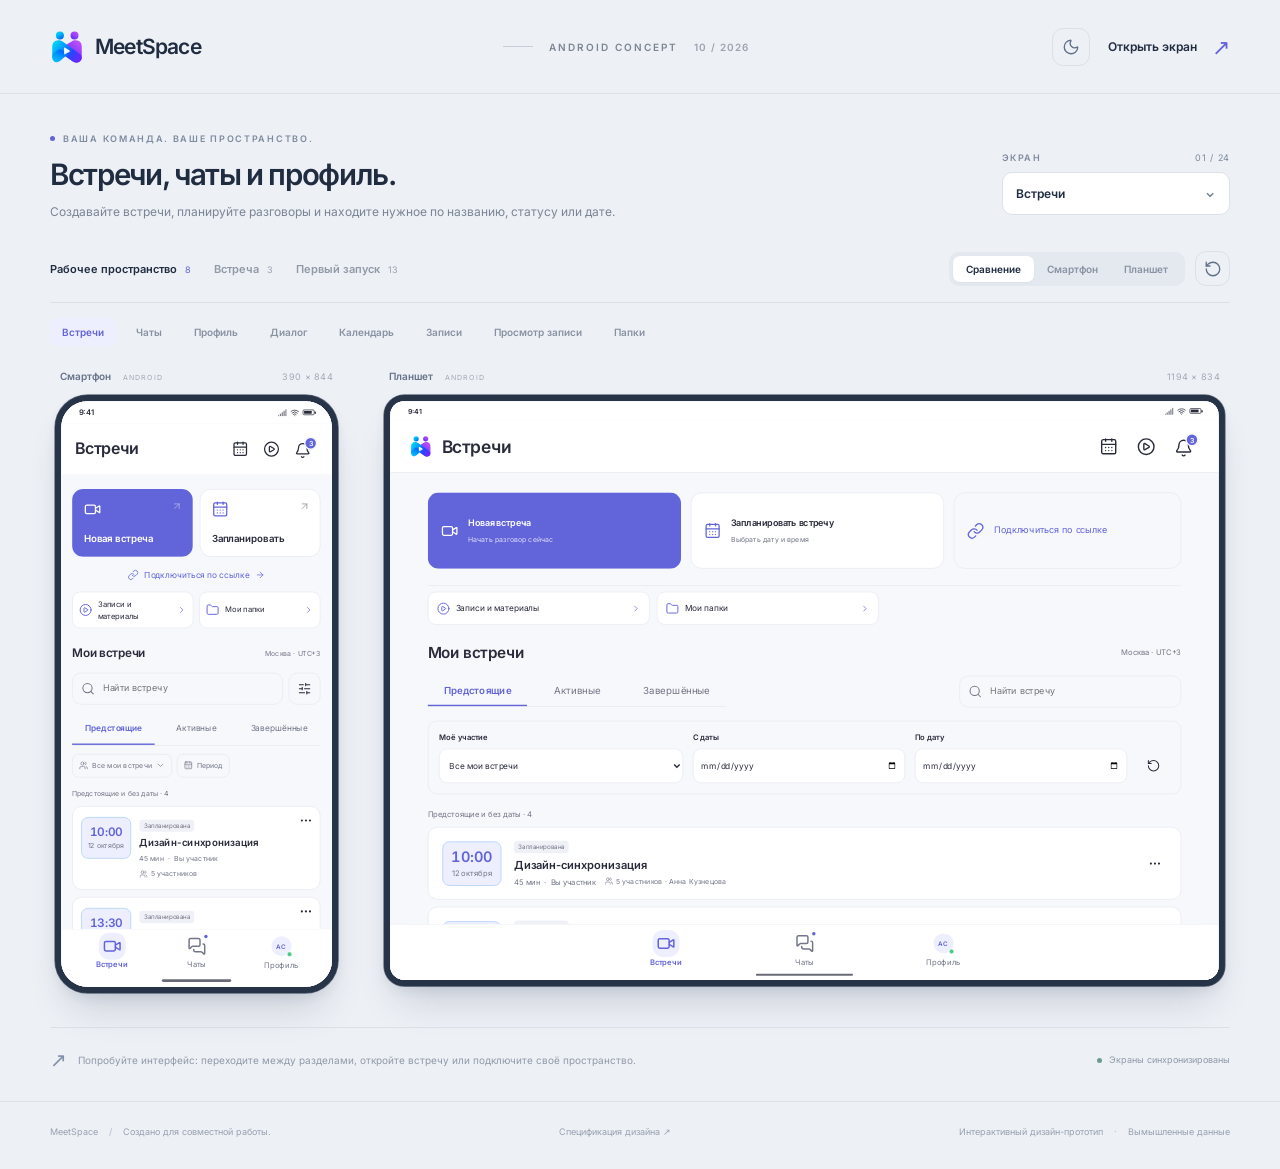
<file: meetspace-refresh-20261016/index.html>
<!doctype html>
<html lang="ru">
  <head>
    <meta charset="utf-8" />
    <meta name="viewport" content="width=device-width, initial-scale=1" />
    <meta name="theme-color" content="#edf0f5" />
    <title>MeetSpace — Android Design Concept</title>
    <link rel="icon" href="assets/brand-mark.svg" type="image/svg+xml" />
    <link rel="stylesheet" href="gallery.css?v=20261016-refresh" />
  </head>
  <body>
    <header class="gallery-header">
      <a
        class="gallery-brand"
        href="index.html"
        aria-label="MeetSpace — главная страница макета"
      >
        <img src="assets/brand-mark.svg" width="34" height="34" alt="" />
        <span>MeetSpace</span>
      </a>
      <div class="gallery-edition">
        <span class="edition-line"></span>ANDROID CONCEPT<span
          class="edition-version"
          >10 / 2026</span
        >
      </div>
      <div class="header-actions">
        <button
          class="icon-button"
          id="theme-toggle"
          aria-label="Включить тёмную тему"
          title="Переключить тему"
        ></button>
        <a
          class="open-screen"
          id="open-screen"
          href="preview.html?rev=call-speaker-rail-v2&screen=meetings"
          target="_blank"
          rel="noopener"
          >Открыть экран <span aria-hidden="true">↗</span></a
        >
      </div>
    </header>

    <main class="gallery-main">
      <section class="intro" aria-label="Текущий экран">
        <div class="intro-copy">
          <div class="eyebrow">
            <span class="blue-dot"></span> ВАША КОМАНДА. ВАШЕ ПРОСТРАНСТВО.
          </div>
          <h1 id="screen-title">Встречи, чаты и профиль.</h1>
          <p id="screen-description">
            Создавайте встречи, планируйте разговоры и находите нужное по
            названию, статусу или дате.
          </p>
        </div>
        <div class="screen-picker">
          <label for="screen-select"
            >ЭКРАН <span id="screen-count">01 / 20</span></label
          >
          <div class="select-wrap">
            <select
              id="screen-select"
              aria-label="Выбрать экран макета"
            ></select>
          </div>
        </div>
      </section>

      <section class="gallery-controls" aria-label="Управление макетом">
        <div class="screen-groups" role="group" aria-label="Группы экранов">
          <button data-group="workspace" class="group-button active">
            Рабочее пространство <span>8</span>
          </button>
          <button data-group="meeting" class="group-button">
            Встреча <span>3</span>
          </button>
          <button data-group="onboarding" class="group-button">
            Первый запуск <span>13</span>
          </button>
        </div>
        <div class="view-controls">
          <div class="device-tabs" role="group" aria-label="Устройства">
            <button data-view="compare" class="active" aria-pressed="true">
              Сравнение
            </button>
            <button data-view="phone" aria-pressed="false">Смартфон</button>
            <button data-view="tablet" aria-pressed="false">Планшет</button>
          </div>
          <button
            class="icon-button rotate-button"
            id="rotate-tablet"
            title="Повернуть планшет"
            aria-label="Повернуть планшет"
            aria-pressed="false"
          ></button>
        </div>
      </section>

      <nav
        class="screen-tabs"
        id="screen-tabs"
        aria-label="Экраны прототипа"
      ></nav>

      <section
        class="device-board"
        id="device-board"
        data-view="compare"
        aria-label="Интерактивные макеты смартфона и планшета"
      >
        <figure class="device-item phone-item">
          <figcaption>
            <span class="device-name">Смартфон <small>ANDROID</small></span
            ><span class="device-resolution" id="phone-resolution"
              >390 × 844</span
            >
          </figcaption>
          <div class="device-stage" id="phone-stage">
            <div class="device-frame phone-frame" id="phone-frame">
              <iframe
                id="phone-preview"
                src="preview.html?rev=call-speaker-rail-v2&screen=meetings&theme=light"
                title="Интерактивный макет MeetSpace для смартфона"
                width="390"
                height="844"
              ></iframe>
            </div>
          </div>
        </figure>
        <figure class="device-item tablet-item">
          <figcaption>
            <span class="device-name">Планшет <small>ANDROID</small></span
            ><span class="device-resolution" id="tablet-resolution"
              >1194 × 834</span
            >
          </figcaption>
          <div class="device-stage" id="tablet-stage">
            <div class="device-frame tablet-frame" id="tablet-frame">
              <iframe
                id="tablet-preview"
                src="preview.html?rev=call-speaker-rail-v2&screen=meetings&theme=light"
                title="Интерактивный макет MeetSpace для планшета"
                width="1194"
                height="834"
              ></iframe>
            </div>
          </div>
        </figure>
      </section>

      <div class="gallery-note">
        <span class="note-symbol" aria-hidden="true">↗</span>
        <p>
          Попробуйте интерфейс: переходите между разделами, откройте встречу или
          подключите своё пространство.
        </p>
        <span class="sync-label"><span></span>Экраны синхронизированы</span>
      </div>
    </main>
    <footer class="gallery-footer">
      <span
        >MeetSpace <span class="footer-separator">/</span> Создано для
        совместной работы.</span
      ><a href="handoff.html" class="handoff-link">Спецификация дизайна ↗</a
      ><span
        >Интерактивный дизайн-прототип
        <span class="footer-separator">·</span> Вымышленные данные</span
      >
    </footer>
    <script src="assets/icons.js"></script>
    <script src="gallery.js?v=20261122-chat-profile-bio"></script>
  </body>
</html>
</file>
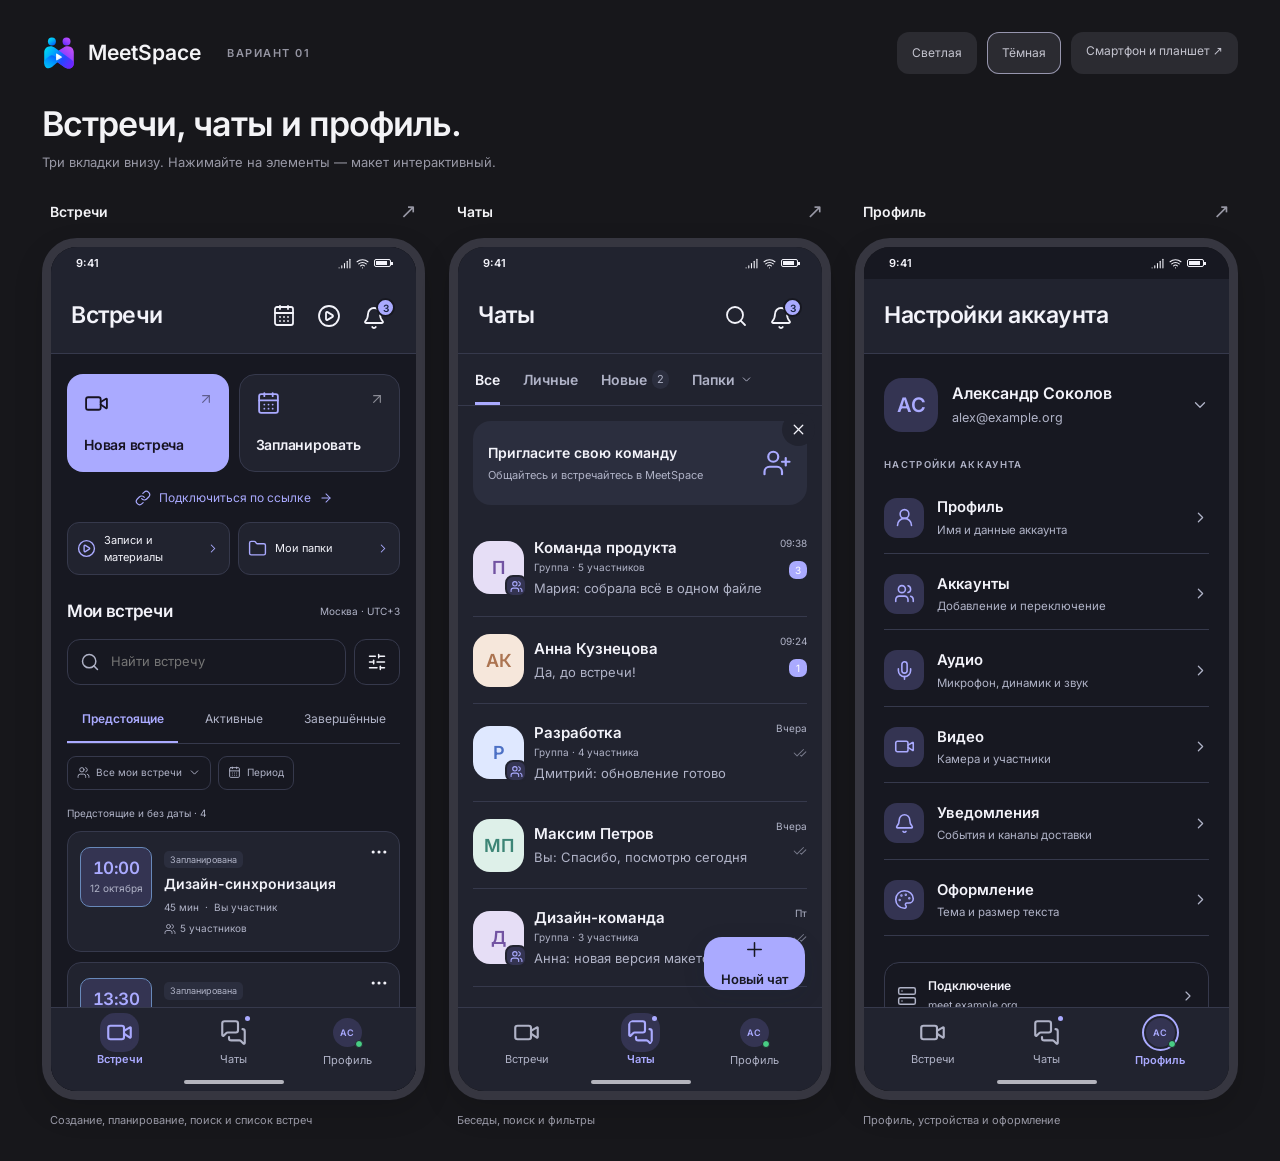
<file: meetspace-refresh-20261016/four-tabs.html>
<!doctype html>
<html lang="ru">
  <head>
    <meta charset="utf-8" />
    <title>MeetSpace — три вкладки</title>
    <script>
      location.replace("three-tabs.html" + location.search);
    </script>
  </head>
  <body>
    <a href="three-tabs.html">Открыть обновлённый макет</a>
  </body>
</html>
</file>
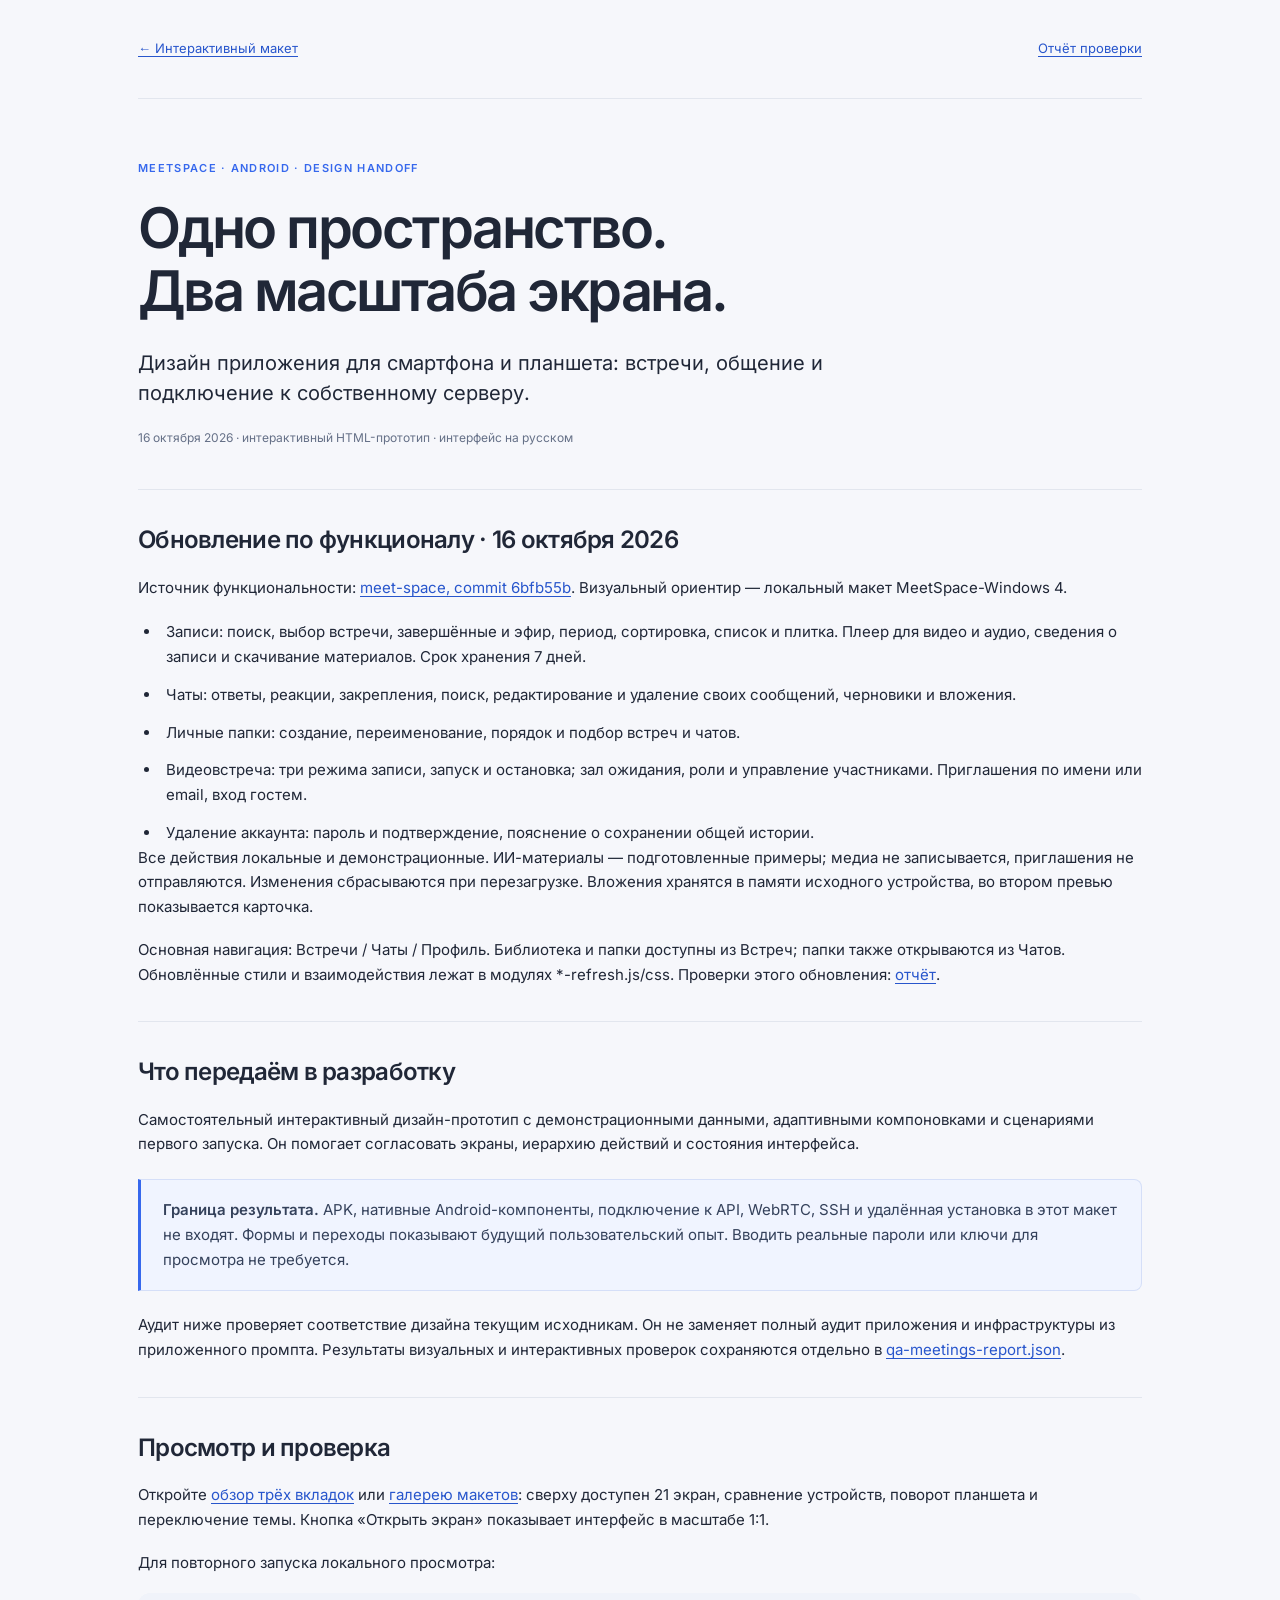
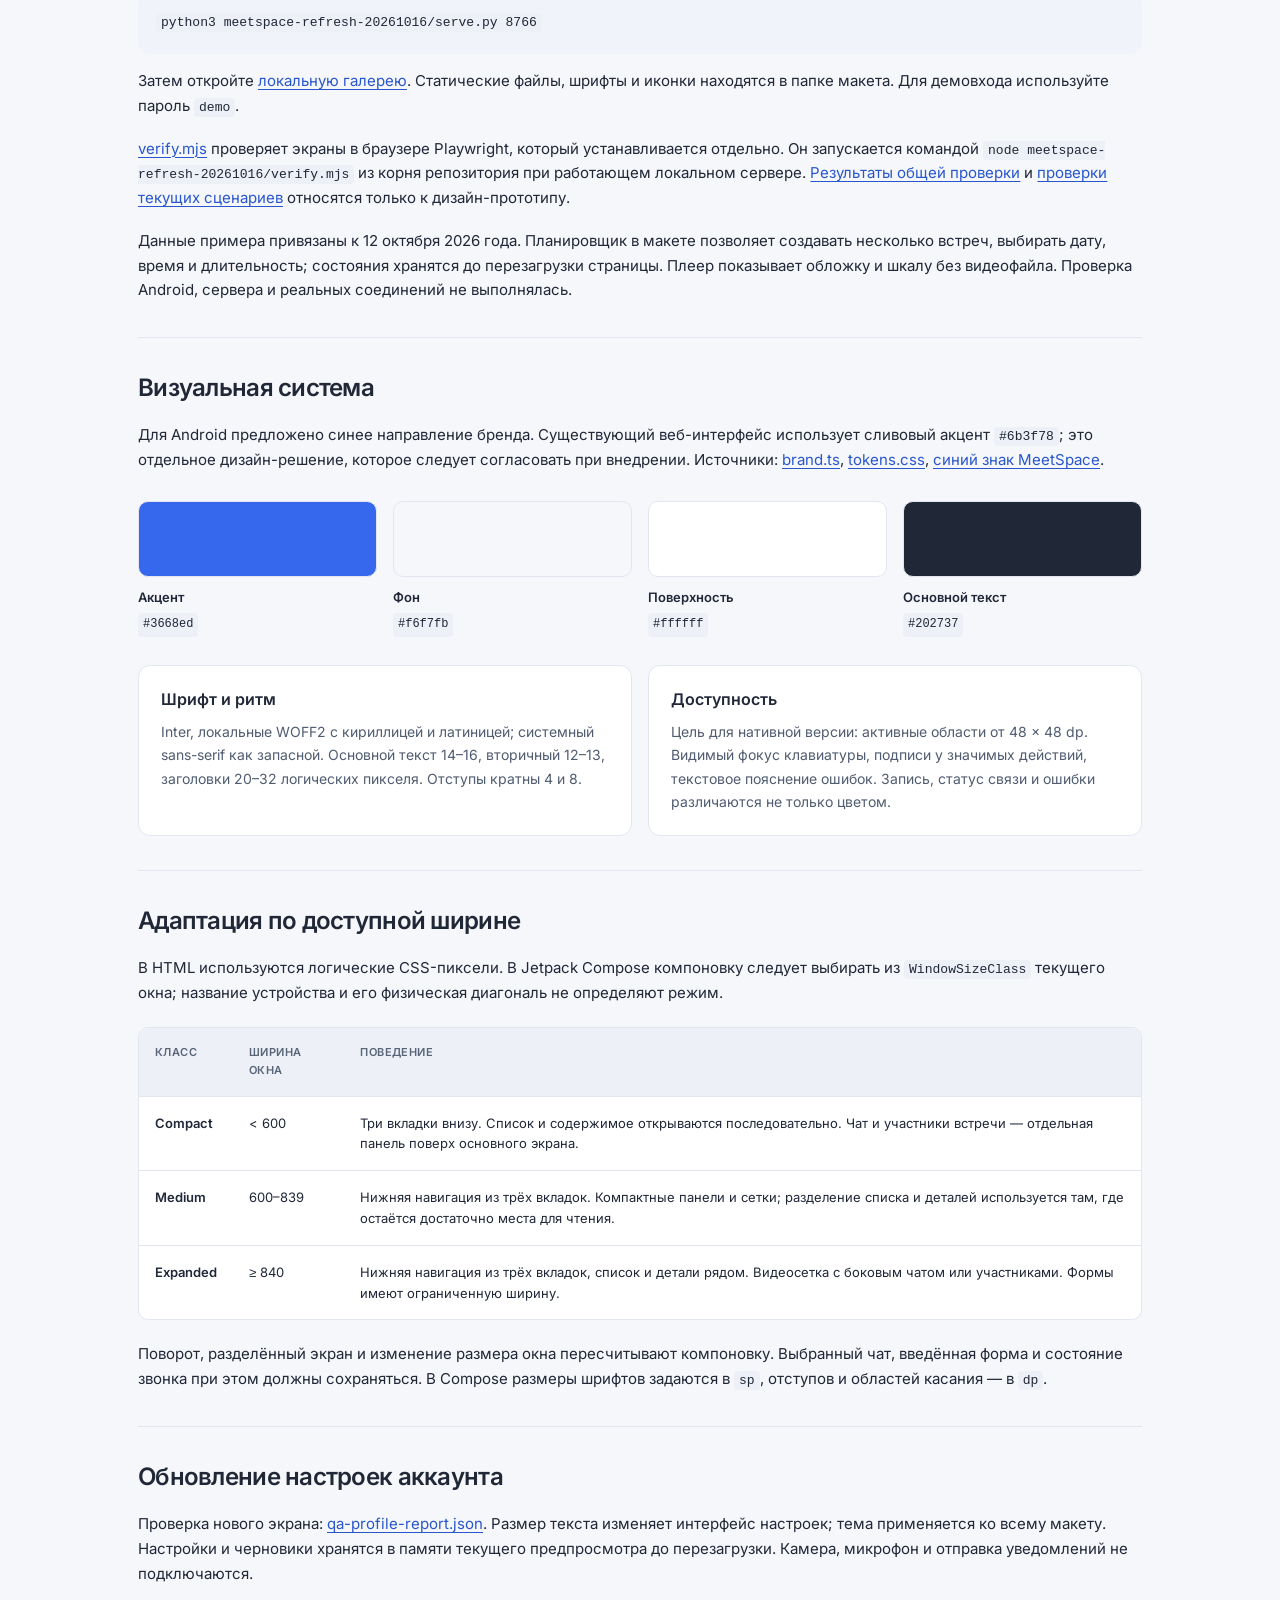
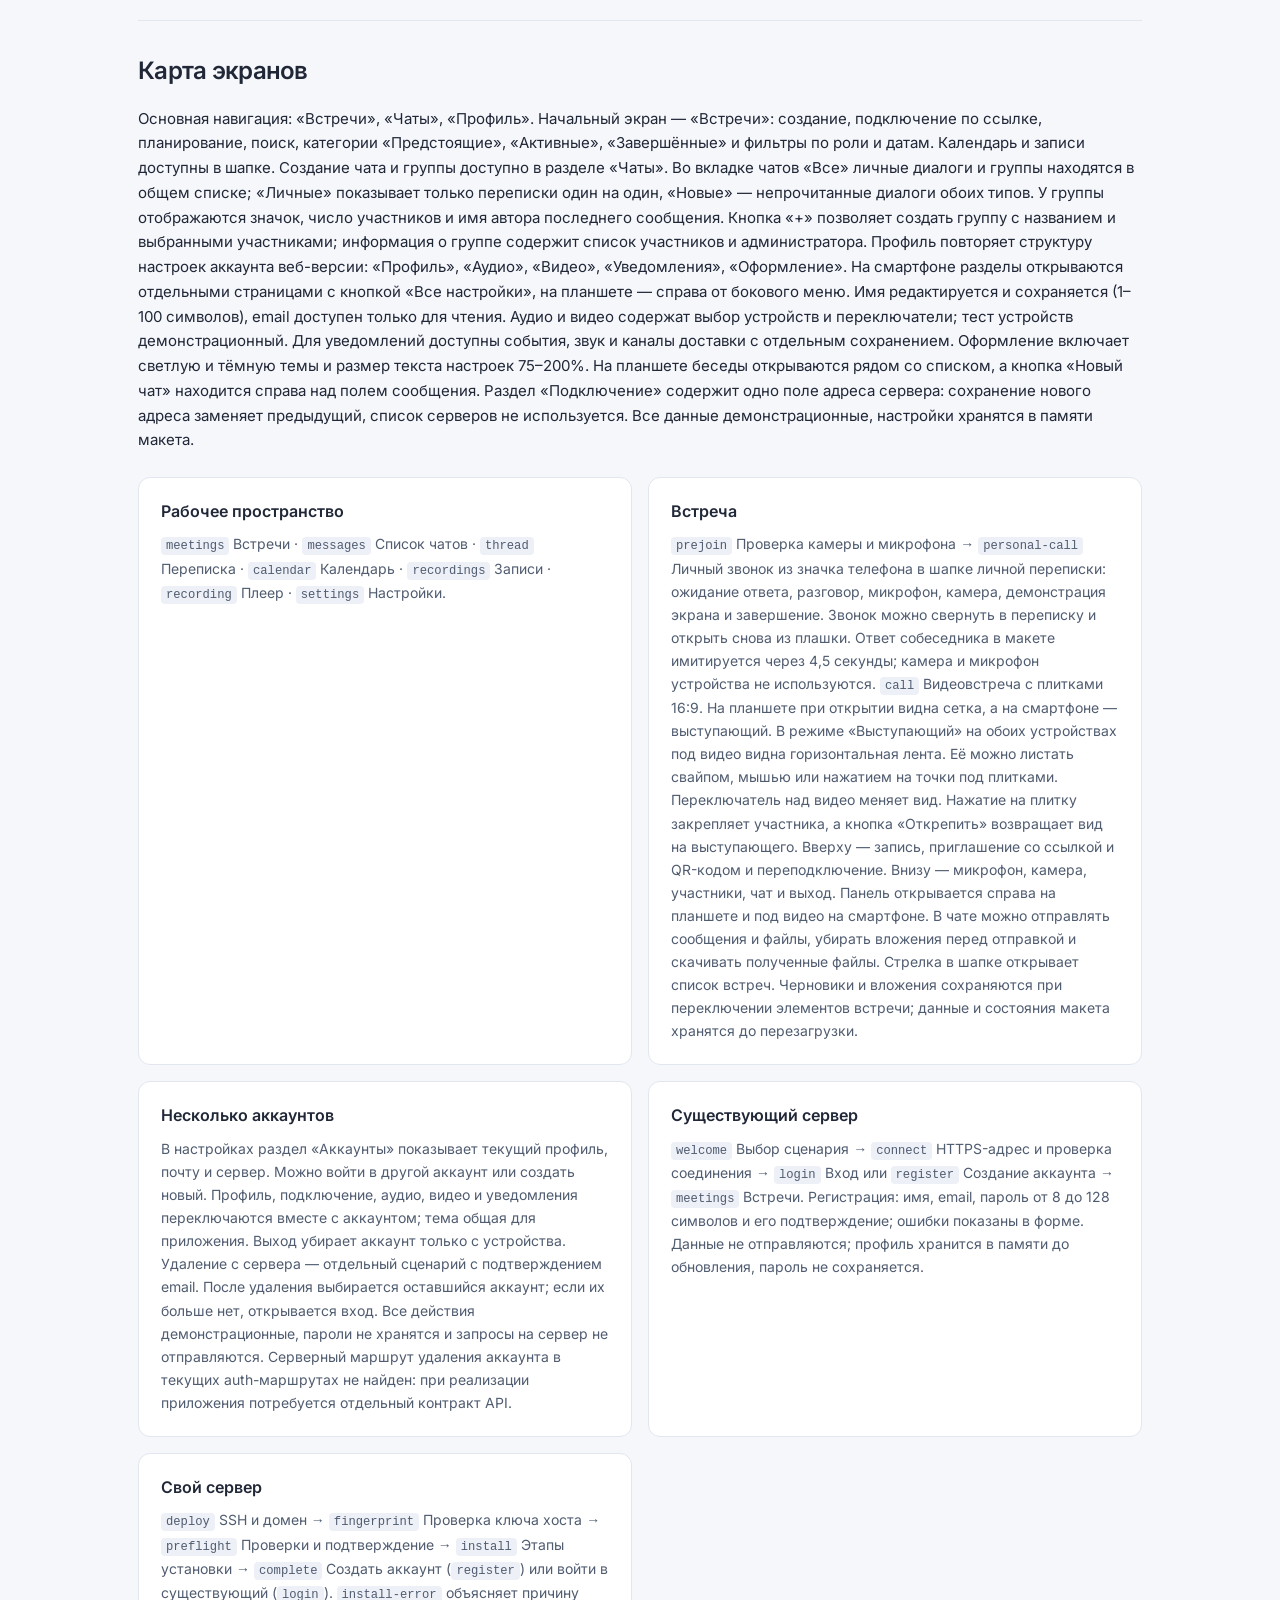
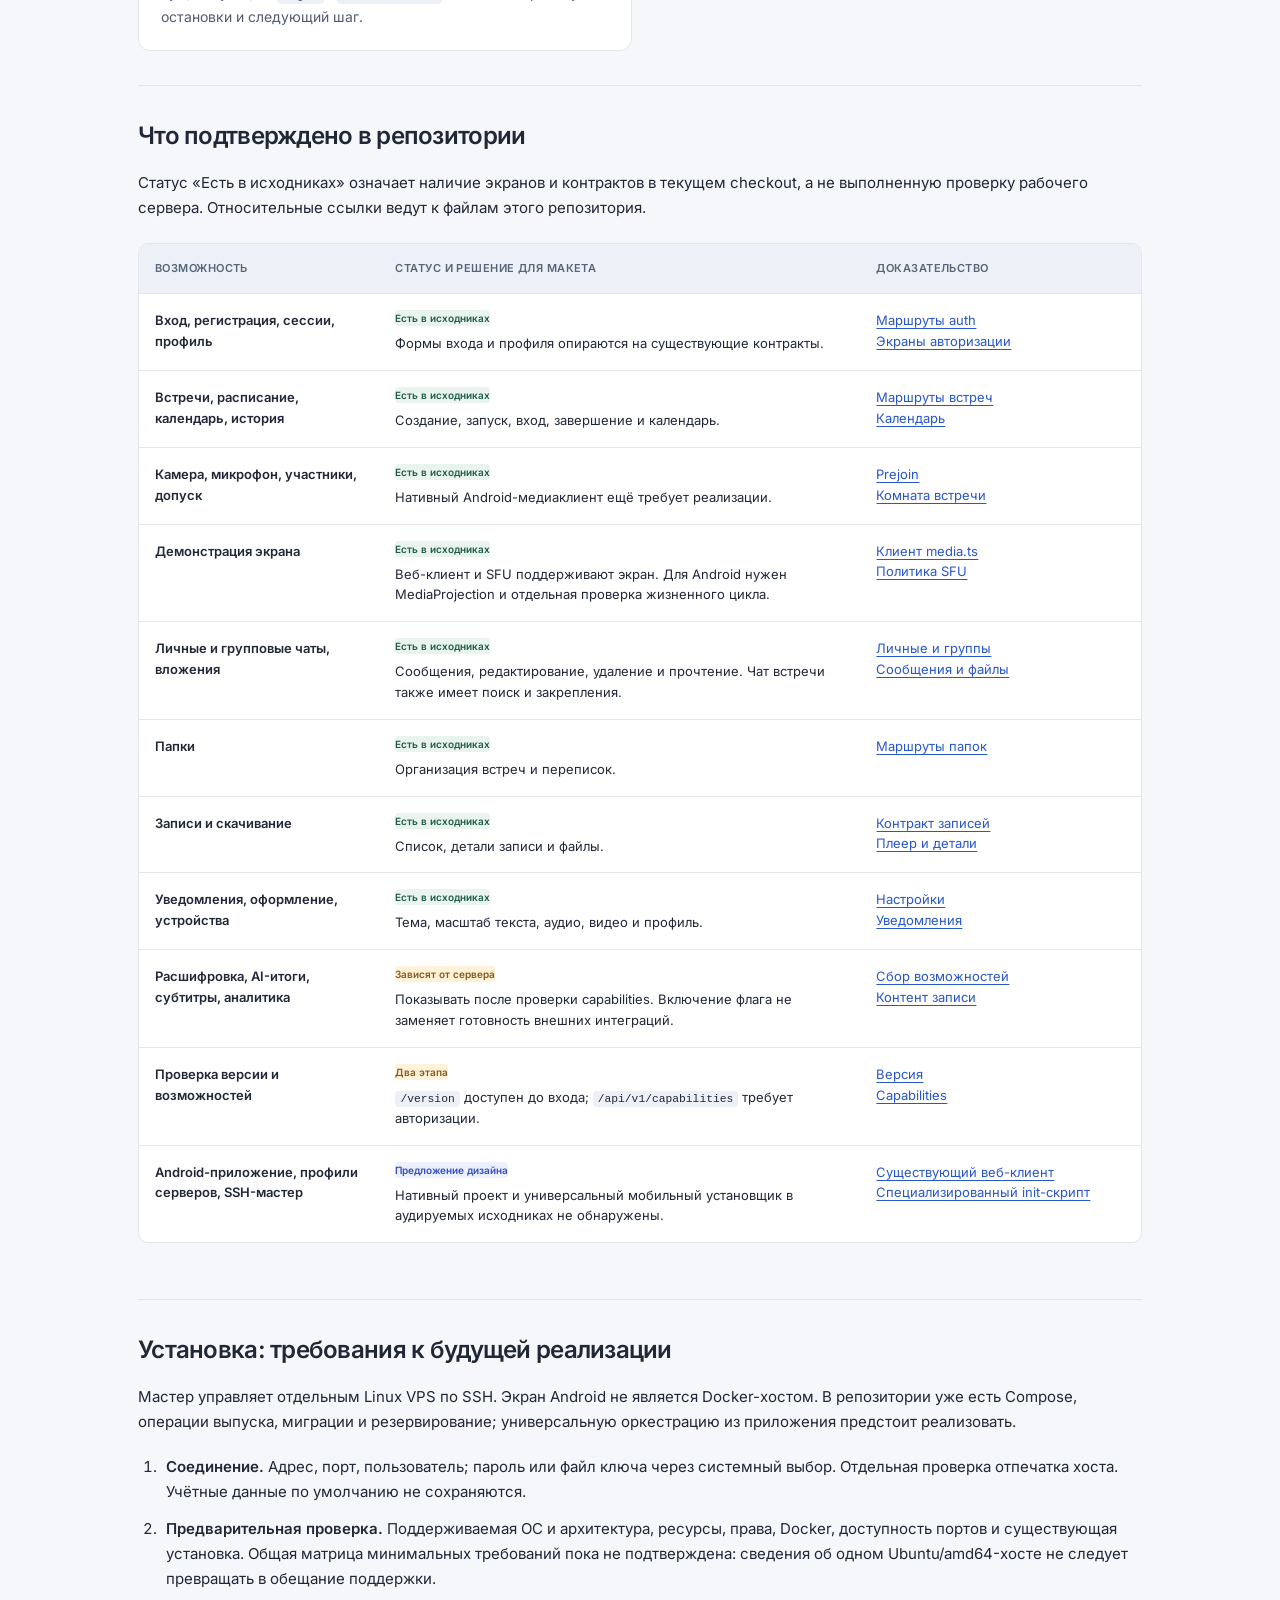
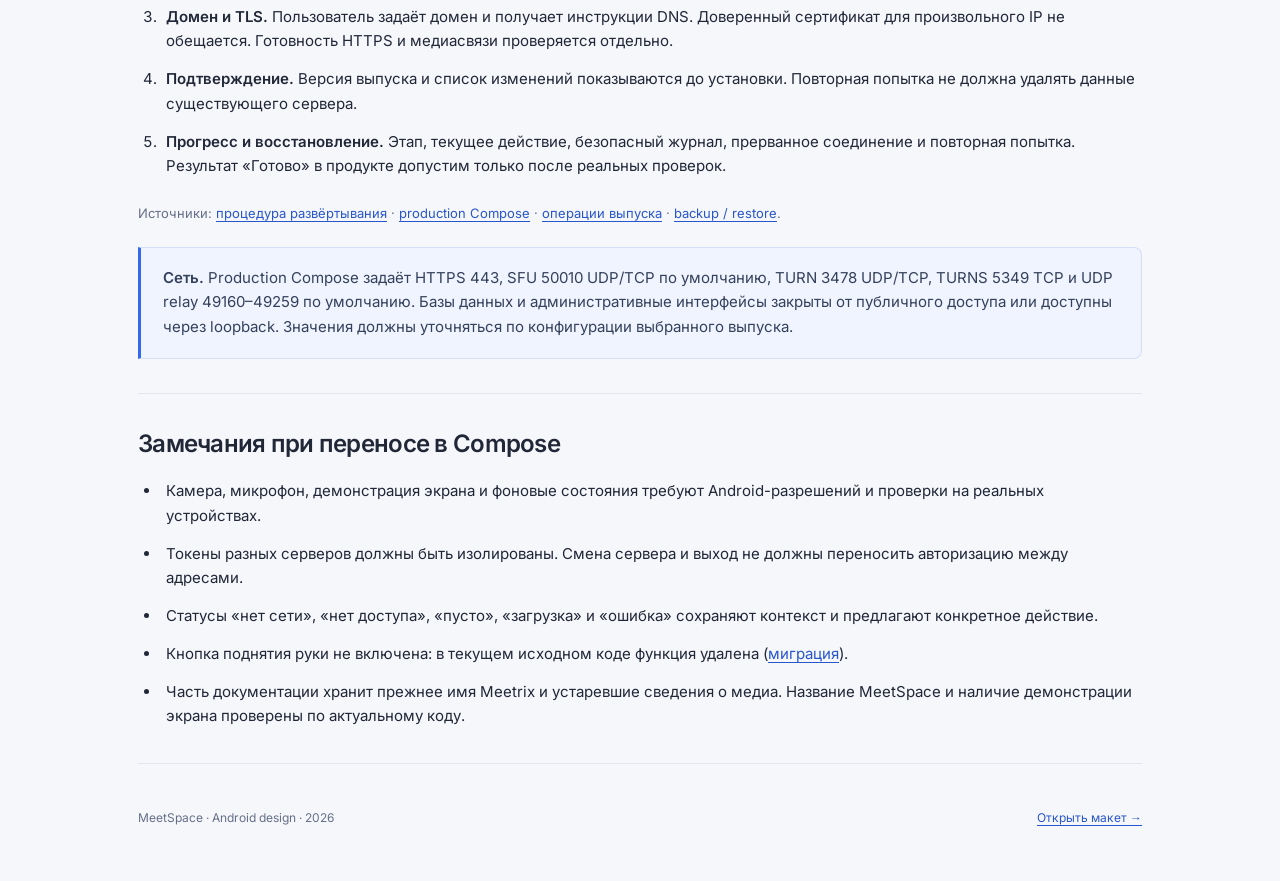
<file: meetspace-refresh-20261016/handoff.html>
<!doctype html>
<html lang="ru">
  <head>
    <meta charset="utf-8" />
    <meta name="viewport" content="width=device-width, initial-scale=1" />
    <meta name="color-scheme" content="light" />
    <title>MeetSpace Android — передача дизайна</title>
    <link rel="stylesheet" href="handoff.css" />
  </head>
  <body>
    <main>
      <nav class="document-nav" aria-label="Документы проекта">
        <a href="index.html">← Интерактивный макет</a>
        <a href="qa-meetings-report.json">Отчёт проверки</a>
      </nav>
      <header>
        <p class="eyebrow">MEETSPACE · ANDROID · DESIGN HANDOFF</p>
        <h1>Одно пространство.<br />Два масштаба экрана.</h1>
        <p class="lead">
          Дизайн приложения для смартфона и планшета: встречи, общение и
          подключение к собственному серверу.
        </p>
        <p class="meta">
          16 октября 2026 · интерактивный HTML-прототип · интерфейс на русском
        </p>
      </header>

      <section aria-labelledby="refresh-20261016">
        <h2 id="refresh-20261016">Обновление по функционалу · 16 октября 2026</h2>
        <p>Источник функциональности: <a href="https://github.com/janickiy/meet-space/tree/6bfb55bb6af4e6179f59c306f1632a5b590c1d32">meet-space, commit 6bfb55b</a>. Визуальный ориентир — локальный макет MeetSpace-Windows 4.</p>
        <ul><li>Записи: поиск, выбор встречи, завершённые и эфир, период, сортировка, список и плитка. Плеер для видео и аудио, сведения о записи и скачивание материалов. Срок хранения 7 дней.</li>
        <li>Чаты: ответы, реакции, закрепления, поиск, редактирование и удаление своих сообщений, черновики и вложения.</li>
        <li>Личные папки: создание, переименование, порядок и подбор встреч и чатов.</li>
        <li>Видеовстреча: три режима записи, запуск и остановка; зал ожидания, роли и управление участниками. Приглашения по имени или email, вход гостем.</li>
        <li>Удаление аккаунта: пароль и подтверждение, пояснение о сохранении общей истории.</li></ul>
        <p>Все действия локальные и демонстрационные. ИИ-материалы — подготовленные примеры; медиа не записывается, приглашения не отправляются. Изменения сбрасываются при перезагрузке. Вложения хранятся в памяти исходного устройства, во втором превью показывается карточка.</p>
        <p>Основная навигация: Встречи / Чаты / Профиль. Библиотека и папки доступны из Встреч; папки также открываются из Чатов. Обновлённые стили и взаимодействия лежат в модулях *-refresh.js/css. Проверки этого обновления: <a href="qa-refresh-report.json">отчёт</a>.</p>
      </section>
      <section aria-labelledby="scope">
        <h2 id="scope">Что передаём в разработку</h2>
        <p>
          Самостоятельный интерактивный дизайн-прототип с демонстрационными
          данными, адаптивными компоновками и сценариями первого запуска. Он
          помогает согласовать экраны, иерархию действий и состояния интерфейса.
        </p>
        <div class="note">
          <strong>Граница результата.</strong> APK, нативные Android-компоненты,
          подключение к API, WebRTC, SSH и удалённая установка в этот макет не
          входят. Формы и переходы показывают будущий пользовательский опыт.
          Вводить реальные пароли или ключи для просмотра не требуется.
        </div>
        <p>
          Аудит ниже проверяет соответствие дизайна текущим исходникам. Он не
          заменяет полный аудит приложения и инфраструктуры из приложенного
          промпта. Результаты визуальных и интерактивных проверок сохраняются
          отдельно в
          <a href="qa-meetings-report.json">qa-meetings-report.json</a>.
        </p>
      </section>

      <section aria-labelledby="open">
        <h2 id="open">Просмотр и проверка</h2>
        <p>
          Откройте <a href="three-tabs.html">обзор трёх вкладок</a> или
          <a href="index.html">галерею макетов</a>: сверху доступен 21 экран,
          сравнение устройств, поворот планшета и переключение темы. Кнопка
          «Открыть экран» показывает интерфейс в масштабе 1:1.
        </p>
        <p>Для повторного запуска локального просмотра:</p>
        <pre
          style="
            overflow: auto;
            padding: 18px;
            background: #f0f3fa;
            border-radius: 12px;
          "
        ><code>python3 meetspace-refresh-20261016/serve.py 8766</code></pre>
        <p>
          Затем откройте <a href="http://127.0.0.1:8766/">локальную галерею</a>.
          Статические файлы, шрифты и иконки находятся в папке макета. Для
          демовхода используйте пароль <code>demo</code>.
        </p>
        <p>
          <a href="verify.mjs">verify.mjs</a> проверяет экраны в браузере
          Playwright, который устанавливается отдельно. Он запускается командой
          <code>node meetspace-refresh-20261016/verify.mjs</code> из
          корня репозитория при работающем локальном сервере.
          <a href="qa-meetings-report.json">Результаты общей проверки</a> и
          <a href="qa-meetings-report.json">проверки текущих сценариев</a>
          относятся только к дизайн-прототипу.
        </p>
        <p>
          Данные примера привязаны к 12 октября 2026 года. Планировщик в макете
          позволяет создавать несколько встреч, выбирать дату, время и
          длительность; состояния хранятся до перезагрузки страницы. Плеер
          показывает обложку и шкалу без видеофайла. Проверка Android, сервера и
          реальных соединений не выполнялась.
        </p>
      </section>

      <section aria-labelledby="system">
        <h2 id="system">Визуальная система</h2>
        <p>
          Для Android предложено синее направление бренда. Существующий
          веб-интерфейс использует сливовый акцент <code>#6b3f78</code>; это
          отдельное дизайн-решение, которое следует согласовать при внедрении.
          Источники: <a href="https://github.com/janickiy/meet-space/blob/6bfb55bb6af4e6179f59c306f1632a5b590c1d32/frontend/src/brand.ts">brand.ts</a>,
          <a href="https://github.com/janickiy/meet-space/blob/6bfb55bb6af4e6179f59c306f1632a5b590c1d32/frontend/src/tokens.css">tokens.css</a>,
          <a href="https://github.com/janickiy/meet-space/blob/6bfb55bb6af4e6179f59c306f1632a5b590c1d32/frontend/public/branding/meetspace-app-blue.svg"
            >синий знак MeetSpace</a
          >.
        </p>
        <div class="swatches" aria-label="Основная палитра">
          <div>
            <span style="--swatch: #3668ed"></span><strong>Акцент</strong
            ><code>#3668ed</code>
          </div>
          <div>
            <span style="--swatch: #f6f7fb"></span><strong>Фон</strong
            ><code>#f6f7fb</code>
          </div>
          <div>
            <span style="--swatch: #ffffff"></span><strong>Поверхность</strong
            ><code>#ffffff</code>
          </div>
          <div>
            <span style="--swatch: #202737"></span
            ><strong>Основной текст</strong><code>#202737</code>
          </div>
        </div>
        <div class="grid two">
          <article>
            <h3>Шрифт и ритм</h3>
            <p>
              Inter, локальные WOFF2 с кириллицей и латиницей; системный
              sans-serif как запасной. Основной текст 14–16, вторичный 12–13,
              заголовки 20–32 логических пикселя. Отступы кратны 4 и 8.
            </p>
          </article>
          <article>
            <h3>Доступность</h3>
            <p>
              Цель для нативной версии: активные области от 48 × 48 dp. Видимый
              фокус клавиатуры, подписи у значимых действий, текстовое пояснение
              ошибок. Запись, статус связи и ошибки различаются не только
              цветом.
            </p>
          </article>
        </div>
      </section>

      <section aria-labelledby="adaptive">
        <h2 id="adaptive">Адаптация по доступной ширине</h2>
        <p>
          В HTML используются логические CSS-пиксели. В Jetpack Compose
          компоновку следует выбирать из <code>WindowSizeClass</code> текущего
          окна; название устройства и его физическая диагональ не определяют
          режим.
        </p>
        <div class="table-scroll">
          <table>
            <thead>
              <tr>
                <th>Класс</th>
                <th>Ширина окна</th>
                <th>Поведение</th>
              </tr>
            </thead>
            <tbody>
              <tr>
                <th>Compact</th>
                <td>&lt; 600</td>
                <td>
                  Три вкладки внизу. Список и содержимое открываются
                  последовательно. Чат и участники встречи — отдельная панель
                  поверх основного экрана.
                </td>
              </tr>
              <tr>
                <th>Medium</th>
                <td>600–839</td>
                <td>
                  Нижняя навигация из трёх вкладок. Компактные панели и сетки;
                  разделение списка и деталей используется там, где остаётся
                  достаточно места для чтения.
                </td>
              </tr>
              <tr>
                <th>Expanded</th>
                <td>≥ 840</td>
                <td>
                  Нижняя навигация из трёх вкладок, список и детали рядом.
                  Видеосетка с боковым чатом или участниками. Формы имеют
                  ограниченную ширину.
                </td>
              </tr>
            </tbody>
          </table>
        </div>
        <p>
          Поворот, разделённый экран и изменение размера окна пересчитывают
          компоновку. Выбранный чат, введённая форма и состояние звонка при этом
          должны сохраняться. В Compose размеры шрифтов задаются в
          <code>sp</code>, отступов и областей касания — в <code>dp</code>.
        </p>
      </section>

      <section aria-labelledby="account-qa"><h2 id="account-qa">Обновление настроек аккаунта</h2><p>Проверка нового экрана: <a href="qa-profile-report.json">qa-profile-report.json</a>. Размер текста изменяет интерфейс настроек; тема применяется ко всему макету. Настройки и черновики хранятся в памяти текущего предпросмотра до перезагрузки. Камера, микрофон и отправка уведомлений не подключаются.</p></section>

      <section aria-labelledby="screens">
        <h2 id="screens">Карта экранов</h2>
        <p>
          Основная навигация: «Встречи», «Чаты», «Профиль». Начальный экран —
          «Встречи»: создание, подключение по ссылке, планирование, поиск,
          категории «Предстоящие», «Активные», «Завершённые» и фильтры по роли и
          датам. Календарь и записи доступны в шапке. Создание чата и группы
          доступно в разделе «Чаты». Во вкладке чатов «Все» личные диалоги и
          группы находятся в общем списке; «Личные» показывает только переписки
          один на один, «Новые» — непрочитанные диалоги обоих типов. У группы
          отображаются значок, число участников и имя автора последнего
          сообщения. Кнопка «+» позволяет создать группу с названием и
          выбранными участниками; информация о группе содержит список участников
          и администратора. Профиль повторяет структуру настроек аккаунта веб-версии: «Профиль», «Аудио», «Видео», «Уведомления», «Оформление». На смартфоне разделы открываются отдельными страницами с кнопкой «Все настройки», на планшете — справа от бокового меню. Имя редактируется и сохраняется (1–100 символов), email доступен только для чтения. Аудио и видео содержат выбор устройств и переключатели; тест устройств демонстрационный. Для уведомлений доступны события, звук и каналы доставки с отдельным сохранением. Оформление включает светлую и тёмную темы и размер текста настроек 75–200%. На
          планшете беседы открываются рядом со списком, а кнопка «Новый чат» находится справа над полем сообщения. Раздел «Подключение» содержит одно поле адреса сервера: сохранение нового адреса заменяет предыдущий, список серверов не используется. Все данные
          демонстрационные, настройки хранятся в памяти макета.
        </p>
        <div class="grid two">
          <article>
            <h3>Рабочее пространство</h3>
            <p>
              <code>meetings</code> Встречи · <code>messages</code> Список чатов
              · <code>thread</code> Переписка · <code>calendar</code> Календарь
              · <code>recordings</code> Записи · <code>recording</code> Плеер ·
              <code>settings</code> Настройки.
            </p>
          </article>
          <article>
            <h3>Встреча</h3>
            <p>
              <code>prejoin</code> Проверка камеры и микрофона →
              <code>personal-call</code> Личный звонок из значка телефона в
              шапке личной переписки: ожидание ответа, разговор, микрофон,
              камера, демонстрация экрана и завершение. Звонок можно свернуть в переписку
              и открыть снова из плашки. Ответ собеседника в макете имитируется
              через 4,5 секунды; камера и микрофон устройства не используются.
              <code>call</code> Видеовстреча с плитками 16:9. На планшете при открытии
              видна сетка, а на смартфоне — выступающий. В режиме «Выступающий»
              на обоих устройствах под видео видна горизонтальная лента. Её можно
              листать свайпом, мышью или нажатием на точки под плитками.
              Переключатель над видео меняет вид. Нажатие на плитку закрепляет участника,
              а кнопка «Открепить» возвращает вид на выступающего. Вверху — запись,
              приглашение со ссылкой и QR-кодом и переподключение. Внизу — микрофон,
              камера, участники, чат и выход.
              Панель открывается справа на планшете и под видео на смартфоне.
              В чате можно отправлять сообщения и файлы, убирать вложения
              перед отправкой и скачивать полученные файлы.
              Стрелка в шапке открывает список встреч.
              Черновики и вложения сохраняются при переключении элементов
              встречи; данные и состояния макета хранятся до перезагрузки.
            </p>
          </article>
          <article>
            <h3>Несколько аккаунтов</h3>
            <p>В настройках раздел «Аккаунты» показывает текущий профиль, почту и сервер.
              Можно войти в другой аккаунт или создать новый. Профиль, подключение,
              аудио, видео и уведомления переключаются вместе с аккаунтом; тема общая для приложения.
              Выход убирает аккаунт только с устройства. Удаление с сервера — отдельный
              сценарий с подтверждением email. После удаления выбирается оставшийся
              аккаунт; если их больше нет, открывается вход. Все действия демонстрационные,
              пароли не хранятся и запросы на сервер не отправляются.
              Серверный маршрут удаления аккаунта в текущих auth-маршрутах не найден:
              при реализации приложения потребуется отдельный контракт API.</p>
          </article>
          <article>
            <h3>Существующий сервер</h3>
            <p>
              <code>welcome</code> Выбор сценария →
              <code>connect</code> HTTPS-адрес и проверка соединения →
              <code>login</code> Вход или <code>register</code> Создание аккаунта →
              <code>meetings</code> Встречи. Регистрация: имя, email, пароль
              от 8 до 128 символов и его подтверждение; ошибки показаны в форме.
              Данные не отправляются; профиль хранится в памяти до обновления, пароль не сохраняется.
            </p>
          </article>
          <article>
            <h3>Свой сервер</h3>
            <p>
              <code>deploy</code> SSH и домен →
              <code>fingerprint</code> Проверка ключа хоста →
              <code>preflight</code> Проверки и подтверждение →
              <code>install</code> Этапы установки →
              <code>complete</code> Создать аккаунт (<code>register</code>)
              или войти в существующий (<code>login</code>).
              <code>install-error</code> объясняет причину остановки и следующий
              шаг.
            </p>
          </article>
        </div>
      </section>

      <section aria-labelledby="audit">
        <h2 id="audit">Что подтверждено в репозитории</h2>
        <p>
          Статус «Есть в исходниках» означает наличие экранов и контрактов в
          текущем checkout, а не выполненную проверку рабочего сервера.
          Относительные ссылки ведут к файлам этого репозитория.
        </p>
        <div class="table-scroll">
          <table class="audit">
            <thead>
              <tr>
                <th>Возможность</th>
                <th>Статус и решение для макета</th>
                <th>Доказательство</th>
              </tr>
            </thead>
            <tbody>
              <tr>
                <th>Вход, регистрация, сессии, профиль</th>
                <td>
                  <span class="status">Есть в исходниках</span>Формы входа и
                  профиля опираются на существующие контракты.
                </td>
                <td>
                  <a href="https://github.com/janickiy/meet-space/blob/6bfb55bb6af4e6179f59c306f1632a5b590c1d32/internal/transport/http/platform_routes.go"
                    >Маршруты auth</a
                  ><br /><a href="https://github.com/janickiy/meet-space/blob/6bfb55bb6af4e6179f59c306f1632a5b590c1d32/frontend/src/pages/AuthPages.tsx"
                    >Экраны авторизации</a
                  >
                </td>
              </tr>
              <tr>
                <th>Встречи, расписание, календарь, история</th>
                <td>
                  <span class="status">Есть в исходниках</span>Создание, запуск,
                  вход, завершение и календарь.
                </td>
                <td>
                  <a href="https://github.com/janickiy/meet-space/blob/6bfb55bb6af4e6179f59c306f1632a5b590c1d32/internal/transport/http/platform_routes.go"
                    >Маршруты встреч</a
                  ><br /><a href="https://github.com/janickiy/meet-space/blob/6bfb55bb6af4e6179f59c306f1632a5b590c1d32/frontend/src/pages/CalendarPage.tsx"
                    >Календарь</a
                  >
                </td>
              </tr>
              <tr>
                <th>Камера, микрофон, участники, допуск</th>
                <td>
                  <span class="status">Есть в исходниках</span>Нативный
                  Android-медиаклиент ещё требует реализации.
                </td>
                <td>
                  <a href="https://github.com/janickiy/meet-space/blob/6bfb55bb6af4e6179f59c306f1632a5b590c1d32/frontend/src/pages/PreJoinPage.tsx">Prejoin</a
                  ><br /><a
                    href="https://github.com/janickiy/meet-space/blob/6bfb55bb6af4e6179f59c306f1632a5b590c1d32/frontend/src/components/conference/ActiveConferenceRoom.tsx"
                    >Комната встречи</a
                  >
                </td>
              </tr>
              <tr>
                <th>Демонстрация экрана</th>
                <td>
                  <span class="status">Есть в исходниках</span>Веб-клиент и SFU
                  поддерживают экран. Для Android нужен MediaProjection и
                  отдельная проверка жизненного цикла.
                </td>
                <td>
                  <a href="https://github.com/janickiy/meet-space/blob/6bfb55bb6af4e6179f59c306f1632a5b590c1d32/frontend/src/media.ts">Клиент media.ts</a
                  ><br /><a href="https://github.com/janickiy/meet-space/blob/6bfb55bb6af4e6179f59c306f1632a5b590c1d32/internal/infrastructure/sfu/policy.go"
                    >Политика SFU</a
                  >
                </td>
              </tr>
              <tr>
                <th>Личные и групповые чаты, вложения</th>
                <td>
                  <span class="status">Есть в исходниках</span>Сообщения,
                  редактирование, удаление и прочтение. Чат встречи также имеет
                  поиск и закрепления.
                </td>
                <td>
                  <a href="https://github.com/janickiy/meet-space/blob/6bfb55bb6af4e6179f59c306f1632a5b590c1d32/internal/transport/http/personal_routes.go"
                    >Личные и группы</a
                  ><br /><a href="https://github.com/janickiy/meet-space/blob/6bfb55bb6af4e6179f59c306f1632a5b590c1d32/internal/transport/http/chat_routes.go"
                    >Сообщения и файлы</a
                  >
                </td>
              </tr>
              <tr>
                <th>Папки</th>
                <td>
                  <span class="status">Есть в исходниках</span>Организация
                  встреч и переписок.
                </td>
                <td>
                  <a href="https://github.com/janickiy/meet-space/blob/6bfb55bb6af4e6179f59c306f1632a5b590c1d32/internal/transport/http/folder_routes.go"
                    >Маршруты папок</a
                  >
                </td>
              </tr>
              <tr>
                <th>Записи и скачивание</th>
                <td>
                  <span class="status">Есть в исходниках</span>Список, детали
                  записи и файлы.
                </td>
                <td>
                  <a
                    href="https://github.com/janickiy/meet-space/blob/6bfb55bb6af4e6179f59c306f1632a5b590c1d32/internal/transport/http/conference_recording_routes.go"
                    >Контракт записей</a
                  ><br /><a
                    href="https://github.com/janickiy/meet-space/blob/6bfb55bb6af4e6179f59c306f1632a5b590c1d32/frontend/src/pages/RecordingDetailPage.tsx"
                    >Плеер и детали</a
                  >
                </td>
              </tr>
              <tr>
                <th>Уведомления, оформление, устройства</th>
                <td>
                  <span class="status">Есть в исходниках</span>Тема, масштаб
                  текста, аудио, видео и профиль.
                </td>
                <td>
                  <a href="https://github.com/janickiy/meet-space/blob/6bfb55bb6af4e6179f59c306f1632a5b590c1d32/frontend/src/pages/AccountPages.tsx"
                    >Настройки</a
                  ><br /><a
                    href="https://github.com/janickiy/meet-space/blob/6bfb55bb6af4e6179f59c306f1632a5b590c1d32/internal/transport/http/notification_routes.go"
                    >Уведомления</a
                  >
                </td>
              </tr>
              <tr>
                <th>Расшифровка, AI-итоги, субтитры, аналитика</th>
                <td>
                  <span class="status optional">Зависят от сервера</span
                  >Показывать после проверки capabilities. Включение флага не
                  заменяет готовность внешних интеграций.
                </td>
                <td>
                  <a href="https://github.com/janickiy/meet-space/blob/6bfb55bb6af4e6179f59c306f1632a5b590c1d32/internal/usecase/platform/service.go"
                    >Сбор возможностей</a
                  ><br /><a
                    href="https://github.com/janickiy/meet-space/blob/6bfb55bb6af4e6179f59c306f1632a5b590c1d32/internal/transport/http/content_routes.go"
                    >Контент записи</a
                  >
                </td>
              </tr>
              <tr>
                <th>Проверка версии и возможностей</th>
                <td>
                  <span class="status optional">Два этапа</span
                  ><code>/version</code> доступен до входа;
                  <code>/api/v1/capabilities</code> требует авторизации.
                </td>
                <td>
                  <a href="https://github.com/janickiy/meet-space/blob/6bfb55bb6af4e6179f59c306f1632a5b590c1d32/internal/operations/runtime.go">Версия</a
                  ><br /><a
                    href="https://github.com/janickiy/meet-space/blob/6bfb55bb6af4e6179f59c306f1632a5b590c1d32/internal/transport/http/platform_status_routes.go"
                    >Capabilities</a
                  >
                </td>
              </tr>
              <tr>
                <th>Android-приложение, профили серверов, SSH-мастер</th>
                <td>
                  <span class="status concept">Предложение дизайна</span
                  >Нативный проект и универсальный мобильный установщик в
                  аудируемых исходниках не обнаружены.
                </td>
                <td>
                  <a href="https://github.com/janickiy/meet-space/blob/6bfb55bb6af4e6179f59c306f1632a5b590c1d32/frontend/src/App.tsx"
                    >Существующий веб-клиент</a
                  ><br /><a href="https://github.com/janickiy/meet-space/blob/6bfb55bb6af4e6179f59c306f1632a5b590c1d32/scripts/release/init-meeting-host.sh"
                    >Специализированный init-скрипт</a
                  >
                </td>
              </tr>
            </tbody>
          </table>
        </div>
      </section>

      <section aria-labelledby="installer">
        <h2 id="installer">Установка: требования к будущей реализации</h2>
        <p>
          Мастер управляет отдельным Linux VPS по SSH. Экран Android не является
          Docker-хостом. В репозитории уже есть Compose, операции выпуска,
          миграции и резервирование; универсальную оркестрацию из приложения
          предстоит реализовать.
        </p>
        <ol>
          <li>
            <strong>Соединение.</strong> Адрес, порт, пользователь; пароль или
            файл ключа через системный выбор. Отдельная проверка отпечатка
            хоста. Учётные данные по умолчанию не сохраняются.
          </li>
          <li>
            <strong>Предварительная проверка.</strong> Поддерживаемая ОС и
            архитектура, ресурсы, права, Docker, доступность портов и
            существующая установка. Общая матрица минимальных требований пока не
            подтверждена: сведения об одном Ubuntu/amd64-хосте не следует
            превращать в обещание поддержки.
          </li>
          <li>
            <strong>Домен и TLS.</strong> Пользователь задаёт домен и получает
            инструкции DNS. Доверенный сертификат для произвольного IP не
            обещается. Готовность HTTPS и медиасвязи проверяется отдельно.
          </li>
          <li>
            <strong>Подтверждение.</strong> Версия выпуска и список изменений
            показываются до установки. Повторная попытка не должна удалять
            данные существующего сервера.
          </li>
          <li>
            <strong>Прогресс и восстановление.</strong> Этап, текущее действие,
            безопасный журнал, прерванное соединение и повторная попытка.
            Результат «Готово» в продукте допустим только после реальных
            проверок.
          </li>
        </ol>
        <p class="source-line">
          Источники:
          <a href="https://github.com/janickiy/meet-space/blob/6bfb55bb6af4e6179f59c306f1632a5b590c1d32/docs/DEPLOYMENT.md">процедура развёртывания</a> ·
          <a href="https://github.com/janickiy/meet-space/blob/6bfb55bb6af4e6179f59c306f1632a5b590c1d32/docker-compose.production.yml">production Compose</a> ·
          <a href="https://github.com/janickiy/meet-space/blob/6bfb55bb6af4e6179f59c306f1632a5b590c1d32/scripts/release/release.sh">операции выпуска</a> ·
          <a href="https://github.com/janickiy/meet-space/blob/6bfb55bb6af4e6179f59c306f1632a5b590c1d32/docs/operations/backup-restore.md">backup / restore</a
          >.
        </p>
        <div class="note">
          <strong>Сеть.</strong> Production Compose задаёт HTTPS 443, SFU 50010
          UDP/TCP по умолчанию, TURN 3478 UDP/TCP, TURNS 5349 TCP и UDP relay
          49160–49259 по умолчанию. Базы данных и административные интерфейсы
          закрыты от публичного доступа или доступны через loopback. Значения
          должны уточняться по конфигурации выбранного выпуска.
        </div>
      </section>

      <section aria-labelledby="decisions">
        <h2 id="decisions">Замечания при переносе в Compose</h2>
        <ul>
          <li>
            Камера, микрофон, демонстрация экрана и фоновые состояния требуют
            Android-разрешений и проверки на реальных устройствах.
          </li>
          <li>
            Токены разных серверов должны быть изолированы. Смена сервера и
            выход не должны переносить авторизацию между адресами.
          </li>
          <li>
            Статусы «нет сети», «нет доступа», «пусто», «загрузка» и «ошибка»
            сохраняют контекст и предлагают конкретное действие.
          </li>
          <li>
            Кнопка поднятия руки не включена: в текущем исходном коде функция
            удалена (<a
              href="https://github.com/janickiy/meet-space/blob/6bfb55bb6af4e6179f59c306f1632a5b590c1d32/database/migrations/000022_remove_raised_hands.up.sql"
              >миграция</a
            >).
          </li>
          <li>
            Часть документации хранит прежнее имя Meetrix и устаревшие сведения
            о медиа. Название MeetSpace и наличие демонстрации экрана проверены
            по актуальному коду.
          </li>
        </ul>
      </section>
      <footer>
        <span>MeetSpace · Android design · 2026</span
        ><a href="index.html">Открыть макет →</a>
      </footer>
    </main>
  </body>
</html>
</file>
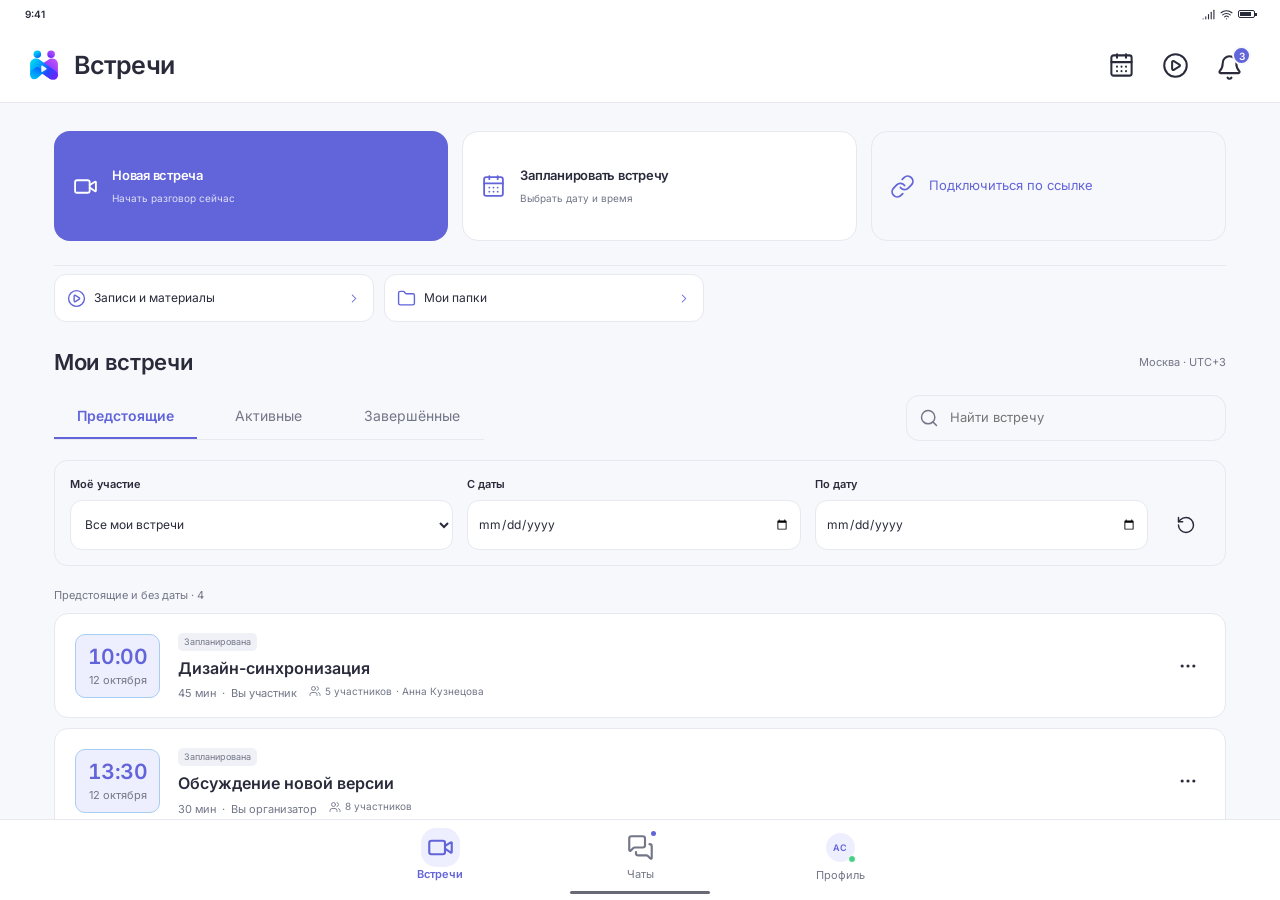
<file: meetspace-refresh-20261016/preview.html>
<!doctype html>
<html lang="ru">
  <head>
    <meta charset="utf-8" />
    <meta
      name="viewport"
      content="width=device-width, initial-scale=1, viewport-fit=cover"
    />
    <meta name="theme-color" content="#f6f8fc" />
    <title>MeetSpace — интерактивный макет</title>
    <link rel="icon" href="assets/brand-mark.svg" type="image/svg+xml" />
    <link rel="stylesheet" href="app.css?v=20261109-meeting-room" />
    <link rel="stylesheet" href="onboarding.css?v=20261114-installer-parity" />
    <link rel="stylesheet" href="installer.css?v=20261114-required-admin" />
    <link rel="stylesheet" href="home.css" />
    <link rel="stylesheet" href="telemost.css?v=20261012-connection" />
    <link rel="stylesheet" href="meetings.css?v=20261114-invite-qr" />
    <link rel="stylesheet" href="account-settings.css?v=20261122-profile-bio" />
    <link rel="stylesheet" href="call-meeting.css?v=call-speaker-rail-v2" />
    <link rel="stylesheet" href="call-layout-phone.css?v=call-speaker-rail-v2" />
    <link rel="stylesheet" href="call-panel.css?v=20261109-meeting-room" />
    <link rel="stylesheet" href="call-invite.css?v=20261109-meeting-room" />
    <link rel="stylesheet" href="personal-call.css?v=20261012-personal-controls" />
    <link rel="stylesheet" href="workspace-refresh.css?v=20261109-meeting-room"/>
    <link rel="stylesheet" href="recordings-refresh.css?v=20261121-phone-recording-list"/>
    <link rel="stylesheet" href="chat-refresh.css?v=20261114-photo-tiles"/>
    <link rel="stylesheet" href="folders-refresh.css?v=20261016"/>
    <link rel="stylesheet" href="notifications.css?v=20261114-header-alignment"/>
    <link rel="stylesheet" href="avatars.css?v=20261030-tablet-controls"/>
    <link rel="stylesheet" href="groups.css?v=20261030-mobile-save"/>
    <link rel="stylesheet" href="chat-info.css?v=20261122-chat-profile-bio"/>
  </head>
  <body>
    <div id="app"></div>
    <div id="dialog-root"></div>
    <div id="toast" role="status" aria-live="polite" hidden></div>
    <script src="assets/icons.js"></script>
    <script src="runtime.js?v=20261120-chat-info"></script>
    <script src="screens.js?v=20261122-chat-profile-bio"></script>
    <script src="onboarding.js?v=20261114-required-admin"></script>
    <script src="installer-errors.js?v=20261114-installer-parity"></script>
    <script src="installer.js?v=20261114-required-admin-recovery"></script>
    <script src="installer-options.js?v=20261114-required-admin-recovery"></script>
    <script src="meetings.js?v=20261114-invite-qr"></script>
    <script src="account-settings.js?v=20261122-profile-bio"></script>
    <script src="call-meeting.js?v=20261109-meeting-room"></script>
    <script src="personal-call.js?v=20261030-avatars"></script>
    <script src="accounts.js?v=20261122-profile-bio"></script>
    <script src="workspace-refresh.js?v=20261120-call-recording-modes"></script>
    <script src="assets/qrcodegen.js"></script>
    <script src="call-invite.js?v=20261114-invite-qr"></script>
    <script src="recordings-refresh.js?v=20261121-recording-controls"></script>
    <script src="chat-refresh.js?v=20261122-chat-profile-bio"></script>
    <script src="folders-refresh.js?v=20261030-group-edit"></script>
    <script src="notifications.js?v=20261120-recording-materials"></script>
    <script src="avatars.js?v=20261030-group-edit"></script>
    <script src="groups.js?v=20261030"></script>
    <script>
      MS.start();
    </script>
  </body>
</html>
</file>
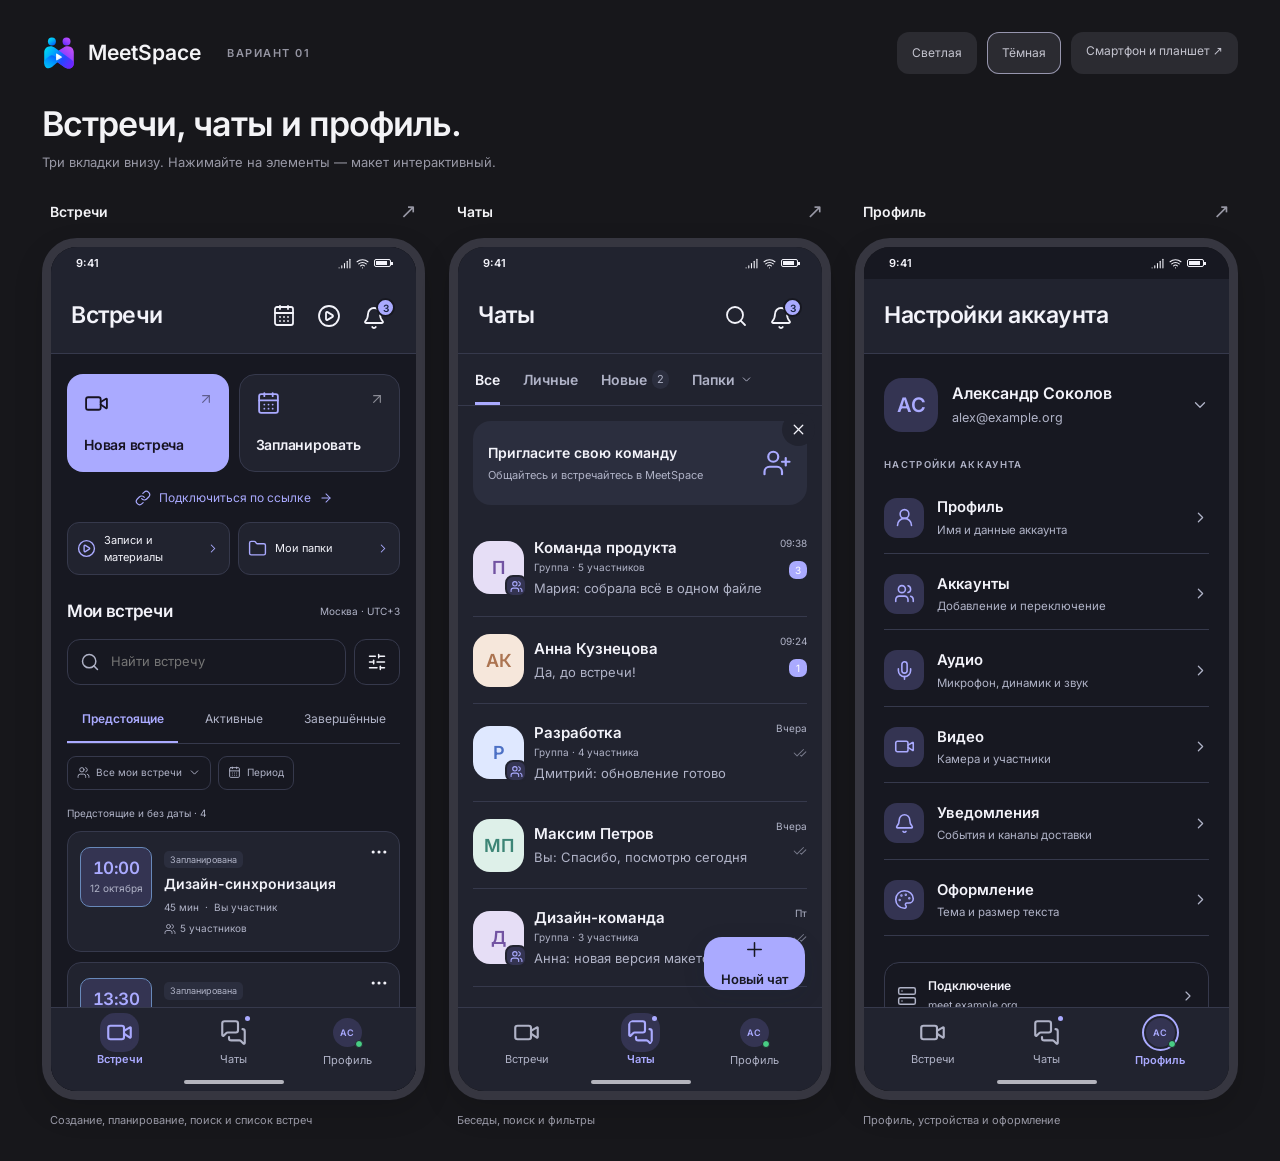
<file: meetspace-refresh-20261016/three-tabs.html>
<!doctype html>
<html lang="ru" data-theme="dark">
  <head>
    <meta charset="utf-8" />
    <meta name="viewport" content="width=device-width,initial-scale=1" />
    <title>MeetSpace — три вкладки · Вариант 01</title>
    <link rel="icon" href="assets/brand-mark.svg" />
    <link rel="stylesheet" href="app.css" />
    <style>
      :root {
        --accent: #3668ed;
      }
      body {
        background: #f3f4f8;
        color: #202737;
        padding: 32px 42px;
      }
      :root[data-theme="dark"] body {
        background: #17171b;
        color: #f3f3f6;
      }
      .overview-header {
        display: flex;
        align-items: center;
        justify-content: space-between;
        gap: 20px;
        margin-bottom: 30px;
      }
      .brand {
        display: flex;
        align-items: center;
        gap: 12px;
        font-size: 21px;
        font-weight: 600;
      }
      .brand img {
        width: 34px;
        height: 34px;
      }
      .version {
        font-size: 11px;
        letter-spacing: 1.5px;
        color: #9595a2;
        margin-left: 14px;
      }
      .tools {
        display: flex;
        gap: 10px;
        align-items: center;
      }
      .tools button,
      .tools a {
        padding: 10px 15px;
        border-radius: 12px;
        min-height: 42px;
        font-size: 12px;
        background: #e6e8ef;
        color: #313745;
      }
      :root[data-theme="dark"] .tools button,
      :root[data-theme="dark"] .tools a {
        background: #2b2b31;
        color: #c4c4cf;
      }
      .tools button[aria-pressed="true"] {
        box-shadow: inset 0 0 0 1px #9796ae;
      }
      h1 {
        font-size: 34px;
        letter-spacing: -1px;
      }
      .overview-intro {
        margin-bottom: 24px;
      }
      .overview-intro p {
        font-size: 13px;
        color: #9898a5;
        margin-top: 8px;
      }
      .previews {
        display: grid;
        grid-template-columns: repeat(3, minmax(0, 1fr));
        gap: 24px;
        max-width: 1740px;
        margin: auto;
      }
      .preview-card {
        min-width: 0;
      }
      .screen-label {
        display: flex;
        justify-content: space-between;
        align-items: center;
        margin: 0 8px 12px;
      }
      .screen-label h2 {
        font-size: 14px;
        letter-spacing: 0;
      }
      .screen-label a {
        color: #9898a5;
        font-size: 20px;
      }
      .device {
        border: 9px solid #363640;
        border-radius: 35px;
        overflow: hidden;
        line-height: 0;
        box-shadow: 0 12px 30px #0002;
        background: #141416;
      }
      iframe {
        border: 0;
        width: 100%;
        height: 844px;
        display: block;
      }
      .preview-card > p {
        font-size: 11px;
        color: #9898a5;
        margin: 12px 8px 0;
      }
      @media (max-width: 1120px) {
        .previews {
          grid-template-columns: repeat(2, minmax(0, 410px));
          justify-content: center;
          gap: 30px;
        }
      }
      @media (max-width: 760px) {
        body {
          padding: 20px 14px;
        }
        .overview-header {
          align-items: flex-start;
          flex-direction: column;
          gap: 16px;
        }
        .version {
          display: none;
        }
        h1 {
          font-size: 27px;
        }
        .tools {
          flex-wrap: wrap;
        }
        .previews {
          grid-template-columns: minmax(0, 410px);
        }
        .device {
          border-width: 7px;
        }
        iframe {
          height: 844px;
        }
      }
    </style>
  </head>
  <body>
    <header class="overview-header">
      <div class="brand">
        <img src="assets/brand-mark.svg" alt="" />MeetSpace
        <span class="version">ВАРИАНТ 01</span>
      </div>
      <div class="tools">
        <button data-theme="light" aria-pressed="false">Светлая</button
        ><button data-theme="dark" aria-pressed="true">Тёмная</button
        ><a
          id="gallery-link"
          href="index.html?screen=meetings&theme=dark&view=compare"
          >Смартфон и планшет ↗</a
        >
      </div>
    </header>
    <section class="overview-intro">
      <h1>Встречи, чаты и профиль.</h1>
      <p>Три вкладки внизу. Нажимайте на элементы — макет интерактивный.</p>
    </section>
    <main class="previews">
      <section class="preview-card">
        <div class="screen-label">
          <h2>Встречи</h2>
          <a
            href="preview.html?rev=20261012-chat-header&screen=meetings&theme=dark"
            data-open="meetings"
            target="_blank"
            rel="noopener"
            aria-label="Открыть экран Встречи"
            >↗</a
          >
        </div>
        <div class="device">
          <iframe
            src="preview.html?rev=20261012-chat-header&screen=meetings&theme=dark"
            data-screen="meetings"
            title="Встречи — интерактивный экран"
            width="390"
            height="844"
          ></iframe>
        </div>
        <p>Создание, планирование, поиск и список встреч</p>
      </section>
      <section class="preview-card">
        <div class="screen-label">
          <h2>Чаты</h2>
          <a
            href="preview.html?rev=20261012-chat-header&screen=messages&theme=dark"
            data-open="messages"
            target="_blank"
            rel="noopener"
            aria-label="Открыть экран Чаты"
            >↗</a
          >
        </div>
        <div class="device">
          <iframe
            src="preview.html?rev=20261012-chat-header&screen=messages&theme=dark"
            data-screen="messages"
            title="Чаты — интерактивный экран"
            width="390"
            height="844"
          ></iframe>
        </div>
        <p>Беседы, поиск и фильтры</p>
      </section>
      <section class="preview-card">
        <div class="screen-label">
          <h2>Профиль</h2>
          <a
            href="preview.html?rev=20261012-chat-header&screen=settings&theme=dark"
            data-open="settings"
            target="_blank"
            rel="noopener"
            aria-label="Открыть экран Профиль"
            >↗</a
          >
        </div>
        <div class="device">
          <iframe
            src="preview.html?rev=20261012-chat-header&screen=settings&theme=dark"
            data-screen="settings"
            title="Профиль — интерактивный экран"
            width="390"
            height="844"
          ></iframe>
        </div>
        <p>Профиль, устройства и оформление</p>
      </section>
    </main>
    <script>
      let theme =
        new URLSearchParams(location.search).get("theme") === "light"
          ? "light"
          : "dark";
      function applyTheme(initial = false) {
        document.documentElement.dataset.theme = theme;
        document.querySelectorAll("[data-theme]").forEach((button) => {
          if (button.tagName === "BUTTON")
            button.setAttribute(
              "aria-pressed",
              String(button.dataset.theme === theme),
            );
        });
        for (const frame of document.querySelectorAll("iframe")) {
          if (initial)
            frame.src = `preview.html?rev=20261012-chat-header&screen=${frame.dataset.screen}&theme=${theme}`;
          else
            frame.contentWindow.postMessage(
              {
                type: "ms:screen",
                screen:
                  frame.contentDocument?.body?.dataset.screen ||
                  frame.dataset.screen,
                theme,
              },
              location.origin,
            );
        }
        document
          .querySelectorAll("[data-open]")
          .forEach(
            (link) =>
              (link.href = `preview.html?rev=20261012-chat-header&screen=${link.dataset.open}&theme=${theme}`),
          );
        document.getElementById("gallery-link").href =
          `index.html?screen=meetings&theme=${theme}&view=compare`;
        const url = new URL(location.href);
        url.searchParams.set("theme", theme);
        history.replaceState(null, "", url);
      }
      document.querySelectorAll("button[data-theme]").forEach(
        (button) =>
          (button.onclick = () => {
            theme = button.dataset.theme;
            applyTheme();
          }),
      );
      applyTheme(true);
    </script>
  </body>
</html>
</file>
<file: meetspace-refresh-20261016/gallery.css>
@font-face {
  font-family: Inter;
  src: url("assets/inter-latin-400-normal.woff2") format("woff2");
  font-weight: 400;
  font-style: normal;
  font-display: swap;
  unicode-range:
    U+0000-00FF, U+0131, U+0152-0153, U+02BB-02BC, U+02C6, U+02DA, U+02DC,
    U+0304, U+0308, U+0329, U+2000-206F, U+20A0-20AB, U+20AD-20C0, U+2113,
    U+2C60-2C7F, U+A720-A7FF;
}
@font-face {
  font-family: Inter;
  src: url("assets/inter-cyrillic-400-normal.woff2") format("woff2");
  font-weight: 400;
  font-style: normal;
  font-display: swap;
  unicode-range: U+0400-045F, U+0490-0491, U+04B0-04B1, U+2116;
}
@font-face {
  font-family: Inter;
  src: url("assets/inter-latin-600-normal.woff2") format("woff2");
  font-weight: 500 900;
  font-style: normal;
  font-display: swap;
  unicode-range:
    U+0000-00FF, U+0131, U+0152-0153, U+02BB-02BC, U+02C6, U+02DA, U+02DC,
    U+0304, U+0308, U+0329, U+2000-206F, U+20A0-20AB, U+20AD-20C0, U+2113,
    U+2C60-2C7F, U+A720-A7FF;
}
@font-face {
  font-family: Inter;
  src: url("assets/inter-cyrillic-600-normal.woff2") format("woff2");
  font-weight: 500 900;
  font-style: normal;
  font-display: swap;
  unicode-range: U+0400-045F, U+0490-0491, U+04B0-04B1, U+2116;
}
:root {
  font-family:
    Inter,
    -apple-system,
    BlinkMacSystemFont,
    "Segoe UI",
    sans-serif;
  color: #202c40;
  background: #edf0f5;
  font-synthesis: none;
  --canvas: #f0f1f7;
  --text: #202c40;
  --muted: #87909f;
  --line: #dce1e9;
  --white: #fff;
  --blue: #6264d9;
  --control: #e4e8ef;
  --chip: #eeeffe;
  --shadow: 0 36px 56px -22px #24385338, 0 7px 16px #24385312;
}
* {
  box-sizing: border-box;
}
body {
  margin: 0;
}
button,
select,
a {
  -webkit-tap-highlight-color: transparent;
}
button,
select {
  font: inherit;
}
button,
a,
select {
  touch-action: manipulation;
}
button {
  cursor: pointer;
}
a {
  color: inherit;
  text-decoration: none;
}
button:focus-visible,
a:focus-visible,
select:focus-visible {
  outline: 3px solid #3265eb88;
  outline-offset: 4px;
}
button {
  color: inherit;
}
button svg {
  display: block;
  width: 18px;
  height: 18px;
}
.gallery-header {
  max-width: 1720px;
  margin: auto;
  min-height: 94px;
  display: flex;
  align-items: center;
  justify-content: space-between;
  padding: 0 50px;
  border-bottom: 1px solid var(--line);
  gap: 24px;
}
.gallery-brand {
  display: flex;
  align-items: center;
  gap: 11px;
  font-size: 21px;
  font-weight: 600;
  letter-spacing: -0.8px;
}
.gallery-brand img {
  border-radius: 11px;
}
.gallery-edition {
  display: flex;
  align-items: center;
  gap: 16px;
  font-size: 10px;
  font-weight: 600;
  letter-spacing: 2px;
  color: #7c8593;
}
.edition-line {
  width: 30px;
  height: 1px;
  background: #c7ced8;
}
.edition-version {
  letter-spacing: 1px;
  color: #9ca3af;
}
.header-actions {
  display: flex;
  align-items: center;
  gap: 18px;
}
.icon-button {
  display: grid;
  place-items: center;
  width: 38px;
  height: 38px;
  border: 1px solid var(--line);
  background: transparent;
  border-radius: 11px;
  color: #627088;
  transition: background 0.18s;
}
.icon-button:hover {
  background: var(--white);
}
.open-screen {
  display: flex;
  align-items: center;
  gap: 15px;
  font-size: 12px;
  font-weight: 600;
}
.open-screen span {
  font-size: 22px;
  color: var(--blue);
}
.gallery-main {
  max-width: 1620px;
  margin: auto;
  padding: 0 50px;
}
.intro {
  padding: 39px 0 29px;
  display: flex;
  justify-content: space-between;
  align-items: center;
  gap: 36px;
}
.eyebrow {
  display: flex;
  align-items: center;
  gap: 8px;
  color: #7e8aa0;
  font-size: 9px;
  font-weight: 600;
  letter-spacing: 1.7px;
}
.blue-dot {
  display: inline-block;
  background: var(--blue);
  width: 5px;
  height: 5px;
  border-radius: 50%;
}
h1 {
  font-size: clamp(23px, 2.3vw, 34px);
  font-weight: 600;
  letter-spacing: -1.35px;
  line-height: 1.23;
  margin: 12px 0 10px;
}
.intro p {
  font-size: 12px;
  line-height: 1.65;
  color: #7a8495;
  margin: 0;
}
.screen-picker {
  width: 228px;
  flex-shrink: 0;
  padding-top: 12px;
}
.screen-picker label {
  display: flex;
  justify-content: space-between;
  color: #7f8a9c;
  font-size: 9px;
  letter-spacing: 1.4px;
  font-weight: 600;
  margin-bottom: 9px;
}
.screen-picker label span {
  font-weight: 400;
  letter-spacing: 0.7px;
}
.select-wrap {
  position: relative;
}
.select-wrap:after {
  content: "⌄";
  font-size: 17px;
  position: absolute;
  right: 13px;
  top: 9px;
  pointer-events: none;
  color: #71819a;
}
select {
  appearance: none;
  background: var(--white);
  border: 1px solid var(--line);
  border-radius: 10px;
  height: 43px;
  padding: 0 32px 0 13px;
  width: 100%;
  font-size: 12px;
  font-weight: 600;
  color: var(--text);
}
.gallery-controls {
  display: flex;
  align-items: center;
  justify-content: space-between;
  gap: 20px;
  border-bottom: 1px solid var(--line);
  padding-bottom: 16px;
}
.screen-groups {
  display: flex;
  gap: 23px;
  min-width: 0;
}
.group-button {
  background: none;
  border: 0;
  padding: 8px 0;
  color: #9199a7;
  font-size: 11px;
  font-weight: 600;
  white-space: nowrap;
}
.group-button.active {
  color: var(--text);
}
.group-button span {
  display: inline-block;
  margin-left: 5px;
  font-size: 9px;
  font-weight: 400;
  color: #9aa2af;
}
.group-button.active span {
  color: var(--blue);
}
.view-controls {
  display: flex;
  align-items: center;
  gap: 10px;
}
.device-tabs {
  padding: 4px;
  display: flex;
  background: var(--control);
  border-radius: 10px;
}
.device-tabs button {
  border: 0;
  background: transparent;
  border-radius: 7px;
  padding: 7px 13px;
  font-size: 10px;
  color: #8993a3;
  font-weight: 600;
  white-space: nowrap;
}
.device-tabs button.active {
  background: var(--white);
  color: var(--text);
  box-shadow: 0 1px 3px #18294408;
}
.rotate-button {
  width: 35px;
  height: 35px;
}
.screen-tabs {
  display: flex;
  gap: 8px;
  padding: 15px 0 24px;
  overflow-x: auto;
  scrollbar-width: none;
}
.screen-tabs::-webkit-scrollbar {
  display: none;
}
.screen-tab {
  border: 0;
  background: transparent;
  padding: 8px 12px;
  white-space: nowrap;
  border-radius: 7px;
  color: #8992a2;
  font-size: 10px;
  font-weight: 500;
  transition: background 0.15s;
}
.screen-tab:hover {
  background: var(--control);
  color: var(--text);
}
.screen-tab.active {
  background: var(--chip);
  color: var(--blue);
}
.device-board {
  display: flex;
  justify-content: center;
  align-items: flex-start;
  gap: 46px;
  padding: 0 5px 34px;
}
.device-item {
  margin: 0;
  min-width: 0;
  flex: 0 0 auto;
}
.device-item figcaption {
  display: flex;
  align-items: center;
  justify-content: space-between;
  margin-bottom: 13px;
  padding: 0 5px;
  gap: 10px;
}
.device-name {
  font-size: 10px;
  font-weight: 600;
  color: #66738a;
  white-space: nowrap;
}
.device-name small {
  display: inline-block;
  margin-left: 9px;
  font-size: 7px;
  font-weight: 400;
  letter-spacing: 1.1px;
  color: #a3aab6;
}
.device-resolution {
  font-size: 9px;
  letter-spacing: 0.3px;
  color: #a3aab6;
  white-space: nowrap;
}
.device-stage {
  position: relative;
}
.device-frame {
  position: absolute;
  left: 0;
  top: 0;
  transform-origin: left top;
  border: 9px solid #273447;
  box-shadow:
    var(--shadow),
    0 0 0 1px #6a7485;
  overflow: hidden;
  background: #f8fafc;
}
.phone-frame {
  border-radius: 47px;
  width: 408px;
  height: 862px;
}
.tablet-frame {
  border-radius: 29px;
  width: 1212px;
  height: 852px;
}
.device-frame iframe {
  display: block;
  border: 0;
  overflow: hidden;
  background: #f8fafc;
}
.device-board[data-view="phone"] .tablet-item,
.device-board[data-view="tablet"] .phone-item {
  display: none;
}
.gallery-note {
  display: flex;
  align-items: center;
  gap: 11px;
  padding: 17px 0 26px;
  border-top: 1px solid var(--line);
  color: #9099a8;
  font-size: 10px;
  line-height: 1.5;
}
.gallery-note p {
  margin: 0;
}
.note-symbol {
  font-size: 20px;
  color: #8290a8;
}
.sync-label {
  margin-left: auto;
  white-space: nowrap;
  font-size: 9px;
  display: flex;
  align-items: center;
  gap: 7px;
}
.sync-label span {
  width: 5px;
  height: 5px;
  border-radius: 50%;
  background: #6c9b90;
}
.gallery-footer {
  max-width: 1720px;
  margin: auto;
  display: flex;
  justify-content: space-between;
  gap: 20px;
  padding: 22px 50px 29px;
  border-top: 1px solid var(--line);
  color: #98a1b0;
  font-size: 9px;
  line-height: 1.8;
}
.footer-separator {
  color: #b1b9c5;
  padding: 0 8px;
}
body[data-theme="dark"] {
  --canvas: #171f2c;
  --text: #e8edf7;
  --muted: #7b899e;
  --line: #2b3749;
  --white: #2a374a;
  --control: #202c3d;
  --chip: #283d62;
  --shadow: 0 36px 56px -22px #0008, 0 7px 16px #0002;
  background: var(--canvas);
}
body[data-theme="dark"] .group-button.active,
body[data-theme="dark"] .device-tabs button.active {
  color: #dde7f6;
}
body[data-theme="dark"] .screen-tab.active {
  color: #a3baff;
}
body[data-theme="dark"] .device-frame {
  border-color: #39465a;
  box-shadow:
    var(--shadow),
    0 0 0 1px #4f5c6f;
}
body[data-theme="dark"] .device-name {
  color: #a0aec3;
}
@media (min-width: 1720px) {
  .gallery-main {
    padding: 0 24px;
  }
}
@media (max-width: 1120px) {
  .gallery-header {
    padding: 0 30px;
    min-height: 80px;
  }
  .gallery-main {
    padding: 0 30px;
  }
  .gallery-footer {
    padding-left: 30px;
    padding-right: 30px;
  }
  .gallery-edition {
    display: none;
  }
  .intro {
    padding-top: 29px;
  }
  .screen-groups {
    gap: 16px;
  }
  .group-button {
    font-size: 10px;
  }
  .device-tabs button {
    padding: 7px 10px;
  }
  .device-board {
    gap: 30px;
  }
  .device-name small {
    display: none;
  }
  .gallery-controls {
    gap: 10px;
  }
  .screen-tabs {
    padding-bottom: 22px;
  }
}
@media (max-width: 760px) {
  .gallery-header {
    padding: 0 20px;
    min-height: 72px;
  }
  .gallery-main {
    padding: 0 20px;
  }
  .gallery-brand {
    font-size: 19px;
  }
  .gallery-brand img {
    width: 30px;
    height: 30px;
  }
  .header-actions {
    gap: 12px;
  }
  .open-screen {
    font-size: 10px;
    gap: 6px;
  }
  .icon-button {
    width: 34px;
    height: 34px;
  }
  .intro {
    align-items: flex-start;
    gap: 20px;
    padding-top: 28px;
    padding-bottom: 24px;
  }
  .eyebrow {
    font-size: 7px;
    letter-spacing: 1.1px;
  }
  h1 {
    font-size: 27px;
    letter-spacing: -1px;
    max-width: 380px;
  }
  .intro p {
    font-size: 11px;
    max-width: 400px;
  }
  .screen-picker {
    width: 165px;
    display: none;
  }
  .gallery-controls {
    flex-wrap: wrap;
    gap: 12px;
    align-items: center;
  }
  .screen-groups {
    width: 100%;
    justify-content: space-between;
    gap: 8px;
  }
  .group-button {
    font-size: 10px;
  }
  .view-controls {
    width: 100%;
    justify-content: space-between;
  }
  .device-tabs {
    flex: 1;
    margin-right: 6px;
  }
  .device-tabs button {
    flex: 1;
    padding: 8px 9px;
    font-size: 10px;
  }
  .device-board {
    gap: 30px;
    padding: 0 0 26px;
    flex-direction: column;
    align-items: center;
  }
  .screen-tabs {
    padding-bottom: 21px;
  }
  .device-name small {
    display: inline-block;
  }
  .gallery-note {
    padding: 15px 0 21px;
    align-items: flex-start;
    font-size: 9px;
  }
  .sync-label {
    display: none;
  }
  .gallery-footer {
    padding: 18px 20px 24px;
    font-size: 8px;
    flex-direction: column;
    gap: 3px;
  }
  .device-item figcaption {
    padding: 0 7px;
  }
  .device-name {
    font-size: 10px;
  }
  .device-resolution {
    font-size: 9px;
  }
}
@media (prefers-reduced-motion: reduce) {
  *,
  *:before,
  *:after {
    transition: none !important;
    scroll-behavior: auto !important;
  }
}
/* Keep the gallery itself readable when reviewing dark product screens. */
body{color:var(--text)}
body[data-theme="dark"]{--blue:#aaaaff;--chip:#343452;color:var(--text)}
body[data-theme="dark"] .screen-tab.active{background:var(--chip);color:var(--blue)}
</file>
<file: meetspace-refresh-20261016/handoff.css>
@font-face {
  font-family: Inter;
  src: url("assets/inter-cyrillic-400-normal.woff2") format("woff2");
  font-weight: 400;
  font-display: swap;
  unicode-range: U+0400-045F, U+0490-0491, U+04B0-04B1, U+2116;
}
@font-face {
  font-family: Inter;
  src: url("assets/inter-latin-400-normal.woff2") format("woff2");
  font-weight: 400;
  font-display: swap;
  unicode-range:
    U+0000-00FF, U+0131, U+0152-0153, U+02BB-02BC, U+02C6, U+02DA, U+02DC,
    U+0304, U+0308, U+0329, U+2000-206F, U+20AC, U+2122, U+2191, U+2193, U+2212,
    U+2215, U+FEFF, U+FFFD;
}
@font-face {
  font-family: Inter;
  src: url("assets/inter-cyrillic-600-normal.woff2") format("woff2");
  font-weight: 600 900;
  font-display: swap;
  unicode-range: U+0400-045F, U+0490-0491, U+04B0-04B1, U+2116;
}
@font-face {
  font-family: Inter;
  src: url("assets/inter-latin-600-normal.woff2") format("woff2");
  font-weight: 600 900;
  font-display: swap;
  unicode-range:
    U+0000-00FF, U+0131, U+0152-0153, U+02BB-02BC, U+02C6, U+02DA, U+02DC,
    U+0304, U+0308, U+0329, U+2000-206F, U+20AC, U+2122, U+2191, U+2193, U+2212,
    U+2215, U+FEFF, U+FFFD;
}
:root {
  color-scheme: light;
  --blue: #3668ed;
  --bg: #f6f7fb;
  --surface: #fff;
  --ink: #202737;
  --muted: #657087;
  --line: #e2e6ee;
  font-family: Inter, Arial, sans-serif;
  color: var(--ink);
  background: var(--bg);
  font-synthesis: none;
}
* {
  box-sizing: border-box;
}
body {
  margin: 0;
  font-size: 15px;
  line-height: 1.65;
}
main {
  max-width: 1100px;
  margin: auto;
  padding: 0 48px;
}
a {
  color: #2856cc;
  text-decoration-thickness: 1px;
  text-underline-offset: 3px;
}
a:hover {
  color: #173880;
}
a:focus-visible {
  outline: 3px solid var(--blue);
  outline-offset: 5px;
  border-radius: 3px;
}
.document-nav {
  display: flex;
  justify-content: space-between;
  gap: 24px;
  padding: 25px 0;
  border-bottom: 1px solid var(--line);
  font-size: 13px;
}
.document-nav a {
  min-height: 48px;
  display: inline-flex;
  align-items: center;
}
header {
  padding: 60px 0 42px;
  border-bottom: 1px solid var(--line);
}
.eyebrow {
  font-size: 11px;
  font-weight: 600;
  letter-spacing: 0.12em;
  color: var(--blue);
  margin: 0 0 20px;
}
h1 {
  font-size: clamp(34px, 5vw, 56px);
  line-height: 1.13;
  letter-spacing: -0.045em;
  margin: 0 0 24px;
  font-weight: 600;
}
.lead {
  max-width: 720px;
  font-size: 20px;
  line-height: 1.5;
  margin: 0 0 20px;
}
.meta {
  font-size: 12px;
  color: var(--muted);
  margin: 0;
}
section {
  padding: 34px 0;
  border-bottom: 1px solid var(--line);
}
h2 {
  font-size: 24px;
  letter-spacing: -0.03em;
  line-height: 1.3;
  margin: 0 0 20px;
  font-weight: 600;
}
h3 {
  font-size: 16px;
  font-weight: 600;
  line-height: 1.4;
  margin: 0 0 10px;
}
p {
  margin: 0 0 18px;
}
section > p:last-child,
article > p:last-child {
  margin-bottom: 0;
}
.note {
  padding: 18px 22px;
  border: 1px solid #d5dff8;
  border-left: 3px solid var(--blue);
  background: #f0f4ff;
  border-radius: 0 8px 8px 0;
  margin: 22px 0;
  color: #34415b;
}
.note:last-child {
  margin-bottom: 0;
}
code {
  font-family: ui-monospace, SFMono-Regular, Consolas, monospace;
  font-size: 0.87em;
  background: #edf0f6;
  padding: 2px 5px;
  border-radius: 4px;
  overflow-wrap: anywhere;
}
.grid {
  display: grid;
  gap: 16px;
  margin-top: 24px;
}
.two {
  grid-template-columns: 1fr 1fr;
}
article {
  background: var(--surface);
  border: 1px solid var(--line);
  border-radius: 12px;
  padding: 22px;
}
article p {
  font-size: 14px;
  color: #505c70;
}
.swatches {
  display: grid;
  grid-template-columns: repeat(4, 1fr);
  gap: 16px;
  margin: 28px 0;
}
.swatches > div {
  display: grid;
  gap: 5px;
}
.swatches span {
  height: 76px;
  background: var(--swatch);
  border: 1px solid var(--line);
  border-radius: 10px;
  margin-bottom: 5px;
}
.swatches strong {
  font-size: 13px;
}
.swatches code {
  justify-self: start;
  font-size: 12px;
}
.table-scroll {
  overflow: auto;
  border: 1px solid var(--line);
  border-radius: 10px;
  background: var(--surface);
  margin: 22px 0;
}
table {
  border-collapse: collapse;
  width: 100%;
  font-size: 13px;
  line-height: 1.6;
  min-width: 650px;
  text-align: left;
}
td,
th {
  padding: 16px;
  vertical-align: top;
  border-bottom: 1px solid var(--line);
}
th {
  font-weight: 600;
}
thead th {
  font-size: 11px;
  letter-spacing: 0.04em;
  text-transform: uppercase;
  background: #edf0f6;
  color: #586579;
}
tbody tr:last-child td,
tbody tr:last-child th {
  border-bottom: 0;
}
.audit th:first-child {
  width: 24%;
}
.audit td:nth-child(2) {
  width: 48%;
}
.audit td:last-child {
  width: 28%;
}
.status {
  display: table;
  font-size: 10px;
  font-weight: 600;
  color: #215d4a;
  background: #e9f4ee;
  padding: 3px 7px;
  border-radius: 4px;
  margin-bottom: 7px;
}
.status.optional {
  color: #825a1c;
  background: #fff2d8;
}
.status.concept {
  color: #344fc1;
  background: #edf0ff;
}
ul,
ol {
  padding-left: 23px;
  margin: 20px 0 0;
}
li {
  padding-left: 5px;
  margin-bottom: 13px;
}
li:last-child {
  margin-bottom: 0;
}
.source-line {
  font-size: 13px;
  color: var(--muted);
  margin-top: 24px;
}
footer {
  display: flex;
  justify-content: space-between;
  gap: 20px;
  color: var(--muted);
  font-size: 12px;
  padding: 30px 0 45px;
}
footer a {
  min-height: 48px;
  display: inline-flex;
  align-items: center;
}
footer span {
  align-self: center;
}
@media (max-width: 700px) {
  main {
    padding: 0 22px;
  }
  .document-nav {
    gap: 12px;
    font-size: 12px;
  }
  header {
    padding-top: 38px;
  }
  .lead {
    font-size: 18px;
  }
  .two {
    grid-template-columns: 1fr;
  }
  .swatches {
    grid-template-columns: repeat(2, 1fr);
  }
  section {
    padding: 28px 0;
  }
  h2 {
    font-size: 22px;
  }
  footer {
    flex-wrap: wrap;
  }
}
@media print {
  body {
    background: white;
    font-size: 10pt;
  }
  main {
    padding: 0;
    max-width: none;
  }
  .document-nav {
    display: none;
  }
  header {
    padding: 12px 0 24px;
  }
  h1 {
    font-size: 32pt;
  }
  section {
    break-inside: avoid;
    padding: 20px 0;
  }
  .table-scroll {
    overflow: visible;
  }
  table {
    min-width: 0;
    font-size: 9pt;
  }
  td,
  th {
    padding: 8px;
  }
  .note,
  article {
    break-inside: avoid;
  }
  a {
    color: inherit;
  }
  footer {
    padding-bottom: 0;
  }
}
</file>
<file: meetspace-refresh-20261016/app.css>
@font-face {
  font-family: Inter;
  src: url("assets/inter-latin-400-normal.woff2");
}
@font-face {
  font-family: Inter;
  src: url("assets/inter-cyrillic-400-normal.woff2");
  unicode-range: U+0400-045F, U+0490-0491, U+04B0-04B1, U+2116;
}
@font-face {
  font-family: Inter;
  src: url("assets/inter-latin-600-normal.woff2");
  font-weight: 600 900;
}
@font-face {
  font-family: Inter;
  src: url("assets/inter-cyrillic-600-normal.woff2");
  font-weight: 600 900;
  unicode-range: U+0400-045F, U+0490-0491, U+04B0-04B1, U+2116;
}
:root {
  font-family: Inter, system-ui, sans-serif;
  color-scheme: light;
  --bg: #f6f7fb;
  --surface: #fff;
  --surface2: #eef1f7;
  --ink: #202737;
  --muted: #737b8d;
  --line: #e5e8f0;
  --accent: #3668ed;
  --accent-soft: #eaf0ff;
  --green: #21816b;
  --danger: #d14857;
  --shadow: 0 8px 30px #20366308;
}
:root[data-theme="dark"] {
  color-scheme: dark;
  --bg: #141820;
  --surface: #1e2530;
  --surface2: #293140;
  --ink: #f0f2f7;
  --muted: #a5afc3;
  --line: #333c4d;
  --accent: #8ba9ff;
  --accent-soft: #2b3857;
  --green: #7bd6bb;
  --danger: #ff8c97;
  --shadow: 0 8px 30px #00000012;
}
* {
  box-sizing: border-box;
}
body {
  margin: 0;
  background: var(--bg);
  color: var(--ink);
  font-size: 14px;
  line-height: 1.5;
}
button,
input,
textarea,
select {
  font: inherit;
}
button,
a,
input,
select,
textarea {
  -webkit-tap-highlight-color: transparent;
}
button {
  cursor: pointer;
  color: inherit;
}
button {
  border: 0;
}
a {
  color: var(--accent);
  text-decoration: none;
}
button:disabled {
  opacity: 0.5;
  cursor: default;
}
button:focus-visible,
a:focus-visible {
  outline: 3px solid var(--accent);
  outline-offset: 3px;
}
input:focus,
textarea:focus,
select:focus {
  outline: 2px solid var(--accent);
  outline-offset: 2px;
}
h1,
h2,
h3,
p {
  margin: 0;
}
h1 {
  font-size: 30px;
  line-height: 1.2;
  letter-spacing: -1.1px;
  font-weight: 600;
}
h2 {
  font-size: 19px;
  letter-spacing: -0.45px;
  font-weight: 600;
}
h3 {
  font-size: 15px;
  font-weight: 600;
}
svg {
  flex-shrink: 0;
}
button svg {
  pointer-events: none;
}
small {
  font-size: 12px;
}
#app {
  height: 100dvh;
  min-height: 0;
}
.muted {
  color: var(--muted);
}
.row {
  display: flex;
  align-items: center;
  gap: 12px;
}
.stack {
  display: flex;
  flex-direction: column;
  gap: 14px;
}
.spacer {
  flex: 1;
}
.eyebrow {
  font-size: 11px;
  text-transform: uppercase;
  letter-spacing: 1.6px;
  font-weight: 600;
  color: var(--muted);
}
.button {
  display: inline-flex;
  min-height: 48px;
  align-items: center;
  justify-content: center;
  gap: 9px;
  padding: 0 19px;
  border-radius: 14px;
  font-weight: 600;
  background: var(--surface2);
  white-space: nowrap;
}
.button.primary {
  background: var(--accent);
  color: #fff;
}
.button.secondary {
  background: var(--surface);
  border: 1px solid var(--line);
}
.button.quiet {
  background: transparent;
  color: var(--accent);
}
.button.danger {
  background: #db5665;
  color: #fff;
}
.button.wide {
  width: 100%;
}
.icon-button {
  width: 48px;
  height: 48px;
  flex-shrink: 0;
  display: inline-flex;
  align-items: center;
  justify-content: center;
  background: transparent;
  border-radius: 14px;
}
.icon-button.soft {
  background: var(--surface2);
}
.icon-button:hover,
.button.secondary:hover {
  background: var(--accent-soft);
}
.badge {
  display: inline-flex;
  align-items: center;
  gap: 6px;
  padding: 5px 9px;
  border-radius: 7px;
  background: var(--surface2);
  font-size: 11px;
  font-weight: 600;
  white-space: nowrap;
}
.badge.blue {
  background: var(--accent-soft);
  color: var(--accent);
}
.badge.green {
  background: color-mix(in srgb, var(--green) 12%, var(--surface));
  color: var(--green);
}
.dot {
  height: 6px;
  width: 6px;
  border-radius: 50%;
  background: currentColor;
}
.field {
  display: flex;
  flex-direction: column;
  gap: 8px;
  font-size: 13px;
  font-weight: 600;
}
.field input,
.field textarea,
.field select {
  width: 100%;
  min-height: 50px;
  border: 1px solid var(--line);
  border-radius: 12px;
  background: var(--surface);
  color: var(--ink);
  padding: 12px 14px;
  font-size: 16px;
  font-weight: 400;
}
.field textarea {
  resize: vertical;
  min-height: 88px;
}
.field-error {
  color: var(--danger);
  font-size: 12px;
}
.two-fields {
  display: grid;
  grid-template-columns: 1fr 1fr;
  gap: 12px;
}
.avatar {
  display: inline-flex;
  justify-content: center;
  align-items: center;
  flex-shrink: 0;
  width: 42px;
  height: 42px;
  border-radius: 15px;
  background: #e6def6;
  color: #7253a2;
  font-size: 13px;
  font-weight: 600;
}
.avatar.mint {
  background: #def0e9;
  color: #3d8576;
}
.avatar.orange {
  background: #f6e7db;
  color: #ac7451;
}
.avatar.blue {
  background: #dfe8ff;
  color: #4d71c5;
}
.avatar.sm {
  width: 29px;
  height: 29px;
  font-size: 10px;
  border-radius: 50%;
}
.avatar.lg {
  width: 72px;
  height: 72px;
  border-radius: 25px;
  font-size: 22px;
}
.avatars {
  display: flex;
  padding-left: 0;
}
.avatars .avatar + .avatar {
  margin-left: -8px;
  border: 2px solid var(--surface);
}
.card {
  background: var(--surface);
  border: 1px solid var(--line);
  border-radius: 22px;
  box-shadow: var(--shadow);
}
.section-heading {
  display: flex;
  align-items: center;
  justify-content: space-between;
  gap: 12px;
  margin: 22px 0 12px;
}
.section-heading .text-action {
  font-size: 12px;
}
.text-action {
  color: var(--accent);
  background: transparent;
  min-height: 48px;
  padding: 0;
  font-weight: 600;
}
.shell {
  height: 100%;
  display: flex;
  flex-direction: column;
}
.statusbar {
  height: 30px;
  flex-shrink: 0;
  display: flex;
  align-items: center;
  justify-content: space-between;
  padding: 0 26px;
  font-size: 11px;
  font-weight: 600;
  background: var(--surface);
}
.status-indicators {
  display: flex;
  gap: 7px;
  align-items: center;
}
.status-signal {
  font-size: 11px;
  letter-spacing: -2px;
}
.battery {
  display: block;
  width: 17px;
  height: 8px;
  border: 1px solid currentColor;
  border-radius: 2px;
  position: relative;
}
.battery:before {
  content: "";
  display: block;
  margin: 1px;
  width: 11px;
  height: 4px;
  background: currentColor;
}
.battery:after {
  content: "";
  position: absolute;
  right: -3px;
  top: 2px;
  width: 2px;
  height: 3px;
  background: currentColor;
}
.app-layout {
  display: flex;
  flex: 1;
  min-height: 0;
}
.rail {
  width: 88px;
  flex-shrink: 0;
  background: var(--surface);
  border-right: 1px solid var(--line);
  padding: 22px 12px 14px;
  display: flex;
  align-items: center;
  flex-direction: column;
  gap: 28px;
}
.rail-brand {
  width: 42px;
  height: 42px;
}
.rail nav {
  display: flex;
  flex-direction: column;
  gap: 14px;
  width: 100%;
}
.nav-item {
  display: flex;
  position: relative;
  align-items: center;
  justify-content: center;
  flex-direction: column;
  gap: 6px;
  min-height: 62px;
  border-radius: 16px;
  background: transparent;
  color: var(--muted);
  font-size: 10px;
  font-weight: 600;
}
.nav-item.active {
  color: var(--accent);
  background: var(--accent-soft);
}
.nav-item svg {
  width: 22px;
  height: 22px;
}
.nav-unread {
  width: 5px;
  height: 5px;
  border-radius: 50%;
  background: var(--accent);
  position: absolute;
  right: 17px;
  top: 12px;
}
.rail .profile-nav {
  margin-top: auto;
}
.app-main {
  display: flex;
  flex: 1;
  min-width: 0;
  flex-direction: column;
  min-height: 0;
}
.app-header {
  height: 77px;
  flex-shrink: 0;
  display: flex;
  align-items: center;
  gap: 12px;
  padding: 0 32px;
  background: var(--surface);
  border-bottom: 1px solid var(--line);
}
.app-header h2 {
  font-size: 19px;
}
.workspace-label {
  display: flex;
  align-items: center;
  gap: 12px;
}
.workspace-icon {
  display: none;
  width: 30px;
  height: 30px;
}
.workspace-sub {
  font-size: 11px;
  color: var(--muted);
  display: flex;
  align-items: center;
  gap: 5px;
}
.workspace-sub .dot {
  background: var(--green);
  width: 5px;
  height: 5px;
}
.header-actions {
  margin-left: auto;
  display: flex;
  align-items: center;
  gap: 8px;
}
.header-profile {
  border: 0;
  background: transparent;
  padding: 0;
}
.bell {
  position: relative;
}
.bell:after {
  content: "";
  position: absolute;
  top: 11px;
  right: 12px;
  width: 5px;
  height: 5px;
  background: var(--accent);
  border: 2px solid var(--surface);
  border-radius: 50%;
}
.content {
  flex: 1;
  min-height: 0;
  overflow: auto;
  padding: 28px 32px 32px;
  scrollbar-width: thin;
}
.content.flush {
  padding: 0;
}
.bottom-nav {
  display: none;
}
.greeting {
  display: flex;
  justify-content: space-between;
  gap: 15px;
  align-items: flex-start;
  margin-bottom: 26px;
}
.greeting .eyebrow {
  margin-bottom: 10px;
}
.greeting h1 span {
  color: var(--muted);
  font-weight: 400;
}
.greeting p {
  margin-top: 9px;
  color: var(--muted);
  font-size: 13px;
}
.date-chip {
  border: 1px solid var(--line);
  border-radius: 12px;
  padding: 10px 15px;
  display: flex;
  gap: 10px;
  align-items: center;
  font-size: 12px;
  background: var(--surface);
}
.home-grid {
  display: grid;
  grid-template-columns: minmax(0, 1.12fr) minmax(0, 1fr);
  gap: 24px;
}
.home-grid > .stack {
  gap: 0;
}
.meeting-hero {
  padding: 23px;
  border: 1px solid #d7e3ff;
  border-radius: 24px;
  background: #eaf0ff;
  position: relative;
  overflow: hidden;
  min-height: 240px;
  display: flex;
  flex-direction: column;
  color: #25385b;
}
.meeting-hero:after {
  content: "";
  position: absolute;
  right: -45px;
  top: 45px;
  width: 160px;
  height: 160px;
  border: 30px solid #dce6ff;
  border-radius: 50%;
  pointer-events: none;
}
.meeting-hero > * {
  position: relative;
  z-index: 1;
}
.meeting-hero .badge {
  align-self: flex-start;
  background: #fff8;
  color: #446db6;
}
.meeting-hero h2 {
  font-size: 25px;
  line-height: 1.2;
  letter-spacing: -0.8px;
  margin: 20px 0 8px;
  max-width: 80%;
}
.meeting-hero .meeting-time {
  font-size: 12px;
  color: #697da5;
  display: flex;
  align-items: center;
  gap: 7px;
}
.meeting-hero .hero-bottom {
  margin-top: auto;
  padding-top: 20px;
  display: flex;
  align-items: center;
  justify-content: space-between;
  gap: 12px;
}
.meeting-hero .avatars .avatar + .avatar {
  border-color: #eaf0ff;
}
.meeting-hero .button.primary {
  background: #3668ed;
  color: #fff;
}
.quick-actions {
  display: grid;
  grid-template-columns: 1fr 1fr 1fr;
  gap: 10px;
  margin-top: 14px;
}
.quick-action {
  min-height: 96px;
  border: 1px solid var(--line);
  background: var(--surface);
  border-radius: 18px;
  display: flex;
  flex-direction: column;
  align-items: flex-start;
  padding: 14px;
  gap: 14px;
  font-size: 11px;
  font-weight: 600;
  text-align: left;
}
.quick-action svg {
  color: var(--accent);
}
.home-grid .section-heading {
  margin-top: 0;
}
.agenda-card {
  padding: 5px 18px;
}
.agenda-row {
  display: flex;
  align-items: center;
  gap: 13px;
  min-height: 90px;
  border-bottom: 1px solid var(--line);
  width: 100%;
  background: transparent;
  text-align: left;
  padding: 12px 0;
}
.agenda-row:last-child {
  border: 0;
}
.agenda-time {
  align-self: flex-start;
  padding-top: 5px;
  display: flex;
  flex-direction: column;
  gap: 3px;
  min-width: 42px;
  font-size: 12px;
  font-weight: 600;
}
.agenda-time small {
  font-weight: 400;
  color: var(--muted);
  font-size: 10px;
}
.agenda-mark {
  width: 3px;
  height: 42px;
  border-radius: 5px;
  background: #b4c9fe;
  flex-shrink: 0;
}
.agenda-mark.lilac {
  background: #cbbde9;
}
.agenda-mark.mint {
  background: #b1dacc;
}
.agenda-detail {
  min-width: 0;
  flex: 1;
}
.agenda-detail h3 {
  font-size: 13px;
  margin-bottom: 5px;
}
.agenda-detail p {
  color: var(--muted);
  font-size: 11px;
}
.agenda-row > svg {
  color: var(--muted);
  width: 16px;
}
.home-message {
  display: flex;
  align-items: center;
  gap: 12px;
  background: transparent;
  text-align: left;
  width: 100%;
  padding: 15px 0;
  border-bottom: 1px solid var(--line);
}
.home-message:last-child {
  border: 0;
}
.message-text {
  min-width: 0;
  flex: 1;
}
.message-text h3 {
  font-size: 13px;
  display: flex;
  gap: 8px;
  align-items: center;
  justify-content: space-between;
}
.message-text h3 small {
  font-size: 10px;
  font-weight: 400;
  color: var(--muted);
}
.message-text p {
  color: var(--muted);
  font-size: 12px;
  white-space: nowrap;
  text-overflow: ellipsis;
  overflow: hidden;
  margin-top: 4px;
}
.unread {
  display: flex;
  align-items: center;
  justify-content: center;
  min-width: 19px;
  height: 19px;
  border-radius: 7px;
  background: var(--accent);
  color: #fff;
  font-size: 10px;
}
.team-note {
  display: flex;
  align-items: center;
  gap: 12px;
  margin-top: 20px;
  padding: 18px;
  border: 1px dashed var(--line);
  border-radius: 18px;
  color: var(--muted);
  font-size: 12px;
}
.team-note svg {
  color: var(--accent);
}
.page-title {
  display: flex;
  align-items: flex-start;
  justify-content: space-between;
  gap: 14px;
  margin-bottom: 22px;
}
.page-title p {
  font-size: 13px;
  color: var(--muted);
  margin-top: 8px;
}
.search-box {
  display: flex;
  align-items: center;
  gap: 9px;
  border-radius: 13px;
  padding: 0 14px;
  background: var(--surface2);
  height: 48px;
  color: var(--muted);
}
.search-box input {
  border: 0;
  outline: 0;
  background: transparent;
  width: 100%;
  min-width: 0;
  font-size: 14px;
  color: var(--ink);
}
.chips {
  display: flex;
  gap: 7px;
  margin: 16px 0;
  flex-wrap: wrap;
}
.chip {
  padding: 0 13px;
  min-height: 42px;
  border-radius: 12px;
  background: var(--surface);
  border: 1px solid var(--line);
  font-size: 12px;
  display: inline-flex;
  align-items: center;
  gap: 7px;
}
.chip.active {
  border-color: var(--accent-soft);
  background: var(--accent-soft);
  color: var(--accent);
  font-weight: 600;
}
.chip small {
  font-size: 10px;
}
.messages-layout {
  display: grid;
  grid-template-columns: 310px minmax(0, 1fr);
  height: 100%;
  min-height: 0;
}
.conversation-list {
  border-right: 1px solid var(--line);
  padding: 22px 18px;
  overflow: auto;
  background: var(--surface);
}
.conversation-list .page-title {
  align-items: center;
  margin-bottom: 15px;
}
.conversation-list .page-title h1 {
  font-size: 24px;
}
.conversation-list .chips {
  margin: 14px 0;
}
.conversation {
  width: 100%;
  padding: 15px 12px;
  margin: 3px 0;
  background: transparent;
  display: flex;
  gap: 11px;
  align-items: center;
  text-align: left;
  border-radius: 16px;
}
.conversation.active {
  background: var(--accent-soft);
}
.conversation .message-text p {
  font-size: 11px;
}
.conversation .message-text h3 {
  font-size: 12px;
}
.conversation-meta {
  align-self: flex-start;
  display: flex;
  align-items: flex-end;
  flex-direction: column;
  gap: 10px;
  font-size: 10px;
  color: var(--muted);
}
.conversation-list .eyebrow {
  margin: 22px 12px 8px;
  font-size: 10px;
}
.thread {
  display: flex;
  flex-direction: column;
  min-width: 0;
  min-height: 0;
  background: var(--bg);
}
.thread-header {
  display: flex;
  align-items: center;
  gap: 11px;
  background: var(--surface);
  padding: 16px 22px;
  border-bottom: 1px solid var(--line);
}
.thread-header h3 {
  font-size: 14px;
}
.thread-header p {
  font-size: 11px;
  color: var(--muted);
  margin-top: 3px;
}
.thread-header .phone-back {
  display: none;
}
.thread-banner {
  display: flex;
  align-items: center;
  gap: 10px;
  padding: 12px 22px;
  background: var(--accent-soft);
  font-size: 11px;
  color: var(--accent);
  border-bottom: 1px solid var(--line);
}
.thread-log {
  flex: 1;
  overflow: auto;
  min-height: 0;
  padding: 20px 24px;
  display: flex;
  flex-direction: column;
  gap: 20px;
}
.chat-date {
  font-size: 10px;
  color: var(--muted);
  text-align: center;
}
.chat-message {
  display: flex;
  gap: 10px;
  max-width: 90%;
  align-items: flex-end;
}
.chat-message .avatar {
  width: 30px;
  height: 30px;
  border-radius: 11px;
  font-size: 10px;
}
.bubble {
  padding: 13px 15px;
  background: var(--surface);
  border-radius: 17px 17px 17px 4px;
  font-size: 12px;
  line-height: 1.65;
  border: 1px solid var(--line);
}
.bubble h4 {
  margin: 0 0 5px;
  font-size: 11px;
  color: #9872bc;
}
.bubble small {
  display: block;
  text-align: right;
  margin-top: 5px;
  font-size: 10px;
  color: var(--muted);
}
.chat-message.mine {
  align-self: flex-end;
}
.mine .bubble {
  background: var(--accent-soft);
  border-color: transparent;
  border-radius: 17px 17px 4px 17px;
}
.chat-file {
  display: flex;
  gap: 10px;
  align-items: center;
  margin: 10px 0 2px;
}
.chat-file > svg {
  color: var(--accent);
  background: var(--accent-soft);
  padding: 8px;
  width: 40px;
  height: 45px;
  border-radius: 8px;
}
.chat-file strong {
  font-size: 11px;
}
.chat-file span {
  display: block;
  font-size: 10px;
  color: var(--muted);
}
.chat-reaction {
  display: inline-flex;
  align-items: center;
  gap: 5px;
  border: 1px solid var(--line);
  border-radius: 10px;
  background: var(--surface);
  padding: 5px 8px;
  font-size: 10px;
  margin-top: 6px;
  color: var(--accent);
}
.chat-reaction svg {
  width: 13px;
  height: 13px;
}
.composer {
  display: flex;
  align-items: center;
  gap: 5px;
  padding: 14px 18px;
  background: var(--surface);
  border-top: 1px solid var(--line);
}
.composer input {
  width: 100%;
  min-width: 0;
  flex: 1;
  background: transparent;
  border: 0;
  padding: 10px;
  font-size: 14px;
  color: var(--ink);
}
.composer .send-button {
  background: var(--accent);
  color: #fff;
  flex-shrink: 0;
}
.thread-empty {
  height: 100%;
  display: flex;
  flex-direction: column;
  align-items: center;
  justify-content: center;
  gap: 15px;
  color: var(--muted);
  text-align: center;
  padding: 25px;
}
.thread-empty > svg {
  width: 45px;
  height: 45px;
  opacity: 0.4;
}
.hide {
  display: none !important;
}
.calendar-layout {
  display: grid;
  grid-template-columns: minmax(0, 1fr) 280px;
  gap: 24px;
}
.calendar-toolbar {
  display: flex;
  align-items: center;
  justify-content: space-between;
  margin-bottom: 18px;
}
.calendar-toolbar h2 {
  font-size: 20px;
}
.calendar-controls {
  display: flex;
  align-items: center;
  gap: 2px;
}
.week-strip {
  display: grid;
  grid-template-columns: repeat(7, 1fr);
  gap: 7px;
  padding: 12px;
  background: var(--surface);
  border: 1px solid var(--line);
  border-radius: 20px;
  margin-bottom: 24px;
}
.day-button {
  min-height: 74px;
  display: flex;
  flex-direction: column;
  align-items: center;
  justify-content: center;
  gap: 8px;
  background: transparent;
  border-radius: 13px;
  font-size: 17px;
  font-weight: 600;
}
.day-button small {
  font-size: 10px;
  font-weight: 400;
  color: var(--muted);
}
.day-button.active {
  background: var(--accent);
  color: #fff;
}
.day-button.active small {
  color: #ffffffba;
}
.day-button i {
  width: 4px;
  height: 4px;
  background: currentColor;
  border-radius: 50%;
}
.timeline {
  display: grid;
  grid-template-columns: 43px minmax(0, 1fr);
  row-gap: 0;
}
.time-label {
  color: var(--muted);
  font-size: 10px;
  height: 78px;
  padding-top: 4px;
}
.time-slot {
  min-height: 78px;
  border-top: 1px solid var(--line);
  padding: 6px 0;
}
.event {
  display: flex;
  flex-direction: column;
  gap: 5px;
  border-left: 3px solid #7497ef;
  background: var(--accent-soft);
  padding: 12px 15px;
  border-radius: 5px 13px 13px 5px;
  color: var(--ink);
  text-align: left;
  width: 100%;
  min-height: 65px;
}
.event p {
  font-size: 10px;
  color: var(--muted);
}
.event h3 {
  font-size: 12px;
}
.event.lilac {
  background: color-mix(in srgb, #a586dc 14%, var(--surface));
  border-color: #ad90d5;
}
.event.mint {
  background: color-mix(in srgb, #76ba9a 13%, var(--surface));
  border-color: #79b99a;
}
.calendar-side {
  padding: 22px;
  height: max-content;
}
.calendar-side .row {
  margin-top: 20px;
  font-size: 12px;
}
.calendar-side > p {
  margin-top: 9px;
  color: var(--muted);
  font-size: 12px;
}
.recording-grid {
  display: grid;
  grid-template-columns: repeat(2, minmax(0, 1fr));
  gap: 20px;
}
.recording-card {
  border-radius: 21px;
  overflow: hidden;
  background: var(--surface);
  border: 1px solid var(--line);
  text-align: left;
  padding: 0;
}
.recording-cover {
  height: 174px;
  background: #dfe6f5;
  display: flex;
  align-items: center;
  justify-content: center;
  position: relative;
  overflow: hidden;
}
.slide-mini {
  width: 65%;
  height: 70%;
  background: #faf9f5;
  border-radius: 5px;
  padding: 18px 20px;
  color: #343b4c;
  box-shadow: 0 8px 20px #293c6220;
  transform: rotate(-3deg);
  display: flex;
  flex-direction: column;
  justify-content: center;
}
.slide-mini strong {
  font-size: 22px;
  letter-spacing: -1px;
  line-height: 1.05;
}
.slide-mini small {
  font-size: 8px;
  letter-spacing: 1px;
  margin-bottom: 10px;
}
.slide-mini .slide-lines {
  display: flex;
  gap: 5px;
  margin-top: 12px;
}
.slide-lines i {
  display: block;
  width: 27px;
  height: 5px;
  border-radius: 5px;
  background: #9eade0;
}
.recording-cover.lilac {
  background: #e9e2f3;
}
.recording-cover.mint {
  background: #deede6;
}
.recording-cover.dark {
  background: #293548;
}
.recording-cover .duration {
  position: absolute;
  right: 12px;
  bottom: 11px;
  padding: 3px 7px;
  background: #263043c9;
  color: white;
  border-radius: 5px;
  font-size: 10px;
}
.play-overlay {
  position: absolute;
  display: flex;
  align-items: center;
  justify-content: center;
  width: 42px;
  height: 42px;
  border-radius: 50%;
  background: #ffffffde;
  color: #3668ed;
  box-shadow: 0 2px 14px #20334a15;
}
.recording-meta {
  padding: 17px;
}
.recording-meta h3 {
  font-size: 14px;
}
.recording-meta p {
  font-size: 11px;
  margin-top: 7px;
  color: var(--muted);
}
.recording-player {
  max-width: 840px;
  margin: auto;
}
.player-stage {
  aspect-ratio: 16/9;
  background: #252f40;
  border-radius: 22px;
  position: relative;
  display: flex;
  align-items: center;
  justify-content: center;
  padding: 25px;
}
.player-stage .presentation {
  height: 100%;
  width: 100%;
  max-width: 620px;
}
.player-stage .play-overlay {
  width: 62px;
  height: 62px;
}
.player-controls {
  display: flex;
  gap: 10px;
  align-items: center;
  margin: 8px 0 20px;
}
.player-controls input {
  flex: 1;
  min-width: 0;
  accent-color: var(--accent);
}
.player-controls span {
  font-size: 11px;
  white-space: nowrap;
}
.detail-list {
  border-top: 1px solid var(--line);
  margin-top: 20px;
  padding-top: 10px;
}
.detail-list > div {
  display: flex;
  justify-content: space-between;
  padding: 12px 0;
  font-size: 12px;
}
.detail-list > div span {
  color: var(--muted);
}
.prejoin-layout {
  display: grid;
  grid-template-columns: minmax(0, 1.25fr) minmax(240px, 1fr);
  gap: 32px;
  align-items: center;
  height: 100%;
}
.camera-preview {
  aspect-ratio: 4/3;
  background: #222d40;
  display: flex;
  flex-direction: column;
  align-items: center;
  justify-content: center;
  position: relative;
  border-radius: 25px;
  color: #fff;
}
.camera-preview .avatar {
  width: 96px;
  height: 96px;
  border-radius: 50%;
  font-size: 30px;
}
.camera-preview p {
  margin-top: 18px;
  font-size: 12px;
  color: #bdc8dc;
}
.camera-controls {
  position: absolute;
  bottom: 20px;
  display: flex;
  gap: 10px;
}
.camera-controls button {
  background: #ffffff20;
  color: #fff;
}
.camera-controls button.off {
  background: #fff;
  color: #28374d;
}
.prejoin-info h1 {
  margin: 14px 0;
}
.prejoin-info p {
  color: var(--muted);
  font-size: 13px;
  line-height: 1.7;
}
.prejoin-info .field {
  margin: 24px 0 16px;
}
.device-line {
  margin: 14px 0 24px;
  font-size: 11px;
  color: var(--muted);
  display: flex;
  gap: 8px;
  align-items: center;
}
.prejoin-info .button {
  width: 100%;
}
.presentation {
  background: #f7f5ee;
  color: #24342e;
  aspect-ratio: 16/10;
  width: 90%;
  max-height: 85%;
  padding: 5%;
  display: flex;
  flex-direction: column;
  position: relative;
  overflow: hidden;
}
.presentation .pres-top {
  font-size: 8px;
  letter-spacing: 2px;
  display: flex;
  justify-content: space-between;
}
.presentation h2 {
  font-size: clamp(24px, 4vw, 54px);
  line-height: 1.08;
  letter-spacing: -2px;
  margin: 8% 0 3%;
  z-index: 1;
  max-width: 70%;
}
.presentation > p {
  font-size: 10px;
  color: #859188;
  z-index: 1;
}
.pres-circles {
  position: absolute;
  right: -9%;
  bottom: -20%;
  width: 54%;
  aspect-ratio: 1;
  border-radius: 50%;
  background: #d6e6a9;
}
.pres-circles:after {
  content: "";
  position: absolute;
  width: 80%;
  height: 80%;
  border: 20px solid #92ac6f;
  border-radius: 50%;
  top: 10%;
  left: 10%;
}
.pres-footer {
  margin-top: auto;
  font-size: 8px;
  letter-spacing: 1px;
  z-index: 1;
}
.settings-layout {
  display: grid;
  grid-template-columns: 225px minmax(0, 1fr);
  gap: 25px;
}
.settings-menu {
  padding: 14px;
  height: max-content;
}
.settings-menu button {
  display: flex;
  width: 100%;
  gap: 10px;
  align-items: center;
  padding: 13px;
  border-radius: 11px;
  background: transparent;
  text-align: left;
  min-height: 48px;
  font-size: 12px;
}
.settings-menu button.active {
  background: var(--accent-soft);
  color: var(--accent);
}
.settings-panel {
  padding: 27px;
}
.profile-block {
  display: flex;
  gap: 17px;
  align-items: center;
  margin-bottom: 26px;
}
.profile-block p {
  color: var(--muted);
  font-size: 12px;
  margin-top: 3px;
}
.setting-row {
  display: flex;
  align-items: center;
  gap: 15px;
  justify-content: space-between;
  padding: 18px 0;
  border-bottom: 1px solid var(--line);
}
.setting-row h3 {
  font-size: 13px;
}
.setting-row p {
  color: var(--muted);
  font-size: 11px;
  margin-top: 5px;
}
.toggle {
  appearance: none;
  width: 44px;
  height: 26px;
  border-radius: 20px;
  background: var(--line);
  position: relative;
  flex-shrink: 0;
  cursor: pointer;
}
.toggle:before {
  content: "";
  display: block;
  position: absolute;
  width: 20px;
  height: 20px;
  border-radius: 50%;
  background: white;
  top: 3px;
  left: 3px;
  box-shadow: 0 1px 3px #0002;
}
.toggle:checked {
  background: var(--accent);
}
.toggle:checked:before {
  transform: translateX(18px);
}
.server-card {
  padding: 18px;
  background: var(--surface2);
  border-radius: 16px;
  margin-top: 24px;
}
.server-card .row {
  margin-bottom: 9px;
}
.server-card p {
  font-size: 11px;
  color: var(--muted);
}
.server-card .text-action {
  font-size: 12px;
}
.empty-state {
  padding: 40px 15px;
  text-align: center;
  color: var(--muted);
  font-size: 13px;
}
.empty-state h3 {
  color: var(--ink);
  margin-bottom: 8px;
}
.modal-backdrop {
  position: fixed;
  inset: 0;
  background: #0f1b3c60;
  backdrop-filter: blur(5px);
  z-index: 50;
  display: flex;
  align-items: center;
  justify-content: center;
  padding: 20px;
}
.modal {
  width: 100%;
  max-width: 440px;
  border: 1px solid var(--line);
  border-radius: 24px;
  padding: 24px;
  background: var(--surface);
  box-shadow: 0 20px 80px #0002;
  max-height: calc(100dvh - 40px);
  overflow: auto;
}
.modal-head {
  display: flex;
  align-items: center;
  justify-content: space-between;
  margin-bottom: 18px;
  gap: 10px;
}
.modal-head h2 {
  font-size: 21px;
}
.modal .icon-button {
  margin: -9px -10px -9px 0;
}
.modal .stack {
  gap: 18px;
}
.modal p {
  font-size: 13px;
  line-height: 1.7;
  color: var(--muted);
}
.modal .notification-item {
  display: flex;
  gap: 12px;
  padding: 15px 0;
  border-bottom: 1px solid var(--line);
}
.modal .notification-item p {
  font-size: 12px;
}
.modal .notification-item small {
  font-size: 10px;
  color: var(--muted);
}
#toast {
  position: fixed;
  bottom: 105px;
  left: 50%;
  transform: translateX(-50%);
  z-index: 100;
  max-width: calc(100% - 32px);
  width: max-content;
  padding: 12px 18px;
  border-radius: 14px;
  background: #233047;
  color: #fff;
  box-shadow: 0 5px 25px #0002;
  font-size: 12px;
}
#toast[hidden] {
  display: none;
}
@media (min-width: 840px) {
  .statusbar {
    height: 25px;
    font-size: 10px;
    background: var(--surface);
  }
  .home-message .avatar {
    width: 38px;
    height: 38px;
  }
  .content.home-content {
    padding-top: 30px;
  }
  .home-lower {
    display: grid;
    grid-template-columns: 1.12fr 1fr;
    gap: 24px;
  }
  .home-lower > .section-heading {
    grid-column: 1/-1;
  }
  .phone-only {
    display: none !important;
  }
}
@media (min-width: 600px) and (max-width: 839px) {
  .content {
    padding: 24px;
  }
  .app-header {
    padding: 0 24px;
  }
  .home-grid {
    grid-template-columns: 1fr;
    gap: 22px;
  }
  .home-grid .section-heading {
    margin-bottom: 10px;
  }
  .meeting-hero {
    min-height: 230px;
  }
  .home-lower {
    display: grid;
    grid-template-columns: 1fr;
    gap: 0;
  }
  .calendar-layout {
    grid-template-columns: 1fr;
  }
  .calendar-side {
    display: none;
  }
  .messages-layout {
    grid-template-columns: 265px minmax(0, 1fr);
  }
  .conversation-list {
    padding: 20px 12px;
  }
  .thread-header {
    padding: 15px 12px;
  }
  .thread-header .avatar {
    display: none;
  }
  .thread-log {
    padding: 18px 12px;
  }
  .thread-banner {
    padding: 12px;
  }
  .chat-message {
    max-width: 100%;
  }
  .chat-message > .avatar {
    display: none;
  }
  .thread-header .icon-button {
    width: 40px;
  }
  .composer {
    padding: 12px 8px;
    gap: 0;
  }
  .composer .icon-button {
    width: 40px;
  }
  .prejoin-layout {
    grid-template-columns: 1fr;
    gap: 25px;
    height: auto;
    max-width: 520px;
    margin: auto;
  }
  .camera-preview {
    aspect-ratio: 16/10;
  }
  .presentation h2 {
    font-size: 30px;
  }
  .settings-layout {
    grid-template-columns: 1fr;
  }
  .settings-menu {
    display: flex;
    overflow: auto;
    padding: 7px;
    gap: 5px;
  }
  .settings-menu button {
    width: auto;
    flex-shrink: 0;
  }
  .date-chip {
    display: none;
  }
}
@media (max-width: 599px) {
  body {
    font-size: 14px;
  }
  h1 {
    font-size: 27px;
    letter-spacing: -0.9px;
  }
  .rail {
    display: none;
  }
  .statusbar {
    padding: 0 23px;
    height: 30px;
  }
  .app-header {
    height: 65px;
    padding: 0 20px;
    border-bottom: 0;
  }
  .workspace-icon {
    display: block;
  }
  .app-header h2 {
    font-size: 16px;
    letter-spacing: -0.5px;
  }
  .workspace-sub {
    font-size: 10px;
    margin-top: 2px;
  }
  .header-actions {
    gap: 0;
  }
  .header-actions .avatar {
    width: 33px;
    height: 33px;
    font-size: 11px;
    border-radius: 12px;
  }
  .header-profile {
    display: none;
  }
  .content {
    padding: 22px 20px 25px;
  }
  .bottom-nav {
    display: flex;
    align-items: flex-start;
    justify-content: space-around;
    flex-shrink: 0;
    min-height: 83px;
    background: var(--surface);
    border-top: 1px solid var(--line);
    padding: 8px 8px 18px;
    position: relative;
  }
  .bottom-nav:after {
    content: "";
    position: absolute;
    bottom: 7px;
    left: 37%;
    width: 26%;
    height: 4px;
    border-radius: 8px;
    background: var(--ink);
    opacity: 0.75;
  }
  .bottom-nav .nav-item {
    font-size: 9px;
    min-height: 48px;
    min-width: 58px;
    border-radius: 0;
    gap: 4px;
    background: transparent;
  }
  .bottom-nav .nav-item svg {
    width: 20px;
    height: 20px;
  }
  .bottom-nav .nav-item.active:before {
    content: "";
    position: absolute;
    z-index: 0;
    top: 0;
    width: 48px;
    height: 28px;
    border-radius: 10px;
    background: var(--accent-soft);
  }
  .bottom-nav .nav-item > * {
    z-index: 1;
  }
  .bottom-nav .nav-item svg {
    margin-top: 4px;
  }
  .nav-unread {
    top: 2px;
    right: 14px;
    z-index: 2 !important;
  }
  .greeting {
    margin-bottom: 22px;
  }
  .greeting .eyebrow {
    font-size: 9px;
    letter-spacing: 1.3px;
    margin-bottom: 10px;
  }
  .greeting h1 {
    font-size: 27px;
  }
  .greeting p {
    font-size: 12px;
    margin-top: 7px;
  }
  .date-chip {
    display: none;
  }
  .home-grid {
    display: flex;
    flex-direction: column;
    gap: 21px;
  }
  .meeting-hero {
    padding: 19px 19px 18px;
    border-radius: 21px;
    min-height: 216px;
  }
  .meeting-hero h2 {
    font-size: 23px;
    margin-top: 19px;
    max-width: 85%;
  }
  .meeting-hero .hero-bottom {
    padding-top: 20px;
  }
  .meeting-hero .button {
    padding: 0 15px;
    min-height: 43px;
    border-radius: 12px;
    font-size: 12px;
  }
  .meeting-hero .meeting-time {
    font-size: 11px;
  }
  .quick-actions {
    margin-top: 12px;
    gap: 9px;
  }
  .quick-action {
    min-height: 85px;
    border-radius: 15px;
    padding: 12px 10px;
    gap: 12px;
    font-size: 10px;
    letter-spacing: -0.1px;
  }
  .quick-action svg {
    width: 21px;
    height: 21px;
  }
  .section-heading {
    margin: 20px 0 7px;
  }
  .section-heading h2 {
    font-size: 17px;
  }
  .home-grid .section-heading {
    margin: 0 0 6px;
  }
  .section-heading .text-action {
    font-size: 11px;
    min-height: 35px;
  }
  .agenda-card {
    padding: 0 15px;
    border-radius: 19px;
  }
  .agenda-row {
    min-height: 83px;
  }
  .agenda-time {
    font-size: 11px;
  }
  .agenda-detail h3 {
    font-size: 12px;
  }
  .agenda-detail p {
    font-size: 10px;
  }
  .home-lower .team-note {
    display: none;
  }
  .page-title {
    margin-bottom: 19px;
  }
  .page-title h1 {
    font-size: 27px;
  }
  .page-title p {
    font-size: 12px;
  }
  .page-title > .button {
    padding: 0 13px;
    min-height: 44px;
    font-size: 12px;
  }
  .messages-layout {
    display: block;
  }
  .conversation-list {
    height: 100%;
    border: 0;
    padding: 20px 16px;
    background: var(--bg);
  }
  .conversation-list .page-title {
    padding: 0 4px;
  }
  .conversation-list .page-title h1 {
    font-size: 27px;
  }
  .conversation-list .search-box {
    background: var(--surface);
    border: 1px solid var(--line);
  }
  .conversation {
    padding: 17px 8px;
    border-bottom: 1px solid var(--line);
    border-radius: 0;
    margin: 0;
  }
  .conversation.active {
    background: transparent;
  }
  .conversation .avatar {
    width: 46px;
    height: 46px;
    border-radius: 16px;
  }
  .conversation .message-text h3 {
    font-size: 13px;
  }
  .conversation .message-text p {
    font-size: 12px;
  }
  .conversation-meta {
    font-size: 10px;
  }
  .messages-layout .thread {
    display: none;
  }
  .messages-layout.show-thread .conversation-list {
    display: none;
  }
  .messages-layout.show-thread .thread {
    display: flex;
    height: 100%;
  }
  .thread-header {
    padding: 10px 13px;
    gap: 8px;
  }
  .thread-header .phone-back {
    display: flex;
    width: 36px;
  }
  .thread-header .avatar {
    width: 34px;
    height: 34px;
    border-radius: 12px;
    font-size: 11px;
  }
  .thread-header h3 {
    font-size: 12px;
  }
  .thread-header p {
    font-size: 10px;
  }
  .thread-header .icon-button {
    width: 40px;
  }
  .thread-log {
    padding: 20px 16px;
  }
  .thread-banner {
    padding: 10px 20px;
    font-size: 10px;
  }
  .chat-message {
    max-width: 93%;
  }
  .chat-message .avatar {
    width: 26px;
    height: 26px;
    font-size: 9px;
    border-radius: 9px;
  }
  .bubble {
    padding: 11px 13px;
    font-size: 12px;
  }
  .composer {
    padding: 10px 10px 19px;
  }
  .composer .icon-button {
    width: 40px;
    height: 44px;
  }
  .composer input {
    font-size: 13px;
    padding: 8px;
  }
  .shell.thread-shell .app-header,
  .shell.thread-shell .bottom-nav {
    display: none;
  }
  .calendar-layout {
    display: block;
  }
  .calendar-side {
    display: none;
  }
  .calendar-toolbar h2 {
    font-size: 18px;
  }
  .week-strip {
    padding: 7px;
    gap: 2px;
    border-radius: 17px;
    margin-bottom: 20px;
  }
  .day-button {
    min-height: 70px;
    border-radius: 12px;
    font-size: 16px;
  }
  .day-button small {
    font-size: 9px;
  }
  .calendar-toolbar {
    margin-bottom: 14px;
  }
  .time-label {
    height: 82px;
  }
  .time-slot {
    min-height: 82px;
  }
  .recording-grid {
    grid-template-columns: 1fr;
    gap: 17px;
  }
  .recording-cover {
    height: 168px;
  }
  .recording-meta {
    padding: 16px;
  }
  .recording-meta h3 {
    font-size: 13px;
  }
  .recordings-search {
    margin-top: 4px;
  }
  .recording-player .page-title {
    display: block;
  }
  .recording-player .page-title h1 {
    font-size: 24px;
    margin-top: 15px;
  }
  .player-stage {
    padding: 12px;
    border-radius: 16px;
  }
  .player-stage .presentation h2 {
    font-size: 24px;
    letter-spacing: -0.8px;
  }
  .player-stage .presentation {
    padding: 20px;
  }
  .presentation .pres-top {
    font-size: 6px;
    letter-spacing: 1px;
  }
  .presentation > p {
    font-size: 8px;
  }
  .presentation .pres-footer {
    font-size: 6px;
  }
  .player-stage .play-overlay {
    width: 45px;
    height: 45px;
  }
  .prejoin-layout {
    display: flex;
    flex-direction: column;
    gap: 25px;
    height: auto;
  }
  .camera-preview {
    width: 100%;
    aspect-ratio: 4/3;
    min-height: 220px;
    border-radius: 20px;
  }
  .camera-preview .avatar {
    width: 76px;
    height: 76px;
    font-size: 25px;
  }
  .camera-preview p {
    margin-top: 12px;
  }
  .camera-controls {
    bottom: 16px;
  }
  .camera-controls button {
    width: 44px;
    height: 44px;
  }
  .prejoin-info {
    width: 100%;
  }
  .prejoin-info h1 {
    font-size: 26px;
    margin: 11px 0;
  }
  .prejoin-info .field {
    margin: 20px 0 12px;
  }
  .presentation {
    width: 100%;
    padding: 7%;
    max-height: 90%;
    aspect-ratio: 4/3;
  }
  .presentation h2 {
    font-size: 30px;
    letter-spacing: -1px;
    max-width: 80%;
    margin-top: 12%;
  }
  .pres-circles {
    width: 60%;
  }
  .pres-circles:after {
    border-width: 16px;
  }
  .settings-layout {
    display: block;
  }
  .settings-menu {
    display: flex;
    gap: 5px;
    overflow: auto;
    border: 0;
    padding: 0 0 16px;
    background: transparent;
    box-shadow: none;
    border-radius: 0;
  }
  .settings-menu button {
    width: auto;
    white-space: nowrap;
    min-height: 44px;
    padding: 0 12px;
    border: 1px solid var(--line);
    background: var(--surface);
    font-size: 11px;
  }
  .settings-menu button svg {
    width: 16px;
  }
  .settings-panel {
    padding: 20px;
  }
  .profile-block .avatar {
    width: 59px;
    height: 59px;
    border-radius: 21px;
    font-size: 20px;
  }
  .profile-block {
    gap: 13px;
  }
  .profile-block h2 {
    font-size: 17px;
  }
  .settings-panel .two-fields {
    grid-template-columns: 1fr;
  }
  .settings-panel .button {
    font-size: 12px;
  }
  .server-card {
    padding: 15px;
  }
  .server-card h3 {
    font-size: 12px;
  }
  .setting-row h3 {
    font-size: 12px;
  }
  .setting-row p {
    font-size: 10px;
  }
  .modal-backdrop {
    padding: 14px;
    align-items: flex-end;
  }
  .modal {
    border-radius: 23px;
    padding: 21px;
    max-height: calc(100dvh - 28px);
  }
  .modal-head h2 {
    font-size: 20px;
  }
  .desktop-only {
    display: none !important;
  }
}
@media (max-width: 359px) {
  .content {
    padding: 20px 16px;
  }
  .app-header {
    padding: 0 16px;
  }
  .bottom-nav {
    padding-inline: 3px;
  }
  .bottom-nav .nav-item {
    min-width: 52px;
  }
  .meeting-hero h2 {
    font-size: 22px;
  }
  .meeting-hero .button {
    padding: 0 12px;
    font-size: 11px;
  }
  .quick-action {
    font-size: 9px;
  }
  .thread-header .avatar {
    display: none;
  }
  .chat-message > .avatar {
    display: none;
  }
}
.text-action {
  display: inline-flex;
  align-items: center;
  gap: 6px;
}
.text-action svg {
  width: 16px;
  height: 16px;
}
.status-indicators > svg {
  width: 13px;
  height: 13px;
}
.server-card p {
  overflow-wrap: anywhere;
}
.time-slot .event + .event {
  margin-top: 7px;
}
.status-indicators {
  gap: 5px;
}
.button.primary {
  font-weight: 600;
}
.play-overlay {
  z-index: 3;
}
:root[data-theme="dark"] .button.primary,
:root[data-theme="dark"] .composer .send-button {
  color: #17243f;
}
:root[data-theme="dark"] .meeting-hero {
  background: #253651;
  border-color: #354b70;
  color: #e3ecff;
}
:root[data-theme="dark"] .meeting-hero:after {
  border-color: #2d4264;
}
:root[data-theme="dark"] .meeting-hero .badge {
  background: #34496e;
  color: #bacfff;
}
:root[data-theme="dark"] .meeting-hero .meeting-time {
  color: #b3c5e4;
}
:root[data-theme="dark"] .meeting-hero .avatars .avatar + .avatar {
  border-color: #253651;
}
:root[data-theme="dark"] .meeting-hero .button.primary {
  color: #fff;
}
@media (min-width: 600px) {
  .phone-only {
    display: none !important;
  }
}
@media (max-width: 599px) {
  .chip,
  .thread-header .icon-button,
  .composer .icon-button,
  .camera-controls button {
    min-height: 48px;
    min-width: 48px;
  }
  .chat-reaction {
    min-height: 48px;
    min-width: 48px;
  }
  .thread-header {
    gap: 6px;
  }
  .thread-header .phone-back {
    min-width: 48px;
  }
  .thread-header .avatar {
    width: 30px;
    height: 30px;
  }
  .thread-header > div {
    min-width: 0;
  }
  .meeting-hero .button {
    min-height: 48px;
  }
  .quick-action {
    font-size: 11px;
  }
  .quick-action > span {
    white-space: normal;
    line-height: 1.35;
  }
  .home-grid .section-heading {
    margin-top: 0;
  }
  .settings-menu button {
    min-height: 48px;
  }
}
@media (prefers-reduced-motion: reduce) {
  *,
  *:before,
  *:after {
    animation: none !important;
    transition: none !important;
    scroll-behavior: auto !important;
  }
}
</file>
<file: meetspace-refresh-20261016/onboarding.css>
/* Scoped first-run and self-hosted installer layouts. */
.on-layout {
  min-height: 100%;
  display: grid;
  grid-template-columns: minmax(320px, 1fr) minmax(430px, 1fr);
  background: var(--surface);
  color: var(--ink);
}
.on-layout * {
  box-sizing: border-box;
}
.on-layout button,
.on-layout input {
  font: inherit;
}
.on-layout button {
  cursor: pointer;
}
.on-layout button:disabled {
  opacity: 0.4;
  cursor: not-allowed;
}
.on-layout svg {
  width: 20px;
  height: 20px;
  stroke-width: 1.75;
  flex-shrink: 0;
}
.on-layout a {
  text-decoration: none;
  color: inherit;
}
.on-layout [hidden] {
  display: none !important;
}
.on-side {
  position: relative;
  display: flex;
  flex-direction: column;
  padding: 38px 42px 28px;
  background: #eef1f9;
  overflow: hidden;
  border-right: 1px solid #e5e9f2;
}
.on-logo {
  display: flex;
  align-items: center;
  gap: 9px;
  width: max-content;
  letter-spacing: -1px;
  font-size: 24px;
  font-weight: 600;
  line-height: 1.3;
}
.on-logo img {
  object-fit: contain;
}
.on-logo-dot {
  color: var(--accent);
}
.on-side-body {
  margin: auto 0;
  padding: 58px 0 14px;
}
.on-kicker {
  font-size: 10px;
  font-weight: 600;
  letter-spacing: 1.8px;
  line-height: 1.5;
  color: var(--muted);
  display: block;
}
.on-side h2 {
  font-size: clamp(34px, 3.8vw, 52px);
  font-weight: 600;
  line-height: 1.09;
  letter-spacing: -2.3px;
  margin: 18px 0 17px;
}
.on-side-body > p {
  font-size: 15px;
  line-height: 1.65;
  color: #687285;
  margin: 0;
}
.on-side-footer {
  display: flex;
  flex-wrap: wrap;
  gap: 12px;
  align-items: center;
  justify-content: space-between;
  font-size: 10px;
  color: #7d8799;
  line-height: 1.4;
  position: relative;
  z-index: 2;
}
.on-side-footer > span:first-child {
  display: flex;
  align-items: center;
  gap: 6px;
}
.on-side-footer svg {
  width: 14px;
  height: 14px;
}
.on-main {
  position: relative;
  display: flex;
  flex-direction: column;
  align-items: center;
  padding: 34px 44px 24px;
  min-width: 0;
  overflow: hidden;
}
.on-content {
  width: 100%;
  max-width: 418px;
  margin: auto 0;
  padding: 34px 0;
}
.on-main > .on-back {
  align-self: flex-start;
}
.on-mobile-brand {
  display: none;
}
.on-back {
  border: 0;
  background: transparent;
  color: var(--muted);
  padding: 8px 0;
  display: flex;
  align-items: center;
  gap: 8px;
  min-height: 40px;
  font-size: 12px !important;
}
.on-back:hover {
  color: var(--accent);
}
.on-heading {
  margin-bottom: 30px;
}
.on-heading h1 {
  font-size: 37px;
  letter-spacing: -1.7px;
  line-height: 1.14;
  margin: 13px 0 14px;
  font-weight: 600;
}
.on-heading h1 span {
  color: var(--accent);
}
.on-heading p {
  color: var(--muted);
  font-size: 13px;
  line-height: 1.7;
  margin: 0;
  max-width: 370px;
}
.on-layout-welcome .on-heading {
  margin-bottom: 30px;
}
.on-layout-welcome .on-heading h1 {
  font-size: 43px;
  letter-spacing: -1.9px;
  line-height: 1.13;
}
.on-layout-welcome .on-heading p {
  font-size: 15px;
}
.on-bottom-note {
  display: flex;
  gap: 6px;
  align-items: center;
  font-size: 10px;
  color: #98a0ad;
  line-height: 1.5;
  text-align: center;
}
.on-bottom-note svg {
  width: 12px;
  height: 12px;
}
.on-choice-stack {
  display: grid;
  gap: 12px;
}
.on-choice {
  border: 1px solid var(--line);
  border-radius: 15px;
  padding: 20px 17px;
  display: flex;
  align-items: center;
  gap: 14px;
  background: #fff;
  text-align: left;
  color: var(--ink);
  width: 100%;
  min-height: 90px;
  transition:
    transform 0.15s,
    border-color 0.15s;
}
.on-choice:hover {
  transform: translateY(-2px);
  border-color: #adbce4;
}
.on-choice > svg {
  margin-left: auto;
  color: #8f99ab;
  width: 20px;
}
.on-choice > span:nth-child(2) {
  display: flex;
  flex-direction: column;
  gap: 7px;
}
.on-choice strong {
  font-size: 14px;
  font-weight: 600;
  line-height: 1.25;
}
.on-choice small {
  font-size: 10.5px;
  color: var(--muted);
}
.on-choice-icon {
  height: 40px;
  width: 40px;
  flex-shrink: 0;
  border-radius: 11px;
  background: #f2f4f8;
  display: grid;
  place-items: center;
}
.on-choice-main {
  color: #fff;
  background: var(--accent);
  border-color: var(--accent);
  box-shadow: 0 7px 17px #3668ed17;
}
.on-choice-main .on-choice-icon {
  background: #ffffff20;
}
.on-choice-main > svg,
.on-choice-main small {
  color: #dce5ff;
}
.on-choice-main:hover {
  border-color: var(--accent);
  background: #2c5de0;
}
.on-feature-strip {
  display: flex;
  align-items: center;
  justify-content: center;
  gap: 20px;
  margin: 26px 0 21px;
}
.on-feature-strip span {
  display: flex;
  align-items: center;
  gap: 6px;
  font-size: 10px;
  color: #818b9a;
}
.on-feature-strip svg {
  width: 14px;
  height: 14px;
}
.on-demo-link {
  display: flex;
  align-items: center;
  justify-content: center;
  gap: 7px;
  width: 100%;
  min-height: 44px;
  background: transparent;
  border: 0;
  color: var(--accent);
  font-size: 11px !important;
}
.on-demo-link svg {
  width: 15px;
}
.on-welcome-art {
  display: none;
}
.on-orbit-art {
  height: 285px;
  position: relative;
  margin: 0 -24px;
  max-width: 500px;
  transform: translateY(12px);
}
.on-orbit {
  position: absolute;
  left: 50%;
  top: 52%;
  transform: translate(-50%, -50%);
  border: 1px solid #dbe2f0;
  border-radius: 50%;
  width: 246px;
  height: 246px;
}
.on-orbit-two {
  width: 333px;
  height: 333px;
  border-style: dashed;
  opacity: 0.7;
}
.on-orbit-three {
  width: 418px;
  height: 418px;
  opacity: 0.4;
}
.on-orbit-line {
  position: absolute;
  left: 10%;
  right: 10%;
  top: 58%;
  border-top: 1px dashed #cad4e8;
  transform: rotate(-25deg);
}
.on-video-tile {
  position: absolute;
  width: 220px;
  height: 168px;
  left: 50%;
  top: 48%;
  transform: translate(-50%, -50%) rotate(-7deg);
  border: 5px solid #fff;
  border-radius: 16px;
  background: #fff;
  box-shadow: 0 16px 35px #6576991e;
  display: flex;
  gap: 4px;
  padding-bottom: 35px;
}
.on-person {
  flex: 1;
  position: relative;
  border-radius: 10px;
  overflow: hidden;
  display: flex;
  align-items: center;
  justify-content: center;
}
.on-person > span {
  position: relative;
  z-index: 1;
  font-size: 30px;
  font-weight: 600;
  letter-spacing: -2px;
  color: #5b5393;
}
.on-person-one {
  background: #dedbf2;
}
.on-person-two {
  background: #d6e5ef;
}
.on-person-two > span {
  color: #4d7a91;
}
.on-person > i {
  position: absolute;
  background: #ffffff38;
  bottom: -40px;
  width: 94px;
  height: 90px;
  border-radius: 50%;
}
.on-person > i:before {
  content: "";
  position: absolute;
  border-radius: 50%;
  background: inherit;
  width: 42px;
  height: 42px;
  left: 25px;
  top: -32px;
}
.on-mini-call {
  position: absolute;
  bottom: 0;
  left: 0;
  right: 0;
  display: flex;
  align-items: center;
  justify-content: center;
  gap: 13px;
  height: 34px;
}
.on-mini-call > span {
  display: grid;
  place-items: center;
  background: #f3f5f8;
  width: 23px;
  height: 23px;
  border-radius: 7px;
  color: #748097;
}
.on-mini-call svg {
  width: 12px;
  height: 12px;
}
.on-mini-call .on-call-red {
  background: #fce6e7;
  color: #d66571;
}
.on-art-live {
  position: absolute;
  top: -16px;
  left: 12px;
  display: flex;
  align-items: center;
  gap: 5px;
  font-size: 8px;
  background: #fff;
  padding: 7px 9px;
  border-radius: 6px;
  box-shadow: 0 4px 15px #39496b09;
  color: #535f78;
}
.on-art-live > i {
  width: 5px;
  height: 5px;
  background: #65a98d;
  border-radius: 50%;
}
.on-chat-bubble {
  position: absolute;
  right: 7%;
  bottom: 21px;
  background: #fff;
  display: flex;
  gap: 8px;
  align-items: center;
  padding: 14px 13px;
  border: 1px solid #e6eaf2;
  box-shadow: 0 10px 30px #6576990a;
  transform: rotate(4deg);
  border-radius: 12px;
  font-size: 10px;
  line-height: 1.6;
}
.on-chat-bubble > svg {
  width: 16px;
  color: var(--accent);
}
.on-chat-bubble strong {
  font-weight: 600;
}
.on-chat-bubble > span {
  font-size: 7px;
  align-self: flex-end;
  color: #a1a9b8;
}
.on-secure-node {
  position: absolute;
  left: 6%;
  top: 57%;
  width: 44px;
  height: 44px;
  display: grid;
  place-items: center;
  background: #edf7f1;
  color: #62a687;
  border: 4px solid #f7fafb;
  border-radius: 15px;
  transform: rotate(-12deg);
}
.on-secure-node svg {
  width: 22px;
  height: 22px;
}
.on-star-node {
  position: absolute;
  right: 11%;
  top: 12%;
  font-size: 35px;
  color: #b3a9da;
}
.on-art-label {
  position: absolute;
  left: 50%;
  bottom: -24px;
  transform: translateX(-50%);
  font-size: 7px;
  letter-spacing: 1.3px;
  white-space: nowrap;
  color: #94a0b5;
}
.on-form {
  display: grid;
  gap: 17px;
}
.on-field {
  display: flex;
  flex-direction: column;
  gap: 9px !important;
  margin: 0 !important;
}
.on-field > span,
.on-auth-label {
  font-size: 11px;
  font-weight: 600;
  color: #596479;
}
.on-field input {
  width: 100%;
  height: 48px;
  border: 1px solid #dfe4ed;
  border-radius: 10px;
  background: #fff;
  outline: none;
  padding: 0 13px;
  color: var(--ink);
  font-size: 12px;
  min-width: 0;
  transition:
    border-color 0.15s,
    box-shadow 0.15s;
}
.on-field input:focus {
  border-color: var(--accent);
  box-shadow: 0 0 0 3px #3668ed12;
}
.on-field input::placeholder {
  color: #a3aab7;
}
.on-field-hint {
  margin: -7px 0 0;
  display: flex;
  align-items: center;
  gap: 5px;
  font-size: 10px;
  line-height: 1.6;
  color: #929bac;
}
.on-field-hint svg {
  width: 12px;
  height: 12px;
}
.on-full {
  width: 100%;
  display: flex;
  align-items: center;
  justify-content: center;
  gap: 10px;
  min-height: 49px;
  border-radius: 10px !important;
  font-size: 12px !important;
}
.on-full svg {
  width: 16px;
  height: 16px;
}
.on-info-card {
  display: flex;
  align-items: flex-start;
  gap: 10px;
  padding: 15px;
  background: #f6f8fc;
  border: 1px solid #edf0f5;
  border-radius: 11px;
  margin: 22px 0;
  color: #7c879b;
}
.on-info-card > svg {
  width: 16px;
  height: 16px;
  margin-top: 2px;
  color: #8595b1;
}
.on-info-card p {
  margin: 0;
  font-size: 10.5px;
  line-height: 1.7;
}
.on-demo {
  display: flex;
  align-items: flex-start;
  gap: 7px;
  color: #9b9eaa;
  font-size: 9px;
  line-height: 1.6;
  margin-top: 23px;
  padding-top: 14px;
  border-top: 1px solid #edf0f5;
}
.on-demo > svg {
  width: 12px;
  height: 12px;
  margin-top: 1px;
  color: #a3a4b5;
}
.on-demo strong {
  font-weight: 600;
}
.on-form-error {
  padding: 10px 12px;
  font-size: 11px;
  line-height: 1.6;
  background: #fff0ef;
  color: #b05250;
  border-radius: 8px;
}
.on-connect-result {
  display: flex;
  align-items: flex-start;
  gap: 10px;
  border: 1px solid #d6eadf;
  background: #f4faf6;
  border-radius: 10px;
  padding: 13px;
}
.on-connect-result strong {
  font-size: 12px;
}
.on-connect-result p {
  margin: 5px 0 0;
  font-size: 10px;
  line-height: 1.6;
  color: #7a9283;
}
.on-success-icon {
  width: 22px;
  height: 22px;
  display: grid;
  place-items: center;
  border-radius: 50%;
  background: #dfefe5;
  color: #4b8b66;
}
.on-success-icon svg {
  width: 13px;
  height: 13px;
}
.on-server-pill {
  display: flex;
  align-items: center;
  justify-content: space-between;
  border: 1px solid var(--line);
  background: #fafbfd;
  border-radius: 10px;
  padding: 12px;
  margin: -6px 0 24px;
  gap: 10px;
}
.on-server-pill > span {
  display: flex;
  align-items: center;
  gap: 8px;
  color: #788398;
  font-size: 11px;
  overflow-wrap: anywhere;
}
.on-server-pill svg {
  width: 15px;
  height: 15px;
  color: #8c97aa;
}
.on-server-pill button {
  background: none;
  border: 0;
  color: var(--accent);
  padding: 6px;
  font-size: 10px !important;
}
.on-text-link {
  display: block;
  text-align: center;
  border: 0;
  background: transparent;
  color: #8490a5;
  width: 100%;
  min-height: 44px;
  font-size: 10px !important;
  margin-top: 10px;
}
.on-step-label {
  display: flex;
  justify-content: space-between;
  font-size: 10px;
  color: #9099ac;
  margin-bottom: 10px;
}
.on-step-label > span:last-child {
  color: var(--accent);
  font-weight: 600;
  font-variant-numeric: tabular-nums;
}
.on-step-sep {
  color: #bbc2cf;
}
.on-progress-track {
  display: flex;
  gap: 5px;
  margin-bottom: 28px;
}
.on-progress-track > i {
  height: 3px;
  border-radius: 2px;
  background: #e9edf5;
  flex: 1;
}
.on-progress-track > .is-done {
  background: var(--accent);
}
.on-form-compact {
  gap: 13px;
}
.on-form-compact .on-field input {
  height: 44px;
}
.on-form-compact .on-field {
  gap: 6px !important;
}
.on-field-row {
  display: grid;
  grid-template-columns: 1fr 85px;
  gap: 12px;
}
.on-auth-label {
  margin-top: 2px;
  margin-bottom: -5px;
}
.on-segmented {
  padding: 4px;
  background: #f0f3f8;
  border: 1px solid #e9edf4;
  border-radius: 10px;
  display: flex;
  gap: 4px;
}
.on-segmented button {
  flex: 1;
  padding: 8px 5px;
  display: flex;
  align-items: center;
  justify-content: center;
  gap: 7px;
  border: 0;
  border-radius: 7px;
  font-size: 11px !important;
  background: transparent;
  color: #8490a2;
}
.on-segmented svg {
  width: 14px;
  height: 14px;
}
.on-segmented button.is-active {
  background: #fff;
  color: #4262a0;
  box-shadow: 0 1px 3px #303e5d0c;
}
.on-auth-fields .on-field-hint,
#on-auth-fields .on-field-hint {
  margin-top: 6px;
}
.on-file-picker {
  position: relative;
  cursor: pointer;
  display: flex;
  align-items: center;
  gap: 11px;
  padding: 13px;
  border: 1px dashed #b8c5e5;
  background: #f8faff;
  border-radius: 10px;
  color: var(--accent);
  margin-bottom: 11px;
}
.on-file-picker > svg {
  width: 21px;
}
.on-file-picker > span {
  display: flex;
  flex-direction: column;
  gap: 5px;
  min-width: 0;
}
.on-file-picker strong {
  font-size: 11px;
  overflow-wrap: anywhere;
}
.on-file-picker small {
  font-size: 9px;
  color: #99a2b4;
}
.on-file-picker input {
  position: absolute;
  inset: 0;
  opacity: 0;
  cursor: pointer;
  width: 100%;
}
.on-feature-icon {
  width: 57px;
  height: 57px;
  background: #edf2ff;
  border: 1px solid #dee6fc;
  display: grid;
  place-items: center;
  color: var(--accent);
  border-radius: 16px;
  margin: 0 0 24px;
}
.on-feature-icon svg {
  width: 27px;
  height: 27px;
}
.on-host-card {
  border: 1px solid var(--line);
  border-radius: 12px;
  overflow: hidden;
  margin-bottom: 18px;
}
.on-host-card > span {
  display: flex;
  align-items: center;
  gap: 8px;
  background: #f7f9fc;
  padding: 13px 15px;
  border-bottom: 1px solid var(--line);
  font-size: 12px;
  font-weight: 600;
}
.on-host-card > span svg {
  width: 16px;
  color: #8a98ae;
}
.on-host-card small {
  font-size: 10px;
  color: #929bac;
  margin-left: auto;
  font-weight: 400;
}
.on-host-card > div {
  padding: 16px;
}
.on-small-label {
  display: block;
  font-size: 9px;
  font-weight: 600;
  letter-spacing: 1.1px;
  line-height: 1.6;
  color: #929aab;
}
.on-host-card code {
  display: block;
  margin-top: 11px;
  font-size: 11px;
  line-height: 1.9;
  color: #6b7892;
  overflow-wrap: anywhere;
}
.on-check {
  display: flex;
  align-items: flex-start;
  gap: 10px;
  margin: 22px 0;
  font-size: 10px;
  line-height: 1.8;
  color: #7e899e;
  cursor: pointer;
}
.on-check input {
  accent-color: var(--accent);
  width: 17px;
  height: 17px;
  flex-shrink: 0;
  margin: 1px 0 0;
}
.on-checklist {
  border: 1px solid #e4e9f1;
  border-radius: 12px;
  overflow: hidden;
  margin-bottom: 20px;
}
.on-checklist-head {
  display: flex;
  justify-content: space-between;
  align-items: center;
  padding: 13px 15px;
  border-bottom: 1px solid #edf0f5;
  background: #f9fafc;
}
.on-checklist-head strong {
  font-size: 11px;
}
.on-example-badge {
  color: #8b91a2;
  font-size: 9px;
  padding: 3px 6px;
  background: #eef0f5;
  border-radius: 4px;
}
.on-checklist-row {
  display: flex;
  align-items: center;
  gap: 10px;
  margin: 0 15px;
  padding: 15px 0;
  border-bottom: 1px solid #edf0f5;
}
.on-checklist-row:last-child {
  border: 0;
}
.on-checklist-row > div {
  min-width: 0;
  display: flex;
  flex-direction: column;
  gap: 5px;
}
.on-checklist-row strong {
  font-size: 11px;
  font-weight: 600;
}
.on-checklist-row small {
  font-size: 9px;
  line-height: 1.6;
  color: #949db0;
  overflow-wrap: anywhere;
}
.on-checklist-icon {
  width: 30px;
  height: 30px;
  border: 1px solid #e9edf4;
  background: #f7f9fc;
  border-radius: 8px;
  display: grid;
  place-items: center;
  color: #8d9ab2;
  flex-shrink: 0;
}
.on-checklist-icon svg {
  width: 16px;
  height: 16px;
}
.on-row-check {
  margin-left: auto;
  color: #78a98c;
}
.on-row-check svg {
  width: 17px;
  height: 17px;
}
.on-plan {
  border-left: 2px solid #adc0ed;
  padding: 2px 0 3px 14px;
}
.on-plan p {
  font-size: 11px;
  line-height: 1.7;
  color: #7c889f;
  margin: 8px 0 10px;
}
.on-plan > div {
  display: flex;
  align-items: center;
  gap: 17px;
}
.on-plan > div > span {
  display: flex;
  align-items: center;
  gap: 5px;
  font-size: 9px;
  color: #939db0;
}
.on-plan svg {
  width: 12px;
  height: 12px;
}
.on-install-summary {
  display: flex;
  gap: 12px;
  align-items: center;
  padding: 6px 0 18px;
}
.on-install-glyph {
  width: 43px;
  height: 43px;
  border: 1px solid #dfe6f4;
  border-radius: 11px;
  display: grid;
  place-items: center;
  background: #f4f7fd;
  color: #8498ba;
}
.on-install-summary > div {
  display: flex;
  flex-direction: column;
  gap: 6px;
}
.on-install-summary strong {
  font-size: 12px;
}
.on-install-summary small {
  font-size: 10px;
  color: #9da6b7;
}
.on-install-percent {
  font-size: 27px;
  letter-spacing: -1px;
  margin-left: auto;
  color: var(--accent);
}
.on-install-percent small {
  font-size: 12px;
  margin-left: 3px;
  color: #90a6d7;
}
.on-install-track {
  height: 4px;
  border-radius: 3px;
  background: #ecf0f7;
  overflow: hidden;
}
.on-install-track > i {
  display: block;
  height: 100%;
  background: var(--accent);
  border-radius: 3px;
  transition: width 0.2s;
}
.on-install-stages {
  margin: 23px 0 27px;
}
.on-install-stage {
  position: relative;
  display: flex;
  gap: 13px;
  align-items: center;
  min-height: 61px;
}
.on-install-stage:not(:last-child):before {
  position: absolute;
  content: "";
  left: 14px;
  top: 43px;
  height: 32px;
  border-left: 1px solid #e9edf5;
}
.on-stage-number {
  position: relative;
  z-index: 1;
  width: 29px;
  height: 29px;
  flex-shrink: 0;
  border-radius: 50%;
  border: 1px solid #e6eaf2;
  display: grid;
  place-items: center;
  font-size: 9px;
  color: #b6becd;
  background: #fff;
}
.on-stage-number svg {
  width: 13px;
  height: 13px;
}
.on-install-stage > div {
  display: flex;
  flex-direction: column;
  gap: 6px;
}
.on-install-stage strong {
  font-size: 11px;
  font-weight: 400;
  color: #a0a9bb;
}
.on-install-stage small {
  font-size: 9px;
  color: #b2b9c7;
}
.on-install-stage.is-complete strong {
  color: #6b7a93;
}
.on-install-stage.is-complete .on-stage-number {
  background: #f0f7f2;
  color: #75a586;
  border-color: #dcecdf;
}
.on-install-stage.is-current .on-stage-number {
  border-color: #dce5ff;
  background: #edf3ff;
}
.on-install-stage.is-current strong {
  color: var(--ink);
  font-weight: 600;
}
.on-install-stage.is-current small {
  color: #909db2;
}
.on-pulse-dot {
  height: 9px;
  width: 9px;
  border: 2px solid var(--accent);
  border-radius: 50%;
  box-shadow: 0 0 0 3px #3668ed13;
}
.on-now-badge {
  font-size: 8px;
  background: #eff4ff;
  color: var(--accent);
  border-radius: 4px;
  padding: 4px 6px;
  margin-left: auto;
}
.on-install-actions {
  display: flex;
  align-items: center;
  justify-content: space-between;
  margin-top: 12px;
}
.on-install-actions button {
  border: 0;
  background: transparent;
  color: #94a0b5;
  font-size: 9px !important;
  padding: 10px 0;
}
.on-warning-icon {
  background: #fff7ec;
  border-color: #f0e4d5;
  color: #c3a272;
}
.on-recovery-card {
  padding: 20px;
  display: flex;
  gap: 13px;
  background: #faf9f6;
  border: 1px solid #eeeae2;
  border-radius: 12px;
}
.on-recovery-card > span {
  color: #baaa8c;
}
.on-recovery-card strong {
  font-size: 10px;
  color: #a59a87;
  font-weight: 400;
}
.on-recovery-card p {
  font-size: 12px;
  margin: 7px 0;
}
.on-recovery-card small {
  font-size: 9px;
  color: #b2ab9f;
}
.on-secondary-gap {
  margin-top: 10px;
}
.on-complete-art {
  position: relative;
  width: 125px;
  height: 115px;
  margin: 13px auto 30px;
}
.on-complete-orbit {
  position: absolute;
  width: 103px;
  height: 103px;
  border: 1px dashed #d6e7dc;
  border-radius: 50%;
  left: 11px;
  top: 6px;
}
.on-complete-art > span {
  position: absolute;
  width: 71px;
  height: 71px;
  left: 27px;
  top: 22px;
  display: grid;
  place-items: center;
  background: #ecf6ee;
  color: #6ca17b;
  border: 1px solid #d3e9da;
  border-radius: 23px;
  transform: rotate(-8deg);
  box-shadow: 0 8px 20px #80af8c0b;
}
.on-complete-art > span svg {
  width: 32px;
  height: 32px;
  transform: rotate(8deg);
}
.on-complete-art > i {
  position: absolute;
  left: 3px;
  top: 71px;
  width: 8px;
  height: 8px;
  background: #b6d4c1;
  border-radius: 50%;
}
.on-complete-art > b {
  position: absolute;
  right: 0;
  top: 10px;
  color: #b9afe0;
  font-size: 24px;
  font-weight: 400;
}
.on-result-address {
  padding: 19px;
  border: 1px solid #e6ebf3;
  border-radius: 12px;
  background: #fafbfd;
  display: flex;
  flex-direction: column;
  gap: 9px;
  margin: 25px 0;
}
.on-result-address strong {
  font-size: 17px;
  font-weight: 600;
  letter-spacing: -0.3px;
  overflow-wrap: anywhere;
}
.on-result-address > span:last-child {
  display: flex;
  align-items: center;
  gap: 5px;
  font-size: 9px;
  color: #8aa397;
}
.on-result-address svg {
  width: 12px;
  height: 12px;
}
@media (min-width: 1100px) {
  .on-side {
    padding-left: 55px;
    padding-right: 55px;
  }
  .on-main {
    padding-left: 62px;
    padding-right: 62px;
  }
  .on-side-body {
    padding-top: 40px;
  }
  .on-orbit-art {
    margin-top: 24px;
  }
  .on-content {
    padding-top: 32px;
    padding-bottom: 32px;
  }
  .on-form-compact {
    gap: 14px;
  }
}
@media (min-width: 760px) and (max-width: 1000px) {
  .on-layout {
    grid-template-columns: minmax(270px, 0.83fr) minmax(390px, 1fr);
  }
  .on-side {
    padding: 30px 29px 25px;
  }
  .on-side-body {
    padding-top: 25px;
  }
  .on-side h2 {
    font-size: 37px;
    letter-spacing: -1.8px;
  }
  .on-side-body > p {
    font-size: 12px;
  }
  .on-orbit-art {
    transform: scale(0.85);
    transform-origin: center;
    margin: -7px -40px;
    height: 315px;
  }
  .on-side-footer {
    font-size: 9px;
    line-height: 1.8;
  }
  .on-main {
    padding-left: 30px;
    padding-right: 30px;
  }
  .on-heading h1 {
    font-size: 34px;
  }
  .on-layout-welcome .on-heading h1 {
    font-size: 38px;
  }
  .on-choice {
    padding: 19px 13px;
    gap: 11px;
  }
  .on-choice strong {
    font-size: 12px;
  }
  .on-choice small {
    font-size: 9px;
  }
  .on-choice-icon {
    width: 34px;
    height: 36px;
  }
  .on-layout-welcome .on-heading p {
    font-size: 13px;
  }
  .on-feature-strip {
    gap: 13px;
  }
}
@media (max-width: 759px) {
  .on-layout {
    display: block;
    min-height: 100%;
  }
  .on-side {
    display: none;
  }
  .on-main {
    padding: 21px 25px 22px;
    min-height: 100%;
    overflow: visible;
  }
  .on-mobile-brand {
    display: flex;
    align-items: center;
    justify-content: space-between;
    width: 100%;
    margin-bottom: 17px;
  }
  .on-logo {
    font-size: 20px;
    letter-spacing: -0.8px;
    gap: 7px;
  }
  .on-logo img {
    width: 27px;
    height: 27px;
  }
  .on-platform {
    font-size: 8px;
    font-weight: 600;
    letter-spacing: 1.9px;
    color: #a9b1c0;
  }
  .on-main > .on-back {
    font-size: 11px !important;
    min-height: 33px;
    padding: 5px 0;
    margin-bottom: 3px;
  }
  .on-back svg {
    width: 16px;
    height: 16px;
  }
  .on-content {
    max-width: 470px;
    margin: 0 auto;
    padding: 21px 0 27px;
  }
  .on-heading {
    margin-bottom: 26px;
  }
  .on-kicker {
    font-size: 8px;
    letter-spacing: 1.5px;
  }
  .on-heading h1 {
    font-size: 33px;
    letter-spacing: -1.6px;
    margin: 12px 0 14px;
  }
  .on-heading p {
    font-size: 12px;
    line-height: 1.75;
  }
  .on-layout-welcome .on-content {
    padding-top: 17px;
    padding-bottom: 18px;
  }
  .on-layout-welcome .on-heading {
    margin-bottom: 0;
  }
  .on-layout-welcome .on-heading h1 {
    font-size: 37px;
    letter-spacing: -1.7px;
    line-height: 1.15;
    margin-top: 14px;
    margin-bottom: 12px;
  }
  .on-layout-welcome .on-heading p {
    font-size: 12px;
    line-height: 1.7;
  }
  .on-welcome-art {
    display: block;
    height: 207px;
    margin: 0 -8px 20px;
    background: radial-gradient(ellipse at center, #f1f4fc 0%, #fff 69%);
    overflow: hidden;
  }
  .on-welcome-art .on-orbit-art {
    height: 225px;
    margin: -3px -25px 0;
    transform: scale(0.79);
    transform-origin: 50% 50%;
  }
  .on-welcome-art .on-art-label {
    display: none;
  }
  .on-welcome-art .on-video-tile {
    top: 44%;
    width: 217px;
    height: 155px;
  }
  .on-welcome-art .on-chat-bubble {
    right: 14%;
    bottom: -2px;
  }
  .on-welcome-art .on-secure-node {
    left: 12%;
    top: 54%;
  }
  .on-welcome-art .on-star-node {
    top: -2%;
    right: 14%;
  }
  .on-welcome-art .on-orbit {
    width: 220px;
    height: 220px;
  }
  .on-welcome-art .on-orbit-two {
    width: 296px;
    height: 296px;
  }
  .on-welcome-art .on-orbit-three {
    width: 370px;
    height: 370px;
  }
  .on-choice {
    min-height: 79px;
    padding: 15px 14px;
    gap: 12px;
    border-radius: 12px;
  }
  .on-choice-stack {
    gap: 10px;
  }
  .on-choice strong {
    font-size: 12px;
  }
  .on-choice small {
    font-size: 9px;
  }
  .on-choice-icon {
    width: 35px;
    height: 36px;
    border-radius: 10px;
  }
  .on-choice > svg {
    width: 17px;
    height: 17px;
  }
  .on-feature-strip {
    gap: 21px;
    margin: 23px 0 6px;
  }
  .on-feature-strip span {
    font-size: 8px;
    gap: 5px;
  }
  .on-feature-strip svg {
    width: 12px;
    height: 12px;
  }
  .on-demo-link {
    font-size: 10px !important;
    min-height: 38px;
  }
  .on-bottom-note {
    font-size: 8px;
    margin-top: auto;
  }
  .on-bottom-note svg {
    width: 10px;
    height: 10px;
  }
  .on-field > span,
  .on-auth-label {
    font-size: 11px;
  }
  .on-field input {
    font-size: 12px;
    height: 49px;
  }
  .on-field-hint {
    font-size: 9px;
  }
  .on-full {
    font-size: 12px !important;
    min-height: 49px;
  }
  .on-info-card {
    margin: 22px 0;
    padding: 13px;
  }
  .on-info-card p {
    font-size: 10px;
  }
  .on-demo {
    font-size: 8px;
    margin-top: 20px;
    padding-top: 12px;
  }
  .on-form {
    gap: 17px;
  }
  .on-form-compact {
    gap: 13px;
  }
  .on-form-compact .on-field input {
    height: 43px;
  }
  .on-form-compact ~ .on-demo {
    margin-top: 18px;
  }
  .on-step-label {
    font-size: 9px;
    margin-bottom: 9px;
  }
  .on-progress-track {
    margin-bottom: 25px;
  }
  .on-feature-icon {
    width: 51px;
    height: 51px;
    border-radius: 14px;
    margin-bottom: 24px;
  }
  .on-feature-icon svg {
    width: 25px;
    height: 25px;
  }
  .on-check {
    margin: 23px 0;
    font-size: 10px;
  }
  .on-install-stages {
    margin-top: 22px;
    margin-bottom: 25px;
  }
  .on-install-stage {
    min-height: 65px;
  }
  .on-install-stage:not(:last-child):before {
    height: 36px;
  }
  .on-complete-art {
    margin-top: 28px;
    margin-bottom: 37px;
  }
  .on-result-address {
    margin-top: 27px;
    margin-bottom: 24px;
  }
}
@media (max-width: 375px) {
  .on-main {
    padding-left: 21px;
    padding-right: 21px;
    padding-top: 18px;
  }
  .on-layout-welcome .on-content {
    padding-top: 12px;
  }
  .on-layout-welcome .on-heading h1 {
    font-size: 34px;
  }
  .on-welcome-art {
    height: 179px;
    margin-bottom: 17px;
  }
  .on-welcome-art .on-orbit-art {
    height: 205px;
    transform: scale(0.73);
    margin-top: -15px;
  }
  .on-choice strong {
    font-size: 11px;
  }
  .on-choice small {
    font-size: 8.5px;
  }
  .on-choice {
    padding: 14px 12px;
    min-height: 74px;
  }
  .on-feature-strip {
    gap: 18px;
    margin-top: 20px;
  }
  .on-layout-welcome .on-heading p {
    font-size: 11px;
  }
  .on-form-compact .on-field input {
    height: 41px;
  }
  .on-form-compact {
    gap: 12px;
  }
  .on-heading h1 {
    font-size: 31px;
  }
  .on-heading p {
    font-size: 11px;
  }
}
@media (prefers-reduced-motion: reduce) {
  .on-choice,
  .on-install-track > i {
    transition: none;
  }
}
/* Theme parity for the design review toggle. */
:root[data-theme="dark"] .on-side {
  background: #222b3b;
  border-color: #333d50;
}
:root[data-theme="dark"] .on-side-body > p,
:root[data-theme="dark"] .on-side-footer {
  color: #99a7bd;
}
:root[data-theme="dark"] .on-choice {
  background: #252e3b;
  border-color: #374358;
}
:root[data-theme="dark"] .on-choice-main {
  background: #4676ed;
  border-color: #4676ed;
  color: #fff;
}
:root[data-theme="dark"] .on-choice-icon {
  background: #354053;
}
:root[data-theme="dark"] .on-choice-main .on-choice-icon {
  background: #ffffff1d;
}
:root[data-theme="dark"] .on-choice small {
  color: #a2aec3;
}
:root[data-theme="dark"] .on-choice-main small {
  color: #dce6ff;
}
:root[data-theme="dark"] .on-welcome-art {
  background: radial-gradient(ellipse at center, #27354b 0%, #1e2530 69%);
}
:root[data-theme="dark"] .on-orbit {
  border-color: #4a5b79;
}
:root[data-theme="dark"] .on-orbit-line {
  border-color: #536484;
}
:root[data-theme="dark"] .on-art-live,
:root[data-theme="dark"] .on-video-tile,
:root[data-theme="dark"] .on-chat-bubble {
  background: #303e54;
  border-color: #40506b;
  color: #d5dff0;
}
:root[data-theme="dark"] .on-mini-call > span {
  background: #3b4c68;
  color: #bed0ed;
}
:root[data-theme="dark"] .on-mini-call .on-call-red {
  background: #694351;
  color: #fac0cc;
}
:root[data-theme="dark"] .on-secure-node {
  background: #2d4e49;
  border-color: #35404e;
  color: #99c9b4;
}
:root[data-theme="dark"] .on-field > span,
:root[data-theme="dark"] .on-auth-label {
  color: #b4bfd2;
}
:root[data-theme="dark"] .on-field input {
  background: #242f3e;
  border-color: #3c4960;
  color: #e7edf8;
}
:root[data-theme="dark"] .on-field input::placeholder {
  color: #7f8ca2;
}
:root[data-theme="dark"] .on-info-card,
:root[data-theme="dark"] .on-server-pill,
:root[data-theme="dark"] .on-host-card > span,
:root[data-theme="dark"] .on-checklist-head,
:root[data-theme="dark"] .on-result-address {
  background: #252f40;
  border-color: #364359;
  color: #a5b3c9;
}
:root[data-theme="dark"] .on-info-card p,
:root[data-theme="dark"] .on-info-card > svg,
:root[data-theme="dark"] .on-check,
:root[data-theme="dark"] .on-plan p {
  color: #a5b3c9;
}
:root[data-theme="dark"] .on-demo {
  border-color: #333e51;
  color: #8d99ae;
}
:root[data-theme="dark"] .on-form-error {
  background: #443239;
  color: #f0b0b2;
}
:root[data-theme="dark"] .on-connect-result {
  background: #253e36;
  border-color: #3a5c4c;
}
:root[data-theme="dark"] .on-connect-result p {
  color: #a5bfaf;
}
:root[data-theme="dark"] .on-success-icon {
  background: #335648;
  color: #a8d5b9;
}
:root[data-theme="dark"] .on-progress-track > i,
:root[data-theme="dark"] .on-install-track {
  background: #364156;
}
:root[data-theme="dark"] .on-progress-track > .is-done {
  background: var(--accent);
}
:root[data-theme="dark"] .on-segmented {
  background: #202a39;
  border-color: #34425a;
}
:root[data-theme="dark"] .on-segmented button.is-active {
  background: #384963;
  color: #d7e4ff;
}
:root[data-theme="dark"] .on-file-picker,
:root[data-theme="dark"] .on-feature-icon {
  background: #283b58;
  border-color: #405b81;
}
:root[data-theme="dark"] .on-host-card code {
  color: #bac8df;
}
:root[data-theme="dark"] .on-checklist,
:root[data-theme="dark"] .on-checklist-row {
  border-color: #354157;
}
:root[data-theme="dark"] .on-checklist-icon,
:root[data-theme="dark"] .on-install-glyph {
  background: #2d3a50;
  border-color: #42516b;
  color: #b1c3e0;
}
:root[data-theme="dark"] .on-example-badge {
  background: #384356;
  color: #bac7dc;
}
:root[data-theme="dark"] .on-install-stage:not(:last-child):before {
  border-color: #3a4760;
}
:root[data-theme="dark"] .on-stage-number {
  background: #242f40;
  border-color: #3d4a61;
  color: #8290a8;
}
:root[data-theme="dark"] .on-install-stage.is-complete .on-stage-number {
  background: #2f473f;
  border-color: #405f50;
  color: #a6cfb0;
}
:root[data-theme="dark"] .on-install-stage.is-complete strong {
  color: #a8b7ce;
}
:root[data-theme="dark"] .on-install-stage.is-current .on-stage-number,
:root[data-theme="dark"] .on-now-badge {
  background: #2d405f;
  border-color: #435d88;
}
:root[data-theme="dark"] .on-warning-icon {
  background: #443d35;
  border-color: #6a5944;
  color: #dabf96;
}
:root[data-theme="dark"] .on-recovery-card {
  background: #363631;
  border-color: #505048;
}
:root[data-theme="dark"] .on-recovery-card p {
  color: #d4d1be;
}
:root[data-theme="dark"] .on-complete-art > span {
  background: #2f493e;
  border-color: #41634f;
  color: #b3d4bc;
}
:root[data-theme="dark"] .on-complete-orbit {
  border-color: #466d52;
}
/* Phone form readability and full-size touch targets. */
@media (max-width: 759px) {
  .on-layout .on-field input {
    font-size: 16px;
    min-height: 48px;
  }
  .on-layout .on-back,
  .on-layout .on-segmented button,
  .on-layout .on-server-pill button,
  .on-layout .on-text-link,
  .on-layout .on-demo-link,
  .on-layout .on-install-actions button,
  .on-layout .on-full {
    min-height: 48px;
  }
  .on-layout .on-server-pill {
    padding-top: 2px;
    padding-bottom: 2px;
  }
  .on-layout .on-check {
    min-height: 48px;
    align-items: center;
    margin-top: 15px;
    margin-bottom: 15px;
  }
  .on-layout .on-check input {
    margin-top: 0;
  }
}
/* Light blue actions in dark mode need dark foregrounds. */
:root[data-theme="dark"] .on-layout .on-choice-main,
:root[data-theme="dark"] .on-layout .button.primary {
  background: var(--accent);
  border-color: var(--accent);
  color: #152440;
}
:root[data-theme="dark"] .on-layout .on-choice-main:hover,
:root[data-theme="dark"] .on-layout .button.primary:hover {
  background: #a1baff;
  border-color: #a1baff;
  color: #152440;
}
:root[data-theme="dark"] .on-layout .on-choice-main small {
  color: #293d5f;
}
:root[data-theme="dark"] .on-layout .on-choice-main > svg {
  color: #293d5f;
}
:root[data-theme="dark"] .on-layout .on-choice-main .on-choice-icon {
  background: #15244010;
  color: #152440;
}

/* Account creation reuses the first-run form on phones and tablets. */
.on-account-switch { display: flex; align-items: center; justify-content: center; flex-wrap: wrap; gap: 5px; margin-top: 12px; color: var(--muted); font-size: 12px; }
.on-account-switch button { border: 0; background: transparent; color: var(--accent); font-weight: 600; min-height: 48px; padding: 8px; }
.on-password-field { position: relative; }
.on-password-field input { padding-right: 52px; }
.on-password-field button { position: absolute; top: 0; right: 2px; width: 46px; height: 48px; display: grid; place-items: center; border: 0; background: transparent; color: var(--muted); border-radius: 9px; }
/* Keep the visibility control inside the compact installer field. */
.on-form-compact .on-password-field input { display: block; min-height: 44px; padding-right: 52px; }
.on-form-compact .on-password-field button { height: 100%; min-height: 44px; }
.on-password-hint { color: var(--muted); font-size: 10px; line-height: 1.5; }
.on-layout .on-field input[aria-invalid="true"] { border-color: var(--danger); }
.on-layout-account .on-heading { margin-bottom: 22px; }
.on-layout-account .on-content { padding-top: 20px; padding-bottom: 20px; }
.on-layout-account .on-server-pill { margin-bottom: 20px; }
.on-layout-account .on-form { gap: 14px; }
.on-layout-account .on-demo { margin-top: 12px; }
.on-layout-account .on-account-switch { margin-top: 8px; }
.on-account-switch button:focus-visible, .on-password-field button:focus-visible { outline: 2px solid var(--accent); outline-offset: 2px; }
@media (max-width: 759px) {
  .on-layout-account .on-main { padding-top: 18px; }
  .on-layout-account .on-mobile-brand { margin-bottom: 8px; }
  .on-layout-account .on-content { padding-top: 10px; padding-bottom: 18px; }
  .on-layout-account .on-heading h1 { margin: 8px 0 10px; }
  .on-layout-account .on-heading { margin-bottom: 20px; }
  .on-layout-account .on-form { gap: 13px; }
  .on-layout-account .on-server-pill { margin-bottom: 18px; }
  .on-layout-account .on-account-switch { font-size: 11px; }
}
@media (min-width: 760px) {
  .on-layout-account .on-main { padding-top: 24px; padding-bottom: 20px; }
  .on-layout-account .on-content { padding-top: 10px; padding-bottom: 10px; }
  .on-layout-account .on-heading { margin-bottom: 18px; }
  .on-layout-account .on-heading h1 { margin-top: 8px; }
  .on-layout-account .on-form { gap: 12px; }
}

/* Installer choices, optional administration, and the installation recap. */
.on-layout .on-install-options {
  min-width: 0;
  width: 100%;
  margin: 6px 0 0;
  padding: 0;
  border: 0;
}
.on-layout .on-install-options > legend {
  padding: 0;
  color: var(--ink);
  font-size: 12px;
  font-weight: 600;
}
.on-layout .on-option-intro {
  margin: 6px 0 11px;
  color: var(--muted);
  font-size: 11px;
  line-height: 1.6;
}
.on-layout .on-install-modes {
  display: grid;
  grid-template-columns: minmax(0, 1fr);
  gap: 9px;
}
.on-layout .on-install-mode {
  display: grid;
  grid-template-columns: 36px minmax(0, 1fr) 20px;
  align-items: center;
  gap: 11px;
  min-width: 0;
  width: 100%;
  min-height: 84px;
  margin: 0;
  padding: 14px;
  border: 1px solid var(--line);
  border-radius: 12px;
  background: var(--surface);
  cursor: pointer;
  transition: border-color 0.15s, background-color 0.15s;
}
.on-layout .on-install-mode:has(input:checked) {
  border-color: var(--accent);
  background: var(--accent-soft);
}
.on-layout .on-install-mode > input[type="radio"] {
  appearance: none;
  -webkit-appearance: none;
  grid-column: 3;
  grid-row: 1;
  width: 20px;
  height: 20px;
  min-width: 20px;
  min-height: 20px;
  margin: 0;
  padding: 0;
  border: 1.5px solid var(--muted);
  border-radius: 50%;
  background: var(--surface);
  cursor: pointer;
}
.on-layout .on-install-mode > input[type="radio"]:checked {
  border: 6px solid var(--accent);
}
.on-layout .on-mode-icon {
  display: grid;
  place-items: center;
  flex-shrink: 0;
  width: 36px;
  height: 36px;
  border-radius: 10px;
  background: var(--surface2);
  color: var(--muted);
}
.on-layout .on-install-mode > .on-mode-icon {
  grid-column: 1;
  grid-row: 1;
}
.on-layout .on-install-mode:has(input:checked) .on-mode-icon {
  background: var(--surface);
  color: var(--accent);
}
.on-layout .on-install-mode > .on-mode-copy {
  grid-column: 2;
  grid-row: 1;
  min-width: 0;
}
.on-layout .on-mode-copy strong,
.on-layout .on-admin-switch > span:not(.on-mode-icon) > strong {
  display: block;
  margin: 0;
  color: var(--ink);
  font-size: 12px;
  font-weight: 600;
  line-height: 1.5;
  letter-spacing: 0;
  overflow-wrap: anywhere;
}
.on-layout .on-mode-copy small,
.on-layout .on-admin-switch > span:not(.on-mode-icon) > small {
  display: block;
  margin-top: 3px;
  color: var(--muted);
  font-size: 10px;
  font-weight: 400;
  line-height: 1.6;
  overflow-wrap: anywhere;
}
.on-layout .on-install-mode:has(input:focus-visible),
.on-layout .on-admin-switch:has(input:focus-visible) {
  outline: 2px solid var(--accent);
  outline-offset: 3px;
}
.on-layout .on-admin-options {
  min-width: 0;
  width: 100%;
  border: 1px solid var(--line);
  border-radius: 12px;
  background: var(--surface);
}
.on-layout .on-admin-switch {
  display: grid;
  grid-template-columns: 36px minmax(0, 1fr) 44px;
  align-items: center;
  gap: 11px;
  min-height: 84px;
  margin: 0;
  padding: 14px;
  border-radius: 11px;
  cursor: pointer;
}
.on-layout .on-admin-switch > span {
  min-width: 0;
}
.on-layout .on-admin-options > .on-option-intro {
  margin: 0 14px 14px;
}
.on-layout .on-admin-switch > .toggle {
  width: 44px;
  height: 26px;
  min-width: 44px;
  min-height: 26px;
  margin: 0;
  padding: 0;
  border: 0;
}
.on-layout .on-admin-switch:has(input:checked) .on-mode-icon {
  background: var(--accent-soft);
  color: var(--accent);
}
.on-layout .on-admin-fields {
  display: grid;
  min-width: 0;
  gap: 13px;
  margin: 0 14px;
  padding: 15px 0 14px;
  border-top: 1px solid var(--line);
}
.on-layout .on-admin-field-row {
  display: grid;
  grid-template-columns: minmax(0, 1fr) 108px;
  align-items: end;
  gap: 12px;
}
.on-layout .on-admin-field-row > .on-field,
.on-layout .on-admin-passwords > .on-field,
.on-layout .on-admin-passwords .on-password-field {
  min-width: 0;
}
.on-layout .on-admin-fields .on-field input,
.on-layout .on-admin-passwords .on-field input {
  min-height: 44px;
}
.on-layout .on-admin-address {
  display: grid;
  min-width: 0;
  gap: 4px;
  margin: 0;
  color: var(--muted);
  font-size: 10px;
  line-height: 1.6;
}
.on-layout .on-admin-address strong,
.on-layout .on-admin-address a {
  min-width: 0;
  color: var(--ink);
  font-size: 12px;
  font-weight: 600;
  line-height: 1.6;
  letter-spacing: 0;
  overflow-wrap: anywhere;
}
.on-layout .on-install-details {
  display: grid;
  min-width: 0;
  width: 100%;
  gap: 8px;
  margin: 12px 0 0;
}
.on-layout .on-install-details > div {
  display: grid;
  grid-template-columns: minmax(0, 1fr) minmax(0, 1.2fr);
  align-items: baseline;
  gap: 12px;
}
.on-layout .on-install-details dt,
.on-layout .on-install-details dd {
  min-width: 0;
  margin: 0;
  font-size: 11px;
  line-height: 1.6;
  overflow-wrap: anywhere;
}
.on-layout .on-install-details dt {
  color: var(--muted);
  font-weight: 400;
}
.on-layout .on-install-details dd {
  color: var(--ink);
  font-weight: 500;
  text-align: right;
}
.on-layout .on-admin-passwords {
  display: grid;
  min-width: 0;
  width: 100%;
  gap: 13px;
  margin: 22px 0;
  padding-top: 18px;
  border-top: 1px solid var(--line);
}
.on-layout .on-admin-passwords h3,
.on-layout .on-admin-result h3 {
  margin: 0;
  color: var(--ink);
  font-size: 13px;
  font-weight: 600;
  line-height: 1.5;
}
.on-layout .on-admin-passwords > p:not(.on-form-error),
.on-layout .on-admin-result > p:not(.on-admin-address) {
  margin: -6px 0 0;
  color: var(--muted);
  font-size: 11px;
  line-height: 1.6;
}
.on-layout .on-admin-passwords > small {
  color: var(--muted);
  font-size: 10px;
  line-height: 1.6;
}
.on-layout .on-admin-result {
  display: grid;
  min-width: 0;
  width: 100%;
  gap: 13px;
  margin: 16px 0 24px;
  padding-top: 18px;
  border-top: 1px solid var(--line);
}
.on-layout .on-admin-result h3,
.on-layout .on-admin-result-actions {
  display: flex;
  align-items: center;
  gap: 10px;
}
.on-layout .on-admin-result-actions > button {
  justify-self: start;
  max-width: 100%;
  min-height: 44px;
  white-space: normal;
}
@media (hover: hover) {
  .on-layout .on-install-mode:hover {
    border-color: var(--accent);
  }
}
@media (max-width: 759px) {
  .on-layout .on-install-mode,
  .on-layout .on-admin-switch {
    gap: 10px;
    padding: 13px 12px;
  }
  .on-layout .on-admin-fields {
    margin-right: 12px;
    margin-left: 12px;
  }
  .on-layout .on-admin-field-row {
    grid-template-columns: minmax(0, 1fr) 102px;
    gap: 10px;
  }
  .on-layout .on-admin-fields .on-field input,
  .on-layout .on-admin-passwords .on-field input,
  .on-layout .on-admin-result-actions > button {
    min-height: 48px;
  }
}
@media (prefers-reduced-motion: reduce) {
  .on-layout .on-install-mode {
    transition: none;
  }
}
</file>
<file: meetspace-refresh-20261016/installer.css>
/* Android installer. Loaded after onboarding.css; all changes stay in this flow. */
.on-layout.ins-layout {
  background: var(--bg);
  --ins-body: 15px;
  --ins-small: 13px;
  --ins-touch: 48px;
  --ins-warning: #90651b;
  --ins-warning-bg: #fff7e6;
  --ins-warning-line: #ead6aa;
  --ins-danger: #b34250;
  --ins-danger-bg: #fff0f2;
  --ins-danger-line: #edc5cc;
  --ins-success: #23785e;
  --ins-success-bg: #edf8f3;
  --ins-success-line: #c2e4d5;
  display: grid;
  grid-template-columns: minmax(0, 30fr) minmax(0, 70fr);
  align-items: stretch;
  min-height: 100%;
  height: auto;
  overflow: visible;
  font-size: var(--ins-body);
  line-height: 1.6;
}
:root[data-theme="dark"] .on-layout.ins-layout {
  --ins-warning: #e8c27b;
  --ins-warning-bg: #3a3227;
  --ins-warning-line: #5d4d32;
  --ins-danger: #ffb2be;
  --ins-danger-bg: #422b35;
  --ins-danger-line: #68404c;
  --ins-success: #95debf;
  --ins-success-bg: #273b35;
  --ins-success-line: #3c5b4f;
}
.on-layout.ins-layout [hidden] { display: none !important; }
.on-layout.ins-layout :where(section, fieldset, form, dl, label, .ins-stack, .ins-grid-two) { min-width: 0; }
.on-layout.ins-layout .on-side {
  position: sticky;
  top: 0;
  align-self: start;
  height: 100dvh;
  min-width: 0;
  padding: 32px clamp(24px, 2.7vw, 40px);
  background: var(--accent-soft);
  border-color: var(--line);
}
.on-layout.ins-layout .on-side-body { min-height: 0; padding: 28px 0 20px; }
.on-layout.ins-layout .on-art-label { display: none; }
.on-layout.ins-layout .on-side-footer { flex-shrink: 0; padding-top: 16px; }
.on-layout.ins-layout .on-side h2 {
  font-size: clamp(30px, 3vw, 38px);
  line-height: 1.15;
  letter-spacing: -1.2px;
  overflow-wrap: anywhere;
}
.on-layout.ins-layout .on-side-body > p { font-size: 14px; color: var(--muted); }
.on-layout.ins-layout .on-side-footer { color: var(--muted); font-size: 12px; line-height: 1.6; }
.on-layout.ins-layout .on-main {
  min-width: 0;
  min-height: 100%;
  padding: 24px clamp(28px, 4vw, 56px) 28px;
  background: var(--bg);
  overflow: visible;
}
.on-layout.ins-layout .on-content {
  min-width: 0;
  width: 100%;
  max-width: 648px;
  margin: 0 auto;
  padding: 24px 0 40px;
}
.on-layout.ins-layout .on-heading { margin-bottom: 28px; }
.on-layout.ins-layout .on-heading h1 { margin: 10px 0 12px; font-size: 32px; line-height: 1.2; letter-spacing: -1px; text-wrap: balance; }
.on-layout.ins-layout .on-heading p { max-width: 600px; font-size: var(--ins-body); line-height: 1.65; }
.on-layout.ins-layout .ins-verification-heading strong { color: var(--ink); }
.on-layout.ins-layout .ins-verification-heading p + p { margin-top: 8px; }
.on-layout.ins-layout .on-kicker,
.on-layout.ins-layout .on-step-label { font-size: 11px; line-height: 1.5; letter-spacing: 1.2px; }
.on-layout.ins-layout .on-step-label { gap: 14px; }
.on-layout.ins-layout .on-progress-track { height: 4px; gap: 6px; margin: 10px 0 32px; }
.on-layout.ins-layout .on-progress-track i { border-radius: 4px; }
.on-layout.ins-layout .on-bottom-note { margin-top: auto; font-size: var(--ins-small); color: var(--muted); }
.on-layout.ins-layout .on-demo { font-size: var(--ins-small); color: var(--muted); border-color: var(--line); }
.on-layout.ins-layout .on-form,
.on-layout.ins-layout .on-form-compact,
.on-layout.ins-layout .ins-stack { display: grid; gap: 20px; }
.on-layout.ins-layout .ins-grid-two { display: grid; grid-template-columns: repeat(2, minmax(0, 1fr)); gap: 16px; align-items: start; }
.on-layout.ins-layout .ins-card {
  min-width: 0;
  padding: 24px;
  border: 1px solid var(--line);
  border-radius: 20px;
  background: var(--surface);
  box-shadow: 0 2px 6px rgb(25 30 55 / 2%);
}
.on-layout.ins-layout .ins-section-title,
.on-layout.ins-layout h2.ins-section-title,
.on-layout.ins-layout h3.ins-section-title { margin: 0; color: var(--ink); font-size: 18px; font-weight: 600; line-height: 1.4; letter-spacing: -0.25px; }
.on-layout.ins-layout .ins-section-title :is(h2, h3) { font-size: inherit; line-height: inherit; }
.on-layout.ins-layout .ins-note { margin: 0; color: var(--muted); font-size: 13px; line-height: 1.6; overflow-wrap: anywhere; }
.on-layout.ins-layout .ins-card:not(.ins-stack) > :is(.ins-note, .ins-meta, .ins-check-list, .ins-port-list):not(:first-child) { margin-top: 14px; }
.on-layout.ins-layout .on-field > span,
.on-layout.ins-layout .on-auth-label { color: var(--ink); font-size: 14px; font-weight: 500; line-height: 1.5; }
.on-layout.ins-layout .on-field input,
.on-layout.ins-layout .on-field textarea,
.on-layout.ins-layout .on-field select,
.on-layout.ins-layout .ins-demo-controls select {
  width: 100%;
  min-width: 0;
  height: auto;
  min-height: var(--ins-touch);
  padding: 12px 14px;
  border: 1px solid var(--line);
  border-radius: 12px;
  background: var(--surface);
  color: var(--ink);
  font: inherit;
  font-size: 16px;
  font-weight: 400;
  line-height: 1.5;
}
.on-layout.ins-layout .on-field textarea { min-height: 132px; resize: vertical; }
.on-layout.ins-layout .on-field :is(input, textarea, select):focus { border-color: var(--accent); box-shadow: 0 0 0 3px var(--accent-soft); }
.on-layout.ins-layout .on-field :is(input, textarea, select)[aria-invalid="true"] { border-color: var(--ins-danger); }
.on-layout.ins-layout .on-field-hint,
.on-layout.ins-layout .on-password-hint { margin: 0; color: var(--muted); font-size: var(--ins-small); line-height: 1.6; }
.on-layout.ins-layout .on-field-hint { align-items: flex-start; }
.on-layout.ins-layout .on-field-hint svg { width: 16px; height: 16px; margin-top: 3px; }
.on-layout.ins-layout .on-password-field,
.on-layout.ins-layout .ins-password { position: relative; min-width: 0; }
.on-layout.ins-layout .on-password-field input,
.on-layout.ins-layout .ins-password input { padding-right: 54px; }
.on-layout.ins-layout .on-password-field button,
.on-layout.ins-layout .ins-password > button { position: absolute; top: 0; right: 2px; width: 48px; height: 100%; min-height: var(--ins-touch); padding: 0; display: grid; place-items: center; background: transparent; color: var(--muted); border-radius: 10px; }
.on-layout.ins-layout .on-segmented { padding: 4px; gap: 4px; border: 0; border-radius: 14px; background: var(--surface2); }
.on-layout.ins-layout .on-segmented button { min-height: 44px; padding: 10px 12px; border-radius: 10px; font-size: 14px !important; font-weight: 500; line-height: 1.5; white-space: normal; color: var(--muted); }
.on-layout.ins-layout .on-segmented button.is-active { background: var(--surface); color: var(--accent); }
.on-layout.ins-layout .on-file-picker { min-height: 90px; padding: 16px; background: var(--surface); border-color: var(--line); }
.on-layout.ins-layout .on-file-picker strong { font-size: var(--ins-body); }
.on-layout.ins-layout .on-file-picker small { font-size: var(--ins-small); }
.on-layout.ins-layout .on-file-picker:focus-within { outline: 2px solid var(--accent); outline-offset: 3px; }
.on-layout.ins-layout .on-install-options.ins-card { min-inline-size: 0; padding: 0; margin: 0; border: 0; border-radius: 0; background: transparent; box-shadow: none; }
.on-layout.ins-layout .on-install-options > legend { padding: 0; margin-bottom: 16px; color: var(--ink); font-size: 18px; font-weight: 600; letter-spacing: -0.25px; }
.on-layout.ins-layout .on-option-intro { margin: 8px 0 14px; font-size: var(--ins-small); line-height: 1.65; }
.on-layout.ins-layout .on-install-modes { gap: 12px; }
.on-layout.ins-layout .on-install-mode { grid-template-columns: 40px minmax(0, 1fr) 20px; gap: 16px; min-height: 104px; padding: 20px; border-radius: 16px; border-color: var(--line); background: var(--surface); }
.on-layout.ins-layout .on-mode-icon { width: 40px; height: 40px; border-radius: 12px; }
.on-layout.ins-layout .on-mode-copy strong,
.on-layout.ins-layout .on-admin-switch > span:not(.on-mode-icon) > strong { font-size: var(--ins-body); line-height: 1.5; }
.on-layout.ins-layout .on-mode-copy small,
.on-layout.ins-layout .on-admin-switch > span:not(.on-mode-icon) > small { margin-top: 5px; font-size: var(--ins-small); line-height: 1.6; }
.on-layout.ins-layout .on-admin-options { border-radius: 16px; }
.on-layout.ins-layout .on-admin-switch { grid-template-columns: 40px minmax(0, 1fr) 44px; gap: 14px; min-height: 96px; padding: 18px; border-radius: 15px; }
.on-layout.ins-layout .on-admin-switch:not(:has(> .on-mode-icon)) { grid-template-columns: minmax(0, 1fr) 44px; min-height: 48px; padding: 0; border: 0; background: transparent; }
.on-layout.ins-layout .on-admin-fields { gap: 16px; margin: 0 18px; padding: 18px 0; }
.on-layout.ins-layout .on-admin-field-row { grid-template-columns: minmax(0, 1fr) minmax(112px, 0.65fr); gap: 16px; }
.on-layout.ins-layout .on-admin-fields > .on-option-intro { margin: 0; }
.on-layout.ins-layout .on-admin-address { font-size: var(--ins-small); gap: 6px; }
.on-layout.ins-layout .on-admin-address :is(strong, a) { font-size: var(--ins-body); }
.on-layout.ins-layout .on-admin-passwords { gap: 16px; margin: 22px 0; padding-top: 22px; }
.on-layout.ins-layout .on-admin-passwords h3,
.on-layout.ins-layout .on-admin-result h3 { font-size: 18px; }
.on-layout.ins-layout .on-admin-passwords > p,
.on-layout.ins-layout .on-admin-result > p:not(.on-admin-address),
.on-layout.ins-layout .on-admin-passwords > small { font-size: var(--ins-small); line-height: 1.65; }
.on-layout.ins-layout .on-admin-result { margin-top: 18px; padding-top: 20px; gap: 16px; }
.on-layout.ins-layout .on-plan { padding-left: 16px; border-color: var(--accent); }
.on-layout.ins-layout .on-plan > p { color: var(--muted); font-size: var(--ins-small); line-height: 1.65; }
.on-layout.ins-layout .on-plan > div { flex-wrap: wrap; }
.on-layout.ins-layout .on-result-address { padding: 20px; margin: 22px 0; background: var(--surface2); border-color: var(--line); }
.on-layout.ins-layout .on-result-address > strong { color: var(--ink); font-size: 20px; }
.on-layout.ins-layout .on-result-address > span:last-child { font-size: var(--ins-small); }
.on-layout.ins-layout .on-install-details,
.on-layout.ins-layout .ins-meta { display: grid; gap: 12px; min-width: 0; margin: 0; }
.on-layout.ins-layout .on-install-details > div,
.on-layout.ins-layout .ins-meta > div { display: grid; grid-template-columns: minmax(0, 0.9fr) minmax(0, 1.1fr); align-items: baseline; gap: 16px; }
.on-layout.ins-layout .on-install-details :is(dt, dd),
.on-layout.ins-layout .ins-meta :is(dt, dd) { min-width: 0; margin: 0; font-size: var(--ins-small); line-height: 1.65; overflow-wrap: anywhere; }
.on-layout.ins-layout .on-install-details dt,
.on-layout.ins-layout .ins-meta dt { color: var(--muted); font-weight: 400; }
.on-layout.ins-layout .on-install-details dd,
.on-layout.ins-layout .ins-meta dd { color: var(--ink); font-weight: 500; text-align: right; }
.on-layout.ins-layout .ins-alert {
  display: grid;
  grid-template-columns: 20px minmax(0, 1fr);
  align-items: start;
  gap: 12px;
  --ins-tone: var(--muted);
  --ins-tone-bg: var(--surface2);
  --ins-tone-line: var(--line);
  min-width: 0;
  padding: 16px 18px;
  border: 1px solid var(--ins-tone-line);
  border-radius: 14px;
  background: var(--ins-tone-bg);
  color: var(--ins-tone);
  font-size: var(--ins-small);
  line-height: 1.65;
  overflow-wrap: anywhere;
}
.on-layout.ins-layout .ins-alert[data-tone="warning"] { --ins-tone: var(--ins-warning); --ins-tone-bg: var(--ins-warning-bg); --ins-tone-line: var(--ins-warning-line); }
.on-layout.ins-layout .ins-alert[data-tone="danger"] { --ins-tone: var(--ins-danger); --ins-tone-bg: var(--ins-danger-bg); --ins-tone-line: var(--ins-danger-line); }
.on-layout.ins-layout .ins-alert[data-tone="success"] { --ins-tone: var(--ins-success); --ins-tone-bg: var(--ins-success-bg); --ins-tone-line: var(--ins-success-line); }
.on-layout.ins-layout .ins-alert strong { display: block; font-size: var(--ins-body); line-height: 1.5; }
.on-layout.ins-layout .ins-alert p { margin: 0; }
.on-layout.ins-layout .ins-alert > svg { margin-top: 2px; width: 20px; height: 20px; }
.on-layout.ins-layout .on-form-error { padding: 14px 16px; border: 1px solid var(--ins-danger-line); border-radius: 12px; background: var(--ins-danger-bg); color: var(--ins-danger); font-size: var(--ins-small); }
.on-layout.ins-layout .ins-check-list { display: grid; gap: 0; }
.on-layout.ins-layout .ins-check-row { display: grid; grid-template-columns: 22px minmax(0, 1fr) auto; align-items: start; gap: 12px; padding: 16px 0; border-bottom: 1px solid var(--line); }
.on-layout.ins-layout .ins-check-row:first-child { padding-top: 0; }
.on-layout.ins-layout .ins-check-row:last-child { padding-bottom: 0; border-bottom: 0; }
.on-layout.ins-layout .ins-check-row > svg { width: 22px; height: 22px; margin-top: 2px; color: var(--muted); }
.on-layout.ins-layout .ins-check-row > div,
.on-layout.ins-layout .ins-phase-list > li > div { min-width: 0; }
.on-layout.ins-layout .ins-check-row strong,
.on-layout.ins-layout .ins-phase-list strong { display: block; color: var(--ink); font-size: var(--ins-body); font-weight: 600; line-height: 1.5; overflow-wrap: anywhere; }
.on-layout.ins-layout .ins-check-row p,
.on-layout.ins-layout .ins-phase-list p { margin: 5px 0 0; color: var(--muted); font-size: var(--ins-small); line-height: 1.6; overflow-wrap: anywhere; }
.on-layout.ins-layout .ins-status { display: inline-flex; justify-content: center; align-items: center; gap: 5px; max-width: 150px; min-height: 28px; padding: 4px 9px; border-radius: 7px; background: var(--surface2); color: var(--muted); font-size: var(--ins-small); font-weight: 500; line-height: 1.4; text-align: center; overflow-wrap: anywhere; }
.on-layout.ins-layout .ins-status[data-level="pass"] { background: var(--ins-success-bg); color: var(--ins-success); }
.on-layout.ins-layout .ins-status[data-level="warn"] { background: var(--ins-warning-bg); color: var(--ins-warning); }
.on-layout.ins-layout .ins-status[data-level="blocked"] { background: var(--ins-danger-bg); color: var(--ins-danger); }
.on-layout.ins-layout .ins-actions { display: flex; flex-wrap: wrap; align-items: center; gap: 12px; min-width: 0; }
.on-layout.ins-layout .ins-actions > .button { flex: 1 1 180px; }
.on-layout.ins-layout .button { max-width: 100%; min-height: 50px; padding: 12px 20px; border-radius: 14px; font-size: 15px; line-height: 1.5; text-align: center; white-space: normal; overflow-wrap: anywhere; }
.on-layout.ins-layout .button:disabled,
.on-layout.ins-layout button[aria-disabled="true"] { opacity: 0.45; cursor: not-allowed; box-shadow: none; }
.on-layout.ins-layout .ins-text-link { display: inline-flex; align-items: center; justify-content: flex-start; gap: 8px; min-height: var(--ins-touch); max-width: 100%; padding: 10px 0; border: 0; border-radius: 8px; background: transparent; color: var(--accent); font-size: var(--ins-body); font-weight: 500; line-height: 1.5; text-align: left; }
.on-layout.ins-layout .ins-text-link:disabled { color: var(--muted); }
.on-layout.ins-layout .on-main > .ins-text-link { align-self: flex-start; justify-self: start; width: fit-content; }
.on-layout.ins-layout .ins-log { max-width: 100%; max-height: 300px; min-width: 0; overflow: auto; overscroll-behavior: contain; margin: 0; padding: 14px 16px; border: 1px solid var(--line); border-radius: 12px; background: var(--bg); color: var(--muted); font: var(--ins-small)/1.7 ui-monospace, SFMono-Regular, Menlo, Consolas, monospace; white-space: pre-wrap; overflow-wrap: anywhere; }
.on-layout.ins-layout .ins-log > div { padding: 5px 0; border-bottom: 1px solid var(--line); }
.on-layout.ins-layout .ins-log > div:last-child { border-bottom: 0; }
.on-layout.ins-layout .ins-log :is(strong, b) { color: var(--ink); font-weight: 500; }
.on-layout.ins-layout .ins-phase-list { display: grid; gap: 0; margin: 0; padding: 0; list-style: none; }
.on-layout.ins-layout .ins-phase-list > li { position: relative; display: grid; grid-template-columns: 32px minmax(0, 1fr) auto; gap: 14px; align-items: start; min-width: 0; padding: 0 0 24px; }
.on-layout.ins-layout .ins-phase-list > li:last-child { padding-bottom: 0; }
.on-layout.ins-layout .ins-phase-list > li:not(:last-child)::before { content: ""; position: absolute; top: 38px; bottom: 6px; left: 15px; width: 2px; background: var(--line); }
.on-layout.ins-layout .ins-phase-number { position: relative; display: grid; place-items: center; width: 32px; height: 32px; border: 1px solid var(--line); border-radius: 50%; background: var(--surface2); color: var(--muted); font-size: var(--ins-small); font-weight: 600; }
.on-layout.ins-layout .ins-phase-number svg { width: 18px; height: 18px; }
.on-layout.ins-layout .ins-phase-list > li[data-status="done"] .ins-phase-number { border-color: var(--ins-success-line); background: var(--ins-success-bg); color: var(--ins-success); }
.on-layout.ins-layout .ins-phase-list > li[data-status="current"] .ins-phase-number { border-color: var(--accent); background: var(--accent-soft); color: var(--accent); }
.on-layout.ins-layout .ins-phase-list > li[data-status="current"] strong { color: var(--accent); }
.on-layout.ins-layout .ins-phase-list > li[data-status="stale"] .ins-phase-number { border-color: var(--ins-warning-line); background: var(--ins-warning-bg); color: var(--ins-warning); }
.on-layout.ins-layout .ins-phase-list > li[data-status="pending"] strong { color: var(--muted); font-weight: 500; }
.on-layout.ins-layout .ins-demo-controls { margin-top: 28px; padding: 8px 18px; border: 1px solid var(--line); border-radius: 16px; background: transparent; color: var(--muted); font-size: var(--ins-small); }
.on-layout.ins-layout .ins-demo-controls > summary { min-height: var(--ins-touch); padding: 10px 0; color: var(--muted); font-weight: 500; cursor: pointer; }
.on-layout.ins-layout .ins-demo-controls > summary::marker { color: var(--accent); }
.on-layout.ins-layout .ins-demo-controls[open] > summary { margin-bottom: 10px; border-bottom: 1px solid var(--line); }
.on-layout.ins-layout .ins-demo-controls > :not(summary) { margin-bottom: 10px; }
.on-layout.ins-layout .ins-demo-controls > div { display: grid; gap: 12px; }
.on-layout.ins-layout .ins-demo-controls :is(label, .ins-note) { font-size: var(--ins-small); }
.on-layout.ins-layout .ins-demo-controls label { display: grid; gap: 6px; }
.on-layout.ins-layout details.ins-card > summary { min-height: var(--ins-touch); padding: 10px 0; color: var(--ink); font-size: var(--ins-body); font-weight: 500; cursor: pointer; }
.on-layout.ins-layout details.ins-card > summary::marker { color: var(--accent); }
.on-layout.ins-layout details.ins-card:not([open]) > :not(summary) { display: none; }
.on-layout.ins-layout .ins-endpoint,
.on-layout.ins-layout .ins-endpoint code,
.on-layout.ins-layout code.ins-endpoint { min-width: 0; max-width: 100%; color: var(--ink); font: var(--ins-body)/1.65 ui-monospace, SFMono-Regular, Menlo, Consolas, monospace; white-space: normal; overflow-wrap: anywhere; }
.on-layout.ins-layout .ins-endpoint { display: block; }
.on-layout.ins-layout .ins-endpoint > span { display: block; margin-top: 4px; color: var(--muted); font: var(--ins-small)/1.6 Inter, system-ui, sans-serif; }
.on-layout.ins-layout .ins-fingerprint { display: block; min-width: 0; max-width: 100%; padding: 20px; border: 1px solid var(--line); border-radius: 16px; background: var(--surface); color: var(--ink); font: var(--ins-small)/1.7 ui-monospace, SFMono-Regular, Menlo, Consolas, monospace; white-space: pre-wrap; overflow-wrap: anywhere; }
.on-layout.ins-layout .ins-fingerprint code { display: block; max-width: 100%; margin-top: 8px; font: inherit; white-space: normal; overflow-wrap: anywhere; }
.on-layout.ins-layout .ins-progress-summary { display: grid; gap: 12px; }
.on-layout.ins-layout .ins-progress-summary > .ins-status { justify-self: start; margin-bottom: 4px; }
.on-layout.ins-layout .ins-progress-summary > h2 { color: var(--muted); font-size: 13px; font-weight: 500; }
.on-layout.ins-layout .ins-progress-summary > div { min-width: 0; }
.on-layout.ins-layout .ins-progress-summary strong { color: var(--ink); font-size: 20px; font-weight: 600; line-height: 1.4; }
.on-layout.ins-layout .ins-progress-summary p { margin: 5px 0 0; color: var(--muted); font-size: var(--ins-small); line-height: 1.6; }
.on-layout.ins-layout progress { width: 100%; min-width: 0; min-height: 8px; accent-color: var(--accent); }
.on-layout.ins-layout .ins-progress-line { display: flex; align-items: center; gap: 12px; width: 100%; }
.on-layout.ins-layout .ins-progress-line > progress { appearance: none; -webkit-appearance: none; flex: 1; height: 8px; border: 0; border-radius: 8px; overflow: hidden; background: var(--line); }
.on-layout.ins-layout .ins-progress-line > progress::-webkit-progress-bar { border-radius: 8px; background: var(--line); }
.on-layout.ins-layout .ins-progress-line > progress::-webkit-progress-value { border-radius: 8px; background: var(--accent); }
.on-layout.ins-layout .ins-progress-line > progress::-moz-progress-bar { border-radius: 8px; background: var(--accent); }
.on-layout.ins-layout .ins-progress-line > span { flex-shrink: 0; color: var(--accent); font-size: var(--ins-small); font-weight: 600; font-variant-numeric: tabular-nums; }
.on-layout.ins-layout .on-install-summary strong { font-size: var(--ins-body); }
.on-layout.ins-layout .on-install-summary small,
.on-layout.ins-layout .on-install-percent small { font-size: var(--ins-small); }
.on-layout.ins-layout .on-install-track { height: 6px; margin: 18px 0 22px; background: var(--line); }
.on-layout.ins-layout .on-install-track > i { background: var(--accent); }
.on-layout.ins-layout .ins-inline-toggle { display: flex; align-items: center; gap: 12px; min-height: var(--ins-touch); }
.on-layout.ins-layout .ins-inline-toggle > .toggle { flex: 0 0 44px; width: 44px; height: 26px; margin: 0; border: 0; }
.on-layout.ins-layout .ins-inline-toggle > label { display: flex; align-items: center; min-width: 0; min-height: var(--ins-touch); flex: 1; color: var(--ink); font-size: var(--ins-body); cursor: pointer; }
.on-layout.ins-layout .ins-port-list { display: flex; flex-wrap: wrap; gap: 8px; margin: 0; padding: 0; list-style: none; }
.on-layout.ins-layout .ins-port-list > :is(li, span, code) { max-width: 100%; padding: 6px 10px; border: 1px solid var(--line); border-radius: 8px; background: var(--surface2); color: var(--ink); font-size: var(--ins-small); line-height: 1.5; overflow-wrap: anywhere; }
.on-layout.ins-layout .ins-consent,
.on-layout.ins-layout .ins-checkbox,
.on-layout.ins-layout label.ins-checkbox { display: flex; align-items: flex-start; gap: 12px; min-height: var(--ins-touch); margin: 0; padding: 10px 0; color: var(--ink); font-size: var(--ins-small); line-height: 1.65; cursor: pointer; }
.on-layout.ins-layout .ins-consent > input[type="checkbox"],
.on-layout.ins-layout .ins-checkbox > input[type="checkbox"] { appearance: none; display: grid; place-content: center; flex: 0 0 22px; width: 22px; height: 22px; margin: 1px 0 0; border: 1.5px solid var(--muted); border-radius: 7px; background: var(--surface); cursor: pointer; }
.on-layout.ins-layout .ins-consent > span,
.on-layout.ins-layout .ins-checkbox > span { min-width: 0; }
.on-layout.ins-layout .ins-checkbox > label { min-height: var(--ins-touch); flex: 1; cursor: pointer; }
.on-layout.ins-layout :is(button, summary, input, select, textarea, a):focus-visible { outline: 2px solid var(--accent); outline-offset: 3px; }

/* One spacing rhythm across every step, including standalone SSH forms. */
.on-layout.ins-layout .on-field { gap: 8px !important; }
.on-layout.ins-layout .on-field > span { display: flex; flex-wrap: wrap; align-items: baseline; gap: 4px 8px; }
.on-layout.ins-layout .ins-optional { color: var(--muted); font-size: 12px; font-weight: 400; }
.on-layout.ins-layout .on-field-row { grid-template-columns: minmax(0, 1fr) 100px; gap: 16px; }
.on-layout.ins-layout .on-step-label { letter-spacing: 0; font-variant-numeric: tabular-nums; }
.on-layout.ins-layout .on-form > .ins-card + .ins-card { margin-top: 4px; }
.on-layout.ins-layout .on-content > .ins-endpoint { margin: 0 0 20px; }
.on-layout.ins-layout .on-content > .ins-fingerprint { margin-bottom: 24px; }
.on-layout.ins-layout .on-content > .ins-alert { margin-bottom: 20px; }
.on-layout.ins-layout .on-field input::placeholder { color: var(--muted); font-weight: 400; opacity: 1; }
.on-layout.ins-layout .on-field input[readonly] { background: var(--bg); color: var(--muted); }
.on-layout.ins-layout .on-field :is(input, textarea, select):focus-visible { outline: none; box-shadow: 0 0 0 3px var(--accent-soft); }
.on-layout.ins-layout .on-segmented svg { width: 18px; height: 18px; }
.on-layout.ins-layout .on-install-mode:has(input:checked) { border-color: var(--accent); background: var(--accent-soft); box-shadow: 0 0 0 1px var(--accent); }
.on-layout.ins-layout .on-install-mode .on-mode-icon { background: var(--bg); color: var(--muted); }
.on-layout.ins-layout .on-install-mode:has(input:checked) .on-mode-icon { background: var(--surface); color: var(--accent); }
.on-layout.ins-layout #ins-images-note { margin-top: 16px; }
.on-layout.ins-layout #ins-smtp-fields { padding-top: 20px; border-top: 1px solid var(--line); }
.on-layout.ins-layout .button.primary { box-shadow: 0 3px 8px color-mix(in srgb, var(--accent) 16%, transparent); }
.on-layout.ins-layout .button:disabled { box-shadow: none; }
.on-layout.ins-layout .ins-section-title > svg { margin-right: 6px; vertical-align: -3px; color: var(--accent); }
.on-layout.ins-layout .ins-meta > div + div { padding-top: 12px; border-top: 1px solid var(--line); }
.on-layout.ins-layout .ins-meta dd { font-variant-numeric: tabular-nums; }
.on-layout.ins-layout .ins-meta > .ins-meta-long { grid-template-columns: minmax(0, 1fr); gap: 8px; }
.on-layout.ins-layout .ins-meta-long dd { text-align: left; }
.on-layout.ins-layout .ins-meta dd.ins-meta-code { font: 13px/1.65 ui-monospace, SFMono-Regular, Menlo, Consolas, monospace; }
.on-layout.ins-layout .ins-log p { margin: 0; }
.on-layout.ins-layout details.ins-card { padding-top: 10px; padding-bottom: 10px; }
.on-layout.ins-layout details.ins-card[open] > summary { margin-bottom: 20px; padding-bottom: 18px; border-bottom: 1px solid var(--line); }
.on-layout.ins-layout details.ins-card[open] > :last-child { margin-bottom: 14px; }
.on-layout.ins-layout .ins-consent { font-size: 14px; line-height: 1.55; padding: 6px 0; }
.on-layout.ins-layout :is(.ins-consent, .ins-checkbox) > input:checked { background: var(--accent); border-color: var(--accent); }
.on-layout.ins-layout :is(.ins-consent, .ins-checkbox) > input:checked::after { content: ""; width: 6px; height: 11px; margin-top: -3px; border: solid var(--surface); border-width: 0 2px 2px 0; transform: rotate(45deg); }
.on-layout.ins-layout .on-demo { margin-top: 28px; padding: 16px 0 0; border-top: 1px solid var(--line); background: transparent; border-radius: 0; }
.on-layout.ins-layout .on-bottom-note { padding-top: 8px; }

@media (min-width: 760px) and (max-width: 1000px) {
  .on-layout.ins-layout { display: block; }
  .on-layout.ins-layout .on-side { display: none; }
  .on-layout.ins-layout .on-main { width: 100%; max-width: 720px; margin: 0 auto; }
  .on-layout.ins-layout .on-mobile-brand { display: flex; align-items: center; justify-content: space-between; width: 100%; margin-bottom: 12px; }
  .on-layout.ins-layout .on-platform { color: var(--muted); font-size: 10px; letter-spacing: 1.5px; }

  .on-layout.ins-layout .on-side { padding-right: 24px; padding-left: 24px; }
  .on-layout.ins-layout .on-side h2 { font-size: 30px; }
  .on-layout.ins-layout .on-main { padding-right: 24px; padding-left: 24px; }
  .on-layout.ins-layout .on-orbit-art { transform: scale(0.75); margin-right: -48px; margin-left: -48px; }
  .on-layout.ins-layout .on-heading h1 { font-size: 30px; }
  .on-layout.ins-layout .ins-check-row { grid-template-columns: 22px minmax(0, 1fr); }
  .on-layout.ins-layout .ins-check-row > .ins-status { grid-column: 2; justify-self: start; }
  .on-layout.ins-layout .ins-phase-list > li { grid-template-columns: 32px minmax(0, 1fr); }
  .on-layout.ins-layout .ins-phase-list > li > .ins-status { grid-column: 2; justify-self: start; margin-top: -6px; }
}
@media (max-width: 759px) {
  .on-layout.ins-layout { --ins-body: 16px; --ins-small: 14px; --ins-touch: 48px; display: block; }
  .on-layout.ins-layout .on-side { display: none; }
  .on-layout.ins-layout .on-main { padding: 20px 20px 24px; }
  .on-layout.ins-layout .on-content { max-width: 560px; padding: 16px 0 28px; }
  .on-layout.ins-layout .on-mobile-brand { margin-bottom: 10px; }
  .on-layout.ins-layout .on-platform { font-size: 10px; letter-spacing: 1.5px; }
  .on-layout.ins-layout .on-kicker,
  .on-layout.ins-layout .on-step-label { font-size: 12px; }
  .on-layout.ins-layout .on-heading h1 { margin: 10px 0 12px; font-size: 28px; line-height: 1.22; letter-spacing: -0.8px; }
  .on-layout.ins-layout .on-heading { margin-bottom: 24px; }
  .on-layout.ins-layout .on-bottom-note { align-items: flex-start; text-align: left; }
  .on-layout.ins-layout .on-bottom-note svg { margin-top: 4px; width: 16px; height: 16px; }
  .on-layout.ins-layout .ins-card { padding: 20px; border-radius: 18px; }
  .on-layout.ins-layout .ins-grid-two,
  .on-layout.ins-layout .on-admin-field-row { grid-template-columns: minmax(0, 1fr); }
  .on-layout.ins-layout .ins-note { font-size: 14px; }
  .on-layout.ins-layout .on-install-mode { grid-template-columns: 36px minmax(0, 1fr) 20px; gap: 12px; min-height: 104px; padding: 18px 16px; }
  .on-layout.ins-layout .on-mode-icon { width: 36px; height: 36px; }
  .on-layout.ins-layout .on-admin-switch { grid-template-columns: 36px minmax(0, 1fr) 44px; gap: 10px; padding: 16px; }
  .on-layout.ins-layout .on-admin-fields { margin: 0 16px; padding: 18px 0; }
  .on-layout.ins-layout .ins-check-row { grid-template-columns: 22px minmax(0, 1fr); gap: 10px; }
  .on-layout.ins-layout .ins-check-row > .ins-status { grid-column: 2; justify-self: start; }
  .on-layout.ins-layout .ins-phase-list > li { grid-template-columns: 32px minmax(0, 1fr); gap: 10px 12px; }
  .on-layout.ins-layout .ins-phase-list > li > .ins-status { grid-column: 2; justify-self: start; margin-top: -4px; }
  .on-layout.ins-layout .ins-status { max-width: 100%; }
  .on-layout.ins-layout .ins-actions { gap: 10px; }
  .on-layout.ins-layout .ins-actions > .button { flex-basis: 100%; }
  .on-layout.ins-layout .ins-alert { padding: 16px; }
  .on-layout.ins-layout .ins-meta > div,
  .on-layout.ins-layout .on-install-details > div { grid-template-columns: minmax(0, 1fr); gap: 3px; }
  .on-layout.ins-layout .ins-meta dd,
  .on-layout.ins-layout .on-install-details dd { text-align: left; }
  .on-layout.ins-layout .ins-meta,
  .on-layout.ins-layout .on-install-details { gap: 14px; }
  .on-layout.ins-layout .ins-log { max-height: 280px; padding: 12px; }
  .on-layout.ins-layout .on-result-address { padding: 18px 16px; }
  .on-layout.ins-layout .on-result-address > strong { font-size: 18px; }
}
@media (min-width: 1001px) and (max-height: 760px) {
  .on-layout.ins-layout .on-orbit-art { height: 240px; transform: scale(0.84); transform-origin: center top; }
  .on-layout.ins-layout .on-side-body { padding-top: 24px; }
}
@media (prefers-reduced-motion: reduce) {
  .on-layout.ins-layout .on-install-mode,
  .on-layout.ins-layout .on-install-track > i { transition: none; }
}

/* Certificate choice and local PEM file controls. */
.on-layout.ins-layout .ins-certificate-modes {
  display: grid;
  gap: 12px;
  min-width: 0;
}
.on-layout.ins-layout .ins-certificate-modes .on-install-mode {
  margin: 0;
  min-height: 100px;
}
.on-layout.ins-layout .ins-certificate-upload {
  position: relative;
  display: grid;
  grid-template-columns: 40px minmax(0, 1fr);
  align-items: start;
  gap: 12px 16px;
  min-width: 0;
  min-height: 104px;
  margin: 0;
  padding: 20px;
  border: 1px dashed var(--line);
  border-radius: 16px;
  background: var(--bg);
  color: var(--ink);
  cursor: pointer;
}
.on-layout.ins-layout .ins-upload-icon {
  display: grid;
  place-items: center;
  width: 40px;
  height: 40px;
  border-radius: 12px;
  background: var(--surface);
  color: var(--accent);
}
.on-layout.ins-layout .ins-upload-icon svg { width: 20px; height: 20px; }
.on-layout.ins-layout .ins-upload-copy { min-width: 0; align-self: center; }
.on-layout.ins-layout .ins-upload-copy strong {
  display: block;
  color: var(--ink);
  font-size: var(--ins-body);
  font-weight: 600;
  line-height: 1.5;
  overflow-wrap: anywhere;
}
.on-layout.ins-layout .ins-upload-copy small {
  display: block;
  margin-top: 4px;
  color: var(--muted);
  font-size: var(--ins-small);
  font-weight: 400;
  line-height: 1.6;
}
.on-layout.ins-layout .ins-upload-name {
  display: block;
  min-width: 0;
  max-width: 100%;
  margin-top: 8px;
  color: var(--muted);
  font-size: var(--ins-small);
  font-weight: 500;
  line-height: 1.5;
  overflow-wrap: anywhere;
}
.on-layout.ins-layout .ins-certificate-upload > input.ins-certificate-file {
  position: absolute;
  inset: 0;
  z-index: 1;
  width: 100%;
  height: 100%;
  min-height: 0;
  margin: 0;
  padding: 0;
  border: 0;
  opacity: 0;
  cursor: pointer;
}
.on-layout.ins-layout .ins-certificate-upload:focus-within {
  outline: 2px solid var(--accent);
  outline-offset: 3px;
  border-color: var(--accent);
}
.on-layout.ins-layout .ins-certificate-upload.is-selected {
  border-style: solid;
  border-color: var(--accent);
  background: var(--accent-soft);
}
.on-layout.ins-layout .ins-certificate-upload.is-selected .ins-upload-name { color: var(--accent); }
.on-layout.ins-layout .ins-certificate-upload:has(input[aria-invalid="true"]) {
  border-style: solid;
  border-color: var(--ins-danger);
}
.on-layout.ins-layout .ins-certificate-upload:has(input:disabled) { opacity: 0.5; cursor: not-allowed; }
@media (max-width: 759px) {
  .on-layout.ins-layout .ins-certificate-upload {
    grid-template-columns: 36px minmax(0, 1fr);
    gap: 10px 12px;
    padding: 18px 16px;
  }
  .on-layout.ins-layout .ins-upload-icon { width: 36px; height: 36px; border-radius: 10px; }
}
</file>
<file: meetspace-refresh-20261016/home.css>
/* Variant 01: the shared home composition in the original blue palette. */
.home-shell .content.home-content {
  padding: 0;
  max-width: none;
  width: 100%;
  background: var(--surface);
}
.home-workspace {
  display: flex;
  flex-direction: column;
  min-height: 100%;
}
.home-start {
  order: 0;
  padding: 28px 20px 24px;
  min-width: 0;
}
.home-start-inner {
  width: 100%;
  max-width: 680px;
  margin: auto;
}
.home-welcome {
  margin-bottom: 24px;
  text-align: center;
}
.home-brand-name {
  display: none;
  font-size: 19px;
  font-weight: 600;
  letter-spacing: -0.6px;
  color: var(--ink);
  margin-bottom: 12px;
}
.home-brand-name span {
  color: var(--accent);
}
.home-welcome h1 {
  font-size: 25px;
  letter-spacing: -0.9px;
  line-height: 1.25;
}
.home-welcome p {
  font-size: 12px;
  color: var(--muted);
  margin-top: 8px;
}
.home-action-grid {
  display: grid;
  grid-template-columns: repeat(2, minmax(0, 1fr));
  gap: 12px;
  position: relative;
  isolation: isolate;
}
.home-action-grid:before {
  content: "";
  position: absolute;
  z-index: -1;
  inset: 0 -14px -10px;
  background:
    radial-gradient(ellipse at 25% 55%, #b9d3f9aa, transparent 67%),
    radial-gradient(ellipse at 80% 60%, #cceae588, transparent 60%);
  filter: blur(16px);
  pointer-events: none;
}
.home-action-card {
  position: relative;
  min-width: 0;
  min-height: 120px;
  display: flex;
  flex-direction: column;
  align-items: flex-start;
  justify-content: flex-start;
  padding: 18px;
  background: var(--surface);
  border: 1px solid color-mix(in srgb, var(--line) 65%, transparent);
  box-shadow:
    0 3px 5px #2036630a,
    0 9px 22px #20366307;
  border-radius: 20px;
  text-align: left;
  transition:
    transform 0.15s,
    box-shadow 0.15s,
    border-color 0.15s;
}
.home-action-card:hover {
  transform: translateY(-2px);
  border-color: var(--accent);
  box-shadow: 0 8px 20px #3668ed1a;
}
.home-action-card:active {
  transform: translateY(0);
}
.home-action-icon {
  display: flex;
  color: var(--accent);
  margin-bottom: 15px;
}
.home-action-icon svg {
  width: 26px;
  height: 26px;
  stroke-width: 1.8;
}
.home-action-title {
  font-size: 15px;
  line-height: 1.3;
  font-weight: 600;
  letter-spacing: -0.3px;
}
.home-action-note {
  display: none;
  color: var(--muted);
  font-size: 11px;
  margin-top: 6px;
  line-height: 1.4;
}
.home-action-card > svg {
  display: none;
  position: absolute;
  top: 22px;
  right: 20px;
  width: 17px;
  height: 17px;
  color: var(--muted);
  opacity: 0.5;
}
.home-invite {
  display: flex;
  align-items: center;
  gap: 22px;
  border: 1px solid var(--line);
  border-radius: 21px;
  padding: 20px;
  margin-top: 26px;
  background: var(--surface);
}
.home-invite-copy {
  min-width: 0;
}
.home-invite h2 {
  font-size: 15px;
  letter-spacing: -0.35px;
}
.home-invite p {
  font-size: 11px;
  line-height: 1.5;
  color: var(--muted);
  margin-top: 4px;
}
.home-invite .button {
  margin-top: 15px;
  min-height: 42px;
  border-radius: 10px;
  font-size: 12px;
  padding: 0 14px;
}
.home-invite .button svg {
  width: 17px;
  height: 17px;
}
.home-invite-art {
  display: none;
  position: relative;
  width: 105px;
  height: 96px;
  flex-shrink: 0;
}
.invite-person {
  position: absolute;
  display: grid;
  place-items: center;
  border: 1px solid color-mix(in srgb, var(--accent) 12%, var(--surface));
  background: linear-gradient(140deg, var(--surface), var(--accent-soft));
  box-shadow: 0 8px 18px #2036630b;
  border-radius: 22px;
}
.invite-person svg {
  stroke-width: 1.3;
  width: 40px;
  height: 40px;
}
.invite-person.back {
  width: 66px;
  height: 69px;
  top: 1px;
  right: 0;
  color: var(--muted);
  transform: rotate(10deg);
}
.invite-person.front {
  width: 72px;
  height: 76px;
  bottom: 0;
  left: 0;
  color: var(--accent);
  transform: rotate(-9deg);
}
.invite-plus {
  position: absolute;
  right: -4px;
  bottom: -3px;
  width: 37px;
  height: 37px;
  display: grid;
  place-items: center;
  background: var(--accent);
  color: var(--surface);
  border-radius: 50%;
  border: 4px solid var(--surface);
}
.invite-plus svg {
  width: 21px;
  height: 21px;
}
.home-start-footer {
  display: none;
}
.home-chats {
  order: 1;
  min-width: 0;
  border-top: 1px solid var(--line);
  padding: 20px 20px 12px;
  background: var(--surface);
}
.home-chat-profile {
  display: none;
  align-items: center;
  justify-content: space-between;
  gap: 8px;
  margin-bottom: 28px;
}
.home-person {
  display: flex;
  align-items: center;
  gap: 10px;
  background: none;
  padding: 0;
  text-align: left;
  min-width: 0;
}
.home-person strong {
  font-size: 13px;
  display: block;
  font-weight: 600;
}
.home-person small {
  font-size: 11px;
  color: var(--muted);
  display: block;
  margin-top: 2px;
}
.home-online-avatar {
  position: relative;
  display: flex;
}
.home-online-avatar .avatar {
  width: 42px;
  height: 42px;
  border-radius: 15px;
}
.home-online-avatar > i {
  position: absolute;
  width: 10px;
  height: 10px;
  background: #28895d;
  border: 2px solid var(--surface);
  border-radius: 50%;
  right: -1px;
  bottom: 0;
}
.home-compose {
  width: 40px;
  height: 40px;
  border-radius: 12px;
  background: var(--accent-soft);
  color: var(--accent);
}
.home-chat-heading {
  display: flex;
  align-items: center;
  gap: 8px;
  margin-bottom: 15px;
}
.home-chat-heading h2 {
  font-size: 17px;
  letter-spacing: -0.4px;
}
.home-chat-heading > span {
  font-size: 11px;
  color: var(--muted);
}
.home-chat-search {
  padding: 0 12px;
  border: 0;
  border-radius: 12px;
  min-height: 43px;
  gap: 8px;
  background: var(--surface2);
}
.home-chat-search svg {
  width: 18px;
  height: 18px;
}
.home-chat-search input {
  font-size: 12px;
  width: 100%;
  min-width: 0;
  padding: 12px 0;
}
.home-chat-filters {
  display: flex;
  gap: 6px;
  padding: 14px 0 16px;
}
.home-chat-filters button {
  display: inline-flex;
  align-items: center;
  gap: 5px;
  min-height: 36px;
  padding: 0 12px;
  border-radius: 9px;
  font-size: 11px;
  background: transparent;
  color: var(--muted);
}
.home-chat-filters button[aria-pressed="true"] {
  background: var(--accent-soft);
  color: var(--accent);
  font-weight: 600;
}
.home-chat-filters button > span {
  font-size: 10px;
  padding: 0 4px;
  border-radius: 4px;
  background: var(--surface2);
}
.home-chat-list {
  min-height: 0;
}
.home-chat-row {
  width: 100%;
  display: flex;
  align-items: center;
  gap: 10px;
  min-height: 83px;
  padding: 15px 0;
  text-align: left;
  background: transparent;
  border-bottom: 1px solid var(--line);
}
.home-chat-row[hidden] {
  display: none;
}
.home-chat-row:hover {
  background: var(--surface2);
  border-radius: 10px;
}
.home-chat-row .avatar {
  width: 42px;
  height: 44px;
  font-size: 15px;
  border-radius: 13px;
}
.home-chat-copy {
  min-width: 0;
  flex: 1;
  display: flex;
  flex-direction: column;
  gap: 5px;
}
.home-chat-copy strong {
  font-size: 12px;
  line-height: 1.4;
  font-weight: 600;
  white-space: nowrap;
  text-overflow: ellipsis;
  overflow: hidden;
}
.home-chat-copy > span {
  font-size: 11px;
  line-height: 1.45;
  color: var(--muted);
  display: -webkit-box;
  -webkit-line-clamp: 2;
  -webkit-box-orient: vertical;
  overflow: hidden;
}
.home-chat-meta {
  display: flex;
  flex-direction: column;
  align-items: flex-end;
  gap: 9px;
  align-self: flex-start;
  padding-top: 2px;
  color: var(--muted);
}
.home-chat-meta time {
  font-size: 9px;
}
.home-chat-meta .unread {
  min-width: 18px;
  width: auto;
  height: 18px;
  font-size: 10px;
}
.home-chat-meta > svg {
  width: 14px;
  height: 14px;
  opacity: 0.6;
}
.home-chat-empty {
  padding: 24px 4px;
  color: var(--muted);
  font-size: 12px;
  text-align: center;
}
.home-chat-folder {
  display: flex;
  align-items: center;
  width: 100%;
  gap: 9px;
  min-height: 58px;
  padding: 8px 0;
  background: transparent;
  color: var(--muted);
  font-size: 11px;
  margin-top: auto;
}
.home-chat-folder svg {
  width: 17px;
  height: 17px;
}
.home-chat-folder > svg:last-child {
  margin-left: auto;
  width: 15px;
}
:root[data-theme="dark"] .home-action-grid:before {
  opacity: 0.27;
  background:
    radial-gradient(ellipse at 25% 55%, #5c82cc, transparent 67%),
    radial-gradient(ellipse at 80% 60%, #45836a, transparent 60%);
}
:root[data-theme="dark"] .home-action-card {
  box-shadow: 0 4px 12px #00000025;
}
@media (min-width: 600px) {
  .home-shell .app-header {
    display: none;
  }
  .home-shell .rail {
    width: 88px;
    padding: 24px 10px 18px;
    gap: 26px;
    align-items: center;
  }
  .home-shell .rail-brand {
    width: 39px;
    height: 39px;
  }
  .home-shell .rail nav {
    gap: 7px;
  }
  .home-shell .rail .nav-item {
    flex-direction: column;
    justify-content: center;
    gap: 6px;
    min-height: 63px;
    padding: 6px 0;
    border-radius: 12px;
    font-size: 10px;
  }
  .home-shell .rail .nav-item svg {
    width: 21px;
    height: 21px;
  }
  .home-shell .rail .nav-unread {
    top: 11px;
    right: 17px;
  }
  .home-shell .rail .profile-nav {
    border: 0;
    padding: 0;
    width: 44px;
    height: 44px;
    justify-content: center;
  }
  .home-brand-name {
    display: block;
  }
  .home-start {
    padding: 40px 28px 28px;
  }
  .home-welcome {
    margin-bottom: 34px;
  }
  .home-welcome h1 {
    font-size: 28px;
  }
  .home-welcome p {
    font-size: 12px;
  }
  .home-action-card {
    min-height: 148px;
    padding: 22px;
  }
  .home-action-title {
    font-size: 17px;
  }
  .home-action-icon svg {
    width: 29px;
    height: 29px;
  }
  .home-action-note {
    display: block;
  }
  .home-action-card > svg {
    display: block;
  }
  .home-invite-art {
    display: block;
  }
  .home-invite {
    padding: 25px;
    gap: 28px;
    margin-top: 32px;
  }
  .home-chats {
    padding: 24px;
  }
}
@media (min-width: 780px) {
  .home-shell .home-content {
    overflow: hidden;
  }
  .home-workspace {
    height: 100%;
    display: grid;
    grid-template-columns: 248px minmax(0, 1fr);
  }
  .home-chats {
    order: 0;
    border: 0;
    border-right: 1px solid var(--line);
    padding: 24px 16px 12px;
    display: flex;
    flex-direction: column;
    overflow-y: auto;
    scrollbar-width: thin;
  }
  .home-chat-profile {
    display: flex;
  }
  .home-chat-list {
    flex: 1;
    min-height: auto;
  }
  .home-chat-filters {
    gap: 2px;
  }
  .home-chat-filters button {
    padding: 0 10px;
  }
  .home-start {
    order: 1;
    display: flex;
    flex-direction: column;
    padding: 32px 26px 20px;
    overflow: auto;
    scrollbar-width: thin;
  }
  .home-start-inner {
    margin: auto;
    padding: 12px 0 22px;
  }
  .home-welcome h1 {
    font-size: 27px;
  }
  .home-start-footer {
    display: flex;
    align-items: center;
    justify-content: space-between;
    gap: 12px;
    color: var(--muted);
    font-size: 9px;
  }
  .home-start-footer > span,
  .home-start-footer button {
    display: inline-flex;
    align-items: center;
    gap: 6px;
  }
  .home-start-footer svg {
    width: 14px;
    height: 14px;
  }
  .home-start-footer button {
    font-size: 10px;
    background: transparent;
    color: var(--muted);
    min-height: 36px;
  }
}
@media (min-width: 1000px) {
  .home-workspace {
    grid-template-columns: 282px minmax(0, 1fr);
  }
  .home-chats {
    padding: 26px 18px 14px;
  }
  .home-chat-row {
    gap: 11px;
    min-height: 89px;
  }
  .home-chat-copy strong {
    font-size: 13px;
  }
  .home-chat-copy > span {
    font-size: 12px;
  }
  .home-chat-heading {
    margin-bottom: 18px;
  }
  .home-start {
    padding: 32px 40px 16px;
  }
  .home-brand-name {
    margin-bottom: 13px;
  }
  .home-welcome h1 {
    font-size: 29px;
  }
  .home-welcome {
    margin-bottom: 39px;
  }
  .home-action-grid {
    gap: 16px;
  }
  .home-action-card {
    min-height: 160px;
    padding: 25px;
    border-radius: 23px;
  }
  .home-action-icon {
    margin-bottom: 19px;
  }
  .home-action-title {
    font-size: 18px;
  }
  .home-action-title br {
    display: none;
  }
  .home-invite {
    min-height: 163px;
    padding: 28px;
  }
  .home-invite h2 {
    font-size: 17px;
  }
  .home-invite p {
    font-size: 12px;
  }
}
@media (min-width: 780px) and (max-width: 999px) {
  .home-workspace {
    grid-template-columns: 226px minmax(0, 1fr);
  }
  .home-chats {
    padding: 22px 13px 12px;
  }
  .home-chat-row {
    gap: 8px;
  }
  .home-chat-row .avatar {
    width: 35px;
    height: 38px;
    font-size: 12px;
  }
  .home-chat-copy strong {
    font-size: 11px;
  }
  .home-chat-copy > span {
    font-size: 10px;
  }
  .home-chat-meta time {
    font-size: 8px;
  }
  .home-chat-filters button {
    padding: 0 9px;
  }
  .home-invite {
    padding: 22px;
    gap: 18px;
  }
  .home-invite-art {
    width: 75px;
    transform: scale(0.8);
    transform-origin: left center;
    margin-right: 0;
  }
  .home-invite h2 {
    font-size: 14px;
  }
  .home-action-title {
    font-size: 15px;
  }
  .home-action-card {
    padding: 19px;
  }
  .home-action-card > svg {
    display: none;
  }
  .home-start-footer > span {
    max-width: 150px;
  }
}
@media (max-width: 359px) {
  .home-start {
    padding: 24px 16px 20px;
  }
  .home-welcome h1 {
    font-size: 23px;
  }
  .home-welcome p {
    font-size: 11px;
  }
  .home-action-card {
    padding: 16px 13px;
    min-height: 117px;
    border-radius: 17px;
  }
  .home-action-title {
    font-size: 14px;
  }
  .home-invite {
    padding: 18px;
    margin-top: 23px;
  }
  .home-chats {
    padding: 18px 16px 12px;
  }
}
@media (prefers-reduced-motion: reduce) {
  .home-action-card {
    transition: none;
  }
  .home-action-card:hover {
    transform: none;
  }
}
</file>
<file: meetspace-refresh-20261016/telemost.css>
/* Shared mobile shell and chat/profile styles. Primary navigation: meetings, chats, profile. */
:root[data-theme="dark"] {
  --bg: #141416;
  --surface: #232326;
  --surface2: #38393f;
  --ink: #f3f3f6;
  --muted: #a3a3af;
  --line: #3a3a42;
}
.tm-shell {
  background: var(--bg);
}
.tm-shell .statusbar {
  background: var(--bg);
  color: var(--ink);
  height: 32px;
  padding: 0 25px;
}
.tm-shell .app-layout {
  background: var(--bg);
}
.tm-shell .app-main {
  margin: 0;
  border-radius: 0;
  background: var(--bg);
}
.tm-shell .app-header {
  height: 77px;
  padding: 0 20px 10px;
  border: 0;
  background: var(--bg);
  color: var(--ink);
}
.tm-heading {
  display: flex;
  align-items: center;
  gap: 14px;
  min-width: 0;
}
.tm-heading h1 {
  font-size: 23px;
  letter-spacing: -0.5px;
}
.tm-desktop-brand {
  display: none;
  width: 32px;
  height: 32px;
}
.tm-shell .header-actions .icon-button {
  width: 46px;
  height: 46px;
}
.tm-shell .header-actions svg {
  width: 27px;
  height: 27px;
  stroke-width: 1.8;
}
.tm-screen-stage {
  position: relative;
  display: flex;
  flex: 1;
  min-height: 0;
  min-width: 0;
  overflow: hidden;
}
.tm-shell .content {
  width: 100%;
  padding: 22px 18px;
  background: var(--surface);
  border-radius: 25px 25px 0 0;
}
.tm-shell .content.flush {
  padding: 0;
}
.tm-shell .bottom-nav {
  display: flex;
  flex-shrink: 0;
  align-items: flex-start;
  justify-content: center;
  min-height: 84px;
  padding: 7px 12px 22px;
  gap: 0;
  background: var(--surface);
  border-top: 1px solid var(--line);
  position: relative;
}
.tm-shell .bottom-nav:after {
  content: "";
  position: absolute;
  width: 100px;
  height: 4px;
  border-radius: 10px;
  background: var(--ink);
  opacity: 0.7;
  bottom: 7px;
  left: calc(50% - 50px);
}
.tm-shell .bottom-nav .nav-item {
  flex: 1;
  max-width: 170px;
  min-height: 54px;
  min-width: 0;
  gap: 5px;
  padding: 2px 4px 0;
  border-radius: 0;
  font-size: 11px;
  font-weight: 400;
  color: var(--muted);
  background: transparent;
}
.tm-shell .bottom-nav .nav-item.active {
  color: var(--accent);
  font-weight: 600;
}
.tm-shell .bottom-nav .nav-item:before {
  display: none;
}
.tm-shell .bottom-nav .nav-item > svg {
  width: 27px;
  height: 27px;
  margin: 0;
  stroke-width: 1.9;
}
.tm-shell .bottom-nav .nav-unread {
  top: 1px;
  right: calc(50% - 16px);
  background: var(--accent);
  width: 5px;
  height: 5px;
}
.nav-profile-avatar {
  width: 29px;
  height: 29px;
  display: grid;
  place-items: center;
  border-radius: 50%;
  background: var(--accent-soft);
  color: var(--accent);
  position: relative;
  font-size: 9px;
  font-weight: 600;
  line-height: 1;
}
.nav-item.active .nav-profile-avatar {
  outline: 2px solid var(--accent);
  outline-offset: 2px;
}
.nav-profile-avatar > i {
  position: absolute;
  width: 8px;
  height: 8px;
  border: 1.5px solid var(--surface);
  border-radius: 50%;
  bottom: -1px;
  right: -1px;
  background: #48cd84;
}
.thread-create-actions { display: none; }
.tm-fab {
  position: absolute;
  z-index: 5;
  bottom: 17px;
  right: 18px;
  width: 53px;
  height: 53px;
  border-radius: 50%;
  background: var(--accent);
  color: white;
  display: grid;
  place-items: center;
  box-shadow: 0 6px 22px #18284020;
}
.tm-fab svg {
  width: 30px;
  height: 30px;
  stroke-width: 1.6;
}
.tm-fab:hover {
  filter: brightness(1.06);
}
:root[data-theme="dark"] .tm-fab {
  color: var(--bg);
}
.tm-search {
  margin: 0 0 16px;
  min-height: 46px;
  padding: 0 13px;
  background: var(--surface2);
  border: 0;
  border-radius: 12px;
}
.tm-search input {
  font-size: 14px;
  width: 100%;
  min-width: 0;
}
.tm-search[hidden] {
  display: none;
}
.tm-empty {
  padding: 35px 15px;
  text-align: center;
  color: var(--muted);
}
.tm-shell .calls-content {
  padding: 16px 16px 80px;
}
.calls-layout {
  max-width: 1100px;
  margin: 0 auto;
}
.call-actions {
  display: grid;
  grid-template-columns: repeat(2, minmax(0, 1fr));
  gap: 6px;
}
.call-action {
  min-height: 94px;
  padding: 18px 6px;
  border-radius: 20px;
  background: var(--surface2);
  display: flex;
  flex-direction: column;
  gap: 11px;
  align-items: center;
  justify-content: center;
  font-size: 15px;
  font-weight: 600;
  line-height: 1.3;
}
.call-action-main {
  grid-column: 1/-1;
  min-height: 103px;
  font-size: 18px;
}
.call-action svg {
  width: 27px;
  height: 27px;
  stroke-width: 1.6;
  color: var(--accent);
}
.call-action-main svg {
  width: 31px;
  height: 31px;
}
.call-action:hover {
  background: var(--accent-soft);
}
:root[data-theme="dark"] .call-action svg {
  color: var(--ink);
}
.call-shortcuts {
  display: grid;
  grid-template-columns: repeat(2, minmax(0, 1fr));
  margin: 10px 0 5px;
  gap: 10px;
}
.call-shortcuts button {
  background: transparent;
  color: var(--muted);
  display: flex;
  align-items: center;
  gap: 7px;
  min-height: 40px;
  padding: 0 7px;
  font-size: 12px;
}
.call-shortcuts button svg {
  width: 17px;
  height: 17px;
}
.call-shortcuts button > svg:last-child {
  margin-left: auto;
  width: 13px;
}
.call-upcoming {
  display: flex;
  align-items: center;
  gap: 12px;
  background: var(--accent-soft);
  padding: 14px;
  border-radius: 14px;
  width: 100%;
  margin: 12px 0 16px;
  text-align: left;
  color: var(--accent);
}
.call-upcoming > span {
  display: flex;
  flex-direction: column;
  gap: 3px;
  min-width: 0;
  flex: 1;
}
.call-upcoming small {
  font-size: 10px;
}
.call-upcoming strong {
  font-size: 13px;
  overflow-wrap: anywhere;
}
.call-upcoming svg {
  width: 21px;
}
.calls-tablet-note,
.call-history-heading {
  display: none;
}
.call-date {
  font-size: 18px;
  letter-spacing: -0.3px;
  font-weight: 600;
  padding: 14px 0 10px;
}
.call-history-row {
  display: flex;
  align-items: center;
  width: 100%;
  gap: 12px;
  text-align: left;
  background: transparent;
  min-height: 83px;
  padding: 12px 0;
  border-radius: 12px;
}
.call-history-row:hover {
  background: var(--surface2);
}
.call-history-row .avatar {
  width: 49px;
  height: 49px;
  border-radius: 16px;
}
.call-history-row .avatar svg {
  width: 23px;
  height: 23px;
  stroke-width: 1.6;
}
.call-history-copy {
  flex: 1;
  min-width: 0;
}
.call-history-copy strong {
  display: block;
  font-size: 15px;
  font-weight: 400;
  white-space: nowrap;
  overflow: hidden;
  text-overflow: ellipsis;
}
.call-history-copy > span {
  display: flex;
  align-items: center;
  gap: 4px;
  color: var(--muted);
  font-size: 12px;
  margin-top: 4px;
}
.call-history-copy > span svg {
  width: 13px;
  height: 13px;
}
.call-history-row time {
  font-size: 12px;
  color: var(--muted);
}
.tm-shell .messages-layout {
  grid-template-columns: 340px minmax(0, 1fr);
}
.tm-shell .conversation-list {
  position: relative;
  padding: 0 15px 80px;
  background: var(--surface);
  border-right: 1px solid var(--line);
}
.chat-filters {
  display: flex;
  align-items: stretch;
  gap: 23px;
  overflow-x: auto;
  scrollbar-width: none;
  min-height: 52px;
  margin: 0 -15px 15px;
  padding: 0 17px;
  border-bottom: 1px solid var(--line);
}
.chat-filters::-webkit-scrollbar {
  display: none;
}
.chat-filters button {
  background: none;
  color: var(--muted);
  position: relative;
  font-size: 14px;
  font-weight: 600;
  min-height: 50px;
  padding: 0;
  flex-shrink: 0;
  white-space: nowrap;
  display: flex;
  align-items: center;
  gap: 5px;
}
.chat-filters button.active {
  color: var(--ink);
}
.chat-filters button.active:after {
  content: "";
  position: absolute;
  bottom: 0;
  height: 3px;
  left: 0;
  right: 0;
  background: var(--accent);
}
.chat-filters button > span {
  font-size: 11px;
  font-weight: 400;
  padding: 1px 5px;
  border-radius: 10px;
  background: var(--surface2);
  color: var(--muted);
}
.chat-filters svg {
  width: 13px;
  height: 13px;
}
.chat-invite-note {
  position: relative;
  margin: 4px 0 14px;
  background: var(--surface2);
  border-radius: 18px;
}
.chat-invite-note > button:first-child {
  display: flex;
  align-items: center;
  gap: 13px;
  padding: 19px 15px;
  width: 100%;
  background: none;
  text-align: left;
  min-height: 84px;
}
.chat-invite-note strong {
  font-weight: 600;
  font-size: 14px;
  display: block;
}
.chat-invite-note small {
  color: var(--muted);
  font-size: 11px;
  display: block;
  margin-top: 5px;
  line-height: 1.4;
}
.chat-invite-note > button:first-child > svg {
  width: 30px;
  height: 30px;
  color: var(--accent);
  margin-left: auto;
}
.chat-invite-note .dismiss-invite {
  position: absolute;
  top: -8px;
  right: -8px;
  width: 33px;
  height: 33px;
  border-radius: 50%;
  display: grid;
  place-items: center;
  background: var(--surface);
}
.dismiss-invite svg {
  width: 17px;
  height: 17px;
}
.tm-shell .conversation {
  border-bottom: 1px solid var(--line);
  border-radius: 0;
  min-height: 87px;
  padding: 15px 0;
  margin: 0;
  gap: 10px;
}
.tm-shell .conversation.active {
  background: var(--accent-soft);
}
.tm-shell .conversation:hover {
  background: var(--surface2);
}
.tm-shell .conversation .avatar {
  width: 51px;
  height: 53px;
  border-radius: 17px;
  font-size: 18px;
}
.tm-shell .conversation .message-text {
  min-width: 0;
}
.tm-shell .conversation .message-text h3 {
  font-size: 15px;
  font-weight: 600;
  line-height: 1.45;
  overflow: hidden;
  white-space: nowrap;
  text-overflow: ellipsis;
}
.tm-shell .conversation .message-text p {
  font-size: 13px;
  line-height: 1.45;
  display: -webkit-box;
  -webkit-line-clamp: 2;
  -webkit-box-orient: vertical;
  white-space: normal;
  overflow: hidden;
}
.tm-shell .conversation-meta {
  font-size: 10px;
  padding-top: 2px;
  gap: 10px;
}
.tm-shell .conversation-meta > svg {
  width: 14px;
  height: 14px;
  opacity: 0.6;
}
.tm-shell .conversation .unread {
  min-width: 18px;
  height: 18px;
  font-size: 10px;
}
.tm-shell .thread {
  background: var(--bg);
}
.tm-shell .thread-header {
  padding: 14px 18px;
}
.tm-shell.screen-settings .app-header {
  display: none;
}
.tm-shell.screen-settings .statusbar {
  background: var(--surface);
}
.tm-shell .profile-content {
  padding: 0 0 25px;
  background: var(--bg);
  border-radius: 0;
}
.profile-layout {
  max-width: 1000px;
  margin: 0 auto;
}
.profile-hero {
  display: flex;
  align-items: center;
  flex-direction: column;
  padding: 0 16px 18px;
  background: var(--surface);
  border-radius: 0 0 25px 25px;
  margin-bottom: 6px;
}
.profile-identity {
  display: flex;
  flex-direction: column;
  align-items: center;
  background: transparent;
  padding: 0;
  width: 100%;
}
.profile-portrait {
  display: inline-flex;
  position: relative;
  margin: 0 0 14px;
}
.profile-portrait .avatar {
  width: 79px;
  height: 79px;
  border-radius: 50%;
  font-size: 27px;
  background: var(--accent-soft);
  color: var(--accent);
}
.presence-dot {
  width: 16px;
  height: 16px;
  border-radius: 50%;
  background: #48cd84;
  border: 2px solid var(--surface);
  position: absolute;
  bottom: 3px;
  right: 1px;
}
.presence-dot.busy {
  background: #ed747a;
}
.presence-dot.away {
  background: #e7b952;
}
.profile-identity h1 {
  display: flex;
  align-items: center;
  gap: 2px;
  font-size: 23px;
  line-height: 1.25;
  letter-spacing: -0.5px;
  max-width: 100%;
  overflow-wrap: anywhere;
}
.profile-identity h1 svg {
  width: 21px;
  height: 21px;
}
.profile-identity > span:last-child {
  color: var(--muted);
  font-size: 14px;
  margin-top: 9px;
  overflow-wrap: anywhere;
  max-width: 100%;
}
.profile-presence {
  display: flex;
  align-items: center;
  justify-content: center;
  gap: 7px;
  padding: 0 14px;
  min-height: 35px;
  border-radius: 12px;
  background: var(--surface2);
  font-size: 13px;
  margin-top: 13px;
}
.profile-presence svg {
  width: 17px;
  height: 17px;
}
.profile-server-summary {
  display: flex;
  gap: 10px;
  align-items: center;
  text-align: left;
  width: 100%;
  margin-top: 16px;
  padding: 14px 16px;
  background: var(--surface2);
  border-radius: 18px;
}
.profile-server-summary > span {
  display: flex;
  flex-direction: column;
  min-width: 0;
  flex: 1;
}
.profile-server-summary strong {
  font-size: 12px;
  font-weight: 600;
}
.profile-server-summary small {
  color: var(--muted);
  font-size: 11px;
  margin-top: 3px;
  overflow-wrap: anywhere;
}
.profile-server-summary svg {
  width: 21px;
  height: 21px;
}
.profile-server-summary > svg:last-child {
  width: 16px;
  height: 16px;
  color: var(--muted);
}
.profile-group {
  background: var(--surface);
  border-radius: 22px;
  padding: 5px 17px;
  margin-bottom: 6px;
}
.profile-option {
  min-height: 54px;
  display: flex;
  align-items: center;
  gap: 12px;
  width: 100%;
  background: transparent;
  text-align: left;
  font-size: 15px;
  padding: 9px 0;
}
.profile-option > svg {
  width: 23px;
  height: 23px;
  stroke-width: 1.7;
}
.profile-option > span {
  flex: 1;
}
.profile-option > svg:last-child {
  width: 16px;
  height: 16px;
  color: var(--muted);
}
.profile-option > small {
  font-size: 12px;
  color: var(--muted);
}
.profile-option .toggle {
  width: 42px;
  height: 26px;
}
.profile-option .toggle:before {
  width: 20px;
  height: 20px;
}
.profile-option .toggle:checked:before {
  transform: translateX(16px);
}
.profile-app-note {
  font-size: 10px;
  text-align: center;
  color: var(--muted);
  padding: 18px 10px 5px;
}
@media (min-width: 780px) {
  .tm-shell .statusbar {
    height: 28px;
  }
  .tm-shell .app-header {
    height: 84px;
    padding: 0 30px 15px;
  }
  .tm-desktop-brand {
    display: block;
  }
  .tm-heading h1 {
    font-size: 25px;
  }
  .tm-shell .tm-screen-stage {
    margin: 0 24px;
    border-radius: 24px 24px 0 0;
  }
  .tm-shell .content {
    padding: 28px;
  }
  .tm-shell .bottom-nav {
    min-height: 80px;
    padding: 10px 0 16px;
  }
  .tm-shell .bottom-nav .nav-item {
    max-width: 200px;
  }
  .tm-shell .bottom-nav:after {
    width: 140px;
    left: calc(50% - 70px);
    height: 3px;
    bottom: 6px;
  }
  .tm-shell .calls-content {
    padding: 28px 30px 80px;
  }
  .calls-layout {
    display: grid;
    grid-template-columns: minmax(290px, 0.9fr) minmax(300px, 1.1fr);
    gap: 38px;
  }
  .calls-start {
    position: sticky;
    top: 0;
    align-self: start;
  }
  .call-action-main {
    min-height: 129px;
    font-size: 21px;
  }
  .call-action {
    min-height: 115px;
    font-size: 16px;
  }
  .call-action-main svg {
    width: 35px;
    height: 35px;
  }
  .call-shortcuts {
    margin-top: 15px;
  }
  .call-shortcuts button {
    font-size: 13px;
  }
  .calls-tablet-note {
    display: flex;
    flex-direction: column;
    align-items: center;
    padding: 37px 15px 10px;
    text-align: center;
  }
  .calls-tablet-note img {
    width: 47px;
    height: 47px;
    margin-bottom: 18px;
  }
  .calls-tablet-note h2 {
    font-size: 18px;
  }
  .calls-tablet-note p {
    font-size: 12px;
    color: var(--muted);
    margin: 10px 0 20px;
    line-height: 1.6;
  }
  .calls-tablet-note .button {
    font-size: 12px;
    min-height: 42px;
  }
  .call-history-heading {
    display: flex;
    align-items: center;
    justify-content: space-between;
    margin-bottom: 8px;
  }
  .call-history-heading h2 {
    font-size: 18px;
  }
  .call-history-heading > span {
    font-size: 12px;
    color: var(--muted);
  }
  .call-date {
    font-size: 15px;
    color: var(--muted);
    padding: 18px 0 8px;
  }
  .call-history-row {
    min-height: 83px;
    border-bottom: 1px solid var(--line);
    border-radius: 0;
  }
  .tm-fab {
    width: 55px;
    height: 55px;
    right: 26px;
    bottom: 24px;
  }
  .tm-shell .chat-fab { display: none; }
  .tm-shell .thread-create-actions {
    display: flex;
    justify-content: flex-end;
    flex-shrink: 0;
    padding: 10px 18px 12px;
    background: var(--bg);
  }
  .thread-create-actions .button {
    min-height: 46px;
    border-radius: 15px;
    gap: 8px;
    padding: 10px 17px;
    font-size: 13px;
  }
  .tm-shell .profile-content {
    padding: 32px 15px 30px;
    background: var(--bg);
  }
  .profile-layout {
    display: grid;
    grid-template-columns: 310px minmax(0, 1fr);
    gap: 22px;
  }
  .profile-hero {
    align-self: start;
    padding: 30px 20px 22px;
    border-radius: 25px;
  }
  .profile-portrait .avatar {
    width: 92px;
    height: 92px;
    font-size: 30px;
  }
  .profile-identity h1 {
    font-size: 22px;
  }
  .profile-server-summary {
    margin-top: 23px;
  }
  .profile-group {
    padding: 8px 23px;
    margin-bottom: 12px;
  }
  .profile-option {
    min-height: 60px;
  }
  .tm-shell.screen-settings .statusbar {
    background: var(--bg);
  }
}
@media (min-width: 600px) and (max-width: 779px) {
  .tm-shell .messages-layout {
    display: block;
  }
  .tm-shell .messages-layout .thread {
    display: none;
  }
  .tm-shell .messages-layout.show-thread .thread {
    display: flex;
    height: 100%;
  }
  .tm-shell .messages-layout.show-thread .conversation-list {
    display: none;
  }
  .tm-shell .thread-header .phone-back {
    display: flex;
  }
  .tm-shell .calls-content {
    padding: 24px 30px 80px;
  }
  .tm-shell .profile-content {
    padding: 0 22px 25px;
  }
  .tm-shell .conversation-list {
    height: 100%;
  }
}
@media (max-width: 779px) {
  .tm-shell.thread-shell .app-header,
  .tm-shell.thread-shell .bottom-nav {
    display: none;
  }
  .tm-shell .thread-header {
    padding: 12px;
  }
  .tm-shell .thread-header .avatar {
    width: 32px;
    height: 32px;
  }
  .tm-shell .thread-header h3 {
    font-size: 13px;
  }
  .tm-shell.thread-shell .content {
    border-radius: 0;
  }
}
@media (max-width: 359px) {
  .tm-shell .app-header {
    height: 69px;
    padding-left: 16px;
    padding-right: 12px;
  }
  .tm-shell .calls-content {
    padding-left: 12px;
    padding-right: 12px;
  }
  .call-action {
    font-size: 13px;
    min-height: 86px;
  }
  .call-action-main {
    font-size: 17px;
    min-height: 96px;
  }
  .call-history-copy strong {
    font-size: 14px;
  }
  .tm-shell .conversation-list {
    padding-left: 12px;
    padding-right: 12px;
  }
  .tm-shell .conversation .avatar {
    width: 43px;
    height: 46px;
  }
  .tm-shell .conversation .message-text h3 {
    font-size: 13px;
  }
  .tm-shell .conversation .message-text p {
    font-size: 12px;
  }
  .profile-identity h1 {
    font-size: 21px;
  }
  .profile-option {
    font-size: 13px;
    gap: 10px;
  }
  .profile-option > small {
    font-size: 11px;
  }
}

/* The preserved home uses its existing composition inside the new shell. */
.tm-shell .content.home-content {
  padding: 0;
}
@media (min-width: 780px) {
  .tm-shell .content.home-content {
    overflow: hidden;
  }
}

@media (min-width: 780px) and (max-height: 900px) {
  .tm-shell .home-start {
    padding: 20px 30px;
  }
  .tm-shell .home-start-inner {
    padding: 0;
  }
  .tm-shell .home-brand-name,
  .tm-shell .home-start-footer {
    display: none;
  }
  .tm-shell .home-welcome {
    margin-bottom: 23px;
  }
  .tm-shell .home-welcome h1 {
    font-size: 27px;
  }
  .tm-shell .home-action-card {
    min-height: 124px;
    padding: 18px 22px;
  }
  .tm-shell .home-action-icon {
    margin-bottom: 12px;
  }
  .tm-shell .home-action-title {
    font-size: 16px;
  }
  .tm-shell .home-action-note {
    font-size: 10px;
  }
  .tm-shell .home-invite {
    margin-top: 24px;
    min-height: 126px;
    padding: 18px 25px;
  }
  .tm-shell .home-invite-art {
    height: 80px;
    transform: scale(0.82);
    transform-origin: center;
  }
  .tm-shell .home-invite h2 {
    font-size: 16px;
  }
}

/* Groups and one-to-one conversations share the All list. */
.chat-avatar {
  position: relative;
  display: inline-flex;
  flex-shrink: 0;
}
.group-avatar-badge {
  position: absolute;
  right: -3px;
  bottom: -3px;
  display: grid;
  place-items: center;
  width: 22px;
  height: 22px;
  border-radius: 8px;
  background: var(--accent-soft);
  color: var(--accent);
  border: 2px solid var(--surface);
}
.group-avatar-badge svg {
  width: 13px;
  height: 13px;
  stroke-width: 2;
}
.tm-shell .chat-group-meta {
  display: block;
  font-size: 10px;
  line-height: 1.5;
  color: var(--muted);
  margin: 1px 0 2px;
}
.tm-shell .conversation[data-kind="group"] {
  min-height: 98px;
}
.tm-shell .home-chat-copy > .chat-group-meta {
  font-size: 9px;
  margin: 0;
}
.tm-shell .thread-header .group-avatar-badge {
  width: 18px;
  height: 18px;
  border-radius: 6px;
}
.tm-shell .thread-header .group-avatar-badge svg {
  width: 11px;
  height: 11px;
}
.group-info-heading {
  display: flex;
  gap: 14px;
  align-items: center;
  margin-bottom: 6px;
  min-width: 0;
}
.group-info-heading > div {
  min-width: 0;
}
.group-info-heading h3 {
  overflow-wrap: anywhere;
}
.group-info-heading p {
  color: var(--muted);
  font-size: 12px;
  margin-top: 4px;
}
.group-info-member {
  display: flex;
  align-items: center;
  gap: 12px;
  padding: 10px 0;
}
.group-info-member strong {
  font-size: 13px;
  font-weight: 600;
}
.group-info-member small {
  display: block;
  color: var(--muted);
  font-size: 11px;
}
.group-member-picker {
  border: 0;
  margin: 0;
  padding: 0;
  min-width: 0;
}
.group-member-picker legend {
  font-size: 13px;
  font-weight: 600;
  margin-bottom: 8px;
}
.group-member-option {
  display: flex;
  align-items: center;
  gap: 11px;
  padding: 12px 0;
  min-height: 64px;
  cursor: pointer;
}
.group-member-option > span:not(.avatar) {
  flex: 1;
  font-size: 13px;
}
.group-member-option input {
  width: 20px;
  height: 20px;
  accent-color: var(--accent);
  flex-shrink: 0;
}
.group-create-note {
  font-size: 12px;
  color: var(--muted);
}
.group-welcome {
  margin: auto;
  text-align: center;
  padding: 30px 12px;
}
.group-welcome .avatar {
  width: 64px;
  height: 64px;
  font-size: 24px;
  border-radius: 21px;
}
.group-welcome h3 {
  margin: 18px 0 8px;
  overflow-wrap: anywhere;
}
.group-welcome p {
  font-size: 12px;
  color: var(--muted);
  line-height: 1.6;
}
</file>
<file: meetspace-refresh-20261016/meetings.css>
/* Meetings is the landing screen; three persistent primary destinations. */
.tm-shell .chat-fab {
  width: auto;
  border-radius: 18px;
  padding: 0 17px;
  gap: 8px;
  font-size: 13px;
  font-weight: 600;
}
.tm-shell .chat-fab svg {
  width: 23px;
  height: 23px;
}
.tm-shell .content.meetings-content {
  padding: 20px 16px 30px;
}
.cf-page {
  width: 100%;
  max-width: 1200px;
  margin: 0 auto;
}
.cf-intro {
  display: none;
}
.cf-quick-actions {
  display: grid;
  grid-template-columns: minmax(0, 1fr) minmax(0, 1fr);
  gap: 10px;
}
.cf-quick {
  display: flex;
  flex-direction: column;
  align-items: flex-start;
  justify-content: space-between;
  gap: 16px;
  padding: 16px;
  min-height: 112px;
  border: 1px solid var(--line);
  border-radius: 20px;
  background: var(--surface2);
  text-align: left;
  color: var(--ink);
  position: relative;
}
.cf-quick > svg:first-child {
  width: 25px;
  height: 25px;
  color: var(--accent);
}
.cf-quick > svg:last-child {
  position: absolute;
  top: 16px;
  right: 14px;
  width: 16px;
  height: 16px;
  opacity: 0.5;
}
.cf-quick strong {
  display: block;
  font-size: 14px;
  font-weight: 600;
  letter-spacing: -0.25px;
}
.cf-quick small {
  display: none;
}
.cf-quick.primary {
  background: var(--accent);
  color: white;
  border-color: transparent;
}
.cf-quick.primary > svg {
  color: inherit;
}
:root[data-theme="dark"] .cf-quick.primary {
  color: #171321;
}
.cf-desktop-word {
  display: none;
}
.cf-join {
  grid-column: 1 / -1;
  display: flex;
  align-items: center;
  justify-content: center;
  gap: 8px;
  min-height: 40px;
  font-size: 12px;
  color: var(--accent);
}
.cf-join svg {
  width: 16px;
  height: 16px;
}
.cf-join svg:last-child {
  width: 14px;
}
.cf-list-section {
  margin-top: 16px;
}
.cf-list-heading {
  display: flex;
  align-items: center;
  justify-content: space-between;
  gap: 12px;
  margin-bottom: 14px;
}
.cf-list-heading h2 {
  font-size: 17px;
  letter-spacing: -0.35px;
}
.cf-list-heading > span {
  font-size: 10px;
  color: var(--muted);
  white-space: nowrap;
}
.cf-search-row {
  display: flex;
  align-items: center;
  gap: 8px;
  position: relative;
}
.cf-search.search-box {
  flex: 1;
  min-width: 0;
  height: 46px;
  background: var(--bg);
  border: 1px solid var(--line);
  border-radius: 13px;
  margin: 0;
  padding: 0 12px;
}
.cf-search input {
  font-size: 13px;
  min-width: 0;
  padding-right: 28px;
}
.cf-search input::-webkit-search-cancel-button {
  display: none;
}
.cf-clear {
  position: absolute;
  right: 60px;
  width: 32px;
  height: 32px;
  background: var(--bg);
}
.cf-filter-button {
  position: relative;
  display: grid;
  place-items: center;
  flex-shrink: 0;
  width: 46px;
  height: 46px;
  border: 1px solid var(--line);
  border-radius: 13px;
  color: var(--ink);
}
.cf-filter-button svg {
  width: 20px;
}
.cf-filter-button span {
  position: absolute;
  right: -3px;
  top: -4px;
  border: 2px solid var(--surface);
  background: var(--accent);
  color: white;
  border-radius: 50%;
  width: 18px;
  height: 18px;
  font-size: 9px;
  display: grid;
  place-items: center;
}
.cf-tabs {
  display: flex;
  border-bottom: 1px solid var(--line);
  margin-top: 12px;
}
.cf-tabs button {
  min-height: 46px;
  font-size: 12px;
  font-weight: 500;
  flex: 1;
  color: var(--muted);
  border-bottom: 2px solid transparent;
  white-space: nowrap;
  padding: 0 4px;
}
.cf-tabs button[aria-selected="true"] {
  color: var(--accent);
  border-color: var(--accent);
  font-weight: 600;
}
.cf-filters {
  display: none;
}
.cf-mobile-filters {
  display: flex;
  gap: 7px;
  margin-top: 12px;
}
.cf-mobile-filters button {
  display: flex;
  align-items: center;
  gap: 6px;
  min-height: 34px;
  padding: 0 9px;
  border: 1px solid var(--line);
  border-radius: 9px;
  font-size: 10px;
  color: var(--muted);
}
.cf-mobile-filters svg {
  width: 13px;
  height: 13px;
}
.cf-mobile-filters .selected {
  border-color: var(--accent);
  color: var(--accent);
  background: var(--accent-soft);
}
.cf-mobile-filters .cf-reset {
  margin-left: auto;
  font-size: 19px;
}
.cf-list-caption {
  color: var(--muted);
  font-size: 10px;
  margin: 20px 0 10px;
}
.cf-results {
  display: grid;
  gap: 10px;
  outline-offset: 3px;
}
.cf-entry {
  display: grid;
  grid-template-columns: 72px minmax(0, 1fr);
  gap: 12px;
  border: 1px solid var(--line);
  border-radius: 16px;
  background: var(--surface);
  padding: 15px 12px;
  position: relative;
}
.cf-entry.is-live {
  border-color: var(--accent);
}
.cf-date-block {
  display: flex;
  flex-direction: column;
  align-self: start;
  align-items: center;
  justify-content: center;
  gap: 4px;
  min-height: 60px;
  padding: 8px 7px;
  border: 1px solid #a6cdf5;
  text-align: center;
}
:root[data-theme="dark"] .cf-date-block {
  border-color: #6889ba;
}
.cf-date-block strong {
  font-size: 17px;
  font-weight: 600;
  letter-spacing: -0.5px;
  line-height: 1.2;
  font-variant-numeric: tabular-nums;
  white-space: nowrap;
}
.cf-date-block > span {
  color: var(--muted);
  font-size: 10px;
  line-height: 1.3;
}
.cf-date-block > svg {
  width: 20px;
  height: 20px;
  color: var(--muted);
}
.cf-entry-copy {
  min-width: 0;
}
.cf-status {
  display: inline-flex;
  align-items: center;
  gap: 5px;
  color: var(--muted);
  font-size: 9px;
  padding: 3px 6px;
  background: var(--surface2);
  border-radius: 5px;
  line-height: 1.3;
}
.cf-status.live {
  color: #16824c;
  background: #e4f5e9;
}
:root[data-theme="dark"] .cf-status.live {
  color: #80dfaa;
  background: #244235;
}
.cf-status.live i {
  width: 5px;
  height: 5px;
  background: currentColor;
  border-radius: 50%;
}
.cf-status.cancelled {
  opacity: 0.7;
}
.cf-title {
  display: block;
  font-weight: 600;
  font-size: 14px;
  line-height: 1.35;
  text-align: left;
  overflow-wrap: anywhere;
  margin-top: 7px;
  padding: 0 14px 0 0;
}
.cf-title:hover {
  color: var(--accent);
}
.cf-entry-copy p {
  font-size: 10px;
  color: var(--muted);
  margin: 6px 0;
  line-height: 1.5;
}
.cf-entry-copy p span {
  margin: 0 3px;
}
.cf-attendees {
  display: flex;
  align-items: center;
  gap: 4px;
  color: var(--muted);
  font-size: 10px;
  flex-wrap: wrap;
}
.cf-attendees svg {
  width: 12px;
  height: 12px;
}
.cf-attendees > span {
  display: none;
}
.cf-entry-actions {
  grid-column: 2;
  display: flex;
  justify-content: flex-start;
}
.cf-entry-actions .icon-button {
  position: absolute;
  right: 5px;
  top: 5px;
  width: 30px;
  height: 30px;
}
.cf-entry-actions .button {
  min-height: 33px;
  padding: 6px 11px;
  border-radius: 9px;
  font-size: 11px;
  gap: 6px;
}
.cf-entry-actions .button svg {
  width: 14px;
  height: 14px;
}
.cf-empty {
  text-align: center;
  padding: 28px 10px;
}
.cf-empty > span {
  display: grid;
  place-items: center;
  width: 56px;
  height: 56px;
  border-radius: 18px;
  background: var(--accent-soft);
  color: var(--accent);
  margin: 0 auto 16px;
}
.cf-empty h2 {
  font-size: 17px;
}
.cf-empty p {
  color: var(--muted);
  margin: 10px auto 16px;
  font-size: 12px;
  max-width: 310px;
  line-height: 1.6;
}
.cf-empty .button {
  margin: 0 auto;
}
.cf-form-switch {
  display: flex;
  align-items: center;
  justify-content: space-between;
  gap: 14px;
}
.cf-form-switch span {
  min-width: 0;
}
.cf-form-switch strong {
  font-size: 13px;
  font-weight: 500;
  display: block;
}
.cf-form-switch small {
  display: block;
  font-size: 11px;
  color: var(--muted);
  margin-top: 5px;
}
.cf-form-switch .toggle {
  flex-shrink: 0;
}
.cf-form-note {
  font-size: 11px !important;
  color: var(--muted);
  line-height: 1.6;
}
.cf-duration {
  margin-top: 14px;
}
.cf-details h3,
.cf-created h3 {
  font-size: 21px;
  overflow-wrap: anywhere;
}
.cf-details > .cf-status {
  align-self: flex-start;
}
.cf-details p,
.cf-created p {
  font-size: 13px;
  line-height: 1.8;
}
.cf-created {
  text-align: center;
}
.cf-success {
  display: grid;
  place-items: center;
  width: 54px;
  height: 54px;
  border-radius: 50%;
  background: var(--accent-soft);
  color: var(--accent);
  margin: 0 auto;
}
@media (min-width: 780px) {
  .tm-shell .content.meetings-content {
    padding: 28px 30px 36px;
  }
  .cf-start {
    display: grid;
    grid-template-columns: minmax(0, 0.85fr) minmax(0, 1.5fr);
    gap: 24px;
    padding-bottom: 24px;
    border-bottom: 1px solid var(--line);
  }
  .cf-intro {
    display: block;
    padding: 3px 0;
  }
  .cf-eyebrow {
    font-size: 9px;
    color: var(--muted);
    letter-spacing: 1.3px;
  }
  .cf-intro h2 {
    font-size: 27px;
    letter-spacing: -1px;
    line-height: 1.15;
    margin: 12px 0 10px;
  }
  .cf-intro p {
    color: var(--muted);
    font-size: 12px;
    line-height: 1.6;
  }
  .cf-quick {
    min-height: 125px;
    padding: 20px;
  }
  .cf-quick strong {
    font-size: 15px;
  }
  .cf-quick small {
    display: block;
    color: var(--muted);
    font-size: 10px;
    margin-top: 6px;
  }
  .cf-quick.primary small {
    color: inherit;
    opacity: 0.8;
  }
  .cf-join {
    min-height: 27px;
    justify-content: flex-end;
    font-size: 11px;
  }
  .cf-list-section {
    margin-top: 23px;
  }
  .cf-list-heading h2 {
    font-size: 22px;
  }
  .cf-list-heading > span {
    font-size: 11px;
  }
  .cf-filter-button {
    display: none;
  }
  .cf-clear {
    right: 7px;
  }
  .cf-search-row {
    float: right;
    width: 260px;
    margin-top: 2px;
  }
  .cf-tabs {
    margin: 0 285px 20px 0;
  }
  .cf-tabs button {
    font-size: 12px;
    padding: 0 9px;
  }
  .cf-filters {
    clear: both;
    display: grid;
    grid-template-columns: minmax(0, 1.15fr) minmax(0, 1fr) minmax(0, 1fr) auto;
    align-items: end;
    gap: 14px;
    background: var(--bg);
    padding: 15px;
    border: 1px solid var(--line);
    border-radius: 13px;
  }
  .cf-filters .field {
    min-width: 0;
    font-size: 11px;
    gap: 7px;
  }
  .cf-filters input,
  .cf-filters select {
    width: 100%;
    min-width: 0;
    height: 40px;
    padding: 0 10px;
    font-size: 12px;
    background: var(--surface);
  }
  .cf-filters .icon-button {
    margin-bottom: 1px;
  }
  .cf-mobile-filters {
    display: none;
  }
  .cf-list-caption {
    font-size: 11px;
    margin-top: 21px;
  }
  .cf-entry {
    grid-template-columns: 85px minmax(0, 1fr) auto;
    gap: 18px;
    padding: 18px 20px;
    border-radius: 14px;
    align-items: center;
  }
  .cf-date-block {
    align-self: center;
    min-height: 64px;
  }
  .cf-date-block strong {
    font-size: 21px;
  }
  .cf-date-block > span {
    font-size: 11px;
  }
  .cf-title {
    font-size: 16px;
    padding: 0;
  }
  .cf-entry-copy p {
    font-size: 11px;
  }
  .cf-attendees {
    font-size: 10px;
  }
  .cf-attendees > span {
    display: inline;
  }
  .cf-entry-actions {
    grid-column: auto;
    gap: 9px;
    align-items: center;
    flex-direction: row-reverse;
  }
  .cf-entry-actions .icon-button {
    position: static;
    width: 34px;
    height: 34px;
  }
  .cf-entry-actions .button {
    min-height: 37px;
    font-size: 12px;
    padding: 8px 13px;
  }
}
@media (min-width: 1080px) {
  .cf-desktop-word {
    display: inline;
  }
  .cf-intro h2 {
    font-size: 30px;
  }
  .cf-tabs {
    max-width: 430px;
  }
  .cf-tabs button {
    font-size: 14px;
  }
  .cf-search-row {
    width: 320px;
  }
}
@media (max-width: 359px) {
  .tm-shell .content.meetings-content {
    padding: 16px 12px 25px;
  }
  .cf-quick {
    padding: 14px 11px;
    min-height: 105px;
  }
  .cf-quick strong {
    font-size: 12px;
  }
  .cf-tabs button {
    font-size: 11px;
  }
  .cf-mobile-filters button {
    font-size: 9px;
    gap: 4px;
    padding: 0 7px;
  }
  .cf-title {
    font-size: 13px;
  }
  .cf-entry {
    gap: 7px;
    padding: 13px 10px;
    grid-template-columns: 68px minmax(0, 1fr);
  }
}
.cf-join,
.cf-tabs button,
.cf-title,
.cf-mobile-filters button,
.cf-filter-button {
  background: transparent;
}
.cf-clear[hidden],
#schedule-fields[hidden] {
  display: none !important;
}
@media (max-width: 779px) {
  .cf-entry-actions.details-only {
    display: contents;
  }
  .cf-quick {
    min-height: 98px;
    gap: 12px;
  }
  .cf-join {
    min-height: 32px;
  }
  .cf-list-section {
    margin-top: 12px;
  }
  .cf-list-caption {
    margin-top: 16px;
  }
  .cf-entry {
    gap: 9px 12px;
  }
}

@media (min-width: 780px) {
  .cf-start {
    display: block;
  }
  .cf-quick-actions {
    grid-template-columns: minmax(0, 1fr) minmax(0, 1fr) minmax(0, 0.9fr);
    gap: 14px;
  }
  .cf-quick {
    min-height: 108px;
  }
  .cf-join {
    grid-column: auto;
    flex-direction: column;
    align-items: flex-start;
    justify-content: center;
    gap: 17px;
    padding: 20px;
    border: 1px solid var(--line);
    border-radius: 20px;
    font-size: 14px;
    font-weight: 500;
  }
  .cf-join > svg:first-child {
    width: 25px;
    height: 25px;
  }
  .cf-join > svg:last-child {
    display: none;
  }
  .cf-entry {
    padding: 15px 20px;
  }
  .cf-entry-copy p {
    display: inline-block;
    margin: 6px 12px 0 0;
  }
  .cf-attendees {
    display: inline-flex;
  }
}

@media (min-width: 780px) {
  .cf-quick,
  .cf-join {
    flex-direction: row;
    align-items: center;
    justify-content: flex-start;
    gap: 14px;
    min-height: 82px;
    padding: 18px;
    border-radius: 16px;
  }
  .cf-quick > svg:first-child,
  .cf-join > svg:first-child {
    flex-shrink: 0;
  }
  .cf-quick > svg:last-child {
    display: none;
  }
  .cf-quick strong,
  .cf-join {
    font-size: 13px;
  }
}
.cf-invite-qr { display: none; margin: 0; text-align: center; }
@media (min-width: 780px) {
  .modal.cf-invite-modal { max-width: 680px; }
  .cf-invite-layout { display: grid; grid-template-columns: minmax(0, 1fr) 180px; align-items: center; gap: 24px; }
  .cf-invite-layout > .stack { min-width: 0; }
  .cf-invite-qr { display: block; }
  .cf-invite-code { width: 180px; aspect-ratio: 1; padding: 6px; border: 1px solid var(--line); border-radius: 16px; background: #fff; }
  .cf-invite-code svg { display: block; width: 100%; height: 100%; }
  .cf-invite-qr figcaption { display: grid; gap: 5px; margin-top: 12px; font-size: 12px; line-height: 1.5; }
  .cf-invite-qr figcaption span { color: var(--muted); font-size: 11px; }
}
</file>
<file: meetspace-refresh-20261016/account-settings.css>
/* Responsive account settings, aligned with the web account dialog. */
.tm-shell.screen-settings .app-header { display:flex; }
.tm-shell.screen-settings .statusbar { background:var(--bg); }
.tm-shell.screen-settings .account-content { padding:0; }
.account-layout { --account-scale:1; min-height:100%; font-size:calc(14px * var(--account-scale)); }
.account-layout button, .account-layout input, .account-layout select, .account-layout textarea { font:inherit; }
.account-layout button { cursor:pointer; }
.account-layout button:disabled { cursor:default; opacity:.45; }
.account-layout button:focus-visible, .account-layout input:focus-visible, .account-layout select:focus-visible, .account-layout textarea:focus-visible { outline:3px solid var(--accent); outline-offset:3px; }
.account-layout [hidden] { display:none !important; }
.account-sidebar { min-width:0; padding:24px 20px 18px; }
.account-identity { display:flex; align-items:center; gap:14px; padding:0 0 26px; }
.account-identity > div { min-width:0; }
.account-identity strong { display:block; font-size:1.14em; font-weight:600; line-height:1.45; overflow-wrap:anywhere; }
.account-identity span:not(.account-avatar) { display:block; color:var(--muted); font-size:.9em; overflow-wrap:anywhere; margin-top:3px; }
.account-avatar { width:54px; height:54px; flex-shrink:0; display:grid; place-items:center; border-radius:18px; background:var(--accent-soft); color:var(--accent); font-size:20px; font-weight:600; }
.account-avatar.large { width:64px; height:64px; border-radius:20px; font-size:23px; }
.account-menu-label { color:var(--muted); font-size:.68em; letter-spacing:1.3px; font-weight:600; margin:0 0 10px; }
.account-menu { display:grid; grid-template-columns:minmax(0,1fr); gap:5px; }
.account-menu-item { display:flex; align-items:center; gap:13px; width:100%; padding:14px 0; border:0; background:transparent; color:var(--ink); text-align:left; border-bottom:1px solid var(--line); }
.account-menu-item > span:nth-child(2) { min-width:0; flex:1; }
.account-menu-item strong { overflow-wrap:anywhere; display:block; font-size:1.06em; font-weight:600; }
.account-menu-item small { display:block; color:var(--muted); font-size:.82em; margin-top:3px; }
.account-menu-icon { display:grid; place-items:center; width:40px; height:40px; flex-shrink:0; border-radius:13px; color:var(--accent); background:var(--accent-soft); }
.account-menu-icon svg { width:21px; height:21px; stroke-width:1.8; }
.account-menu-item > svg { width:17px; height:17px; flex-shrink:0; color:var(--muted); }
.account-sidebar-footer { margin-top:26px; }
.account-server { display:flex; align-items:center; gap:11px; color:var(--ink); background:var(--bg); border:1px solid var(--line); border-radius:15px; padding:14px 12px; text-align:left; width:100%; }
.account-server > svg { width:20px; height:20px; color:var(--muted); flex-shrink:0; }
.account-server > svg:last-child { width:16px; margin-left:auto; }
.account-server > span { min-width:0; }
.account-server strong { overflow-wrap:anywhere; display:block; font-size:.86em; font-weight:600; }
.account-server small { display:block; color:var(--muted); font-size:.76em; margin-top:3px; overflow-wrap:anywhere; }
.account-logout { display:flex; align-items:center; justify-content:center; gap:10px; width:100%; min-height:48px; color:var(--muted); background:transparent; border:0; margin-top:12px; font-size:.9em !important; }
.account-logout svg { width:18px; height:18px; }
.account-sidebar-footer > p { font-size:.75em; text-align:center; color:var(--muted); margin:12px 0 0; }
.account-panel { display:none; padding:18px 20px 30px; min-width:0; }
.account-layout.detail-open .account-panel { display:block; }
.account-layout.detail-open .account-sidebar { display:none; }
.account-back { display:inline-flex; align-items:center; gap:8px; min-height:44px; padding:0; border:0; color:var(--accent); background:transparent; margin-bottom:22px; font-size:.9em !important; }
.account-back svg { width:19px; height:19px; }
.account-panel-heading { display:flex; align-items:flex-start; justify-content:space-between; gap:15px; margin-bottom:30px; }
.account-panel-heading > div { min-width:0; }
.account-panel-heading h2 { font-size:1.5em; letter-spacing:-.5px; line-height:1.3; font-weight:600; margin:0 0 8px; overflow-wrap:anywhere; outline:0; }
.account-panel-heading p { font-size:.94em; line-height:1.6; color:var(--muted); margin:0; }
.account-form { display:grid; gap:26px; }
.account-field { display:grid; gap:10px; font-size:1em; }
.account-field > span { font-weight:600; }
.account-field input, .account-field select, .account-field textarea { width:100%; min-width:0; min-height:50px; padding:12px 14px; border:1px solid color-mix(in srgb,var(--muted) 65%,var(--line)); border-radius:12px; color:var(--ink); background:var(--surface); }
.account-field textarea { min-height:94px; line-height:1.5; resize:vertical; }
.account-field input[readonly] { background:var(--bg); color:var(--muted); }
.account-field input[aria-invalid="true"] { border-color:var(--danger); }
.account-field small { font-size:.83em; line-height:1.65; color:var(--muted); }
.account-field .account-error { color:var(--danger); }
.account-save-row { display:flex; align-items:center; gap:14px; flex-wrap:wrap; }
.account-save-row .button { min-height:46px; padding:12px 20px; border-radius:12px; font-size:.94em; }
.account-saved { display:flex; align-items:center; gap:6px; color:var(--accent); font-size:.85em; }
.account-saved svg { width:16px; height:16px; }
.account-registration { display:flex; align-items:flex-start; gap:9px; color:var(--muted); padding-top:24px; margin-top:30px; border-top:1px solid var(--line); font-size:.82em; }
.account-registration svg { width:17px; height:17px; flex-shrink:0; margin-top:2px; }
.account-section { padding:24px 0; border-top:1px solid var(--line); }
.account-panel-heading + .account-section, form > .account-section:first-child { border-top:0; padding-top:0; }
.account-section h3 { font-size:1.06em; font-weight:600; margin:0 0 16px; }
.account-switch-row { display:flex; align-items:center; gap:18px; justify-content:space-between; padding:16px 0; }
.account-switch-row + .account-switch-row { border-top:1px solid var(--line); }
.account-switch-row > span { min-width:0; }
.account-switch-row strong { font-size:.96em; font-weight:400; display:block; line-height:1.55; }
.account-switch-row small { display:block; font-size:.82em; line-height:1.6; margin-top:4px; color:var(--muted); }
.account-switch-row .toggle { flex-shrink:0; width:44px; height:26px; }
.account-switch-row .toggle:checked { background:var(--accent); }
.account-switch-row.is-disabled .toggle { opacity:.45; }
.account-audio-settings { display:grid; gap:24px; min-width:0; }
.account-audio-card { min-width:0; padding:0 0 22px; border-bottom:1px solid var(--line); }
.account-audio-card header { display:flex; align-items:center; justify-content:space-between; gap:16px; margin-bottom:16px; }
.account-audio-card h3 { margin:0; font-size:1.08em; font-weight:600; line-height:1.5; }
.account-audio-select-row { display:flex; align-items:center; flex-wrap:wrap; gap:10px; min-width:0; }
.account-audio-select-row select { flex:1; width:100%; min-width:0; min-height:46px; padding:10px 32px 10px 13px; border:1px solid color-mix(in srgb,var(--muted) 65%,var(--line)); border-radius:11px; background:var(--surface); color:var(--ink); cursor:pointer; text-overflow:ellipsis; }
.account-audio-test { display:inline-flex; justify-content:center; align-items:center; gap:7px; flex-shrink:0; min-height:46px; padding:10px 14px; border:1px solid var(--line); border-radius:11px; background:var(--surface); color:var(--ink); font-size:.9em !important; font-weight:600 !important; }
.account-audio-test svg { width:17px; height:17px; flex-shrink:0; }
.account-audio-test:hover, .account-audio-test[aria-pressed="true"] { color:var(--accent); background:var(--accent-soft); border-color:var(--accent); }
.account-audio-meter { display:flex; gap:3px; flex-shrink:0; }
.account-audio-meter i { display:block; width:5px; height:15px; border:1px solid var(--line); border-radius:3px; background:var(--bg); }
.testing .account-audio-meter i.lit { background:var(--success,#32b78a); border-color:var(--success,#32b78a); animation:account-meter .65s ease infinite alternate; animation-delay:calc(var(--bar) * -100ms); }
@keyframes account-meter { to { opacity:.15; } }
.account-audio-hint { margin:10px 0 0; color:var(--muted); font-size:.82em; line-height:1.6; }
.account-audio-hint:empty { display:none; }
.account-audio-card header + .account-audio-hint { margin:0 0 12px; }
.account-volume { display:grid; gap:2px; min-width:0; margin-top:20px; }
.account-volume > div { display:flex; justify-content:space-between; align-items:center; gap:12px; font-size:.9em; }
.account-volume label { min-width:0; line-height:1.5; }
.account-volume output { flex-shrink:0; min-width:48px; border-radius:9px; padding:5px 8px; background:var(--accent-soft); color:var(--accent); text-align:center; font-size:.85em; font-weight:600; font-variant-numeric:tabular-nums; }
.account-volume input { display:block; width:100%; min-width:0; min-height:44px; margin:0; padding:0; accent-color:var(--accent); cursor:pointer; }
.account-audio-card .account-switch-row { min-height:58px; padding:13px 0; cursor:pointer; }
.account-output-options { display:grid; gap:7px; }
.account-output-option { display:flex; align-items:center; gap:11px; width:100%; min-height:50px; padding:12px; border:1px solid var(--line); border-radius:12px; background:var(--surface); color:var(--ink); text-align:left; font-size:13px; }
.account-output-option svg { width:19px; height:19px; flex-shrink:0; }
.account-output-option > span { flex:1; }
.account-output-option[aria-pressed="true"], .account-output-option:hover { border-color:var(--accent); background:var(--accent-soft); color:var(--accent); }
.account-output-option:focus-visible { outline:2px solid var(--accent); outline-offset:2px; }
@media (max-width:779px) {
  .account-audio-select-row select, .account-audio-select-row .account-audio-test { flex-basis:100%; }
}
.account-text-button { display:inline-flex; align-items:center; gap:8px; border:0; padding:4px 0; min-height:44px; width:fit-content; background:transparent; color:var(--accent); text-align:left; font-size:.9em !important; }
.account-text-button svg { width:18px; height:18px; flex-shrink:0; }
.account-test-status { display:block; color:var(--muted); font-size:.8em; }
.account-test-status:empty { display:none; }
#account-notification-form .account-switch-row { cursor:pointer; }
.account-notification-sound-controls { display:grid; justify-items:start; gap:10px; }
.account-notification-sound-controls .button { display:inline-flex; align-items:center; gap:8px; min-height:44px; padding:10px 14px; border-radius:11px; font-size:.9em; }
.account-notification-sound-controls .button svg { width:18px; height:18px; flex-shrink:0; }
.account-notification-sound-controls .button[aria-busy="true"] { color:var(--accent); border-color:var(--accent); background:var(--accent-soft); }
.account-notification-hint { margin:0; color:var(--muted); font-size:.82em; line-height:1.6; }
.account-notification-invitations { margin-top:20px; }
@media (max-width:779px) {
  #account-notification-form .account-section { padding-bottom:16px; }
  #account-notification-form .account-section + .account-section { padding-top:20px; }
  #account-notification-form .account-section h3 { margin-bottom:12px; }
}
.account-note { display:flex; align-items:flex-start; gap:9px; color:var(--muted); font-size:.8em; line-height:1.65; margin:24px 0 0; }
.account-note svg { width:16px; height:16px; flex-shrink:0; margin-top:2px; }
.account-video-settings { display:grid; gap:20px; min-width:0; }
.account-video-card { display:grid; gap:20px; min-width:0; padding-bottom:24px; border-bottom:1px solid var(--line); }
.account-video-preview { display:flex; flex-direction:column; align-items:center; justify-content:center; gap:12px; width:100%; aspect-ratio:16 / 9; overflow:hidden; border-radius:16px; background:#242127; color:#f4f0f6; text-align:center; }
.account-video-preview > svg { width:32px; height:32px; flex-shrink:0; }
.account-video-preview > span { padding:0 16px; font-size:.9em; line-height:1.5; }
.account-video-select .account-field { display:flex; align-items:center; gap:18px; }
.account-video-select .account-field > span { flex:1; font-weight:500; }
.account-video-select select { flex:0 1 70%; cursor:pointer; text-overflow:ellipsis; }
.account-video-options { display:grid; gap:20px; padding-top:4px; }
.account-video-options .account-switch-row { min-height:44px; padding:0; cursor:pointer; }
.account-video-options .account-switch-row + .account-switch-row { border-top:0; }
.account-video-options .account-switch-row small { margin-top:6px; }
.account-video-hint { margin:0; color:var(--muted); font-size:.82em; line-height:1.6; }
@media (max-width:779px) {
  .account-video-select .account-field { flex-wrap:wrap; gap:10px; }
  .account-video-select select { flex-basis:100%; }
}
@media (min-width:1100px) {
  .account-video-card { grid-template-columns:minmax(0,1fr) minmax(0,1fr); grid-template-areas:"preview options" "camera options"; align-items:start; column-gap:24px; row-gap:18px; }
  .account-video-preview { grid-area:preview; }
  .account-video-select { grid-area:camera; }
  .account-video-select .account-field { flex-wrap:wrap; gap:10px; }
  .account-video-select .account-field > span, .account-video-select select { flex-basis:100%; }
  .account-video-options { grid-area:options; padding-top:0; gap:24px; }
}
.account-theme-fieldset { border:0; padding:0; margin:0 0 24px; min-width:0; }
.account-theme-fieldset legend { font-size:1.06em; font-weight:600; padding:0; margin-bottom:16px; }
.account-theme-grid { display:grid; grid-template-columns:1fr 1fr; gap:12px; }
.account-theme-choice { position:relative; border:1px solid var(--line); border-radius:15px; padding:8px; cursor:pointer; min-width:0; }
.account-theme-choice.selected { border-color:var(--accent); box-shadow:0 0 0 1px var(--accent); background:var(--accent-soft); }
.account-theme-choice > input { position:absolute; opacity:0; width:1px; height:1px; }
.account-theme-choice:has(input:focus-visible) { outline:3px solid var(--accent); outline-offset:4px; }
.account-theme-preview { height:94px; border-radius:9px; display:flex; padding:9px; gap:8px; border:1px solid #e6e5ed; background:#f7f6fa; overflow:hidden; }
.account-theme-preview > i { width:24%; border-radius:5px; background:#e5dced; }
.account-theme-preview > span { flex:1; display:flex; flex-direction:column; gap:7px; padding:7px; background:white; border-radius:5px; }
.account-theme-preview b { display:block; height:5px; width:60%; background:#7b6b8e; border-radius:2px; }
.account-theme-preview em { display:block; height:18px; border:1px solid #e8e5ee; border-radius:4px; }
.account-theme-preview.dark { background:#19171f; border-color:#46404d; }
.account-theme-preview.dark > i { background:#40354e; }
.account-theme-preview.dark > span { background:#302b39; }
.account-theme-preview.dark b { background:#b4a7c6; }
.account-theme-preview.dark em { border-color:#494151; }
.account-theme-caption { display:flex; align-items:center; gap:6px; padding:11px 2px 3px; font-size:.86em; }
.account-theme-caption > svg { width:16px; height:16px; flex-shrink:0; }
.account-theme-caption strong { font-weight:500; overflow-wrap:anywhere; }
.account-radio-dot { margin-left:auto; flex-shrink:0; border:1.5px solid var(--muted); border-radius:50%; width:16px; height:16px; }
.selected .account-radio-dot { border:5px solid var(--accent); }
.account-type-sample { border-radius:15px; padding:20px; background:var(--bg); margin-top:20px; }
.account-sample-eyebrow { font-size:10px; letter-spacing:1.6px; color:var(--muted); }
.account-type-sample h3 { margin:12px 0 8px; font-size:1.2em; line-height:1.45; }
.account-type-sample p { font-size:.94em; color:var(--muted); line-height:1.65; margin:0; }
@media (min-width:780px) {
  .tm-shell.screen-settings .account-content { border:1px solid var(--line); overflow:hidden; }
  .account-layout { display:grid; height:100%; min-height:0; grid-template-columns:240px minmax(0,1fr); }
  .account-sidebar, .account-layout.detail-open .account-sidebar { display:flex; flex-direction:column; height:100%; overflow:auto; background:color-mix(in srgb,var(--bg) 65%,var(--surface)); padding:26px 14px 20px; border-right:1px solid var(--line); }
  .account-identity { gap:10px; padding:0 7px 30px; }
  .account-identity .account-avatar { width:42px; height:42px; border-radius:14px; font-size:15px; }
  .account-identity strong { font-size:.9em; }
  .account-identity span:not(.account-avatar) { font-size:.77em; }
  .account-menu-label { margin-left:12px; font-size:.61em; }
  .account-menu-item { padding:13px 12px; gap:12px; border:0; border-radius:10px; min-height:52px; }
  .account-menu-item strong { font-size:.95em; }
  .account-menu-item small, .account-menu-item > svg { display:none; }
  .account-menu-icon { width:22px; height:25px; background:transparent; color:var(--muted); }
  .account-menu-item.active { background:var(--accent-soft); color:var(--accent); box-shadow:inset 3px 0 var(--accent); }
  .account-menu-item.active .account-menu-icon { color:var(--accent); }
  .account-sidebar-footer { margin-top:auto; padding-top:40px; }
  .account-server { border:0; background:transparent; padding:12px 6px; }
  .account-server strong { font-size:.78em; }
  .account-server small { font-size:.7em; }
  .account-panel, .account-layout.detail-open .account-panel { display:block; height:100%; overflow:auto; padding:36px clamp(26px,4vw,54px) 42px; max-width:860px; width:100%; }
  .account-back { display:none; }
  .account-panel-heading { margin-bottom:32px; }
  .account-panel-heading h2 { font-size:1.65em; }
  .account-avatar.large { width:70px; height:70px; border-radius:20px; }
  .account-field input, .account-field select, .account-field textarea { border-radius:10px; }
  .account-registration { margin-top:36px; padding-top:26px; }
  .account-theme-preview { height:132px; padding:13px; gap:12px; }
  .account-theme-preview em { height:28px; }
  .account-theme-caption { padding:13px 6px 6px; }
}
@media (min-width:1100px) { .account-layout { grid-template-columns:270px minmax(0,1fr); } .account-sidebar { padding-left:18px; padding-right:18px; } }
@media (max-width:360px) { .screen-settings .tm-heading h1 { font-size:21px; } .account-sidebar,.account-panel { padding-left:16px; padding-right:16px; } .account-panel-heading .account-avatar { width:48px; height:48px; font-size:18px; border-radius:16px; } }
@media (prefers-reduced-motion:reduce) { .testing .account-audio-meter i.lit { animation:none; } }

.account-server.active { background:var(--accent-soft); color:var(--accent); box-shadow:inset 3px 0 var(--accent); }
.account-server.active > svg { color:var(--accent); }

/* Multiple accounts: a shared identity switcher and account-specific preferences. */
button.account-identity { width:100%; border:0; background:transparent; color:var(--ink); text-align:left; }
.account-identity > svg { width:18px; height:18px; margin-left:auto; flex-shrink:0; color:var(--muted); }
.accounts-eyebrow { display:block; font-size:.64em; letter-spacing:1.5px; font-weight:600; color:var(--muted); margin-bottom:10px; }
.accounts-total { flex-shrink:0; display:grid; place-items:center; width:42px; height:42px; border-radius:14px; background:var(--accent-soft); color:var(--accent); font-size:1.15em; font-weight:600; }
.accounts-list { display:grid; gap:12px; }
.accounts-card { display:flex; align-items:center; gap:14px; width:100%; padding:18px; text-align:left; border:1px solid var(--line); border-radius:18px; background:var(--surface); color:var(--ink); }
.accounts-card.is-current { background:color-mix(in srgb,var(--accent-soft) 45%,var(--surface)); border-color:var(--accent); }
.accounts-card-copy { flex:1; min-width:0; }
.accounts-card-copy > strong { display:block; font-size:1em; font-weight:600; overflow-wrap:anywhere; }
.accounts-card-copy > span { display:block; color:var(--muted); font-size:.87em; margin-top:3px; overflow-wrap:anywhere; }
.accounts-card-copy > small { display:flex; align-items:center; gap:6px; font-size:.76em; color:var(--muted); margin-top:8px; overflow-wrap:anywhere; }
.accounts-card-copy > small svg { width:13px; height:13px; flex-shrink:0; }
.accounts-card-state { flex-shrink:0; display:grid; justify-items:center; gap:6px; color:var(--muted); }
.accounts-card-state > svg { width:21px; height:21px; }
.accounts-card-state > small { font-size:.67em; }
.is-current .accounts-card-state { color:var(--accent); }
.accounts-add { margin-top:18px; min-height:50px; gap:9px; border-radius:13px; }
.account-danger-zone { display:flex; gap:14px; padding:22px 0 0; margin-top:30px; border-top:1px solid var(--line); }
.account-danger-zone > div { min-width:0; }
.account-danger-zone h3 { font-size:1em; font-weight:600; margin:0 0 7px; }
.account-danger-zone p { font-size:.83em; color:var(--muted); line-height:1.65; margin:0; overflow-wrap:anywhere; }
.account-danger-zone p strong { font-weight:500; }
.account-danger-icon { width:35px; height:35px; display:grid; place-items:center; flex-shrink:0; border-radius:11px; background:color-mix(in srgb,var(--danger) 9%,var(--surface)); color:var(--danger); }
.account-danger-icon svg { width:18px; height:18px; }
.account-danger-link { display:inline-flex; align-items:center; gap:7px; min-height:46px; padding:7px 0; color:var(--danger); border:0; background:transparent; font-size:.84em !important; text-align:left; }
.account-danger-link svg { width:15px; height:15px; flex-shrink:0; }
.accounts-demo { display:block; color:var(--muted); font-size:11px; line-height:1.6; margin:23px 0 0; }
.accounts-auth-tabs { display:flex; gap:5px; background:var(--bg); border:1px solid var(--line); border-radius:13px; padding:5px; margin-bottom:23px; }
.accounts-auth-tabs button { flex:1; padding:10px 8px; min-height:44px; border:0; border-radius:9px; background:transparent; color:var(--muted); font-size:.87em; }
.accounts-auth-tabs button[aria-pressed="true"] { color:var(--accent); background:var(--surface); box-shadow:0 2px 5px #00000008; font-weight:600; }
.accounts-add-form { display:grid; gap:20px; }
.accounts-add-form .account-field { gap:8px; }
.accounts-add-form .button { min-height:48px; justify-content:center; gap:9px; }
.accounts-add-form .button.secondary { margin-top:-8px; }
.accounts-password-field { display:grid; gap:8px; }
.accounts-password-field > small { font-size:.8em; color:var(--muted); }
.accounts-password { position:relative; }
.accounts-password input { width:100%; min-width:0; min-height:50px; padding:12px 52px 12px 14px; border:1px solid color-mix(in srgb,var(--muted) 65%,var(--line)); border-radius:12px; color:var(--ink); background:var(--surface); }
.accounts-password input[aria-invalid="true"] { border-color:var(--danger); }
.accounts-password button { position:absolute; right:2px; top:1px; width:46px; height:48px; display:grid; place-items:center; color:var(--muted); background:transparent; border:0; border-radius:10px; }
.accounts-password button svg { width:19px; height:19px; }
.accounts-form-error { font-size:.88em; line-height:1.6; color:var(--danger); background:color-mix(in srgb,var(--danger) 8%,var(--surface)); padding:12px; border-radius:10px; margin:0; }
.accounts-delete-form { display:grid; gap:19px; }
.accounts-delete-identity { display:flex; gap:12px; padding:15px; border:1px solid var(--line); border-radius:14px; background:var(--bg); }
.accounts-delete-identity > div { min-width:0; }
.accounts-delete-identity strong, .accounts-delete-identity span:not(.account-avatar), .accounts-delete-identity small { display:block; overflow-wrap:anywhere; }
.accounts-delete-identity strong { font-weight:600; font-size:14px; }
.accounts-delete-identity span:not(.account-avatar) { font-size:12px; color:var(--muted); margin-top:3px; }
.accounts-delete-identity small { font-size:11px; color:var(--muted); margin-top:6px; }
.accounts-delete-form > p { margin:0; }
.accounts-delete-form .account-field { font-size:12px; }
.accounts-delete-form .account-field input { font-size:16px; }
.accounts-delete-actions { display:grid; grid-template-columns:1fr 1fr; gap:10px; }
.accounts-delete-actions .button { min-height:48px; justify-content:center; font-size:12px; }
.accounts-delete-actions button:disabled { opacity:.4; cursor:not-allowed; }
.accounts-delete-actions svg { width:17px; height:17px; }
.accounts-delete-form .accounts-demo { margin:0; font-size:10px; }
@media (max-width:759px) {
  .accounts-card { gap:10px; padding:14px 12px; border-radius:15px; }
  .accounts-card .account-avatar { width:42px; height:46px; border-radius:14px; font-size:16px; }
  .accounts-card-copy > strong { font-size:.94em; }
  .accounts-card-copy > span { font-size:.8em; }
  .accounts-card-state > small { font-size:.6em; }
  .accounts-add { width:100%; justify-content:center; }
  .accounts-add-form { gap:17px; }
  .accounts-add-form input { font-size:16px; }
  .account-danger-zone { gap:10px; }
  .accounts-delete-actions { grid-template-columns:1fr; }
  .accounts-delete-actions .button.danger { grid-row:1; }
}
@media (min-width:1000px) {
  .accounts-add-form { grid-template-columns:repeat(2,minmax(0,1fr)); align-items:start; }
  .accounts-add-form > .account-field:first-child, .accounts-add-form > .accounts-form-error { grid-column:1 / -1; }
  .accounts-add-form > .button.secondary { margin-top:0; }
}
</file>
<file: meetspace-refresh-20261016/call-meeting.css>
/* Meeting room uses a dark canvas in both app themes. */
.call-screen {
  --call-bg: #19151f;
  --call-surface: #282230;
  --call-line: #494052;
  --call-text: #f4eff7;
  --call-muted: #bcb0c7;
  --call-active: #4c375b;
  --call-active-line: #a98bbd;
  --call-speaking: #88dbb4;
  --call-gutter: 22px;
  --call-viewbar-gap: 12px;
  --call-stack-gap: 10px;
  --call-tile-height: 82px;
  --call-tile-gap: 10px;
  display: flex;
  flex-direction: column;
  height: 100%;
  min-height: 0;
  background: var(--call-bg);
  color: var(--call-text);
}
.call-screen .statusbar {
  background: var(--call-bg);
  color: var(--call-muted);
  flex-shrink: 0;
}
.call-header {
  display: flex;
  align-items: center;
  gap: 12px;
  flex-shrink: 0;
  margin-inline: var(--call-gutter);
  padding: 10px 0 15px;
  border-bottom: 1px solid var(--call-line);
}
.call-heading {
  flex: 1;
  min-width: 0;
}
.call-heading h1 {
  overflow: hidden;
  text-overflow: ellipsis;
  white-space: nowrap;
  font-size: 18px;
  letter-spacing: -.35px;
}
.call-heading p {
  color: var(--call-muted);
  font-size: 12px;
  margin-top: 4px;
}
.call-duration {
  color: var(--call-muted);
  font-size: 12px;
  font-variant-numeric: tabular-nums;
}
.call-header-actions {
  display: flex;
  flex-shrink: 0;
  gap: 8px;
}
.call-back,
.call-header-action,
.call-header .recording-control {
  display: inline-flex;
  align-items: center;
  justify-content: center;
  gap: 8px;
  min-width: 44px;
  min-height: 44px;
  padding: 0 12px;
  border: 1px solid var(--call-line);
  border-radius: 10px;
  background: var(--call-surface);
  color: var(--call-text);
  font-size: 12px;
  white-space: nowrap;
}
.call-back {
  background: transparent;
  border-color: transparent;
  color: var(--call-muted);
}
.call-header-action svg,
.call-header .recording-control svg {
  flex-shrink: 0;
  width: 19px;
  height: 19px;
}
.recording-control.recording svg {
  color: #ff879c;
}
.recording-control.starting svg,
.recording-control.processing svg {
  color: #edc487;
}
.call-header-action[aria-disabled="true"] {
  opacity: .65;
  cursor: wait;
}
.call-header-action[aria-disabled="true"] svg {
  animation: call-reconnect .9s ease-in-out;
}
@keyframes call-reconnect { to { transform: rotate(360deg); } }

.call-body {
  flex: 1;
  min-height: 0;
  display: flex;
  gap: 16px;
  padding: 16px 0;
  margin-inline: var(--call-gutter);
}
.call-video-area {
  flex: 1;
  min-width: 0;
  min-height: 0;
  display: flex;
  flex-direction: column;
  gap: var(--call-viewbar-gap);
}
.call-video-viewbar {
  display: flex;
  align-items: center;
  justify-content: space-between;
  gap: 12px;
  flex-shrink: 0;
}
.call-layout-switch {
  display: inline-flex;
  gap: 3px;
  padding: 3px;
  border: 1px solid var(--call-line);
  border-radius: 11px;
  background: var(--call-surface);
}
.call-layout-option {
  display: inline-flex;
  align-items: center;
  justify-content: center;
  gap: 7px;
  min-height: 34px;
  padding: 0 10px;
  border: 1px solid transparent;
  border-radius: 8px;
  background: transparent;
  color: var(--call-muted);
  white-space: nowrap;
  font-size: 12px;
  font-weight: 600;
}
.call-layout-option:hover,
.call-layout-option[aria-pressed="true"] {
  color: var(--call-text);
}
.call-layout-option[aria-pressed="true"] {
  border-color: #635170;
  background: #3c3047;
}
.call-layout-option svg,
.call-view-meta svg {
  width: 15px;
  height: 15px;
}
.call-view-meta {
  display: inline-flex;
  align-items: center;
  gap: 7px;
  color: var(--call-muted);
  font-size: 12px;
  white-space: nowrap;
}
.call-video-stage {
  flex: 1;
  min-width: 0;
  min-height: 0;
  display: grid;
  place-items: center;
  container: call-video / size;
}
.call-video-stack {
  --call-strip-reserve: calc(var(--call-tile-height) + var(--call-stack-gap) + 14px);
  display: grid;
  justify-items: center;
  gap: var(--call-stack-gap);
  width: 100%;
  min-width: 0;
}
.call-video-stack:not(:has(.call-participant-strip)) { --call-strip-reserve: 0px; }
.call-video-stack:has(.call-rail-pagination) {
  --call-strip-reserve: calc(var(--call-tile-height) + var(--call-stack-gap) + 30px);
}
.call-video-frame {
  /* Reserve height for the participant strip and its horizontal scrollbar. */
  width: 100%;
  width: min(100%, max(0px, calc((100cqh - var(--call-strip-reserve)) * 16 / 9)));
  aspect-ratio: 16 / 9;
  display: grid;
  place-items: center;
  position: relative;
  overflow: hidden;
  border: 1px solid var(--call-line);
  border-radius: 13px;
  background: radial-gradient(ellipse at 50% 45%, var(--call-tile-center, #383043), #27212e 72%);
}
.call-video-image {
  position: absolute;
  inset: 0;
  width: 100%;
  height: 100%;
  object-fit: contain;
}
.call-video-frame > .avatar {
  width: clamp(60px, 12cqw, 100px);
  height: auto;
  aspect-ratio: 1;
  border-radius: 50%;
  border: 1px solid #fff3;
  background: #fff1;
  color: var(--call-text);
  font-size: 24px;
}
.call-speaker-badge {
  position: absolute;
  top: 10px;
  left: 10px;
  display: inline-flex;
  align-items: center;
  gap: 6px;
  min-height: 30px;
  padding: 4px 10px;
  border: 1px solid #456b5d;
  border-radius: 8px;
  background: #192e28ed;
  color: var(--call-speaking);
  font-size: 11px;
  font-weight: 600;
}
button.call-speaker-badge {
  min-height: 36px;
  border-color: var(--call-active-line);
  background: #292033ef;
  color: var(--call-text);
}
.call-speaker-badge svg {
  width: 14px;
  height: 14px;
}
.call-video-label,
.call-self-view {
  position: absolute;
  display: flex;
  align-items: center;
  gap: 7px;
  background: #17131eea;
  color: var(--call-text);
  border-radius: 8px;
}
.call-video-label {
  inset-inline: 0;
  bottom: 8px;
  width: max-content;
  max-width: calc(100% - 16px);
  margin-inline: auto;
  padding: 7px 10px;
  font-size: 11px;
}
.call-video-label span {
  overflow: hidden;
  text-overflow: ellipsis;
  white-space: nowrap;
}
.call-video-label svg {
  width: 15px;
  height: 15px;
  flex-shrink: 0;
}
.call-self-view {
  top: 10px;
  right: 10px;
  padding: 6px 10px 6px 6px;
  font-size: 11px;
}
.call-self-view .avatar {
  width: 30px;
  height: 30px;
  border-radius: 50%;
  font-size: 10px;
}

.call-participant-strip {
  display: flex;
  justify-content: safe center;
  gap: var(--call-tile-gap);
  width: 100%;
  margin: 0;
  padding: 0 0 4px;
  overflow-x: auto;
  overflow-y: hidden;
  overscroll-behavior-inline: contain;
  scrollbar-width: thin;
  scrollbar-color: var(--call-line) transparent;
  list-style: none;
}
.call-participant-strip > li {
  flex: 0 0 calc(var(--call-tile-height) * 16 / 9);
  min-width: 0;
}
.call-participant-tile {
  --call-tile-center: #3a3146;
  display: grid;
  grid-template-rows: minmax(0, 1fr) auto;
  place-items: center;
  position: relative;
  isolation: isolate;
  width: 100%;
  height: var(--call-tile-height);
  aspect-ratio: 16 / 9;
  overflow: hidden;
  padding: 0;
  border: 1px solid var(--call-line);
  border-radius: 10px;
  background: radial-gradient(ellipse at 50% 42%, var(--call-tile-center), var(--call-surface) 78%);
  color: var(--call-text);
  text-align: start;
}
:is(.call-video-frame, .call-participant-tile)[data-tone="mint"] { --call-tile-center: #29423b; }
:is(.call-video-frame, .call-participant-tile)[data-tone="blue"] { --call-tile-center: #313c53; }
:is(.call-video-frame, .call-participant-tile)[data-tone="amber"] { --call-tile-center: #463832; }
.call-participant-tile:hover {
  border-color: var(--call-active-line);
}
.call-participant-tile[data-speaking="true"] {
  border-color: var(--call-speaking);
}
.call-participant-tile[data-speaking="true"]::after {
  content: "";
  position: absolute;
  inset: 0;
  border: 1px solid;
  border-color: inherit;
  border-radius: inherit;
  pointer-events: none;
}
.call-participant-tile .avatar {
  grid-row: 1;
  width: 36px;
  height: 36px;
  border-radius: 50%;
  font-size: 12px;
}
.call-tile-image {
  position: absolute;
  inset: 0;
  z-index: -1;
  width: 100%;
  height: 100%;
  object-fit: contain;
}
.call-tile-caption {
  grid-row: 2;
  display: flex;
  align-items: center;
  gap: 4px;
  width: 100%;
  min-width: 0;
  padding: 4px 6px;
  font-size: 11px;
}
.call-tile-image + .call-tile-caption {
  padding-top: 10px;
  background: linear-gradient(transparent, #17131eea);
}
.call-tile-caption > span {
  flex: 1;
  min-width: 0;
  overflow: hidden;
  text-overflow: ellipsis;
  white-space: nowrap;
}
.call-tile-caption svg {
  flex-shrink: 0;
  width: 13px;
  height: 13px;
  color: var(--call-muted);
}
.call-participant-tile[data-speaking="true"] .call-tile-caption svg {
  color: var(--call-speaking);
}

.call-speaker-rail {
  width: min(100%, calc(3 * var(--call-tile-height) * 16 / 9 + 2 * var(--call-tile-gap)));
  min-width: 0;
}

.call-video-area[data-layout="speaker"] .call-speaker-rail .call-participant-strip {
  display: flex;
  justify-content: flex-start;
  padding: 0;
  overflow: auto hidden;
  scroll-snap-type: x mandatory;
  scrollbar-width: none;
  user-select: none;
}

.call-speaker-rail .call-participant-strip::-webkit-scrollbar {
  display: none;
}

.call-video-area[data-layout="speaker"] .call-speaker-rail .call-participant-strip > li {
  flex: 0 0 calc((100% - 2 * var(--call-tile-gap)) / 3);
  width: auto;
}

.call-speaker-rail .call-participant-strip > li:nth-child(3n + 1) {
  scroll-snap-align: start;
}

.call-speaker-rail .call-participant-tile {
  height: auto;
}

.call-speaker-rail:has(.call-rail-pagination) .call-participant-tile {
  cursor: grab;
}

.call-video-area[data-layout="speaker"] .call-speaker-rail .call-participant-strip[data-dragging="true"] {
  scroll-snap-type: none;
  cursor: grabbing;
}

.call-speaker-rail .call-participant-strip[data-dragging="true"] .call-participant-tile {
  cursor: grabbing;
}

.call-rail-pagination {
  display: flex;
  justify-content: center;
  align-items: center;
  gap: 2px;
  margin-top: 2px;
}

.call-rail-dot {
  display: grid;
  place-items: center;
  width: 28px;
  height: 28px;
  padding: 0;
  border-radius: 50%;
  background: transparent;
}

.call-rail-dot::after {
  content: "";
  width: 7px;
  height: 7px;
  border-radius: 50%;
  background: #82758b;
}

.call-rail-dot[aria-current="true"]::after {
  background: var(--call-text);
}

@media (min-width: 780px) {
  .call-video-area[data-layout="gallery"] .call-participant-strip {
    --call-gallery-columns: 2;
    --call-gallery-rows: 3;
    --call-gallery-gaps: calc((var(--call-gallery-columns) - 1) * var(--call-tile-gap));
    --call-gallery-tile-limit: calc((100cqh - (var(--call-gallery-rows) - 1) * var(--call-tile-gap)) * 16 / (9 * var(--call-gallery-rows)));
    flex-wrap: wrap;
    align-content: safe center;
    width: min(100%, calc(max(150px, var(--call-gallery-tile-limit)) * var(--call-gallery-columns) + var(--call-gallery-gaps)));
    max-height: 100cqh;
    padding: 0;
    overflow: hidden auto;
    overscroll-behavior: contain;
  }
  .call-video-area[data-layout="gallery"] .call-participant-strip[data-count="1"] {
    --call-gallery-columns: 1;
    --call-gallery-rows: 1;
  }
  .call-video-area[data-layout="gallery"] .call-participant-strip[data-count="2"] {
    --call-gallery-rows: 1;
  }
  .call-video-area[data-layout="gallery"] .call-participant-strip:is([data-count="3"], [data-count="4"]) {
    --call-gallery-rows: 2;
  }
  .call-video-area[data-layout="gallery"] .call-participant-strip > li {
    flex-basis: calc((100% - var(--call-gallery-gaps)) / var(--call-gallery-columns));
  }
  .call-video-area[data-layout="gallery"] .call-participant-tile {
    grid-template-rows: 1fr;
    height: auto;
    border-radius: 15px;
  }
  .call-video-area[data-layout="gallery"] .call-participant-tile .avatar {
    width: clamp(36px, 24%, 76px);
    height: auto;
    aspect-ratio: 1;
    box-shadow: 0 0 0 6px #ffffff08;
    font-size: clamp(15px, 2cqw, 26px);
  }
  .call-video-area[data-layout="gallery"] .call-tile-caption {
    position: absolute;
    bottom: 9px;
    left: 9px;
    width: max-content;
    max-width: calc(100% - 18px);
    padding: 5px 8px;
    border: 1px solid #ffffff16;
    border-radius: 8px;
    background: #17131eea;
    font-size: 12px;
  }
  @container call-video (min-width: 960px) {
    .call-video-area[data-layout="gallery"] .call-participant-strip {
      --call-gallery-columns: 3;
      --call-gallery-rows: 2;
    }
    .call-video-area[data-layout="gallery"] .call-participant-strip:is([data-count="2"], [data-count="4"]) {
      --call-gallery-columns: 2;
    }
    .call-video-area[data-layout="gallery"] .call-participant-strip[data-count="3"] {
      --call-gallery-columns: 3;
      --call-gallery-rows: 1;
    }
  }
}

.call-toolbar {
  flex-shrink: 0;
  display: flex;
  justify-content: center;
  margin-inline: var(--call-gutter);
  padding: 11px 0;
  border-top: 1px solid var(--call-line);
}
.call-controls {
  display: grid;
  grid-auto-flow: column;
  grid-auto-columns: minmax(76px, 1fr);
  gap: 6px;
  max-width: 100%;
  padding: 5px;
  background: #241e2c;
  border: 1px solid #40364b;
  border-radius: 13px;
}
.call-control {
  display: flex;
  flex-direction: column;
  align-items: center;
  justify-content: center;
  gap: 5px;
  min-width: 0;
  min-height: 55px;
  padding: 5px 9px;
  border-radius: 9px;
  border: 1px solid var(--call-line);
  background: var(--call-surface);
  color: var(--call-text);
  font-size: 11px;
  white-space: nowrap;
}
.call-control[aria-pressed="true"] {
  background: var(--call-active);
  border-color: var(--call-active-line);
}
.call-control.leave {
  background: #bc213a;
  border-color: #bc213a;
  color: #fff;
}
.call-screen button:focus-visible {
  outline-color: var(--call-active-line);
  outline-offset: 2px;
}
.call-screen .call-participant-tile:focus-visible { outline-offset: -3px; }

@media (max-width: 779px) {
  .call-screen {
    --call-gutter: 12px;
  }
  .call-header { gap: 7px; padding: 6px 0 12px; }
  .call-heading h1 {
    display: -webkit-box;
    -webkit-box-orient: vertical;
    -webkit-line-clamp: 2;
    font-size: 15px;
    overflow-wrap: anywhere;
    white-space: normal;
  }
  .call-heading p { font-size: 10px; }
  .call-duration { display: none; }
  .call-header-actions { gap: 5px; }
  .call-back, .call-header-action, .call-header .recording-control { padding-inline: 0; }
  .call-header-actions button > span { display: none; }
  .call-body { flex-direction: column; gap: 10px; padding: 10px 0; }
  .call-body:has(.meeting-chat:not([hidden])) {
    display: grid;
    grid-template-rows: minmax(0, 1fr) minmax(0, 1fr);
  }
  .call-toolbar { padding-block: 8px; }
  .call-controls {
    width: 100%;
    grid-auto-columns: minmax(0, 1fr);
    gap: 4px;
    padding: 4px;
  }
  .call-control { padding: 4px 0; min-height: 47px; font-size: clamp(8px, 2.6vw, 10px); }
  .call-control svg { width: 19px; height: 19px; }
}
</file>
<file: meetspace-refresh-20261016/call-layout-phone.css>
@media (max-width: 779px) {
  .call-body > .call-video-area {
    --call-tile-gap: 7px;
    display: flex;
    flex: 1 1 0;
    flex-direction: column;
    gap: 10px;
    min-width: 0;
    min-height: 0;
  }

  .call-video-viewbar {
    display: flex;
    flex: 0 0 auto;
    align-items: center;
    justify-content: space-between;
    gap: 8px;
    width: min(100%, 540px);
    margin-inline: auto;
  }

  .call-layout-switch {
    display: grid;
    grid-template-columns: minmax(0, 1fr) minmax(0, 1.35fr);
    flex: 1 1 auto;
    gap: 3px;
    min-width: 0;
    padding: 3px;
    border-radius: 13px;
  }

  .call-layout-option {
    min-width: 0;
    min-height: 38px;
    padding-inline: 4px;
    gap: 5px;
    font-size: 11px;
    border-radius: 10px;
  }

  .call-layout-option svg {
    flex: 0 0 auto;
    width: 15px;
    height: 15px;
  }

  .call-view-meta {
    flex: 0 0 auto;
    white-space: nowrap;
    font-size: 10px;
  }

  .call-video-stage {
    display: flex;
    flex: 1 1 0;
    flex-direction: column;
    justify-content: flex-start;
    align-items: center;
    min-width: 0;
    min-height: 0;
    width: 100%;
    padding: 2px 0;
    overflow: hidden auto;
    overscroll-behavior-y: contain;
    scrollbar-width: thin;
    scrollbar-color: var(--call-line) transparent;
    container-type: size;
  }

  .call-video-stack {
    display: grid;
    flex: 0 0 auto;
    justify-items: center;
    gap: 8px;
    width: min(100%, 540px);
    margin-block: auto;
  }

  .call-video-area[data-layout="speaker"] .call-video-frame {
    width: 100%;
    aspect-ratio: 16 / 9;
    border-radius: 15px;
  }

  .call-body:has(.meeting-chat:not([hidden])) .call-video-area[data-layout="speaker"] .call-video-frame {
    width: min(100%, max(140px, calc(60cqh * 16 / 9)));
  }

  .call-video-frame > .avatar {
    width: clamp(42px, 14cqw, 62px);
    font-size: clamp(16px, 5cqw, 21px);
  }

  .call-video-label {
    inset-inline: 8px auto;
    bottom: 7px;
    margin-inline: 0;
    padding: 5px 8px;
    font-size: 11px;
  }

  .call-video-area[data-layout] .call-participant-strip {
    display: grid;
    grid-template-columns: repeat(2, minmax(0, 1fr));
    grid-auto-rows: auto;
    gap: var(--call-tile-gap);
    width: 100%;
    max-height: none;
    padding: 0;
    overflow: visible;
  }

  .call-video-area[data-layout] .call-participant-strip > li {
    min-width: 0;
    min-height: 0;
    width: auto;
  }

  .call-video-area[data-layout] .call-participant-strip > li:where(:last-child:nth-child(odd)) {
    grid-column: 1 / -1;
    justify-self: center;
    width: calc((100% - var(--call-tile-gap)) / 2);
  }

  .call-video-area[data-layout="gallery"] .call-participant-strip > li:only-child {
    width: 100%;
  }

  .call-video-area[data-layout] .call-participant-tile {
    width: 100%;
    height: auto;
    aspect-ratio: 16 / 9;
    border-radius: 12px;
  }

  .call-speaker-rail {
    width: 100%;
  }

  .call-video-area[data-layout="speaker"] .call-speaker-rail .call-participant-tile {
    aspect-ratio: 1;
  }

  .call-speaker-rail .call-tile-image {
    object-fit: cover;
  }

  .call-participant-tile .avatar {
    width: clamp(33px, 11cqw, 50px);
    height: auto;
    aspect-ratio: 1;
    font-size: 13px;
  }

  .call-tile-caption {
    padding: 5px 7px;
    font-size: 10px;
  }

  .call-tile-caption svg {
    width: 12px;
    height: 12px;
  }

  .call-toolbar {
    margin-inline: 0;
    padding: 9px var(--call-gutter) max(9px, env(safe-area-inset-bottom));
    background: var(--call-bg);
  }

  .call-controls {
    width: min(100%, 540px);
    grid-auto-columns: minmax(0, 1fr);
    gap: 7px;
    padding: 4px;
    border: 0;
    border-radius: 18px;
    background: transparent;
  }

  .call-control {
    min-height: 53px;
    padding: 4px 0;
    border-radius: 16px;
    font-size: clamp(8px, 2.55vw, 11px);
  }
}
</file>
<file: meetspace-refresh-20261016/call-panel.css>
.call-screen .meeting-chat {
  --call-panel-feed: #f4eff6;
  --call-panel-accent: #6e477c;
  --call-panel-tint: #f0e6f4;
  display: flex;
  flex-direction: column;
  flex: 0 0 clamp(260px, 25%, 350px);
  align-self: stretch;
  position: static;
  width: auto;
  min-width: 0;
  min-height: 0;
  padding: 0;
  overflow: hidden;
  border: 1px solid var(--line);
  border-radius: 14px;
  background: var(--surface);
  color: var(--ink);
  box-shadow: none;
}

:root[data-theme="dark"] .call-screen .meeting-chat {
  --call-panel-feed: #24202c;
  --call-panel-accent: #d5b2e4;
  --call-panel-tint: #45344e;
}

.meeting-chat-header {
  display: flex;
  align-items: center;
  justify-content: space-between;
  gap: 10px;
  padding: 10px 12px 4px 16px;
}

.meeting-chat-header h2 { font-size: 17px; }
.meeting-chat .icon-button { color: var(--muted); }
.meeting-chat .icon-button:hover { background: var(--call-panel-tint); }
.meeting-chat :focus-visible { outline-color: var(--call-panel-accent); }

.meeting-chat-tabs {
  display: flex;
  gap: 18px;
  padding: 0 16px;
  border-bottom: 1px solid var(--line);
}

.meeting-chat-tabs button {
  position: relative;
  min-height: 44px;
  padding: 0 1px;
  background: transparent;
  color: var(--muted);
  white-space: nowrap;
  font-size: 13px;
}

.meeting-chat-tabs button[aria-selected="true"] {
  color: var(--call-panel-accent);
  font-weight: 600;
}

.meeting-chat-tabs button[aria-selected="true"]::after {
  content: "";
  position: absolute;
  inset: auto 0 0;
  height: 2px;
  border-radius: 2px 2px 0 0;
  background: currentColor;
}

.meeting-chat-pane {
  display: flex;
  flex: 1;
  flex-direction: column;
  min-height: 0;
  background: var(--call-panel-feed);
}

.meeting-chat-pane[hidden], .call-pending-files[hidden] { display: none; }
.call-chat-feed, .call-participants-list {
  min-height: 0;
  flex: 1;
  overflow: auto;
  overscroll-behavior: contain;
  scrollbar-width: thin;
  padding: 14px 12px;
}

.call-participants-list .wr-person > div {
  min-width: 0;
  overflow-wrap: anywhere;
}

.call-participants-list .wr-inline-actions {
  flex-wrap: wrap;
  margin-left: 0;
}

.call-chat-date { margin: 0 0 16px; text-align: center; }
.call-chat-date span {
  display: inline-block;
  padding: 3px 11px;
  border-radius: 20px;
  background: var(--surface);
  color: var(--muted);
  font-size: 11px;
}

.call-chat-message { display: flex; margin-bottom: 10px; }
.call-chat-message.mine { justify-content: flex-end; }
.call-chat-bubble {
  max-width: 96%;
  min-width: 0;
  padding: 9px 11px;
  border: 1px solid var(--line);
  border-radius: 14px 14px 14px 4px;
  background: var(--surface);
  box-shadow: 0 1px 3px #35233d0a;
}

.call-chat-message.mine .call-chat-bubble {
  border-radius: 14px 14px 4px 14px;
  background: var(--call-panel-tint);
}

.call-chat-author {
  display: block;
  margin-bottom: 3px;
  color: var(--call-panel-accent);
  font-size: 11px;
}

.call-chat-bubble > p {
  color: var(--ink);
  font-size: 12px;
  line-height: 1.5;
  white-space: pre-wrap;
  overflow-wrap: anywhere;
}

.call-chat-time {
  display: flex;
  justify-content: flex-end;
  align-items: center;
  gap: 4px;
  margin-top: 5px;
  color: var(--muted);
  font-size: 10px;
}

.call-chat-time svg { width: 13px; height: 13px; color: var(--call-panel-accent); }
.call-file-card, .call-pending-file {
  display: flex;
  align-items: center;
  gap: 8px;
  min-width: 0;
  padding: 8px;
  border: 1px solid var(--line);
  border-radius: 10px;
  background: var(--call-panel-feed);
  color: var(--ink);
}

.call-file-card { margin-top: 8px; }
.call-file-icon {
  display: grid;
  place-items: center;
  flex-shrink: 0;
  width: 30px;
  height: 34px;
  border-radius: 8px;
  background: var(--call-panel-tint);
  color: var(--call-panel-accent);
}

.call-file-card > span:nth-child(2), .call-pending-file > span:nth-child(2) { flex: 1; min-width: 0; }
.call-file-card strong, .call-pending-file strong {
  display: block;
  overflow: hidden;
  font-size: 11px;
  text-overflow: ellipsis;
  white-space: nowrap;
}

.call-file-card small, .call-pending-file small { display: block; color: var(--muted); font-size: 10px; }
.call-file-card > svg { width: 16px; height: 16px; color: var(--call-panel-accent); }

.call-chat-composer {
  flex-shrink: 0;
  padding: 9px 10px 10px;
  border-top: 1px solid var(--line);
  background: var(--surface);
}

.call-compose-box {
  padding: 4px;
  border: 1px solid var(--line);
  border-radius: 13px;
  background: var(--call-panel-feed);
}

.call-compose-box:focus-within { border-color: var(--call-panel-accent); }
.call-compose-box textarea {
  display: block;
  width: 100%;
  min-height: 42px;
  max-height: 90px;
  padding: 7px 8px 2px;
  resize: none;
  border: 0;
  outline: none;
  background: transparent;
  color: var(--ink);
  font-size: 13px;
  line-height: 1.4;
}

.call-compose-box textarea::placeholder { color: var(--muted); }
.call-compose-actions { display: flex; align-items: center; gap: 2px; }
.call-compose-actions .icon-button {
  display: grid;
  place-items: center;
  width: 40px;
  height: 40px;
  border-radius: 9px;
}

.call-compose-actions .call-send {
  margin-left: auto;
  background: #734a83;
  color: #fff;
}

.call-compose-actions .call-send:hover:not(:disabled) { background: #5d386b; }
.call-emoji-picker { position: relative; }
.call-emoji-picker summary { cursor: pointer; list-style: none; }
.call-emoji-picker summary::-webkit-details-marker { display: none; }
.call-emoji-options {
  position: absolute;
  z-index: 1;
  bottom: calc(100% + 8px);
  left: -36px;
  display: flex;
  gap: 2px;
  padding: 5px;
  border: 1px solid var(--line);
  border-radius: 11px;
  background: var(--surface);
  box-shadow: 0 4px 18px #29173126;
}

.call-emoji-options button {
  width: 33px;
  height: 34px;
  padding: 0;
  border-radius: 8px;
  background: transparent;
  font-size: 17px;
}

.call-emoji-options button:hover { background: var(--call-panel-tint); }
.call-pending-files { display: grid; gap: 5px; max-height: 90px; overflow-y: auto; margin-bottom: 6px; }
.call-pending-file .icon-button { width: 32px; height: 32px; flex-shrink: 0; }
.call-pending-file .icon-button svg { width: 15px; height: 15px; }

@media (max-width: 779px) {
  .call-screen .meeting-chat { flex: 1 1 0; }
  .meeting-chat-header { padding: 3px 8px 0 13px; }
  .meeting-chat-tabs { padding-inline: 13px; }
  .meeting-chat-tabs button { min-height: 38px; }
  .call-chat-feed, .call-participants-list { padding: 10px 12px; }
  .call-chat-composer { padding: 6px 8px 8px; }
  .call-compose-box textarea { min-height: 37px; }
}
</file>
<file: meetspace-refresh-20261016/call-invite.css>
.modal.call-invite-modal {
  --invite-paper: #fff;
  --invite-card: #f3eff5;
  --invite-line: #e6dfe9;
  --invite-ink: #27222d;
  --invite-muted: #685d70;
  --invite-accent: #693d78;
  --invite-soft: #eee5f2;
  --invite-button-ink: #fff;
  max-width: 680px;
  padding: 28px;
  border-color: var(--invite-line);
  border-radius: 20px;
  background: var(--invite-paper);
  color: var(--invite-ink);
}

:root[data-theme="dark"] .modal.call-invite-modal {
  --invite-paper: #25202b;
  --invite-card: #302936;
  --invite-line: #493d50;
  --invite-ink: #f6f0f8;
  --invite-muted: #c4b8cb;
  --invite-accent: #d8b3e6;
  --invite-soft: #46334f;
  --invite-button-ink: #271a2d;
}

.modal-backdrop:has(.call-invite-modal) {
  align-items: center;
  background: #15101b9e;
  backdrop-filter: blur(5px);
}

.call-invite-modal .modal-head {
  margin-bottom: 10px;
}

.call-invite-modal .modal-head h2 {
  font-size: clamp(20px, 3vw, 25px);
  line-height: 1.2;
}

.call-invite-modal p,
.call-invite-modal .modal-head button {
  color: var(--invite-muted);
}

.call-invite-modal .modal-head button:hover,
.call-invite-copy button:hover {
  background: color-mix(in srgb, var(--invite-accent) 15%, var(--invite-soft));
}

.call-invite-title {
  margin-bottom: 20px;
  overflow-wrap: anywhere;
}

.call-invite-card {
  display: grid;
  grid-template-columns: minmax(0, 1fr) 162px;
  align-items: center;
  gap: 22px;
  padding: 20px;
  border: 1px solid var(--invite-line);
  border-radius: 16px;
  background: var(--invite-card);
}

.call-invite-link h3 {
  margin-bottom: 6px;
}

.call-invite-copy {
  display: flex;
  gap: 4px;
  padding: 4px;
  margin: 14px 0;
  border: 1px solid var(--invite-line);
  border-radius: 10px;
  background: var(--invite-paper);
}

.call-invite-copy input {
  flex: 1;
  min-width: 0;
  padding: 0 8px;
  border: 0;
  border-radius: 6px;
  background: transparent;
  color: inherit;
  font-size: 13px;
  text-overflow: ellipsis;
}

.call-invite-copy input:focus {
  text-overflow: clip;
}

.call-invite-copy button {
  display: inline-flex;
  align-items: center;
  justify-content: center;
  flex-shrink: 0;
  gap: 6px;
  min-height: 44px;
  padding: 0 10px;
  border-radius: 7px;
  background: var(--invite-soft);
  color: var(--invite-accent);
  font-size: 12px;
  font-weight: 600;
}

.call-invite-copy button svg {
  width: 16px;
  height: 16px;
}

.call-invite-modal .call-invite-hint {
  font-size: 12px;
  line-height: 1.5;
}

.call-invite-qr {
  margin: 0;
  text-align: center;
}

.call-invite-code {
  width: 100%;
  max-width: 162px;
  aspect-ratio: 1;
  margin: 0 auto 9px;
  padding: 4px;
  border: 1px solid var(--invite-line);
  border-radius: 12px;
  background: #fff;
}

.call-invite-code svg {
  display: block;
  width: 100%;
  height: 100%;
}

.call-invite-qr figcaption {
  display: grid;
  gap: 3px;
  font-size: 12px;
  line-height: 1.4;
}

.call-invite-qr figcaption span {
  color: var(--invite-muted);
  font-size: 11px;
}

.call-invite-footer {
  display: flex;
  justify-content: center;
  margin-top: 20px;
  padding-top: 18px;
  border-top: 1px solid var(--invite-line);
}

.call-invite-footer .button.primary {
  border-radius: 10px;
  background: var(--invite-accent);
  color: var(--invite-button-ink);
}

.call-invite-footer .button.primary:hover {
  filter: brightness(0.94);
}

@media (max-width: 600px) {
  .modal-backdrop:has(.call-invite-modal) {
    padding: 12px;
  }

  .modal.call-invite-modal {
    padding: 18px;
    max-height: calc(100dvh - 24px);
  }

  .call-invite-title {
    margin-bottom: 14px;
  }

  .call-invite-card {
    grid-template-columns: minmax(0, 1fr);
    padding: 14px;
    gap: 14px;
  }

  .call-invite-code {
    max-width: 140px;
  }

  .call-invite-footer {
    margin-top: 14px;
    padding-top: 14px;
  }

  .call-invite-footer .button {
    width: 100%;
    padding-inline: 10px;
    white-space: normal;
  }
}
</file>
<file: meetspace-refresh-20261016/personal-call.css>
.thread-header .personal-call-trigger { flex-shrink: 0; color: var(--accent); background: var(--accent-soft); border-radius: 13px; width: 42px; height: 42px; }
.thread-header:has(.personal-call-trigger) > div { min-width: 0; }
.thread-header:has(.personal-call-trigger) h3 { overflow: hidden; text-overflow: ellipsis; white-space: nowrap; }
.personal-call-banner { display: flex; align-items: center; gap: 12px; flex-shrink: 0; width: 100%; text-align: left; padding: 12px 20px; color: var(--accent); background: var(--accent-soft); border-bottom: 1px solid var(--line); }
.personal-call-banner > span { flex: 1; }
.personal-call-banner strong { display: block; font-size: 12px; }
.personal-call-banner small { display: block; margin-top: 4px; font-size: 10px; }
.personal-call-banner b { display: flex; align-items: center; gap: 5px; font-size: 11px; }
.personal-call-banner b svg { width: 16px; height: 16px; }
.personal-call-screen { height: 100%; min-height: 0; display: flex; flex-direction: column; background: #141e30; color: #f1f5ff; overflow: hidden; }
.personal-call-screen .statusbar { background: #141e30; color: #c1cce0; flex-shrink: 0; }
.personal-call-header { display: flex; align-items: center; gap: 13px; padding: 14px 25px 18px; flex-shrink: 0; }
.personal-call-header > .icon-button { border: 1px solid #3a465b; border-radius: 13px; background: #263248; color: #e2e9f7; width: 40px; height: 40px; flex-shrink: 0; }
.personal-call-header > div { flex: 1; min-width: 0; }
.personal-call-header h1 { font-size: 18px; font-weight: 600; letter-spacing: -.4px; }
.personal-call-header p { color: #8e9fb8; font-size: 10px; margin-top: 6px; display: flex; align-items: center; gap: 4px; }
.personal-call-header p svg { width: 11px; height: 11px; }
.personal-call-time { display: flex; align-items: center; gap: 7px; padding: 9px 12px; border: 1px solid #35465e; border-radius: 20px; font-size: 12px; font-variant-numeric: tabular-nums; background: #21304a; color: #bdd0f7; }
.personal-call-time svg { width: 12px; height: 12px; color: #78cfb6; }
.personal-call-stage { flex: 1; min-height: 0; position: relative; margin: 0 24px; overflow: hidden; display: grid; place-items: center; border: 1px solid #334157; border-radius: 26px; background: radial-gradient(ellipse at 48% 42%, #2d3a58 0, #212d44 45%, #1b263c 100%); }
.personal-self { position: absolute; right: 22px; top: 22px; width: 124px; height: 150px; border-radius: 18px; background: #344158; border: 1px solid #516079; display: grid; place-items: center; z-index: 1; box-shadow: 0 8px 24px #10182926; }
.personal-self-avatar { width: 47px; height: 47px; display: grid; place-items: center; background: #455574; border: 1px solid #64779b; border-radius: 50%; font-size: 15px; color: #d9e5ff; }
.personal-self-label { position: absolute; bottom: 9px; left: 9px; right: 9px; background: #152139bf; color: #dce6f9; font-size: 10px; padding: 7px 9px; display: flex; align-items: center; justify-content: space-between; border-radius: 9px; }
.personal-self-label svg { width: 12px; height: 12px; }
.personal-camera-state { position: absolute; top: 8px; right: 8px; color: #b0bfd5; }
.personal-camera-state svg { width: 12px; height: 12px; }
.personal-self.camera-on { background: linear-gradient(145deg, #3e587d, #243752); }
.personal-self.camera-on .personal-camera-state { color: #a4dfcb; }
.personal-remote { text-align: center; padding: 26px; max-width: 100%; }
.personal-remote-avatar { width: 150px; height: 150px; margin: 0 auto 28px; display: grid; place-items: center; border-radius: 50%; background: #425981; border: 1px solid #7890b752; box-shadow: 0 0 0 16px #829ece08, 0 0 0 33px #829ece05; font-size: 48px; font-weight: 500; letter-spacing: -2px; color: #e3eeff; }
.personal-remote h2 { font-size: 27px; line-height: 1.2; font-weight: 600; letter-spacing: -.7px; overflow-wrap: anywhere; }
.personal-call-status { font-size: 13px; color: #abbcd8; margin-top: 12px; }
.connected .personal-call-status { color: #93d8c2; }
.personal-camera-note { display: inline-flex; align-items: center; gap: 6px; font-size: 10px; color: #90a4c0; margin-top: 20px; }
.personal-camera-note svg { width: 13px; height: 13px; }
.personal-ringing-dots { display: flex; justify-content: center; gap: 6px; margin-top: 21px; }
.personal-ringing-dots i { width: 5px; height: 5px; border-radius: 50%; background: #9eb7eb; animation: personal-pulse 1.5s ease-in-out infinite; }
.personal-ringing-dots i:nth-child(2) { animation-delay: .2s; }
.personal-ringing-dots i:nth-child(3) { animation-delay: .4s; }
@keyframes personal-pulse { 0%, 80%, 100% { opacity: .3; transform: scale(.8); } 40% { opacity: 1; transform: scale(1.15); } }
.personal-call-footer { flex-shrink: 0; padding: 17px 24px 25px; position: relative; }
.personal-call-hint { font-size: 11px; text-align: center; color: #9eafc8; margin-bottom: 17px; }
.personal-call-controls { display: flex; align-items: center; justify-content: center; gap: 25px; }
.personal-control { min-width: 67px; display: flex; align-items: center; flex-direction: column; gap: 9px; color: #adbdd7; background: transparent; padding: 0; }
.personal-control > span { width: 58px; height: 54px; display: grid; place-items: center; border-radius: 18px; background: #2b3951; border: 1px solid #40516c; }
.personal-control > span svg { width: 23px; height: 23px; }
.personal-control small { font-size: 10px; }
.personal-control.is-on > span { background: #d9e5fa; border-color: #d9e5fa; color: #213451; }
.personal-control.end-call > span { background: #db4f65; border-color: #e5697c; color: #fff; }
.personal-control.end-call small { color: #ffd2d9; }
.personal-home-indicator { position: absolute; height: 3px; width: 120px; border-radius: 4px; bottom: 7px; left: calc(50% - 60px); background: #8796b0; }
.personal-sharing { position: absolute; bottom: 16px; left: 16px; right: 16px; display: flex; align-items: center; gap: 9px; border: 1px solid #647fb5; background: #2d4570; border-radius: 12px; padding: 11px 13px; font-size: 11px; }
.personal-sharing > span { flex: 1; }
.personal-sharing button { background: transparent; color: #cad9ff; font-size: 10px; text-decoration: underline; }
.personal-call-time[hidden] { display: none; }
.personal-call-screen button:focus-visible { outline: 2px solid #91b1ff; outline-offset: 3px; }
@media (max-width: 599px) {
  .thread-header .personal-call-trigger { width: 38px; height: 38px; border-radius: 12px; }
  .thread-header:has(.personal-call-trigger) { gap: 7px; }
  .thread-header:has(.personal-call-trigger) h3 { max-width: 150px; }
  .personal-call-header { padding: 10px 16px 16px; gap: 10px; }
  .personal-call-header h1 { font-size: 16px; }
  .personal-call-header p { font-size: 9px; }
  .personal-call-header > .icon-button { width: 34px; height: 36px; border-radius: 11px; }
  .personal-call-time { padding: 8px 9px; font-size: 11px; gap: 5px; }
  .personal-call-stage { margin: 0 12px; border-radius: 24px; }
  .personal-self { width: 78px; height: 102px; top: 14px; right: 14px; border-radius: 14px; }
  .personal-self-avatar { width: 34px; height: 34px; font-size: 11px; }
  .personal-self-label { left: 6px; right: 6px; bottom: 6px; padding: 5px 6px; font-size: 9px; border-radius: 7px; }
  .personal-self-label svg { width: 10px; height: 10px; }
  .personal-remote { padding: 80px 14px 14px; }
  .personal-remote-avatar { width: 112px; height: 112px; font-size: 37px; margin-bottom: 27px; box-shadow: 0 0 0 12px #829ece08, 0 0 0 25px #829ece05; }
  .personal-remote h2 { font-size: 25px; }
  .personal-camera-note { font-size: 9px; margin-top: 15px; }
  .personal-call-footer { padding: 16px 16px 26px; }
  .personal-call-hint { font-size: 10px; margin-bottom: 18px; }
  .personal-call-controls { gap: 0; justify-content: space-around; }
  .personal-control { min-width: 65px; gap: 9px; }
  .personal-control > span { width: 54px; height: 52px; border-radius: 18px; }
  .personal-control small { font-size: 9px; }
  .personal-sharing { left: 8px; right: 8px; bottom: 8px; padding: 9px; font-size: 9px; }
}
@media (max-width: 599px) and (max-height: 700px) {
  .personal-remote { padding-top: 52px; }
  .personal-self { width: 62px; height: 78px; }
  .personal-self-avatar { width: 27px; height: 27px; }
  .personal-remote-avatar { width: 82px; height: 82px; font-size: 28px; margin-bottom: 21px; }
  .personal-remote h2 { font-size: 22px; }
  .personal-call-status { margin-top: 8px; }
  .personal-call-footer { padding-top: 13px; }
  .personal-call-hint { margin-bottom: 12px; }
}
@media (prefers-reduced-motion: reduce) { .personal-ringing-dots i { animation: none; } }
</file>
<file: meetspace-refresh-20261016/workspace-refresh.css>
/* Shared visual language from the Windows reference, adapted to touch. */
:root{--bg:#f7f8fc;--surface:#fff;--surface2:#f0f1f7;--ink:#292b3b;--muted:#727687;--line:#e7e8f0;--accent:#6264d9;--accent-soft:#eeeffe;--green:#25836c;--shadow:0 8px 24px #24254b08}
:root[data-theme="dark"]{--bg:#171821;--surface:#21232f;--surface2:#2b2e3e;--ink:#f3f3fa;--muted:#b0b3c7;--line:#36394c;--accent:#aaaaff;--accent-soft:#343452;--green:#83d9bb}
.tm-shell .app-header{border-bottom:1px solid var(--line);height:75px;padding-bottom:0;background:var(--surface)}
.tm-shell .statusbar{background:var(--surface)}
.tm-shell .content{border-radius:0;background:var(--bg)}
.tm-shell .bottom-nav{background:var(--surface)}
.tm-shell .bottom-nav .nav-item.active>svg{background:var(--accent-soft);border-radius:9px;box-shadow:0 0 0 6px var(--accent-soft)}
.button,.search-box,.cf-filter-button{border-radius:12px}.button{min-height:44px}
.cf-quick{border-radius:16px;background:var(--surface)}
.cf-quick.primary{background:var(--accent)}
.cf-entry{background:var(--surface);border:1px solid var(--line);border-radius:14px}
.cf-date-block{border-radius:10px;background:var(--accent-soft);color:var(--accent)}
.cf-tabs button[aria-selected="true"]{color:var(--accent)}
.wr-shortcuts{display:grid;grid-template-columns:1fr 1fr;gap:10px;margin:8px 0 24px}.wr-shortcuts button{display:flex;align-items:center;gap:8px;background:var(--surface);border:1px solid var(--line);border-radius:12px;min-height:48px;padding:10px 12px;text-align:left;font-size:12px}.wr-shortcuts svg{width:19px;height:19px;color:var(--accent)}.wr-shortcuts svg:last-child{width:14px;margin-left:auto}
.wr-state{display:flex;align-items:center;gap:12px}.wr-state p,.wr-hint{color:var(--muted);font-size:12px;line-height:1.6}.wr-symbol{display:grid;place-items:center;width:46px;height:46px;background:var(--accent-soft);color:var(--accent);border-radius:13px}
.wr-modes{border:0;padding:0;margin:0}.wr-modes legend{font-weight:600;font-size:13px;margin-bottom:10px}.wr-mode{display:flex;gap:12px;align-items:center;min-height:74px;border:1px solid var(--line);border-radius:12px;padding:12px;margin-bottom:8px;cursor:pointer}.wr-mode:has(input:checked){border-color:var(--accent);background:var(--accent-soft)}.wr-mode input{width:17px;height:17px;accent-color:var(--accent);flex-shrink:0}.wr-mode>span{color:var(--accent)}.wr-mode strong{font-size:13px}.wr-mode small{display:block;font-size:11px;color:var(--muted);margin-top:3px}
.wr-notice{display:flex;gap:9px;align-items:center;padding:12px;background:var(--accent-soft);border-radius:10px;color:var(--accent);font-size:12px}.wr-notice svg{width:18px;height:18px;flex-shrink:0}.wr-people{display:flex;flex-direction:column;gap:0}.wr-person{display:flex;align-items:center;gap:12px;padding:13px 0;border-bottom:1px solid var(--line)}.wr-person>div{flex:1;min-width:0}.wr-person strong{font-size:13px}.wr-person small{display:block;font-size:11px;color:var(--muted);margin-top:3px}.wr-waiting{background:var(--bg);padding:14px;border:1px solid var(--line);border-radius:14px}.wr-waiting h3{font-size:13px}.wr-waiting h3 span{color:var(--accent);margin-left:6px}.wr-inline-actions{display:flex;gap:8px;margin-top:10px}.wr-inline-actions button{flex:1}
.wr-search-person{display:flex;align-items:center;width:100%;gap:10px;background:var(--bg);border-radius:10px;padding:10px;text-align:left}.wr-search-person>span:nth-child(2){flex:1}.wr-search-person strong,.wr-search-person small{display:block}.wr-search-person small{color:var(--muted)}.wr-selected{display:flex;flex-wrap:wrap;gap:6px}.wr-selected button{display:flex;align-items:center;gap:6px;background:var(--accent-soft);color:var(--accent);border-radius:9px;padding:9px;font-size:12px}.wr-selected svg{width:15px;height:15px}
.accounts-delete-form .wr-delete-check{display:flex;align-items:flex-start;gap:10px;font-size:12px;line-height:1.5}.wr-delete-check input{margin-top:3px;accent-color:var(--danger)}
@media(min-width:700px){.tm-shell .content{padding:24px}.tm-shell .app-header{padding:0 28px}.cf-quick{min-height:110px}.wr-shortcuts{max-width:650px}.wr-modes{display:grid;grid-template-columns:1fr 1fr;gap:8px}.wr-modes legend{grid-column:1/-1}.wr-mode{margin:0}.conversation-list{background:var(--surface)}.thread{background:var(--bg)}}
@media(max-width:699px){.wr-shortcuts{gap:8px}.wr-shortcuts button{font-size:11px;padding:9px}.wr-mode{min-height:66px;padding:10px}.modal{max-height:calc(100dvh - 24px);overflow-y:auto}}
.wr-guest-choice{margin:10px 0 18px}.wr-guest-choice button{display:flex;align-items:center;gap:8px;color:var(--accent);background:var(--accent-soft);padding:11px 14px;border-radius:10px;font-size:12px;min-height:44px}
</file>
<file: meetspace-refresh-20261016/recordings-refresh.css>
/* Compact recordings library, adapted from the desktop library to touch screens. */
.rr-content{padding:22px 24px 30px!important}.rr-library,.rr-player-page{max-width:1140px;margin:0 auto;width:100%}.rr-page-heading{display:flex;align-items:center;justify-content:space-between;margin-bottom:24px}.rr-eyebrow{font-size:10px;font-weight:700;letter-spacing:.12em;color:var(--accent)}.rr-page-heading h2{font-size:26px;letter-spacing:-.045em;line-height:1.2;margin:8px 0}.rr-page-heading p,.rr-player-heading p{color:var(--muted);font-size:12px;margin:6px 0 0}.rr-meeting-tabs{display:flex;gap:22px;border-bottom:1px solid var(--line);margin-bottom:20px}.rr-meeting-tabs button{display:flex;align-items:center;gap:8px;min-height:44px;padding:0 2px 12px;background:transparent;font-weight:600;color:var(--muted);border-bottom:2px solid transparent}.rr-meeting-tabs button[aria-pressed=true]{color:var(--accent);border-bottom-color:var(--accent)}.rr-meeting-tabs i{width:6px;height:6px;border-radius:50%;background:var(--green)}.rr-selection{display:flex;align-items:flex-end;gap:16px;margin-bottom:18px}.rr-search{display:flex;align-items:center;gap:10px;background:var(--surface);border:1px solid var(--line);border-radius:12px;padding:0 13px;flex:1;min-width:0;color:var(--muted);height:48px}.rr-search input{width:100%;min-width:0;background:transparent;border:0;height:44px;color:var(--ink);font-size:13px}.rr-search input:focus{outline:none}.rr-search:focus-within{outline:2px solid var(--accent)}.rr-search svg{flex:none;width:18px}.rr-meeting-field{display:flex;flex-direction:column;gap:6px;width:38%;max-width:350px;font-size:11px;color:var(--muted)}.rr-meeting-field select,.rr-filters select{color:var(--ink);border:1px solid var(--line);border-radius:10px;background:var(--surface);min-height:44px;padding:8px 30px 8px 12px;font-size:12px;min-width:0;max-width:100%}.rr-meeting-field select{height:48px}.rr-list-toolbar{display:flex;align-items:center;justify-content:space-between;gap:12px;margin-bottom:12px}.rr-filters{display:flex;gap:9px;min-width:0}.rr-view-switch{display:flex;border:1px solid var(--line);border-radius:10px;padding:3px;background:var(--surface);flex:none}.rr-view-switch button{display:grid;place-items:center;border-radius:7px;width:42px;height:40px;color:var(--muted);background:transparent}.rr-view-switch button[aria-pressed=true]{background:var(--accent-soft);color:var(--accent)}.rr-view-switch svg{width:18px;height:18px}.rr-results-label{display:flex;justify-content:space-between;gap:10px;color:var(--muted);font-size:10px;padding:0 2px;margin:14px 0 10px}.rr-results{display:grid;gap:12px}.rr-card{display:grid;grid-template-columns:150px minmax(0,1fr) auto;gap:18px;align-items:center;border:1px solid var(--line);border-radius:16px;padding:12px;background:var(--surface);min-width:0}.rr-open-cover{padding:0;background:none;min-width:0;width:100%;border-radius:10px;overflow:hidden}.rr-cover{position:relative;aspect-ratio:16/10;background:#242b42;border-radius:10px;overflow:hidden;isolation:isolate}.rr-participant-grid{display:grid;grid-template-columns:1fr 1fr;gap:4px;padding:12px;height:100%}.rr-participant-grid>span{display:grid;place-items:center;background:#39435e;border-radius:5px}.rr-participant-grid b{display:grid;place-items:center;width:23px;height:23px;border-radius:50%;font-size:8px;color:#f7f7ff;background:#596b98}.rr-participant-grid .rr-person-1{background:#423953}.rr-person-1 b{background:#79638c}.rr-participant-grid .rr-person-2{background:#254c4e}.rr-person-2 b{background:#3d807f}.rr-participant-grid .rr-person-3{background:#4c4043}.rr-person-3 b{background:#866b6c}.rr-tone-1 .rr-participant-grid{transform:rotate(-4deg) scale(1.09)}.rr-tone-2{background:#293d49}.rr-media-icon{position:absolute;inset:0;display:grid;place-items:center;background:#141a2930;color:#fff}.rr-media-icon svg{background:#1e263dc9;border:1px solid #ffffff36;border-radius:50%;padding:9px;width:38px;height:38px}.rr-duration{position:absolute;right:7px;bottom:7px;border-radius:4px;background:#151b2ce0;color:#fff;padding:2px 5px;font-size:10px;letter-spacing:.03em}.rr-live{background:#a5344a}.rr-kind{display:flex;align-items:center;gap:5px;color:var(--accent);font-size:10px;font-weight:600;margin-bottom:5px}.rr-kind svg{width:13px;height:13px}.rr-card-body{min-width:0}.rr-record-title{display:block;background:none;padding:0;max-width:100%;font-size:14px;font-weight:650;line-height:1.4;text-align:left;overflow-wrap:anywhere}.rr-record-title:hover{color:var(--accent)}.rr-card-meta,.rr-owner{font-size:11px;color:var(--muted);margin:5px 0 0;line-height:1.5;overflow-wrap:anywhere}.rr-owner{font-size:10px}
.rr-watch{display:flex;align-items:center;justify-content:flex-start;gap:7px;min-height:44px;border:1px solid var(--line);border-radius:9px;background:var(--surface);padding:8px 12px;font-size:11px;white-space:nowrap}
.rr-card-actions {
  display: grid;
  grid-template-columns: 7rem 44px;
  align-items: center;
  gap: 8px;
}

.rr-watch svg {
  width: 18px;
  height: 18px;
  flex: none;
}

.rr-card-actions .rr-delete-button {
  grid-column: 2;
  width: 44px;
  height: 44px;
  border-radius: 10px;
  color: var(--danger);
}
.rr-card-actions .rr-delete-button svg { width: 18px; height: 18px; }
.rr-card-actions .rr-delete-button:hover {
  background: color-mix(in srgb, var(--danger) 12%, var(--surface));
}
.rr-processing{font-size:11px;color:var(--danger);white-space:nowrap}.rr-retention{display:flex;align-items:flex-start;gap:9px;padding:14px 0;margin-top:10px;color:var(--muted);font-size:11px;line-height:1.65}.rr-retention>svg{width:16px;height:16px;flex:none;margin-top:2px}.rr-retention p{margin:0}.rr-retention strong{font-weight:600;color:var(--ink)}.rr-empty{grid-column:1/-1;text-align:center;background:var(--surface);border:1px dashed var(--line);border-radius:16px;padding:42px 20px}.rr-empty>svg{width:40px;height:40px;color:var(--accent);margin-bottom:15px}.rr-empty h2{font-size:19px;margin:0 0 8px}.rr-empty p{color:var(--muted);font-size:12px;margin:0 0 20px}.rr-wave{display:flex;align-items:center;justify-content:center;gap:3px;height:100%;overflow:hidden;color:#a8c4e9}.rr-wave i{display:block;flex:0 0 3px;height:var(--wave);background:currentColor;border-radius:5px;opacity:.75}.rr-cover-audio{background:linear-gradient(125deg,#254952,#19323f)}.rr-cover-audio .rr-wave{color:#79d4c6}.rr-cover-tracks{background:#28243c}.rr-tracks{display:flex;flex-direction:column;justify-content:center;gap:5px;height:100%;padding:10px}.rr-tracks>div{height:23%;display:flex;align-items:center;gap:8px;background:#ffffff08;border-radius:4px;padding:0 5px;color:#a8a1cc}.rr-tracks b{font-size:8px;color:#e1d7ff}.rr-tracks .rr-wave{flex:1;gap:2px}.rr-tracks .rr-wave i{height:calc(var(--wave) / 3);flex-basis:2px}.rr-back{display:flex;align-items:center;gap:7px;background:none;color:var(--accent);padding:0 0 14px;min-height:44px;font-size:12px}.rr-back svg{width:16px}.rr-player-heading{display:flow-root;margin:5px 0 22px}.rr-player-heading h2{font-size:25px;letter-spacing:-.04em;line-height:1.25;margin:7px 0;max-width:700px}.rr-player-layout{display:grid;grid-template-columns:minmax(0,1.65fr) minmax(260px,1fr);gap:22px;align-items:start}.rr-playback{min-width:0}.rr-player-stage{position:relative;border-radius:16px 16px 0 0;overflow:hidden;background:#202838}.rr-cover-large{border-radius:0;aspect-ratio:16/10}.rr-cover-large .rr-participant-grid{padding:35px;gap:10px}.rr-cover-large .rr-participant-grid b{width:55px;height:55px;font-size:18px}.rr-cover-large .rr-media-icon,.rr-cover-large .rr-duration{display:none}.rr-center-play{position:absolute;top:50%;left:50%;transform:translate(-50%,-50%);width:64px;height:64px;border:1px solid #ffffff70;border-radius:50%;display:grid;place-items:center;background:#18233acc;color:#fff;box-shadow:0 5px 30px #0004}.rr-center-play svg{width:26px;height:26px}.rr-player-controls{display:flex;align-items:center;gap:10px;background:#202838;color:#e6ebf6;padding:10px 14px;border-radius:0 0 14px 14px;font-size:10px}.rr-player-controls input{min-width:0;flex:1;accent-color:#a8bcff;cursor:pointer}.rr-player-controls .icon-button{width:38px;height:38px;color:inherit}.rr-demo-note{color:var(--muted);font-size:10px;margin:9px 0 2px}.rr-player-info{display:flex;flex-direction:column;gap:16px;min-width:0}.rr-info-card{background:var(--surface);border:1px solid var(--line);border-radius:14px;padding:18px}.rr-info-card h3{font-size:15px;margin:0 0 16px}.rr-details{margin:0;font-size:11px}.rr-details>div{display:flex;align-items:baseline;justify-content:space-between;gap:15px;padding:9px 0;border-bottom:1px solid var(--line)}.rr-details>div:last-child{border-bottom:0}.rr-details dt{color:var(--muted);flex:none}.rr-details dd{text-align:right;margin:0;overflow-wrap:anywhere}.rr-material{display:flex;align-items:center;gap:10px;padding:10px 0;border-top:1px solid var(--line)}.rr-material>div{flex:1;min-width:0}.rr-material strong{display:block;font-size:11px}.rr-material small{display:block;color:var(--muted);font-size:9px;margin-top:3px}.rr-material .icon-button{width:44px;height:44px;flex:none;color:var(--accent)}.rr-file-icon{background:var(--accent-soft);color:var(--accent);display:grid;place-items:center;width:35px;height:40px;border-radius:9px;flex:none}.rr-file-icon svg{width:18px}.rr-stage-message{position:absolute;inset:0;display:flex;flex-direction:column;justify-content:center;padding:26px;align-items:center;text-align:center;color:#fff;background:#1a2035b3}.rr-stage-message strong{font-size:19px;max-width:300px;line-height:1.4}.rr-stage-message p{font-size:12px;color:#c1cce1;line-height:1.6;max-width:280px;margin:10px 0 0}.rr-cover-large .rr-tracks{padding:30px;gap:15px}.rr-cover-large .rr-tracks b{font-size:15px}.rr-cover-large .rr-tracks .rr-wave i{height:var(--wave);flex-basis:4px}.rr-cover-large .rr-tracks .rr-wave{gap:5px}.rr-cover-large.rr-cover-audio>.rr-wave i{height:calc(var(--wave) * 2);flex-basis:5px}.rr-cover-large.rr-cover-audio>.rr-wave{gap:5px}.rr-muted{color:var(--muted);font-size:12px}
@media (width > 700px) {
  .rr-view-grid { grid-template-columns: repeat(3, minmax(0, 1fr)); gap: 16px; }
  .rr-view-grid .rr-card { display: flex; flex-direction: column; align-items: stretch; padding: 10px; gap: 0; overflow: hidden; }
  .rr-view-grid .rr-cover { aspect-ratio: 16/9; }
  .rr-view-grid .rr-card-body { padding: 13px 3px 10px; }
  .rr-view-grid .rr-card-actions {
    display: flex;
    justify-content: space-between;
    gap: 7px;
    padding-top: 7px;
    border-top: 1px solid var(--line);
    margin-top: auto;
  }
  .rr-view-grid .rr-watch { justify-content: center; }
  .rr-view-grid .rr-watch svg { width: 15px; height: 15px; }
  .rr-view-grid .rr-record-title { min-height: 40px; }
  .rr-view-grid .rr-participant-grid { padding: 16px 25px; gap: 7px; }
  .rr-view-grid .rr-participant-grid b { width: 30px; height: 30px; font-size: 9px; }
}

@media (700px < width <= 1000px) {
  .rr-view-grid { grid-template-columns: repeat(2, minmax(0, 1fr)); }
  .rr-view-grid .rr-watch { padding: 8px; }
  .rr-view-grid .rr-watch > span { display: none; }
}
@media(max-width:1000px){.rr-card{grid-template-columns:128px minmax(0,1fr) auto;gap:12px}.rr-player-layout{grid-template-columns:minmax(0,1.35fr) minmax(250px,1fr);gap:16px}.rr-info-card{padding:15px}.rr-cover-large .rr-participant-grid{padding:25px}}
@media(max-width:700px){.rr-content{padding:16px 16px 24px!important}.rr-page-heading{margin-bottom:18px}.rr-page-heading h2{font-size:24px;max-width:310px}.rr-page-heading p{font-size:12px}.rr-eyebrow{font-size:9px}.rr-meeting-tabs{margin-bottom:16px;gap:25px}.rr-meeting-tabs button{font-size:13px}.rr-selection{flex-direction:column;align-items:stretch;gap:12px;margin-bottom:14px}.rr-search{flex:auto;height:46px}.rr-meeting-field{width:100%;max-width:none;gap:4px}.rr-meeting-field select{height:44px}.rr-results-label{font-size:9px;margin:14px 0 9px}.rr-cover{aspect-ratio:1}.rr-participant-grid{padding:7px;gap:3px}.rr-participant-grid b{width:19px;height:19px;font-size:7px}.rr-media-icon svg{width:30px;height:30px;padding:6px}.rr-duration{right:4px;bottom:4px;font-size:8px;padding:1px 4px}.rr-record-title{font-size:12px;line-height:1.4}.rr-kind{font-size:9px;gap:4px;margin-bottom:4px}.rr-kind svg{width:11px;height:11px}.rr-card-meta{font-size:9px;margin-top:4px}.rr-owner{font-size:9px;margin-top:4px}.rr-processing{font-size:8px;writing-mode:vertical-rl;margin-top:2px;line-height:1}.rr-retention{font-size:10px;padding:12px 0}.rr-player-heading{margin:0 0 17px}.rr-player-heading h2{font-size:23px}.rr-player-heading p{font-size:11px}.rr-player-layout{grid-template-columns:1fr;gap:20px}.rr-cover-large{aspect-ratio:16/11}.rr-cover-large .rr-participant-grid{padding:23px}.rr-cover-large .rr-participant-grid b{width:42px;height:42px;font-size:13px}.rr-player-controls{gap:7px;padding:8px 10px}.rr-player-info{gap:12px}.rr-info-card{padding:18px}.rr-details{font-size:12px}.rr-material strong{font-size:12px}.rr-material small{font-size:10px}.rr-player-page .rr-retention{margin-top:5px}.rr-empty{padding:34px 18px}.rr-empty p{font-size:12px}.rr-back{font-size:12px;min-height:44px;padding-bottom:10px}}
@media(prefers-reduced-motion:reduce){.rr-library *,.rr-player-page *{scroll-behavior:auto}}
/* Keep all interactive hit areas at least 44 CSS pixels on touch layouts. */
.rr-view-switch button{min-width:44px;min-height:44px}.rr-player-controls .icon-button{min-width:44px;min-height:44px}
@media (max-width: 700px) {
  .rr-card {
    grid-template-columns: 84px minmax(0, 1fr) 44px;
    gap: 8px;
    padding: 10px;
    border-radius: 13px;
  }
  .rr-card-actions { grid-template-columns: 44px; gap: 0; }
  .rr-card-actions .rr-delete-button { grid-column: 1; }
  .rr-card-actions .rr-watch { display: none; }
  .rr-processing { justify-self: center; }

  .rr-list-toolbar { display: block; }
  .rr-filters {
    display: grid;
    grid-template-columns: repeat(2, minmax(0, 1fr));
    gap: 8px;
  }
  .rr-filters select { min-height: 48px; }
  .rr-view-switch { display: none; }
}
</file>
<file: meetspace-refresh-20261016/chat-refresh.css>
/* Messenger details adapted from the desktop design to touch layouts. */
.cr-thread .thread-header { flex-shrink: 0; gap: 10px; }
.cr-contact-copy { min-width: 0; }
.cr-contact-copy h3 { overflow: hidden; text-overflow: ellipsis; white-space: nowrap; }
.cr-thread .thread-header > .icon-button { flex-shrink: 0; }
.cr-thread .thread-header .spacer { min-width: 0; }
.cr-pinned-bar { display: flex; align-items: center; gap: 6px; min-height: 61px; flex-shrink: 0; padding: 8px 17px; background: var(--accent-soft); border-bottom: 1px solid var(--line); color: var(--accent); }
.cr-pinned-jump { display: flex; align-items: center; gap: 11px; min-width: 0; flex: 1; background: transparent; text-align: left; color: inherit; padding: 3px; }
.cr-pinned-jump > svg { width: 19px; height: 19px; flex-shrink: 0; }
.cr-pinned-jump > span { min-width: 0; }
.cr-pinned-jump strong, .cr-pinned-jump small { display: block; overflow: hidden; white-space: nowrap; text-overflow: ellipsis; }
.cr-pinned-jump strong { font-size: 11px; font-weight: 600; }
.cr-pinned-jump small { font-size: 11px; line-height: 1.6; margin-top: 3px; }
.cr-pin-count { width: auto; min-width: 44px; gap: 2px; color: inherit; font-size: 12px; }
.cr-pin-count svg { width: 15px; height: 15px; }
.cr-thread .thread-log { gap: 18px; padding-bottom: 12px; }
.cr-message { max-width: 88%; width: fit-content; flex-shrink: 0; align-items: flex-start; scroll-margin: 18px; }
.cr-message > .avatar { margin-top: 3px; flex-shrink: 0; }
.cr-message-content { min-width: 0; }
.cr-message .bubble { min-width: 100px; }
.cr-message-text { white-space: pre-wrap; overflow-wrap: anywhere; }
.cr-message .bubble h4 { color: var(--accent); }
.cr-message .cr-meta { display: flex; gap: 6px; align-items: center; justify-content: flex-end; color: var(--muted); font-size: 9px; margin-top: 8px; }
.cr-meta span { display: inline-flex; align-items: center; }
.cr-meta svg { width: 12px; height: 12px; }
.cr-message-tools { display: flex; align-items: center; justify-content: flex-end; gap: 6px; height: 26px; }
.cr-message-tools .cr-more { width: 30px; min-width: 30px; height: 27px; color: var(--muted); border-radius: 8px; }
.cr-message-tools .cr-more svg { width: 18px; height: 18px; }
.cr-message-tools .chat-reaction { margin-top: 0; padding: 2px 7px; }
.cr-focused .bubble { box-shadow: 0 0 0 2px var(--accent); }
.cr-quote { display: flex; flex-direction: column; width: 100%; gap: 2px; text-align: left; background: color-mix(in srgb, var(--accent) 7%, transparent); border-left: 3px solid var(--accent); padding: 7px 9px; margin: 2px 0 9px; color: var(--ink); border-radius: 3px 8px 8px 3px; font-size: 11px; }
.cr-quote strong { font-size: 10px; color: var(--accent); }
.cr-quote span { overflow: hidden; display: -webkit-box; -webkit-line-clamp: 2; -webkit-box-orient: vertical; }
.cr-attachment { display: flex; align-items: center; gap: 9px; padding: 9px; border: 1px solid var(--line); background: var(--surface); border-radius: 12px; margin-top: 10px; }
.cr-attachment > svg { color: var(--accent); width: 23px; height: 23px; flex-shrink: 0; }
.cr-attachment > span { min-width: 0; flex: 1; }
.cr-attachment strong { display: block; overflow-wrap: anywhere; line-height: 1.4; font-size: 11px; }
.cr-attachment small { display: block; text-align: left; margin-top: 2px; font-size: 10px; color: var(--muted); }
.cr-attachment .icon-button { width: 33px; height: 33px; min-width: 33px; flex-shrink: 0; }
.cr-attachment .icon-button svg { width: 18px; height: 18px; }
/* Keep the caption and album on the same edges, including short photo-only messages. */
.cr-message:has(.cr-photo-grid) > .cr-message-content,
.cr-thread.cr-selecting .cr-message:has(.cr-photo-grid) > .cr-message-content { width: 360px; max-width: 100%; }
.cr-photo-grid { display: grid; grid-template-columns: repeat(2, minmax(0, 1fr)); gap: 6px; width: 100%; max-width: 100%; margin: 12px 0 0; overflow: hidden; border-radius: 12px; }
.cr-photo-tile { position: relative; min-width: 0; overflow: hidden; aspect-ratio: 4 / 3; border-radius: 10px; background: var(--surface2); }
.cr-photo-open { display: block; width: 100%; height: 100%; padding: 0; border: 0; border-radius: 0; background: transparent; cursor: zoom-in; }
.cr-photo-open img { display: block; width: 100%; height: 100%; object-fit: cover; transition: filter .15s ease; }
.cr-photo-open:hover img { filter: brightness(.93); }
.cr-photo-open:focus-visible { outline: 3px solid var(--accent); outline-offset: -3px; }
.cr-photo-download { position: absolute; right: 2px; bottom: 2px; z-index: 1; display: inline-flex; align-items: center; justify-content: center; width: 44px; min-width: 44px; height: 44px; min-height: 44px; padding: 0; border: 0; border-radius: 12px; background: transparent; color: var(--accent); text-decoration: none; cursor: pointer; -webkit-tap-highlight-color: transparent; }
.cr-photo-download::before { content: ""; position: absolute; inset: 6px; border: 1px solid var(--line); border-radius: 9px; background: var(--surface); box-shadow: 0 1px 4px #1420391a; pointer-events: none; }
.cr-photo-download:visited { color: var(--accent); }
.cr-photo-download > svg { position: relative; width: 18px; height: 18px; flex-shrink: 0; pointer-events: none; }
.cr-photo-download:hover::before { background: var(--accent-soft); }
.cr-photo-download:focus-visible { outline: 2px solid var(--accent); outline-offset: -2px; }
.cr-thread.cr-selecting .cr-photo-download { display: none; }
.cr-photo-single { grid-template-columns: minmax(0, 1fr); }
.cr-photo-single .cr-photo-tile { aspect-ratio: 16 / 10; }
.cr-photo-triple { aspect-ratio: 3 / 2; grid-template-rows: repeat(2, minmax(0, 1fr)); }
.cr-photo-triple .cr-photo-tile { aspect-ratio: auto; }
.cr-photo-triple .cr-photo-tile:first-child { grid-row: span 2; }
.cr-pending-files .cr-photo-pending { display: flex; flex: 1 0 100%; flex-wrap: wrap; width: 100%; aspect-ratio: auto; gap: 8px; margin-top: 9px; overflow: visible; }
.cr-photo-pending .cr-photo-tile { flex: 0 0 82px; height: 82px; aspect-ratio: 1; border-radius: 10px; }
.cr-photo-remove { position: absolute; top: 3px; right: 3px; display: grid; place-items: center; width: 32px; height: 32px; padding: 0; border: 1px solid #ffffff66; border-radius: 50%; background: #142039bb; color: white; }
.cr-photo-remove svg { width: 16px; height: 16px; }
.cr-photo-remove:focus-visible { outline: 3px solid var(--accent); outline-offset: 2px; }
.modal.cr-photo-modal { max-width: 780px; }
.cr-photo-modal .modal-head h2 { overflow-wrap: anywhere; font-size: 17px; }
.cr-photo-viewer { display: flex; flex-direction: column; gap: 12px; }
.cr-photo-viewer img { display: block; width: 100%; max-height: calc(100dvh - 200px); object-fit: contain; border-radius: 12px; background: var(--bg); }
.cr-photo-viewer > span { color: var(--muted); font-size: 11px; overflow-wrap: anywhere; }
.cr-photo-download-link { display: inline-flex; align-self: flex-start; align-items: center; justify-content: center; gap: 8px; max-width: 100%; min-height: 44px; padding: 10px 12px; border-radius: 10px; color: var(--accent); font-size: 13px; font-weight: 600; line-height: 1.5; text-decoration: underline; text-underline-offset: 3px; overflow-wrap: anywhere; cursor: pointer; }
.cr-photo-download-link:visited { color: var(--accent); }
.cr-photo-download-link > svg { width: 20px; height: 20px; flex-shrink: 0; }
.cr-photo-download-link:hover { background: var(--accent-soft); }
.cr-photo-download-link:focus-visible { outline: 2px solid var(--accent); outline-offset: 2px; background: var(--accent-soft); }
.cr-composer-shell { flex-shrink: 0; background: var(--surface); border-top: 1px solid var(--line); }
.cr-composer-shell .composer { border-top: 0; padding: 12px 14px; gap: 10px; align-items: flex-end; }
.cr-composer-shell textarea { flex: 1; width: 100%; min-width: 0; min-height: 48px; resize: none; padding: 14px 12px; font: inherit; font-size: 13px; line-height: 20px; color: var(--ink); border: 0; border-radius: 12px; background: var(--bg); box-shadow: inset 0 0 0 1px var(--line); }
.cr-composer-shell .composer > button { flex: 0 0 48px; width: 48px; min-width: 48px; height: 48px; min-height: 48px; margin: 0; }
.cr-composer-shell .send-button:disabled { opacity: .42; cursor: default; }
.cr-composer-context { display: flex; align-items: center; gap: 9px; padding: 10px 18px 0; color: var(--accent); }
.cr-composer-context > svg { width: 20px; height: 20px; flex-shrink: 0; }
.cr-composer-context > span { flex: 1; min-width: 0; border-left: 2px solid var(--accent); padding-left: 9px; }
.cr-composer-context strong { font-size: 11px; display: block; }
.cr-composer-context small { display: block; overflow: hidden; white-space: nowrap; text-overflow: ellipsis; max-width: 100%; font-size: 11px; margin-top: 3px; color: var(--muted); }
.cr-composer-context .icon-button { width: 32px; height: 32px; flex-shrink: 0; }
.cr-pending-files { display: flex; flex-wrap: wrap; max-height: 150px; overflow: auto; gap: 8px; padding: 0 16px 7px; }
.cr-pending-files .cr-attachment { flex: 1 0 230px; max-width: 100%; margin-top: 9px; background: var(--bg); }
.cr-context-return { padding: 6px 16px; background: var(--surface); text-align: center; border-top: 1px solid var(--line); }
.cr-context-return button { min-height: 32px; background: transparent; color: var(--accent); font-size: 11px; }
.cr-menu-preview { padding: 12px 15px; background: var(--bg); border-radius: 13px; font-size: 12px; line-height: 1.5; overflow-wrap: anywhere; }
.cr-menu-preview strong { font-size: 11px; color: var(--muted); }
.cr-menu-preview p { margin: 5px 0 0; max-height: 100px; overflow: auto; }
.cr-message-menu { display: grid; grid-template-columns: 1fr 1fr; gap: 8px; margin-top: 16px; }
.cr-message-menu button { display: flex; align-items: center; gap: 9px; min-height: 48px; padding: 10px 12px; text-align: left; background: var(--surface2); border-radius: 12px; color: var(--ink); font-size: 12px; }
.cr-message-menu svg { width: 19px; height: 19px; flex-shrink: 0; }
.cr-message-menu .cr-danger { color: var(--danger); }
.cr-delete-button { background: var(--danger); color: #fff; }
.cr-pin-list { display: grid; gap: 8px; }
.cr-pin-list > div { display: flex; align-items: center; padding: 6px; border: 1px solid var(--line); border-radius: 14px; }
.cr-pin-result { display: flex; flex-direction: column; flex: 1; min-width: 0; gap: 6px; padding: 10px; color: var(--ink); text-align: left; background: transparent; font-size: 12px; }
.cr-pin-result strong { color: var(--accent); font-size: 11px; }
.cr-pin-result span { overflow-wrap: anywhere; line-height: 1.5; }
.cr-search-results { margin-top: 16px; }
.cr-search-hint { color: var(--muted); font-size: 12px; line-height: 1.6; }
.cr-search-result { display: block; width: 100%; padding: 14px; margin-top: 9px; text-align: left; border: 1px solid var(--line); border-radius: 14px; background: var(--bg); color: var(--ink); }
.cr-search-result > span { display: flex; gap: 12px; justify-content: space-between; align-items: center; }
.cr-search-result strong { font-size: 12px; }
.cr-search-result time { color: var(--muted); font-size: 10px; }
.cr-search-result p { font-size: 12px; line-height: 1.6; margin-top: 6px; overflow-wrap: anywhere; }
.cr-file-picker { display: flex; flex-direction: column; gap: 11px; align-items: center; padding: 22px 15px; background: var(--accent-soft); border: 1px dashed var(--accent); border-radius: 16px; text-align: center; color: var(--accent); }
.cr-file-picker > svg { width: 28px; height: 28px; }
.cr-file-picker > span { font-size: 12px; }
.cr-file-picker input { max-width: 100%; font-size: 12px; color: var(--ink); }
@media (min-width: 780px) {
  /* Keep the list items inset and the conversation on a shared content gutter. */
  .tm-shell .conversation-list { padding: 0 16px 20px; }
  .tm-shell .chat-filters { margin: 0 -16px 16px; padding: 0 16px; }
  .tm-shell .conversation { padding: 14px 12px; margin: 4px 0; border-radius: 14px; }
  .tm-shell .conversation .message-text h3 { display: block; }
  .tm-shell .conversation-meta { flex-shrink: 0; min-width: 36px; }
  .tm-shell .cr-thread { --thread-gutter: 24px; }
  .tm-shell .cr-thread .thread-header,
  .cr-thread .cr-pinned-bar,
  .cr-thread .thread-log,
  .tm-shell .cr-thread .thread-create-actions,
  .cr-thread .composer,
  .cr-thread .cr-composer-context,
  .cr-thread .cr-pending-files { padding-left: var(--thread-gutter); padding-right: var(--thread-gutter); }
  .cr-thread .thread-header > .icon-button,
  .cr-thread .cr-header-menu-trigger { width: 44px; min-width: 44px; height: 44px; }
  .cr-thread .cr-pinned-jump { padding-left: 0; padding-right: 0; }
  .cr-thread .cr-message { max-width: min(88%, calc(100% - 36px)); }
  .cr-thread .cr-message > .avatar { display: inline-flex; }
}
@media (max-width: 779px) {
  .cr-thread .thread-header { gap: 6px; }
  .cr-thread .thread-header > .icon-button { width: 34px; min-width: 34px; height: 42px; }
  .cr-thread .thread-header > .icon-button > svg { width: 20px; height: 20px; }
  .cr-thread .thread-header .spacer { display: none; }
  .cr-contact-copy { flex: 1; }
  .cr-thread .thread-log { padding: 18px 12px 8px; gap: 14px; }
  .cr-message { max-width: 94%; gap: 7px; }
  .cr-message .bubble { padding: 11px 12px; }
  .cr-message > .avatar { width: 25px; height: 25px; min-width: 25px; border-radius: 9px; font-size: 9px; }
  .cr-message.mine { max-width: 88%; }
  .cr-pinned-bar { padding: 6px 12px; min-height: 60px; }
  .cr-composer-shell .composer { padding: 8px 10px 12px; }
  .cr-composer-context { padding: 10px 12px 0; }
}
@media (prefers-reduced-motion: reduce) { .cr-message { scroll-behavior: auto; } }
.cr-thread .thread-header .avatar{display:inline-flex;min-width:32px}
.cr-message-tools{height:40px}.cr-message-tools .cr-more{width:44px;min-width:44px;height:40px}

/* Conversation actions stay anchored to the header on phones and tablets. */
.cr-thread .thread-header { position: relative; z-index: 30; overflow: visible; }
.cr-header-actions { position: relative; display: flex; align-items: center; flex-shrink: 0; overflow: visible; }
.cr-header-actions .cr-header-menu-trigger { display: inline-flex; align-items: center; justify-content: center; width: 44px; min-width: 44px; height: 44px; padding: 0; border-radius: 12px; background: transparent; color: var(--ink); }
.cr-header-menu-trigger > svg { width: 22px; height: 22px; }
.cr-header-menu-trigger:hover,
.cr-header-menu-trigger[aria-expanded="true"] { background: var(--accent-soft); color: var(--accent); }
.cr-chat-dropdown { position: absolute; right: 0; top: calc(100% + 8px); z-index: 100; width: min(280px, calc(100vw - 32px)); max-height: min(360px, 65vh); overflow-y: auto; overscroll-behavior: contain; display: flex; flex-direction: column; gap: 2px; padding: 8px; border: 1px solid var(--line); border-radius: 14px; background: var(--surface); color: var(--ink); box-shadow: 0 12px 34px color-mix(in srgb, var(--ink) 16%, transparent), 0 2px 6px #0000000c; }
.cr-chat-dropdown[hidden] { display: none; }
.cr-chat-dropdown button,
.cr-chat-dropdown [role="menuitem"] { display: flex; align-items: center; gap: 12px; width: 100%; min-height: 46px; flex-shrink: 0; padding: 11px 12px; text-align: left; font-size: 14px; font-weight: 400; line-height: 1.4; color: var(--ink); background: transparent; border-radius: 8px; }
.cr-chat-dropdown button > svg,
.cr-chat-dropdown [role="menuitem"] > svg { width: 20px; height: 20px; flex-shrink: 0; }
.cr-chat-dropdown button:hover,
.cr-chat-dropdown button:focus-visible,
.cr-chat-dropdown [role="menuitem"]:hover,
.cr-chat-dropdown [role="menuitem"]:focus-visible { background: var(--accent-soft); color: var(--accent); }
.cr-chat-dropdown button:focus-visible,
.cr-chat-dropdown [role="menuitem"]:focus-visible { outline: 2px solid var(--accent); outline-offset: -2px; }
.cr-chat-dropdown .cr-danger { color: var(--danger); }
.cr-chat-dropdown .cr-danger:hover,
.cr-chat-dropdown .cr-danger:focus-visible { color: var(--danger); background: color-mix(in srgb, var(--danger) 9%, var(--surface)); }
.cr-chat-empty { display: flex; flex: 1; flex-direction: column; align-items: center; justify-content: center; gap: 13px; min-height: 200px; padding: 30px 24px; text-align: center; color: var(--muted); }
.cr-chat-empty > svg { width: 44px; height: 44px; color: var(--accent); }
.cr-chat-empty h2,
.cr-chat-empty h3 { color: var(--ink); font-size: 19px; line-height: 1.3; }
.cr-chat-empty p { max-width: 330px; margin: 0; font-size: 13px; line-height: 1.6; }
.cr-chat-empty .button { margin-top: 4px; }
.cr-muted-indicator { display: inline-flex; align-items: center; gap: 5px; color: var(--muted); font-size: 11px; line-height: 1.3; vertical-align: middle; }
.cr-muted-indicator > svg,
svg.cr-muted-indicator { width: 14px; height: 14px; flex-shrink: 0; }
@media (max-width: 779px) {
  .cr-header-actions .cr-header-menu-trigger { width: 34px; min-width: 34px; height: 42px; }
  .cr-header-menu-trigger > svg { width: 20px; height: 20px; }
  .cr-chat-dropdown { top: calc(100% + 6px); }
  .cr-chat-empty { padding: 25px 18px; }
}

/* Message actions: a contextual stack, independent of conversation menus. */
.modal-backdrop.cr-message-backdrop { display: block; position: fixed; inset: 0; z-index: 1100; padding: 0; background: #1320396b; -webkit-backdrop-filter: blur(3px); backdrop-filter: blur(3px); }
.modal.cr-message-popover { position: fixed; display: flex; flex-direction: column; gap: 9px; width: min(320px, calc(100vw - 32px)); max-width: min(336px, calc(100vw - 32px)); max-height: calc(100dvh - 32px); margin: 0; padding: 0; border: 0; border-radius: 0; background: transparent; box-shadow: none; color: var(--ink); overflow-x: hidden; overflow-y: auto; overscroll-behavior: contain; scrollbar-width: none; -webkit-tap-highlight-color: transparent; }
.cr-message-popover::-webkit-scrollbar { display: none; }
.cr-message-popover .cr-context-caption { display: flex; align-items: center; justify-content: space-between; gap: 12px; min-height: 32px; padding: 0 3px 0 12px; color: #fff; font-size: 11px; font-weight: 600; line-height: 1.3; letter-spacing: .01em; }
.cr-context-caption h2,
.cr-context-caption h3 { margin: 0; color: inherit; font: inherit; }
.modal.cr-message-popover .cr-context-caption .icon-button { flex-shrink: 0; width: 32px; min-width: 32px; height: 32px; margin: 0; border-radius: 50%; color: #fff; background: #ffffff1c; }
.cr-context-caption .icon-button > svg { width: 17px; height: 17px; }
.cr-context-caption .icon-button:hover { background: #ffffff30; }
.cr-message-popover .cr-quick-reactions { display: grid; grid-template-columns: repeat(6, minmax(0, 1fr)); gap: 2px; flex-shrink: 0; padding: 6px; border: 1px solid var(--line); border-radius: 999px; background: var(--surface); box-shadow: 0 3px 14px #00000012; }
.cr-quick-reactions button { display: inline-flex; align-items: center; justify-content: center; min-width: 0; min-height: 44px; padding: 4px 0; border-radius: 50%; background: transparent; color: var(--ink); font-family: 'Apple Color Emoji', 'Segoe UI Emoji', 'Noto Color Emoji', sans-serif; font-size: 25px; line-height: 1; transition: background .15s ease, transform .15s ease; }
.cr-quick-reactions button:hover { background: var(--accent-soft); transform: translateY(-2px); }
.cr-quick-reactions button[aria-pressed="true"],
.cr-quick-reactions button.is-selected { background: var(--accent-soft); box-shadow: inset 0 0 0 1.5px var(--accent); }
.cr-quick-reactions button:focus-visible { outline: 2px solid var(--accent); outline-offset: -2px; background: var(--accent-soft); }
.cr-message-popover .cr-selected-preview { flex-shrink: 0; min-width: 0; padding: 13px 15px 10px; border: 1px solid var(--line); border-radius: 17px 17px 17px 5px; background: var(--surface); box-shadow: 0 3px 14px #00000010; overflow-wrap: anywhere; }
.cr-message-popover .cr-selected-preview.mine { border-color: var(--accent-soft); border-radius: 17px 17px 5px 17px; background: var(--accent-soft); }
.cr-selected-preview > strong { display: block; font-size: 11px; line-height: 1.4; font-weight: 600; color: var(--accent); }
.modal.cr-message-popover .cr-selected-preview p { max-height: 100px; overflow-y: auto; margin: 5px 0 7px; font-size: 12px; font-weight: 400; line-height: 1.55; white-space: pre-wrap; color: var(--ink); }
.cr-selected-preview > span { display: flex; align-items: center; gap: 6px; margin-top: 5px; font-size: 11px; line-height: 1.4; color: var(--muted); }
.cr-selected-preview > span svg { width: 15px; height: 15px; flex-shrink: 0; color: var(--accent); }
.cr-selected-preview footer { display: flex; align-items: center; justify-content: flex-end; gap: 5px; margin-top: 5px; }
.cr-selected-preview small,
.cr-selected-preview time { display: block; text-align: right; font-size: 10px; line-height: 1.4; color: var(--muted); }
.cr-message-popover .cr-context-actions { display: flex; flex-direction: column; flex-shrink: 0; padding: 5px; border: 1px solid var(--line); border-radius: 16px; background: var(--surface); box-shadow: 0 4px 16px #00000014; }
.cr-context-actions button { display: flex; align-items: center; gap: 12px; width: 100%; min-height: 44px; padding: 10px 12px; background: transparent; color: var(--ink); border-radius: 10px; text-align: left; font-size: 13px; font-weight: 400; line-height: 1.4; }
.cr-context-actions button + button { border-top: 1px solid color-mix(in srgb, var(--line) 70%, transparent); }
.cr-context-actions button > svg { width: 19px; height: 19px; flex-shrink: 0; color: inherit; }
.cr-context-actions button > span { flex: 1; }
.cr-context-actions button:hover,
.cr-context-actions button:focus-visible { color: var(--accent); background: var(--accent-soft); }
.cr-context-actions button:focus-visible { outline: 2px solid var(--accent); outline-offset: -2px; }
.cr-context-actions button.cr-danger { color: var(--danger); }
.cr-context-actions button.cr-danger:hover,
.cr-context-actions button.cr-danger:focus-visible { color: var(--danger); background: color-mix(in srgb, var(--danger) 9%, var(--surface)); }
[data-theme="dark"] .modal-backdrop.cr-message-backdrop { background: #050a12a3; }
[data-theme="dark"] .cr-message-popover .cr-selected-preview,
[data-theme="dark"] .cr-message-popover .cr-quick-reactions,
[data-theme="dark"] .cr-message-popover .cr-context-actions { box-shadow: 0 4px 18px #00000030; }

/* Reserve space only for actual reaction chips, never for a menu affordance. */
.cr-message-content { position: relative; }
.cr-message-tools { position: static; display: flex; align-items: center; justify-content: flex-start; gap: 6px; height: auto; min-height: 0; margin: 0; padding: 0; }
.cr-message.mine .cr-message-tools { justify-content: flex-end; }
.cr-message-tools .chat-reaction { margin: 6px 0 0; min-height: 28px; padding: 4px 9px; font-size: 11px; line-height: 1.4; border-radius: 999px; background: var(--surface); }
.cr-message-tools .cr-more { position: absolute; top: 4px; right: -36px; display: inline-flex; align-items: center; justify-content: center; width: 32px; min-width: 32px; height: 32px; padding: 0; margin: 0; border: 1px solid transparent; border-radius: 50%; background: var(--surface); color: var(--muted); opacity: 0; pointer-events: none; transform: translateX(-3px); transition: opacity .15s ease, transform .15s ease, background .15s ease; }
.cr-message.mine .cr-message-tools .cr-more { right: auto; left: -36px; transform: translateX(3px); }
.cr-message-tools .cr-more > svg { width: 18px; height: 18px; }
.cr-message:focus-within .cr-more,
.cr-message-tools .cr-more:focus-visible { opacity: 1; pointer-events: auto; transform: none; border-color: var(--line); }
.cr-message-tools .cr-more:focus-visible { outline: 2px solid var(--accent); outline-offset: 2px; background: var(--accent-soft); color: var(--accent); }
.cr-message[tabindex="0"]:focus-visible { outline: 2px solid var(--accent); outline-offset: 5px; border-radius: 17px; }
.cr-gesture-hint { display: none; }
@media (hover: hover) and (pointer: fine) {
  .cr-message:hover .cr-more { opacity: 1; pointer-events: auto; transform: none; border-color: var(--line); }
  .cr-message-tools .cr-more:hover { color: var(--accent); background: var(--accent-soft); }
}
@media (max-width: 779px) {
  .modal.cr-message-popover { width: min(320px, calc(100vw - 32px)); max-width: min(320px, calc(100vw - 32px)); }
  .cr-message-tools .cr-more,
  .cr-message.mine .cr-message-tools .cr-more { top: 5px; right: 5px; left: auto; transform: none; }
  .cr-gesture-hint { display: block; flex-shrink: 0; margin: 0; padding: 3px 12px 8px; color: var(--muted); font-size: 11px; font-weight: 400; line-height: 1.5; text-align: center; }
}
@media (hover: none), (pointer: coarse) {
  .cr-message .bubble { -webkit-touch-callout: none; -webkit-user-select: none; user-select: none; touch-action: pan-y pinch-zoom; }
  .cr-message-tools .cr-more { opacity: 0; pointer-events: none; }
  .cr-message:focus-within .cr-more,
  .cr-message-tools .cr-more:focus-visible { opacity: 1; pointer-events: auto; }
  .cr-quick-reactions button:hover { transform: none; }
}
@media (prefers-reduced-motion: reduce) {
  .cr-quick-reactions button,
  .cr-message-tools .cr-more { transition: none; transform: none; }
}

.cr-forwarded-label { display: flex; align-items: center; gap: 5px; margin: 0 0 7px; color: var(--accent); font-size: 10px; font-weight: 500; line-height: 1.4; }
.cr-forwarded-label > svg { width: 13px; height: 13px; flex-shrink: 0; }
.cr-selected-preview footer svg { width: 13px; height: 13px; color: var(--muted); }
.cr-forward-list { display: flex; flex-direction: column; gap: 5px; margin-top: 15px; }
.cr-forward-list .cr-forward-target { display: flex; align-items: center; gap: 11px; width: 100%; min-height: 62px; padding: 10px; border-radius: 13px; background: transparent; color: var(--ink); text-align: left; }
.cr-forward-target > .avatar { display: inline-flex; width: 40px; height: 40px; min-width: 40px; flex-shrink: 0; border-radius: 13px; font-size: 12px; }
.cr-forward-target > span:not(.avatar) { flex: 1; min-width: 0; }
.cr-forward-target strong { display: block; overflow: hidden; text-overflow: ellipsis; white-space: nowrap; font-size: 13px; line-height: 1.4; font-weight: 600; }
.cr-forward-target small { display: block; margin-top: 3px; font-size: 11px; line-height: 1.4; color: var(--muted); }
.cr-forward-target > svg { width: 17px; height: 17px; flex-shrink: 0; color: var(--muted); }
.cr-forward-list .cr-forward-target:hover,
.cr-forward-list .cr-forward-target:focus-visible { background: var(--accent-soft); }
.cr-forward-list .cr-forward-target:focus-visible { outline: 2px solid var(--accent); outline-offset: -2px; }
.cr-forward-list .cr-forward-target[hidden] { display: none; }

/* Message selection keeps every checkbox in one column at the right edge. */
.cr-thread.cr-selecting .thread-header { min-height: 76px; gap: 12px; }
.cr-selection-heading { display: flex; flex: 1; flex-direction: column; gap: 3px; min-width: 0; }
.cr-selection-heading strong { display: block; color: var(--ink); font-size: 15px; font-weight: 600; line-height: 1.35; font-variant-numeric: tabular-nums; }
.cr-selection-heading small { display: block; color: var(--muted); font-size: 11px; font-weight: 400; line-height: 1.4; }
.cr-thread.cr-selecting .thread-header > [data-action="chatRefreshExitSelection"] { width: 44px; min-width: 44px; height: 44px; flex-shrink: 0; border-radius: 12px; }
.cr-thread.cr-selecting .cr-select-all { flex-shrink: 0; min-width: 0; min-height: 44px; padding: 9px 11px; border-radius: 12px; background: transparent; color: var(--accent); font-size: 12px; font-weight: 600; line-height: 1.4; }
.cr-thread.cr-selecting .cr-select-all:hover { background: var(--accent-soft); }
.cr-thread.cr-selecting .cr-gesture-hint { display: block; flex-shrink: 0; margin: 0; padding: 2px 8px 4px; color: var(--muted); font-size: 11px; font-weight: 400; line-height: 1.5; text-align: center; }
.cr-thread.cr-selecting .cr-message { display: grid; grid-template-columns: 30px minmax(0, 1fr) 44px; column-gap: 10px; align-items: start; align-self: stretch; width: 100%; max-width: 100%; min-width: 0; margin: 0; padding: 8px 6px; border: 1px solid transparent; border-radius: 17px; cursor: pointer; }
.cr-thread.cr-selecting .cr-message.mine { width: 100%; max-width: 100%; align-self: stretch; }
.cr-thread.cr-selecting .cr-message.cr-selected { border-color: color-mix(in srgb, var(--accent) 24%, var(--line)); background: color-mix(in srgb, var(--accent-soft) 70%, transparent); }
.cr-thread.cr-selecting .cr-message > .avatar { display: inline-flex; grid-column: 1; grid-row: 1; width: 30px; min-width: 30px; height: 30px; margin-top: 4px; border-radius: 11px; font-size: 10px; }
.cr-thread.cr-selecting .cr-message > .cr-message-content { grid-column: 2; grid-row: 1; justify-self: start; width: fit-content; min-width: 0; max-width: 100%; }
.cr-thread.cr-selecting .cr-message.mine > .cr-message-content { justify-self: end; }
.cr-thread.cr-selecting .cr-message .bubble { min-width: 0; max-width: 100%; overflow-wrap: anywhere; }
.cr-thread.cr-selecting .cr-message .cr-attachment { min-width: 0; max-width: 100%; }
.cr-thread.cr-selecting .cr-message .cr-message-tools { display: none; }
.cr-thread.cr-selecting .cr-message-content button,
.cr-thread.cr-selecting .cr-message-content a { pointer-events: none; }
.cr-thread.cr-selecting .cr-message:focus-visible { outline: 2px solid var(--accent); outline-offset: 1px; }
.cr-message-select { position: relative; display: inline-flex; grid-column: 3; grid-row: 1; align-self: center; align-items: center; justify-content: center; width: 44px; min-width: 44px; height: 44px; margin: 0; padding: 0; border: 0; background: transparent; cursor: pointer; -webkit-tap-highlight-color: transparent; }
.cr-message-select > input[type="checkbox"] { position: absolute; inset: 0; z-index: 1; width: 44px; min-width: 44px; height: 44px; min-height: 44px; margin: 0; padding: 0; border: 0; opacity: 0; cursor: pointer; }
.cr-message-select > span { display: inline-flex; align-items: center; justify-content: center; width: 24px; height: 24px; border: 1.5px solid color-mix(in srgb, var(--muted) 55%, var(--line)); border-radius: 50%; background: var(--surface); color: #fff; transition: background .12s ease, border-color .12s ease; pointer-events: none; }
.cr-message-select > span > svg { width: 15px; height: 15px; opacity: 0; stroke-width: 2.5; }
.cr-message-select > input:checked + span { border-color: var(--accent); background: var(--accent); }
.cr-message-select > input:checked + span > svg { opacity: 1; }
.cr-message-select > input:focus-visible + span { outline: 3px solid var(--accent); outline-offset: 4px; }
.cr-message-select:hover > span { border-color: var(--accent); }
.cr-message-select > input:disabled,
.cr-message-select:has(input:disabled) { cursor: default; }
.cr-message-select > input:disabled + span { opacity: .4; }
.cr-selection-actions { display: flex; align-items: center; justify-content: space-between; gap: 12px; flex-shrink: 0; min-height: 80px; padding: 15px 24px; border-top: 1px solid var(--line); background: var(--surface); }
.cr-selection-actions > span { min-width: 0; color: var(--muted); font-size: 12px; font-weight: 500; line-height: 1.4; font-variant-numeric: tabular-nums; }
.cr-selection-actions .button { display: inline-flex; align-items: center; justify-content: center; gap: 8px; flex-shrink: 0; min-width: 146px; min-height: 46px; padding: 11px 16px; border-radius: 13px; font-size: 13px; font-weight: 600; line-height: 1.4; }
.cr-selection-actions .button > svg { width: 18px; height: 18px; flex-shrink: 0; }
.cr-selection-actions .button:disabled { opacity: .42; cursor: default; }
.cr-selection-actions .button:focus-visible,
.cr-select-all:focus-visible { outline: 2px solid var(--accent); outline-offset: 3px; }
[data-theme="dark"] .cr-message-select > input:checked + span { color: #17243f; }
@media (max-width: 779px) {
  .cr-thread.cr-selecting .thread-header { min-height: 72px; gap: 8px; }
  .cr-selection-heading strong { font-size: 14px; }
  .cr-selection-heading small { font-size: 10px; }
  .cr-thread.cr-selecting .cr-select-all { padding: 9px 7px; font-size: 11px; }
  .cr-thread.cr-selecting .cr-message { grid-template-columns: 25px minmax(0, 1fr) 44px; column-gap: 7px; padding: 7px 2px; border-radius: 15px; }
  .cr-thread.cr-selecting .cr-message > .avatar { width: 25px; min-width: 25px; height: 25px; border-radius: 9px; font-size: 9px; }
  .cr-thread.cr-selecting .cr-message .bubble { padding: 10px 11px; }
  .cr-thread.cr-selecting .cr-attachment { gap: 6px; padding: 7px; }
  .cr-thread.cr-selecting .cr-attachment > svg { width: 19px; height: 19px; }
  .cr-thread.cr-selecting .cr-attachment .icon-button { width: 28px; min-width: 28px; height: 32px; }
  .cr-selection-actions { gap: 8px; min-height: 76px; padding: 12px 16px max(12px, env(safe-area-inset-bottom)); }
  .cr-selection-actions .button { min-width: 138px; }
}
@media (max-width: 359px) {
  .cr-selection-heading strong { font-size: 13px; }
  .cr-selection-heading small { font-size: 9px; }
  .cr-thread.cr-selecting .cr-select-all { padding: 9px 5px; font-size: 10px; }
  .cr-thread.cr-selecting .thread-header { gap: 5px; }
  .cr-thread.cr-selecting .cr-message { column-gap: 5px; }
  .cr-selection-actions { padding-right: 12px; padding-left: 12px; }
  .cr-selection-actions > span { font-size: 11px; }
  .cr-selection-actions .button { min-width: 128px; padding-right: 12px; padding-left: 12px; font-size: 12px; }
}
@media (prefers-reduced-motion: reduce) { .cr-message-select > span { transition: none; } }
</file>
<file: meetspace-refresh-20261016/folders-refresh.css>
/* Personal-folder surfaces inherit the shared MeetSpace palette. */
.pf-page{max-width:1050px;margin:0 auto;padding:8px 0 24px}.pf-heading{display:flex;align-items:center;justify-content:space-between;gap:20px;margin-bottom:26px}.pf-heading h2{margin:5px 0 8px;font-size:27px;letter-spacing:-.7px;line-height:1.22;overflow-wrap:anywhere}.pf-heading p{margin:0;color:var(--muted);font-size:13px}.pf-eyebrow{font-size:10px;letter-spacing:1.6px;font-weight:600;color:var(--accent)}.pf-heading-actions{display:flex;gap:8px;align-items:center}.pf-folder-grid{display:grid;grid-template-columns:repeat(3,minmax(0,1fr));gap:16px}.pf-folder{position:relative;border:1px solid var(--line);border-radius:20px;background:var(--surface);overflow:hidden}.pf-folder-link{border:0;background:none;text-align:left;width:100%;display:flex;flex-direction:column;align-items:flex-start;padding:24px 20px;min-height:172px}.pf-folder-link strong{font-size:16px;margin:18px 0 6px;overflow-wrap:anywhere;max-width:100%}.pf-folder-link small{font-size:11px;color:var(--muted)}.pf-folder-symbol{width:48px;height:44px;border-radius:12px;background:var(--accent-soft);color:var(--accent);display:grid;place-items:center}.pf-folder-symbol svg{width:25px;height:25px}.pf-folder-menu{position:absolute;top:13px;right:10px}.pf-private-note{display:flex;gap:10px;color:var(--muted);margin-top:24px;font-size:12px}.pf-private-note p{margin:0}.pf-private-note svg{flex:none;width:17px;margin-top:2px}.pf-back{display:flex;gap:7px;align-items:center;margin-bottom:20px}.pf-toolbar{display:flex;gap:14px;align-items:center;margin:0 0 18px;justify-content:space-between}.pf-toolbar .search-box{width:300px;max-width:100%;min-width:0}.pf-tabs{display:flex;gap:5px;padding:4px;background:var(--surface2);border-radius:12px}.pf-tabs button{border:0;border-radius:9px;background:none;padding:10px 15px;font-size:12px;min-height:40px;color:var(--muted)}.pf-tabs button[aria-pressed=true]{background:var(--surface);color:var(--accent);font-weight:600;box-shadow:0 2px 5px #00000005}.pf-items{background:var(--surface);border:1px solid var(--line);border-radius:18px;overflow:hidden}.pf-item{display:flex;align-items:center;gap:5px;padding:8px 12px;border-bottom:1px solid var(--line)}.pf-item:last-child{border-bottom:0}.pf-item-link{display:flex;gap:13px;align-items:center;border:0;background:none;padding:10px 0;text-align:left;flex:1;min-width:0}.pf-item-icon{width:42px;height:42px;border-radius:12px;background:var(--accent-soft);color:var(--accent);display:grid;place-items:center;flex:none}.pf-item-icon.meeting{background:var(--surface2);color:var(--ink)}.pf-item-link>span:nth-child(2){flex:1;min-width:0}.pf-item-link strong{display:block;font-size:13px;overflow-wrap:anywhere}.pf-item-link small{display:block;font-size:11px;color:var(--muted);margin-top:4px}.pf-item-link>svg{width:17px;color:var(--muted);flex:none}.pf-empty{padding:40px 24px;text-align:center;color:var(--muted)}.pf-empty>svg{width:32px;height:32px}.pf-empty h3{color:var(--ink);margin:12px 0 4px}.pf-empty p{font-size:13px}.pf-modal-context{margin:0;color:var(--muted)}.pf-picker{max-height:min(48vh,420px);overflow-y:auto;border:1px solid var(--line);border-radius:14px}.pf-picker label{display:flex;align-items:center;gap:12px;padding:13px 12px;border-bottom:1px solid var(--line);cursor:pointer}.pf-picker label:last-child{border-bottom:0}.pf-picker label>span:nth-child(2){flex:1;min-width:0;overflow-wrap:anywhere}.pf-picker strong{font-size:13px;display:block}.pf-picker small{color:var(--muted);font-size:11px;display:block;margin-top:3px}.pf-picker input{width:18px;height:18px;accent-color:var(--accent);flex:none}.pf-danger{color:var(--danger)!important}.pf-delete-button{background:var(--danger);color:var(--surface);border-color:var(--danger)}
@media(max-width:699px){.pf-page{padding:4px 0 18px}.pf-heading{align-items:flex-start;gap:12px;flex-wrap:wrap;margin-bottom:20px}.pf-heading h2{font-size:22px}.pf-heading>.button{width:100%}.pf-folder-grid{grid-template-columns:1fr;gap:12px}.pf-folder-link{min-height:118px;padding:20px 58px 20px 76px;position:relative;justify-content:center}.pf-folder-symbol{position:absolute;left:15px;top:34px}.pf-folder-link strong{font-size:15px;margin:0 0 6px}.pf-folder-menu{top:38px}.pf-toolbar{flex-direction:column;align-items:stretch;gap:12px}.pf-toolbar .search-box{width:100%}.pf-tabs button{flex:1}.pf-item{padding:7px 9px}.pf-item-link{gap:9px}.pf-item-link strong{font-size:12px}.pf-item-link>svg{display:none}.pf-item-icon{width:36px;height:36px}.pf-private-note{font-size:11px}.pf-picker{max-height:43vh}.pf-heading-actions{width:100%}.pf-heading-actions>.button{flex:1}}
</file>
<file: meetspace-refresh-20261016/notifications.css>
/* Notification centre for the mobile and tablet design prototype. */
.icon-button.nt-bell { position: relative; isolation: isolate; flex-shrink: 0; overflow: visible; }
/* Optical alignment: the bell's dome and unread badge sit above its SVG centre. */
.nt-bell > svg { pointer-events: none; transform: translateY(2px); }
.nt-bell[aria-expanded="true"] { color: var(--accent); background: var(--accent-soft); }
.nt-badge { position: absolute; top: 4px; right: 1px; display: inline-flex; align-items: center; justify-content: center; min-width: 19px; height: 19px; padding: 0 4px; border: 2px solid var(--bg); border-radius: 999px; background: var(--accent); color: #fff; font-size: 10px; font-weight: 600; line-height: 1; font-variant-numeric: tabular-nums; pointer-events: none; }
.nt-badge[hidden] { display: none; }

/* The panel is anchored below the header; only the event list scrolls. */
.modal-backdrop.nt-backdrop { display: block; position: fixed; inset: 0; z-index: 1200; padding: 0; background: #1521391a; -webkit-backdrop-filter: none; backdrop-filter: none; }
.modal.nt-panel { position: fixed; top: var(--nt-panel-top, 120px); right: 16px; display: flex; flex-direction: column; gap: 0; width: min(400px, calc(100vw - 32px)); max-width: 400px; min-height: 0; max-height: min(640px, calc(100dvh - var(--nt-panel-top, 120px) - 16px)); margin: 0; padding: 0; overflow: hidden; border: 1px solid var(--line); border-radius: 20px; background: var(--surface); color: var(--ink); box-shadow: 0 18px 50px #15213924, 0 4px 12px #1521390d; }
.modal.nt-panel .icon-button { display: inline-flex; align-items: center; justify-content: center; width: 44px; min-width: 44px; height: 44px; margin: 0; padding: 0; border-radius: 12px; color: var(--muted); background: transparent; }
.modal.nt-panel .icon-button:hover { background: var(--surface2); color: var(--ink); }
.modal.nt-panel button:focus-visible { outline: 2px solid var(--accent); outline-offset: -2px; }
.nt-heading { margin: 0; display: flex; align-items: center; gap: 8px; flex-shrink: 0; min-height: 70px; padding: 12px 12px 8px 20px; }
.nt-heading > div { display: flex; align-items: center; flex-wrap: wrap; gap: 8px; }
.nt-heading h2 { margin: 0; color: var(--ink); font-size: 19px; font-weight: 600; line-height: 1.3; letter-spacing: -.35px; }
.nt-total { display: inline-flex; align-items: center; justify-content: center; flex-shrink: 0; min-width: 23px; min-height: 23px; padding: 3px 7px; border-radius: 999px; color: var(--accent); background: var(--accent-soft); font-size: 11px; font-weight: 600; line-height: 1.2; font-variant-numeric: tabular-nums; }
.nt-heading > .icon-button { margin-left: auto !important; }
.nt-heading > .icon-button > svg { width: 19px; height: 19px; }
.nt-toolbar { display: flex; align-items: center; justify-content: space-between; flex-wrap: wrap; gap: 8px; flex-shrink: 0; padding: 0 16px 13px; border-bottom: 1px solid var(--line); }
.nt-filters { display: inline-flex; align-items: center; gap: 3px; padding: 3px; border-radius: 12px; background: var(--surface2); }
.nt-filters button { min-width: 53px; min-height: 44px; padding: 8px 11px; border: 0; border-radius: 9px; background: transparent; color: var(--muted); font-size: 12px; font-weight: 600; line-height: 1.3; white-space: nowrap; }
.nt-filters button[aria-pressed="true"] { background: var(--surface); color: var(--accent); box-shadow: 0 1px 5px #1420380c; }
.nt-filters button:hover { color: var(--accent); }
.nt-toolbar .nt-read-all { display: inline-flex; align-items: center; justify-content: center; gap: 5px; min-height: 44px; padding: 7px 2px; background: transparent; color: var(--accent); font-size: 11px; font-weight: 600; line-height: 1.4; text-align: left; }
.nt-read-all > svg { width: 15px; height: 15px; flex-shrink: 0; }
.nt-read-all:hover { text-decoration: underline; text-underline-offset: 3px; }
.nt-read-all:disabled { color: var(--muted); opacity: .6; text-decoration: none; cursor: default; }
.nt-list { flex: 1 1 auto; min-height: 0; padding: 6px 8px 10px; overflow-x: hidden; overflow-y: auto; overscroll-behavior: contain; scrollbar-width: thin; scrollbar-color: var(--line) transparent; }
.nt-date { margin: 0; padding: 12px 12px 7px; font-size: 10px; font-weight: 600; line-height: 1.4; letter-spacing: .04em; color: var(--muted); }
.nt-event { display: flex; align-items: flex-start; gap: 11px; width: 100%; min-height: 88px; margin: 3px 0; padding: 13px 12px; border: 1px solid transparent; border-radius: 14px; background: transparent; color: var(--ink); text-align: left; transition: background .15s ease; }
.nt-event.is-unread { background: color-mix(in srgb, var(--accent-soft) 55%, var(--surface)); }
.nt-event:hover,
.nt-event:focus-visible { background: var(--surface2); }
.nt-event.is-unread:hover,
.nt-event.is-unread:focus-visible { background: var(--accent-soft); }
.nt-event-icon { display: inline-flex; align-items: center; justify-content: center; width: 36px; min-width: 36px; height: 36px; margin-top: 1px; border-radius: 12px; background: var(--surface2); color: var(--muted); }
.nt-event.is-unread .nt-event-icon { background: var(--surface); color: var(--accent); }
.nt-event-icon > svg { width: 20px; height: 20px; }
.nt-event-copy { flex: 1; min-width: 0; }
.nt-event-copy > strong { display: block; margin: 0; font-size: 12px; font-weight: 600; line-height: 1.45; overflow-wrap: anywhere; color: var(--ink); }
.modal.nt-panel .nt-event-copy > p { display: -webkit-box; -webkit-line-clamp: 2; -webkit-box-orient: vertical; overflow: hidden; margin: 4px 0 0; color: var(--muted); font-size: 11px; font-weight: 400; line-height: 1.55; overflow-wrap: anywhere; }
.nt-event-meta { display: flex; align-items: center; flex-wrap: wrap; gap: 5px; margin-top: 7px; color: var(--muted); font-size: 10px; font-weight: 400; line-height: 1.4; }
.nt-event-meta > svg { width: 12px; height: 12px; flex-shrink: 0; }
.nt-unread-dot { display: block; width: 6px; min-width: 6px; height: 6px; margin-top: 6px; border-radius: 50%; background: var(--accent); }
.nt-event > svg { width: 14px; height: 14px; flex-shrink: 0; align-self: center; color: var(--muted); opacity: .65; }
.nt-empty { display: flex; flex-direction: column; align-items: center; justify-content: center; gap: 10px; min-height: 235px; padding: 35px 22px; text-align: center; }
.nt-empty > svg { width: 45px; height: 45px; margin-bottom: 3px; padding: 10px; box-sizing: content-box; border-radius: 21px; background: var(--accent-soft); color: var(--accent); }
.nt-empty h3 { margin: 0; color: var(--ink); font-size: 16px; font-weight: 600; line-height: 1.4; }
.modal.nt-panel .nt-empty p { max-width: 265px; margin: 0; color: var(--muted); font-size: 12px; line-height: 1.6; }
.nt-footer { flex-shrink: 0; padding: 7px 12px; border-top: 1px solid var(--line); background: var(--surface); }
.nt-footer button { display: flex; align-items: center; justify-content: center; gap: 8px; width: 100%; min-height: 44px; padding: 10px; border-radius: 12px; background: transparent; color: var(--muted); font-size: 11px; font-weight: 600; line-height: 1.4; }
.nt-footer button > svg { width: 17px; height: 17px; }
.nt-footer button:hover { color: var(--accent); background: var(--accent-soft); }
[data-theme="dark"] .modal-backdrop.nt-backdrop { background: #00000035; }
[data-theme="dark"] .modal.nt-panel { box-shadow: 0 20px 55px #0000004d, 0 4px 15px #00000024; }
[data-theme="dark"] .nt-badge { color: #182342; }

@media (max-width: 779px) {
  .tm-shell.screen-meetings .header-actions,
  .tm-shell.screen-messages .header-actions { gap: 1px; flex-shrink: 0; }
  .tm-shell.screen-meetings .header-actions .icon-button,
  .tm-shell.screen-messages .header-actions .icon-button { width: 44px; min-width: 44px; height: 44px; }
  .tm-shell.screen-meetings .header-actions svg,
  .tm-shell.screen-messages .header-actions svg { width: 24px; height: 24px; }
  .tm-shell.screen-meetings .tm-heading,
  .tm-shell.screen-messages .tm-heading { min-width: 0; }
  .tm-shell.screen-meetings .tm-heading h1,
  .tm-shell.screen-messages .tm-heading h1 { white-space: nowrap; }
}
@media (max-width: 599px) {
  .modal-backdrop.nt-backdrop { background: #15213929; }
  .modal.nt-panel { --nt-panel-top: 76px; top: var(--nt-panel-top); right: 12px; left: 12px; width: auto; max-width: none; max-height: calc(100dvh - var(--nt-panel-top) - 12px); border-radius: 18px; }
  .nt-heading { min-height: 65px; padding: 10px 10px 6px 16px; }
  .nt-heading h2 { font-size: 18px; }
  .nt-toolbar { padding: 0 12px 11px; gap: 4px; }
  .nt-filters button { min-height: 44px; padding: 8px 9px; }
  .nt-list { padding: 5px 6px 8px; }
  .nt-event { gap: 9px; padding: 12px 10px; }
  .nt-event-icon { width: 34px; min-width: 34px; height: 34px; border-radius: 11px; }
  .nt-event-copy > strong { font-size: 12px; }
  .modal.nt-panel .nt-event-copy > p { font-size: 11px; }
  .nt-footer { padding: 6px 10px; }
}
@media (max-width: 359px) {
  .tm-shell.screen-meetings .app-header,
  .tm-shell.screen-messages .app-header { padding-right: 12px; padding-left: 16px; gap: 8px; }
  .tm-shell.screen-meetings .tm-heading h1,
  .tm-shell.screen-messages .tm-heading h1 { font-size: 21px; }
  .nt-heading { gap: 6px; }
  .nt-heading h2 { font-size: 17px; }
  .nt-toolbar .nt-read-all { font-size: 10px; }
  .nt-filters button { padding: 8px; font-size: 11px; }
}
@media (prefers-reduced-motion: reduce) { .nt-event { transition: none; } }
</file>
<file: meetspace-refresh-20261016/avatars.css>
/* Profile and group photos, plus a touch-friendly avatar crop editor. */
.av-photo { display: block; width: 100%; height: 100%; max-width: none; object-fit: cover; border-radius: inherit; }
.av-has-photo { overflow: hidden; }
.avatar.av-has-photo,
.account-avatar.av-has-photo,
.nav-profile-avatar.av-has-photo { padding: 0; }
/* Keep the presence dot outside the circular photo. */
.nav-profile-avatar.av-has-photo { overflow: visible; }
.nav-profile-avatar.av-has-photo > .av-photo { border-radius: inherit; }
.av-profile-card { display: flex; align-items: center; flex-wrap: wrap; gap: 18px; padding: 18px; margin: 0 0 24px; border: 1px solid var(--line); border-radius: 20px; background: var(--surface); }
.av-profile-card > div:not(.av-actions) { flex: 1; min-width: 160px; }
.av-profile-card h3 { margin: 0; color: var(--ink); font-size: 15px; font-weight: 600; line-height: 1.4; }
.av-profile-card p { margin: 5px 0 0; color: var(--muted); font-size: 12px; line-height: 1.6; }
.av-edit-preview { position: relative; display: inline-flex; align-items: center; justify-content: center; flex-shrink: 0; width: 96px; height: 96px; min-width: 96px; margin: 0; padding: 0; border: 0; border-radius: 28px; overflow: visible; background: var(--accent-soft); color: var(--accent); font-size: 29px; font-weight: 600; }
.av-edit-preview > .av-photo { border-radius: inherit; }
.av-edit-preview:focus-visible { outline: 3px solid var(--accent); outline-offset: 4px; }
.av-camera-badge { position: absolute; right: -3px; bottom: -3px; display: flex; align-items: center; justify-content: center; width: 32px; height: 32px; border: 3px solid var(--surface); border-radius: 50%; background: var(--accent); color: #fff; pointer-events: none; }
.av-camera-badge > svg { width: 15px; height: 15px; }
.av-actions { display: flex; align-items: center; flex-wrap: wrap; gap: 7px; margin-top: 10px; }
.av-actions .button,
.av-actions > button { display: inline-flex; align-items: center; justify-content: center; gap: 6px; min-height: 44px; padding: 9px 12px; border-radius: 12px; font-size: 11px; font-weight: 600; line-height: 1.4; }
.av-actions svg { width: 16px; height: 16px; flex-shrink: 0; }
.av-actions .av-remove,
.av-remove { color: var(--danger); }
.av-actions .av-remove:hover { background: color-mix(in srgb, var(--danger) 8%, var(--surface)); }
.av-group-photo-row { display: flex; align-items: center; justify-content: space-between; flex-wrap: wrap; gap: 10px; padding: 15px 0; border-top: 1px solid var(--line); border-bottom: 1px solid var(--line); }
.av-group-photo-row > span,
.av-group-photo-row > strong { font-size: 13px; font-weight: 600; line-height: 1.4; color: var(--ink); }
.av-group-photo-row .av-actions { margin-top: 0; }
.modal .av-permission-note,
.av-permission-note { margin: 9px 0 0; color: var(--muted); font-size: 11px; line-height: 1.55; }

.modal.av-editor { width: 100%; max-width: 720px; max-height: calc(100dvh - 32px); padding: 24px; border-radius: 24px; background: var(--surface); overflow-x: hidden; overflow-y: auto; overscroll-behavior: contain; scrollbar-width: thin; }
.modal.av-editor .modal-head { margin-bottom: 16px; }
.modal.av-editor .modal-head h2 { font-size: 21px; line-height: 1.3; }
.modal.av-editor .icon-button { width: 44px; min-width: 44px; height: 44px; margin: 0; }
.av-editor-layout { display: grid; grid-template-columns: minmax(240px, 1fr) 220px; align-items: start; gap: 24px; min-width: 0; }
.av-editor-layout > * { min-width: 0; }
.av-crop-stage { position: relative; width: 100%; max-width: 360px; aspect-ratio: 1; margin: 0 auto; border-radius: 20px; background: #182130; overflow: hidden; isolation: isolate; }
#av-crop-canvas { display: block; width: 100%; height: 100%; max-width: 100%; aspect-ratio: 1; touch-action: none; cursor: grab; -webkit-user-select: none; user-select: none; }
#av-crop-canvas:active { cursor: grabbing; }
#av-crop-canvas:focus-visible { outline: 3px solid var(--accent); outline-offset: -3px; }
.av-crop-guide { position: absolute; inset: 0; border-radius: 50%; box-shadow: 0 0 0 200px #080d1880; outline: 2px solid #ffffffec; outline-offset: -2px; pointer-events: none; }
.av-editor-controls { display: flex; flex-direction: column; gap: 17px; min-width: 0; }
.av-editor-controls h3 { margin: 0; font-size: 13px; line-height: 1.4; font-weight: 600; color: var(--ink); }
.av-slider { display: grid; grid-template-columns: minmax(0, 1fr) auto; align-items: center; column-gap: 12px; row-gap: 2px; width: 100%; color: var(--ink); font-size: 12px; font-weight: 600; line-height: 1.5; }
.av-slider output { grid-column: 2; grid-row: 1; min-width: 44px; padding: 4px 7px; border-radius: 8px; background: var(--accent-soft); color: var(--accent); text-align: center; font-size: 11px; font-weight: 600; line-height: 1.4; font-variant-numeric: tabular-nums; }
.av-slider input[type="range"] { grid-column: 1 / -1; display: block; width: 100%; min-width: 0; min-height: 44px; margin: 0; padding: 0; accent-color: var(--accent); cursor: pointer; }
.av-reset-actions { display: flex; align-items: center; flex-wrap: wrap; gap: 8px; }
.av-reset-actions button { display: inline-flex; align-items: center; justify-content: center; gap: 6px; flex: 1; min-width: 90px; min-height: 44px; padding: 9px 10px; border: 1px solid var(--line); border-radius: 12px; background: var(--surface); color: var(--ink); font-size: 11px; font-weight: 600; line-height: 1.4; }
.av-reset-actions button > svg { width: 17px; height: 17px; flex-shrink: 0; }
.av-reset-actions button:hover { color: var(--accent); border-color: var(--accent); background: var(--accent-soft); }
.av-editor-preview { display: grid; place-items: center; width: 80px; height: 80px; min-width: 80px; border-radius: 50%; overflow: hidden; background: var(--accent-soft); border: 1px solid var(--line); color: var(--accent); }
.av-editor-preview img { display: block; width: 100%; height: 100%; object-fit: cover; border-radius: inherit; }
.av-editor-preview img:not([src]),
.av-editor-preview img[src=""] { visibility: hidden; }
.modal.av-editor .av-editor-hint,
.av-editor-hint { display: block; margin: 10px 0 0; font-size: 11px; font-weight: 400; line-height: 1.55; color: var(--muted); }
.av-editor-controls .av-editor-hint { margin-top: 0; }
.av-editor-footer { display: flex; align-items: center; justify-content: flex-end; flex-wrap: wrap; gap: 9px; width: 100%; margin-top: 21px; padding-top: 16px; border-top: 1px solid var(--line); }
.av-editor-footer .button,
.av-editor-footer > button { display: inline-flex; align-items: center; justify-content: center; gap: 7px; min-width: 120px; min-height: 44px; padding: 11px 17px; border-radius: 12px; font-size: 12px; font-weight: 600; line-height: 1.4; }
.av-editor-footer svg { width: 17px; height: 17px; }
.av-editor-footer button:disabled { cursor: default; opacity: .5; }
.av-file-choice { display: inline-flex; align-items: center; justify-content: center; gap: 7px; min-height: 44px; padding: 10px 13px; border: 1px solid var(--line); border-radius: 12px; background: var(--surface); color: var(--ink); font-size: 12px; font-weight: 600; cursor: pointer; }
.av-file-choice > svg { width: 17px; height: 17px; }
.av-file-choice:hover { border-color: var(--accent); color: var(--accent); background: var(--accent-soft); }
.av-upload-field[hidden] { display: none; }
.modal .av-editor-error,
.av-editor-error,
#av-editor-error { margin: 11px 0 0; color: var(--danger); font-size: 12px; line-height: 1.5; overflow-wrap: anywhere; }
.av-editor-error[hidden],
#av-editor-error[hidden] { display: none; }
.av-upload-zone { display: flex; flex-direction: column; align-items: center; justify-content: center; gap: 11px; width: 100%; min-height: 200px; padding: 24px 18px; border: 1px dashed var(--accent); border-radius: 19px; background: var(--accent-soft); color: var(--accent); text-align: center; cursor: pointer; }
.av-upload-zone > svg { width: 30px; height: 30px; }
.av-upload-zone strong { color: var(--ink); font-size: 14px; line-height: 1.4; font-weight: 600; }
.av-upload-zone > span { max-width: 300px; color: var(--muted); font-size: 12px; line-height: 1.55; }
.av-upload-zone input[type="file"] { display: block; max-width: 100%; min-height: 44px; margin-top: 1px; padding: 6px 0; color: var(--ink); font-size: 11px; cursor: pointer; }
.av-upload-zone input[type="file"]::file-selector-button { min-height: 34px; margin-right: 9px; padding: 7px 11px; border: 1px solid var(--line); border-radius: 9px; background: var(--surface); color: var(--accent); font: inherit; font-weight: 600; cursor: pointer; }
.av-options { display: flex; flex-direction: column; gap: 6px; }
.av-options > button { display: flex; align-items: center; gap: 11px; min-height: 48px; width: 100%; padding: 12px 14px; border-radius: 12px; background: var(--surface2); color: var(--ink); text-align: left; font-size: 13px; font-weight: 500; line-height: 1.4; }
.av-options > button > svg { width: 20px; height: 20px; flex-shrink: 0; }
.av-options > button:hover { color: var(--accent); background: var(--accent-soft); }
.av-options > button.av-remove { color: var(--danger); }
.av-options > button.av-remove:hover { background: color-mix(in srgb, var(--danger) 9%, var(--surface)); }
.av-actions button:focus-visible,
.av-options button:focus-visible,
.av-editor button:focus-visible,
.av-editor input:focus-visible { outline: 2px solid var(--accent); outline-offset: 2px; }
[data-theme="dark"] .av-camera-badge { color: #17213b; }
[data-theme="dark"] .av-crop-stage { background: #0c111b; }

@media (max-width: 679px) {
  .modal.av-editor { max-width: 480px; max-height: calc(100dvh - 28px); padding: 20px; border-radius: 22px; }
  .modal.av-editor .modal-head { gap: 8px; margin-bottom: 14px; }
  .modal.av-editor .modal-head h2 { font-size: 19px; }
  .av-editor-layout { grid-template-columns: minmax(0, 1fr); gap: 18px; }
  .av-crop-stage { max-width: 320px; border-radius: 17px; }
  .av-editor-controls { gap: 12px; }
  .av-editor-preview { width: 64px; height: 64px; min-width: 64px; }
  .av-editor-footer { display: grid; grid-template-columns: auto minmax(0, 1fr); align-items: stretch; margin-top: 17px; padding-top: 14px; }
  .av-editor-footer .button,
  .av-editor-footer > button { width: 100%; min-width: 0; white-space: normal; overflow-wrap: anywhere; text-align: center; }
  .av-profile-card { padding: 15px; gap: 15px; border-radius: 17px; }
  .av-profile-card > div:not(.av-actions) { min-width: 130px; }
  .av-profile-card .av-actions { gap: 5px; }
  .av-profile-card .av-actions .button,
  .av-profile-card .av-actions > button { padding: 9px 10px; }
  .av-group-photo-row { gap: 8px; }
  .av-upload-zone { min-height: 180px; padding: 20px 14px; }
}
@media (max-width: 359px) {
  .modal.av-editor { padding: 17px; }
  .av-profile-card { align-items: flex-start; }
  .av-profile-card > div:not(.av-actions) { min-width: 110px; }
  .av-edit-preview { width: 80px; height: 80px; min-width: 80px; border-radius: 23px; }
}

/* Keep crop actions visible while the image and controls scroll together. */
.modal.av-editor:has(.av-editor-layout) { display: flex; flex-direction: column; overflow: hidden; }
.modal.av-editor:has(.av-editor-layout) > .modal-head { flex-shrink: 0; }
.modal.av-editor:has(.av-editor-layout) > .av-editor-layout { flex: 1 1 auto; min-height: 0; overflow-x: hidden; overflow-y: auto; overscroll-behavior: contain; scrollbar-width: thin; padding: 2px 3px 3px; }
.modal.av-editor:has(.av-editor-layout) > .av-editor-footer { flex-shrink: 0; }
.modal.av-editor:has(.av-editor-layout) > .av-editor-hint,
.modal.av-editor:has(.av-editor-layout) > .av-editor-error { flex-shrink: 0; }
.av-slider > span { display: flex; align-items: center; justify-content: space-between; gap: 10px; grid-column: 1 / -1; min-width: 0; }
.av-reset-actions button { min-width: 0; }
.av-editor-controls .av-upload-zone { position: relative; flex-direction: row; flex-wrap: nowrap; justify-content: center; gap: 8px; min-height: 56px; max-height: 64px; padding: 12px 10px; border-radius: 12px; }
.av-editor-controls .av-upload-zone > svg { width: 19px; height: 19px; flex-shrink: 0; }
.av-editor-controls .av-upload-zone > strong { font-size: 12px; line-height: 1.4; color: var(--accent); }
.av-editor-controls .av-upload-zone > span { display: none; }
.av-editor-controls .av-upload-zone input[type="file"] { position: absolute; width: 1px; min-width: 1px; max-width: 1px; height: 1px; min-height: 1px; max-height: 1px; padding: 0; margin: -1px; overflow: hidden; clip: rect(0, 0, 0, 0); clip-path: inset(50%); white-space: nowrap; border: 0; }
.av-editor-controls .av-upload-zone:focus-within { outline: 2px solid var(--accent); outline-offset: 2px; }
.av-editor-controls .av-upload-zone:hover { background: color-mix(in srgb, var(--accent) 14%, var(--surface)); }
@media (max-width: 679px) {
  .modal.av-editor:has(.av-editor-layout) > .av-editor-layout { gap: 14px; }
  .av-crop-stage { max-width: 240px; }
  .av-editor-controls { gap: 8px; }
  .av-editor-controls .av-editor-preview { display: none; }
  .av-editor-controls .av-upload-zone { min-height: 48px; padding: 10px; }
  .modal.av-editor:has(.av-editor-layout) > .av-editor-footer { margin-top: 12px; padding-top: 12px; }
  .modal.av-editor:has(.av-editor-layout) > .av-editor-hint { margin-top: 8px; font-size: 10px; }
}

/* Tablet crop editor: image on the left, controls and actions on the right. */
@media (min-width: 680px) {
  .modal.av-editor { max-width: 360px; }
  .modal.av-editor:has(.av-editor-layout) { max-width: 720px; }
  .modal.av-editor .av-editor-layout { grid-template-columns: minmax(0, 1fr) minmax(0, 1fr); gap: 24px; }
  .modal.av-editor .av-crop-stage { max-width: 320px; }
  .modal.av-editor .av-editor-controls { gap: 12px; }
  .modal.av-editor .av-editor-controls .av-editor-preview { display: none; }
  .modal.av-editor .av-editor-controls .av-upload-zone { min-height: 48px; padding: 10px; }
  .modal.av-editor .av-editor-footer { display: grid; grid-template-columns: auto minmax(0, 1fr); align-items: stretch; width: calc((100% - 30px) / 2); margin: 16px 3px 0 auto; padding-top: 12px; }
  .modal.av-editor .av-editor-footer .button { width: 100%; min-width: 0; white-space: normal; overflow-wrap: anywhere; text-align: center; }
}
</file>
<file: meetspace-refresh-20261016/groups.css>
/* Group administration, matching profile and conversation controls. */
.modal.ge-editor { display: flex; flex-direction: column; width: 100%; max-width: 640px; max-height: calc(100dvh - 32px); min-height: 0; padding: 24px; overflow: hidden; border-radius: 24px; background: var(--surface); color: var(--ink); }
.modal.ge-editor > .modal-head { flex-shrink: 0; gap: 12px; margin-bottom: 16px; }
.modal.ge-editor .modal-head h2 { margin: 0; font-size: 21px; font-weight: 600; line-height: 1.3; letter-spacing: -.35px; }
.modal.ge-editor .icon-button { display: inline-flex; align-items: center; justify-content: center; width: 44px; min-width: 44px; height: 44px; margin: 0; }
.ge-status { display: inline-flex; align-items: center; align-self: flex-start; flex-shrink: 0; gap: 6px; min-height: 28px; margin: 0 0 14px; padding: 5px 9px; border-radius: 8px; background: var(--accent-soft); color: var(--accent); font-size: 10px; font-weight: 600; line-height: 1.4; }
.ge-status > svg { width: 14px; height: 14px; flex-shrink: 0; }
#ge-form { display: flex; flex-direction: column; gap: 18px; flex: 1 1 auto; min-height: 0; margin: 0; padding: 2px 3px 0; overflow-x: hidden; overflow-y: auto; overscroll-behavior: contain; scrollbar-width: thin; scrollbar-color: var(--line) transparent; }
#ge-form > * { flex-shrink: 0; }
#ge-form > .ge-status { margin-bottom: -5px; }
.ge-photo-section { display: flex; align-items: center; gap: 18px; min-width: 0; padding: 16px; border: 1px solid var(--line); border-radius: 18px; background: var(--bg); }
.ge-avatar { position: relative; display: inline-flex; align-items: center; justify-content: center; flex-shrink: 0; width: 96px; min-width: 96px; height: 96px; margin: 0; padding: 0; border: 0; border-radius: 26px; background: var(--accent-soft); color: var(--accent); font-size: 30px; font-weight: 600; line-height: 1; }
.ge-avatar .av-photo { display: block; width: 100%; height: 100%; object-fit: cover; border-radius: inherit; }
.ge-photo-section > div:not(.ge-avatar) { flex: 1; min-width: 0; }
.ge-photo-section h3 { margin: 0 0 5px; font-size: 14px; font-weight: 600; line-height: 1.4; color: var(--ink); }
.modal.ge-editor .ge-photo-section p { margin: 0; font-size: 11px; line-height: 1.55; color: var(--muted); }
.ge-photo-section .av-group-photo-row { align-items: center; justify-content: flex-start; gap: 7px; margin: 0; padding: 0; border: 0; }
.ge-photo-section .av-group-photo-row > span,
.ge-photo-section .av-group-photo-row > strong { width: 100%; font-size: 12px; }
.ge-photo-section .av-actions { gap: 6px; margin: 7px 0 0; }
.ge-photo-section .button { min-height: 44px; padding: 9px 11px; border-radius: 11px; font-size: 11px; }
.ge-fields { display: grid; grid-template-columns: minmax(0, 1fr); gap: 15px; }
.ge-editor .ge-fields .field { gap: 7px; color: var(--ink); font-size: 12px; font-weight: 600; line-height: 1.4; }
.ge-editor .ge-fields input,
.ge-editor .ge-fields textarea { min-width: 0; width: 100%; min-height: 46px; padding: 11px 13px; border: 1px solid var(--line); border-radius: 12px; background: var(--surface); color: var(--ink); font-size: 14px; font-weight: 400; line-height: 1.5; }
.ge-editor .ge-fields textarea { min-height: 88px; max-height: 180px; resize: vertical; }
.ge-editor .ge-fields input:focus,
.ge-editor .ge-fields textarea:focus { border-color: var(--accent); }
.ge-editor .ge-fields input[aria-invalid="true"],
.ge-editor .ge-fields textarea[aria-invalid="true"] { border-color: var(--danger); }
.ge-members { padding-top: 17px; border-top: 1px solid var(--line); }
.ge-members > header,
.ge-members-heading { display: flex; align-items: center; justify-content: space-between; gap: 8px; margin-bottom: 10px; }
.ge-members h3 { display: inline; margin: 0; color: var(--ink); font-size: 13px; font-weight: 600; line-height: 1.4; }
.ge-member-count { display: inline-flex; align-items: center; justify-content: center; min-width: 24px; min-height: 24px; margin-left: 6px; padding: 3px 7px; border-radius: 999px; background: var(--surface2); color: var(--muted); font-size: 11px; font-weight: 600; line-height: 1.3; font-variant-numeric: tabular-nums; }
.ge-member-search { display: flex; align-items: center; gap: 9px; width: 100%; min-height: 44px; margin: 12px 0 8px; padding: 0 12px; border: 1px solid var(--line); border-radius: 12px; background: var(--bg); color: var(--muted); }
.ge-member-search > svg { width: 18px; height: 18px; flex-shrink: 0; }
.ge-member-search input { width: 100%; min-width: 0; min-height: 44px; margin: 0; padding: 10px 0; border: 0; background: transparent; color: var(--ink); font-size: 12px; font-weight: 400; }
.ge-member-search:focus-within { border-color: var(--accent); }
.ge-member-list { display: flex; flex-direction: column; gap: 3px; max-height: 240px; min-height: 0; margin-top: 9px; padding: 2px; overflow-x: hidden; overflow-y: auto; overscroll-behavior: contain; scrollbar-width: thin; scrollbar-color: var(--line) transparent; }
.ge-member-row { display: flex; align-items: center; gap: 10px; width: 100%; min-height: 64px; padding: 7px 8px; border: 1px solid transparent; border-radius: 13px; background: transparent; color: var(--ink); text-align: left; cursor: pointer; }
.ge-member-row:hover { background: var(--surface2); }
.ge-member-row:has(input:checked) { background: color-mix(in srgb, var(--accent-soft) 55%, var(--surface)); }
.ge-member-row:has(input:disabled) { cursor: default; }
.ge-member-row:focus-within { border-color: var(--accent); background: var(--accent-soft); }
.ge-member-row > .avatar { display: inline-flex; width: 39px; min-width: 39px; height: 39px; border-radius: 13px; font-size: 11px; }
.ge-member-row > span:not(.avatar) { flex: 1; min-width: 0; overflow-wrap: anywhere; font-size: 12px; font-weight: 600; line-height: 1.4; }
.ge-member-row strong { display: block; font-size: 12px; font-weight: 600; line-height: 1.4; }
.ge-member-row small { display: block; margin-top: 3px; color: var(--muted); font-size: 10px; font-weight: 400; line-height: 1.4; }
.ge-member-row input[type="checkbox"] { flex: 0 0 auto; width: 20px; min-width: 20px; height: 20px; min-height: 20px; margin: 12px; padding: 0; border-radius: 5px; accent-color: var(--accent); cursor: pointer; }
.ge-member-row input[type="checkbox"]:disabled { opacity: .55; cursor: default; }
.ge-member-row[hidden] { display: none; }
.ge-footer { position: sticky; bottom: 0; z-index: 2; display: flex; align-items: center; justify-content: flex-end; flex-wrap: wrap; gap: 9px; flex-shrink: 0; width: 100%; margin-top: 2px; padding: 15px 0 1px; border-top: 1px solid var(--line); background: var(--surface); box-shadow: 0 -9px 12px var(--surface); }
.ge-footer .button,
.ge-footer > button { display: inline-flex; align-items: center; justify-content: center; gap: 7px; min-width: 120px; min-height: 44px; padding: 11px 16px; border-radius: 12px; font-size: 12px; font-weight: 600; line-height: 1.4; }
.ge-footer svg { width: 17px; height: 17px; flex-shrink: 0; }
.ge-footer button:disabled { opacity: .5; cursor: default; }
.modal.ge-editor .ge-note,
.ge-note { margin: 7px 0 0; color: var(--muted); font-size: 11px; font-weight: 400; line-height: 1.55; }
.modal.ge-editor .ge-error,
.ge-error { margin: 5px 0 0; color: var(--danger); font-size: 12px; line-height: 1.5; overflow-wrap: anywhere; }
.ge-error[hidden] { display: none; }
.button.secondary.ge-edit-entry { display: flex; align-items: center; justify-content: flex-start; gap: 9px; width: 100%; min-height: 46px; margin: 6px 0 0; padding: 11px 13px; border: 1px solid var(--line); border-radius: 13px; background: var(--surface); color: var(--ink); text-align: left; font-size: 12px; font-weight: 600; line-height: 1.4; }
.ge-edit-entry svg { width: 18px; height: 18px; flex-shrink: 0; }
.button.secondary.ge-edit-entry:hover { color: var(--accent); border-color: var(--accent); background: var(--accent-soft); }
.ge-editor button:focus-visible,
.ge-editor input:focus-visible,
.ge-editor textarea:focus-visible,
.ge-edit-entry:focus-visible { outline: 2px solid var(--accent); outline-offset: 2px; }

@media (max-width: 599px) {
  .modal.ge-editor { max-height: calc(100dvh - 28px); padding: 20px; border-radius: 22px; }
  .modal.ge-editor > .modal-head { margin-bottom: 13px; gap: 8px; }
  .modal.ge-editor .modal-head h2 { font-size: 19px; }
  #ge-form { gap: 16px; }
  .ge-photo-section { align-items: center; gap: 13px; padding: 13px; border-radius: 15px; }
  .ge-avatar { width: 80px; min-width: 80px; height: 80px; border-radius: 23px; font-size: 27px; }
  .ge-photo-section .av-group-photo-row { gap: 5px; }
  .ge-photo-section .av-actions { gap: 5px; }
  .ge-photo-section .button { padding: 9px 10px; font-size: 10px; }
  .ge-fields { gap: 13px; }
  .ge-editor .ge-fields textarea { min-height: 78px; }
  .ge-members { padding-top: 14px; }
  .ge-member-list { max-height: 220px; }
  .ge-member-row { padding: 6px; gap: 8px; }
  .ge-member-row input[type="checkbox"] { margin: 12px 7px; }
  .ge-footer { display: grid; grid-template-columns: auto minmax(0, 1fr); align-items: stretch; padding-top: 12px; }
  .ge-footer .button,
  .ge-footer > button { width: 100%; min-width: 0; padding: 11px 12px; white-space: normal; overflow-wrap: anywhere; text-align: center; }
}
@media (max-width: 359px) {
  .modal.ge-editor { padding: 17px; }
  .ge-photo-section { gap: 10px; padding: 11px; }
  .ge-avatar { width: 70px; min-width: 70px; height: 70px; border-radius: 21px; font-size: 24px; }
  .ge-photo-section .button { padding: 9px; }
}
</file>
<file: meetspace-refresh-20261016/chat-info.css>
.modal.ci-modal {
  display: flex;
  flex-direction: column;
  max-width: 560px;
  padding: 0;
  border: 0;
  overflow: hidden;
}

.modal.ci-modal > .modal-head {
  flex: none;
  min-height: 56px;
  margin: 0;
  padding: 8px 16px 4px 24px;
}

.ci-modal .modal-head h2 {
  margin: 0;
  color: var(--muted);
  font-size: 14px;
  font-weight: 600;
  line-height: 1.3;
}

.ci-modal .modal-head .icon-button {
  flex: none;
  width: 44px;
  height: 44px;
  margin: 0;
}

.ci-content {
  display: flex;
  flex-direction: column;
  gap: 18px;
  min-height: 0;
  padding: 0 24px 24px;
  overflow: auto;
  overscroll-behavior: contain;
  scrollbar-width: thin;
}

.ci-content > * {
  flex: none;
  min-width: 0;
}

.ci-identity {
  display: flex;
  flex-direction: column;
  align-items: center;
  gap: 10px;
  padding: 2px 0 0;
  text-align: center;
}

.ci-identity > :not(.ci-avatar) {
  min-width: 0;
}

.ci-avatar,
.ci-avatar .avatar {
  display: inline-flex;
  align-items: center;
  justify-content: center;
  flex: none;
  width: 72px;
  height: 72px;
  border-radius: 50%;
  font-size: 24px;
}

.ci-avatar > img {
  width: 100%;
  height: 100%;
  border-radius: inherit;
  object-fit: cover;
}

.ci-name {
  margin: 0;
  color: var(--ink);
  font-size: 24px;
  font-weight: 700;
  letter-spacing: -.025em;
  line-height: 1.2;
  overflow-wrap: anywhere;
}

.ci-modal .ci-status {
  margin: 4px 0 0;
  color: var(--muted);
  font-size: 13px;
  line-height: 1.4;
}

.ci-actions {
  display: flex;
  justify-content: center;
  gap: 8px;
}

.ci-action {
  display: flex;
  align-items: center;
  justify-content: center;
  gap: 7px;
  min-width: 0;
  min-height: 44px;
  padding: 8px 18px;
  border-radius: 14px;
  background: var(--accent-soft);
  color: var(--accent);
  font-size: 13px;
  font-weight: 650;
  line-height: 1.3;
  text-align: center;
  overflow-wrap: anywhere;
}

.ci-action:hover {
  background: color-mix(in srgb, var(--accent) 18%, var(--surface));
}

.ci-action svg,
.ci-item svg,
.ci-members summary svg {
  flex: none;
  width: 17px;
  height: 17px;
}

.ci-details,
.ci-members {
  margin: 0;
  border-radius: 16px;
  background: var(--bg);
}

.ci-details {
  display: grid;
  gap: 12px;
  padding: 18px 20px;
}

.ci-details > div {
  display: grid;
  grid-template-columns: minmax(5rem, 22%) minmax(0, 1fr);
  gap: 16px;
  align-items: baseline;
}

.ci-details dt {
  color: var(--muted);
  font-size: 12px;
}

.ci-details dd {
  margin: 0;
  color: var(--ink);
  font-size: 14px;
  line-height: 1.45;
  white-space: pre-wrap;
  overflow-wrap: anywhere;
}

.ci-details dd a {
  color: var(--accent);
  text-underline-offset: 3px;
}

.ci-members summary {
  display: flex;
  align-items: center;
  gap: 8px;
  min-height: 44px;
  padding: 8px 20px;
  list-style: none;
  color: var(--ink);
  font-size: 13px;
  font-weight: 650;
  cursor: pointer;
}

.ci-members summary::-webkit-details-marker { display: none; }

.ci-members summary small {
  margin-inline-start: auto;
  color: var(--muted);
}

.ci-members summary::after {
  width: 8px;
  height: 8px;
  flex: none;
  margin-inline-start: 6px;
  border: solid var(--muted);
  border-width: 0 1.5px 1.5px 0;
  transform: rotate(45deg);
  content: "";
}

.ci-members[open] summary::after { transform: rotate(225deg); }

.ci-member-list {
  display: grid;
  margin: 0;
  padding: 0 20px 8px;
  list-style: none;
}

.ci-member {
  display: flex;
  align-items: center;
  gap: 8px;
  min-width: 0;
  padding: 8px 0;
  font-size: 13px;
  overflow-wrap: anywhere;
}

.ci-member .avatar {
  width: 30px;
  height: 30px;
  border-radius: 10px;
  font-size: 10px;
}

.ci-member > span:last-child { display: grid; gap: 2px; }
.ci-member small { color: var(--muted); }

.ci-shared { min-width: 0; }

.ci-tabs {
  display: grid;
  grid-template-columns: repeat(3, minmax(0, 1fr));
  width: min(100%, 332px);
  margin: 0 auto;
  padding: 4px;
  border-radius: 24px;
  background: var(--surface2);
}

.ci-tabs > button {
  min-width: 0;
  min-height: 44px;
  padding: 6px 4px;
  border-radius: 20px;
  background: transparent;
  color: var(--muted);
  font-size: 13px;
  font-weight: 650;
  overflow-wrap: anywhere;
}

.ci-tabs > button[aria-selected="true"] {
  background: var(--surface);
  color: var(--accent);
  box-shadow: 0 1px 4px #17182115;
}

.ci-tabs > button:hover:not([aria-selected="true"]) {
  background: var(--surface2);
  color: var(--ink);
}

.ci-panel {
  min-width: 0;
  margin-top: 12px;
  border-radius: 12px;
}

.ci-panel[hidden] { display: none; }

.ci-media-grid {
  display: grid;
  grid-template-columns: repeat(3, minmax(0, 1fr));
  gap: 5px;
  margin: 0;
  padding: 0;
  list-style: none;
}

.ci-media-item {
  display: grid;
  grid-template-columns: minmax(0, 1fr);
  place-content: center;
  justify-items: center;
  gap: 5px;
  width: 100%;
  min-width: 0;
  min-height: 44px;
  aspect-ratio: 1;
  overflow: hidden;
  padding: 8px;
  border-radius: 9px;
  background: var(--surface2);
  color: var(--accent);
}

.ci-media-item:has(img) { display: block; padding: 0; }

.ci-media-item > span {
  max-width: 100%;
  color: var(--ink);
  font-size: 10px;
  overflow: hidden;
  text-overflow: ellipsis;
  white-space: nowrap;
}

.ci-media-item img {
  display: block;
  width: 100%;
  height: 100%;
  object-fit: cover;
}

.ci-media-item:hover { filter: brightness(.93); }

.ci-list {
  display: grid;
  gap: 2px;
  margin: 0;
  padding: 0;
  list-style: none;
}

.ci-item {
  display: grid;
  grid-template-columns: auto minmax(0, 1fr) auto;
  align-items: center;
  gap: 10px;
  width: 100%;
  min-width: 0;
  min-height: 52px;
  padding: 5px 6px;
  border-radius: 10px;
  background: transparent;
  color: var(--ink);
  text-align: start;
  text-decoration: none;
}

:is(button, a).ci-item:hover { background: var(--surface2); }

.ci-item-icon {
  display: inline-grid;
  place-items: center;
  width: 36px;
  height: 36px;
  border-radius: 9px;
  background: var(--accent-soft);
  color: var(--accent);
}

.ci-item-copy {
  min-width: 0;
  overflow-wrap: anywhere;
}

.ci-item-copy strong,
.ci-item-copy small { display: block; }

.ci-item-copy strong {
  color: var(--ink);
  font-size: 13px;
  line-height: 1.4;
}

.ci-item-copy small {
  margin-top: 2px;
  color: var(--muted);
  font-size: 11px;
  line-height: 1.35;
}

.ci-item-action {
  display: inline-grid;
  place-items: center;
  min-width: 44px;
  min-height: 44px;
  padding: 0;
  border-radius: 9px;
  background: transparent;
  color: var(--accent);
}

.ci-item-action:hover { background: var(--accent-soft); }

.ci-empty {
  display: grid;
  justify-items: center;
  align-content: center;
  gap: 8px;
  min-height: 100px;
  padding: 14px;
  text-align: center;
}

.ci-empty svg {
  width: 42px;
  height: 42px;
  padding: 10px;
  border-radius: 50%;
  background: var(--bg);
  color: var(--muted);
}

.ci-modal .ci-empty p {
  margin: 0;
  font-size: 13px;
  line-height: 1.45;
}

.ci-modal :is(button, a, summary, .ci-panel):focus-visible {
  outline: 2px solid var(--accent);
  outline-offset: 2px;
}

@media (max-width: 600px) {
  .modal.ci-modal > .modal-head { min-height: 52px; padding: 4px 8px 4px 16px; }
  .ci-content { gap: 16px; padding: 0 16px 18px; }
  .ci-avatar,
  .ci-avatar .avatar { width: 60px; height: 60px; font-size: 20px; }
  .ci-name { font-size: 21px; }
  .ci-action { flex: 1; padding-inline: 8px; }
  .ci-action:only-child { flex: 0 1 auto; padding-inline: 18px; }
  .ci-details { padding: 15px; }
  .ci-details > div { grid-template-columns: minmax(4rem, 25%) minmax(0, 1fr); gap: 8px; }
  .ci-members summary, .ci-member-list { padding-inline: 15px; }
}
</file>
